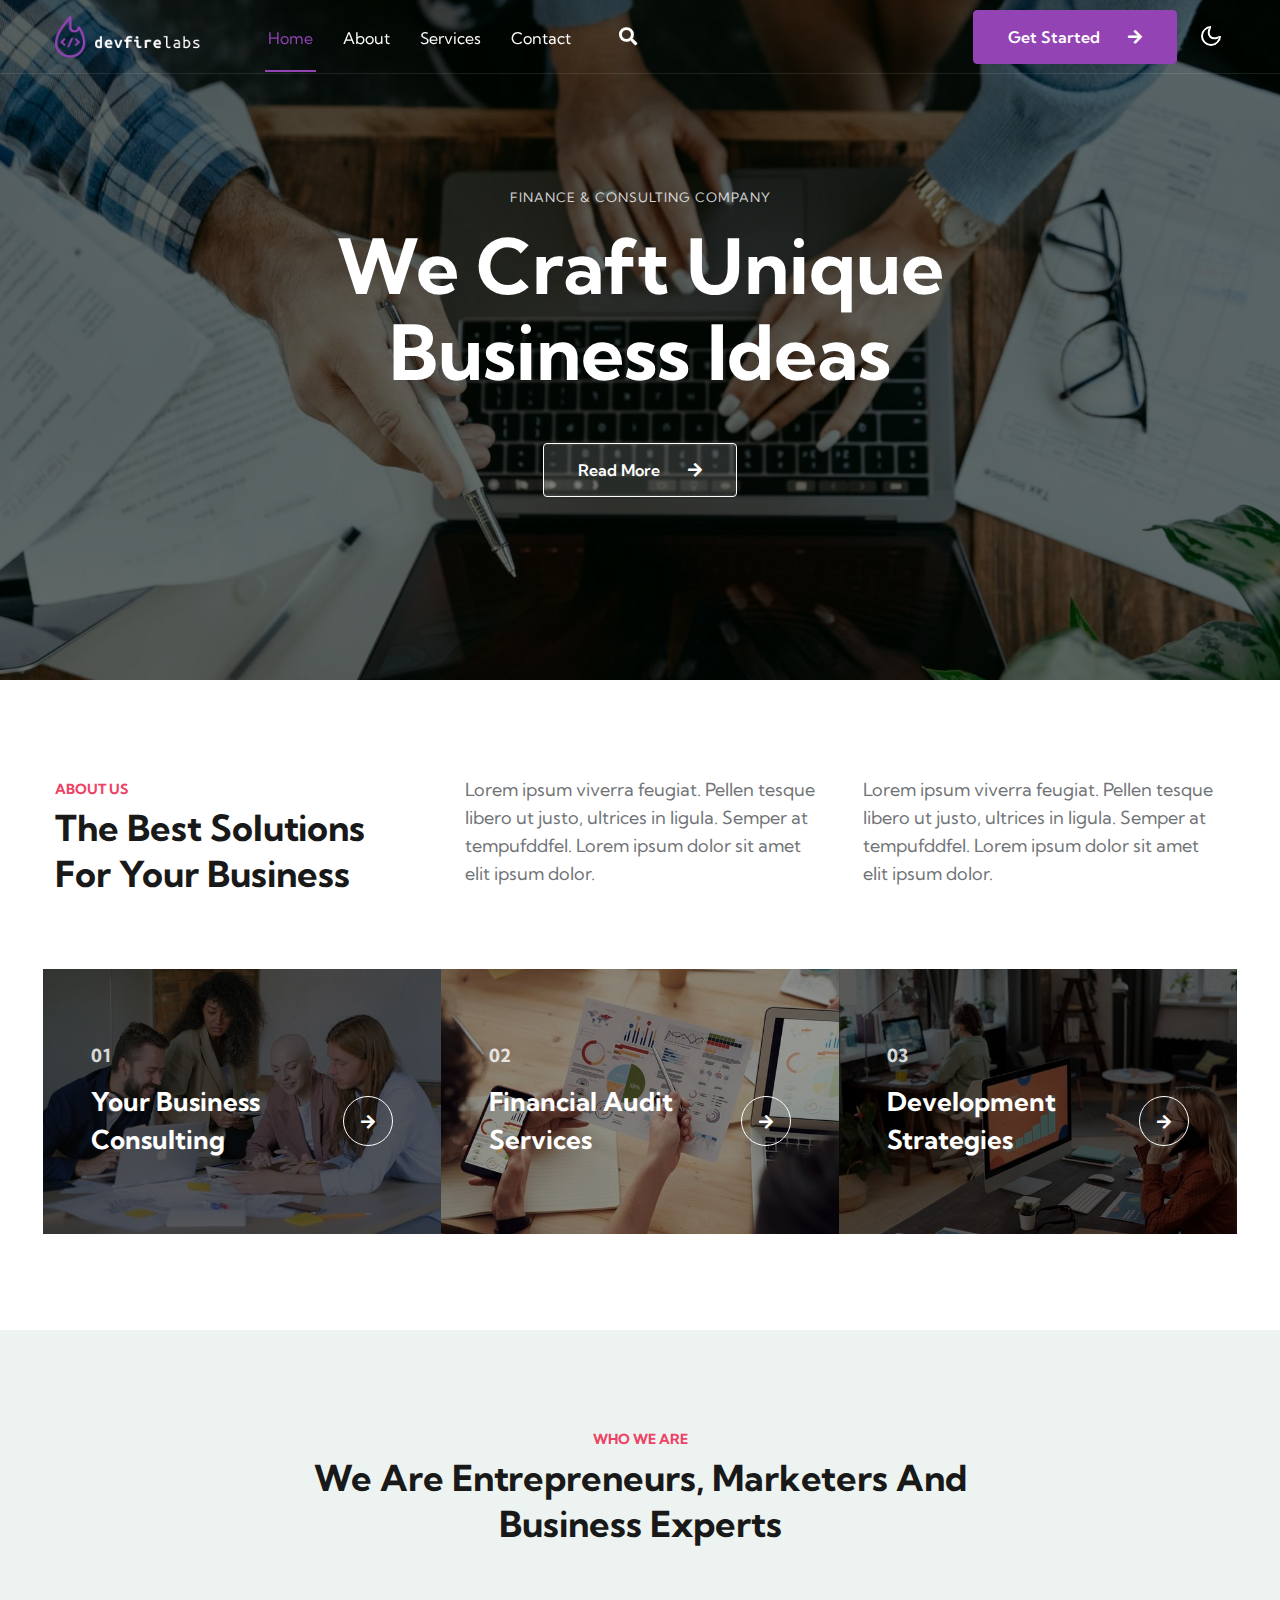
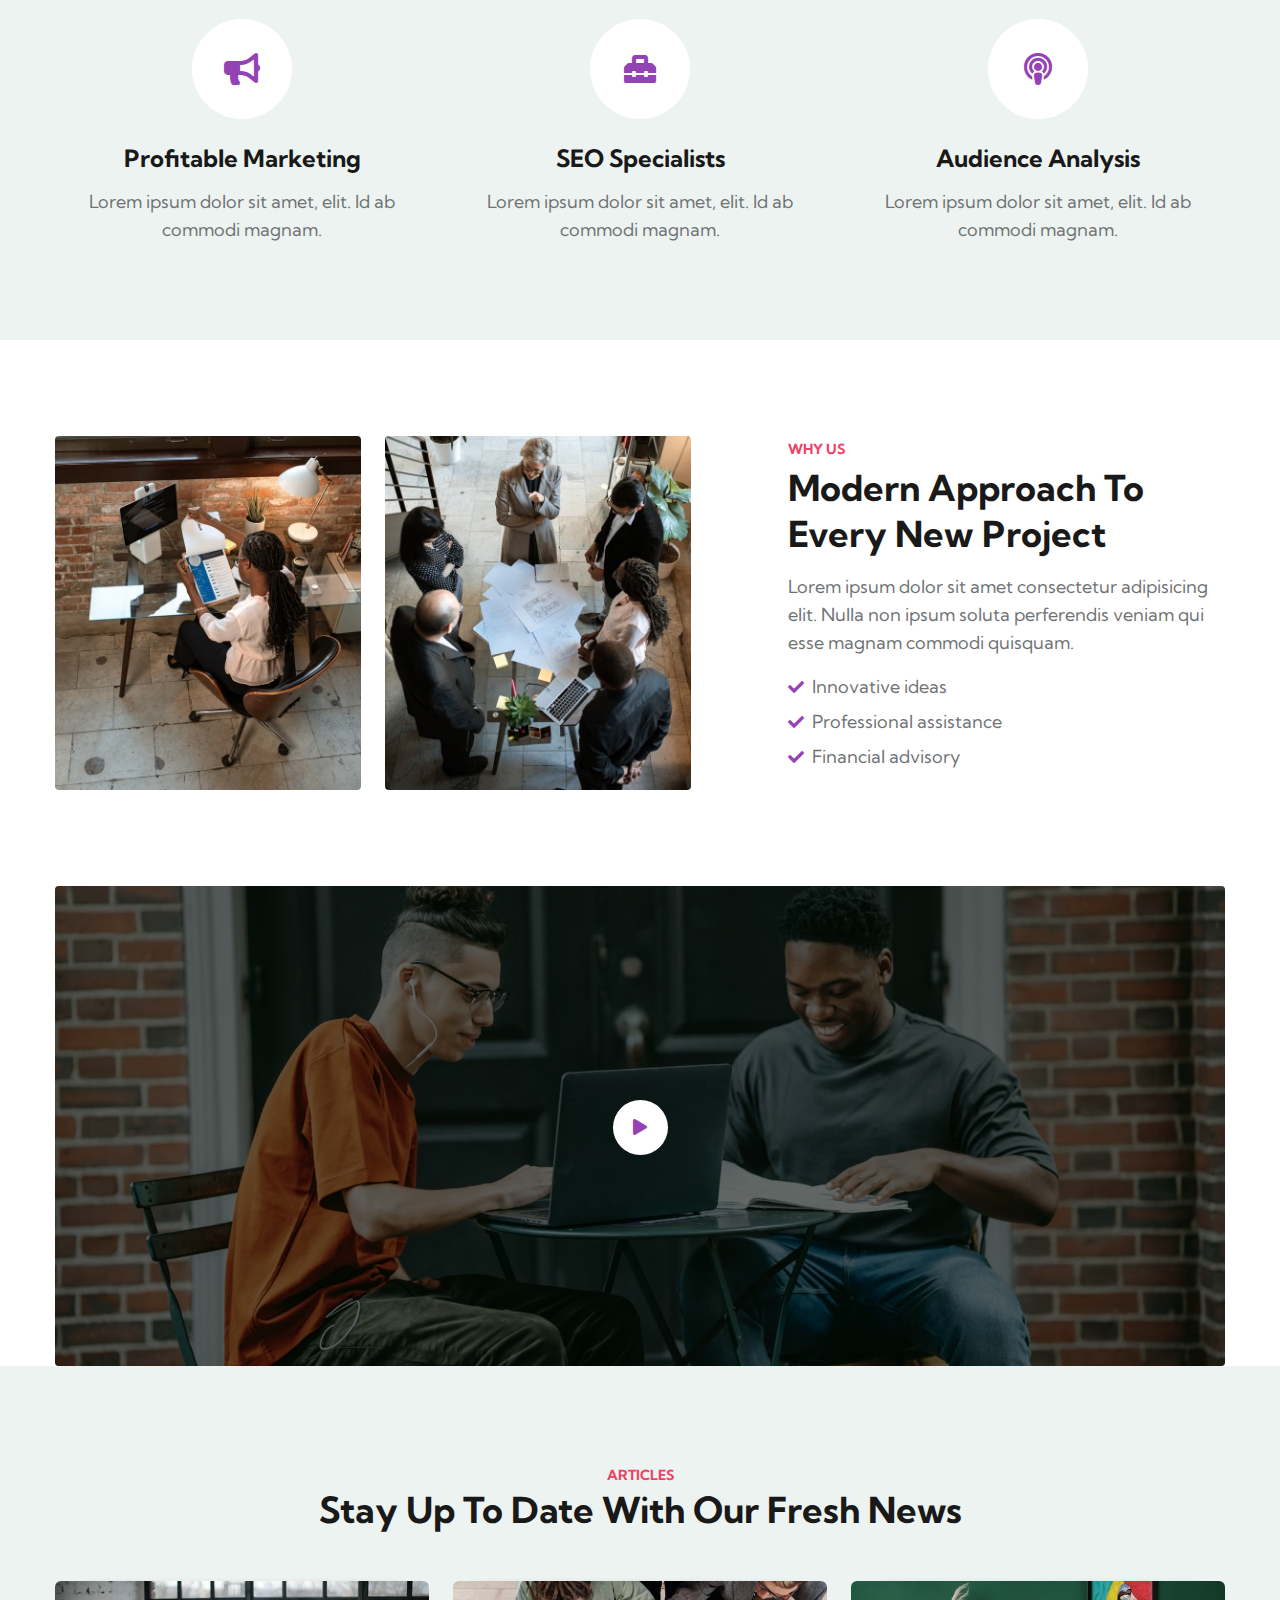
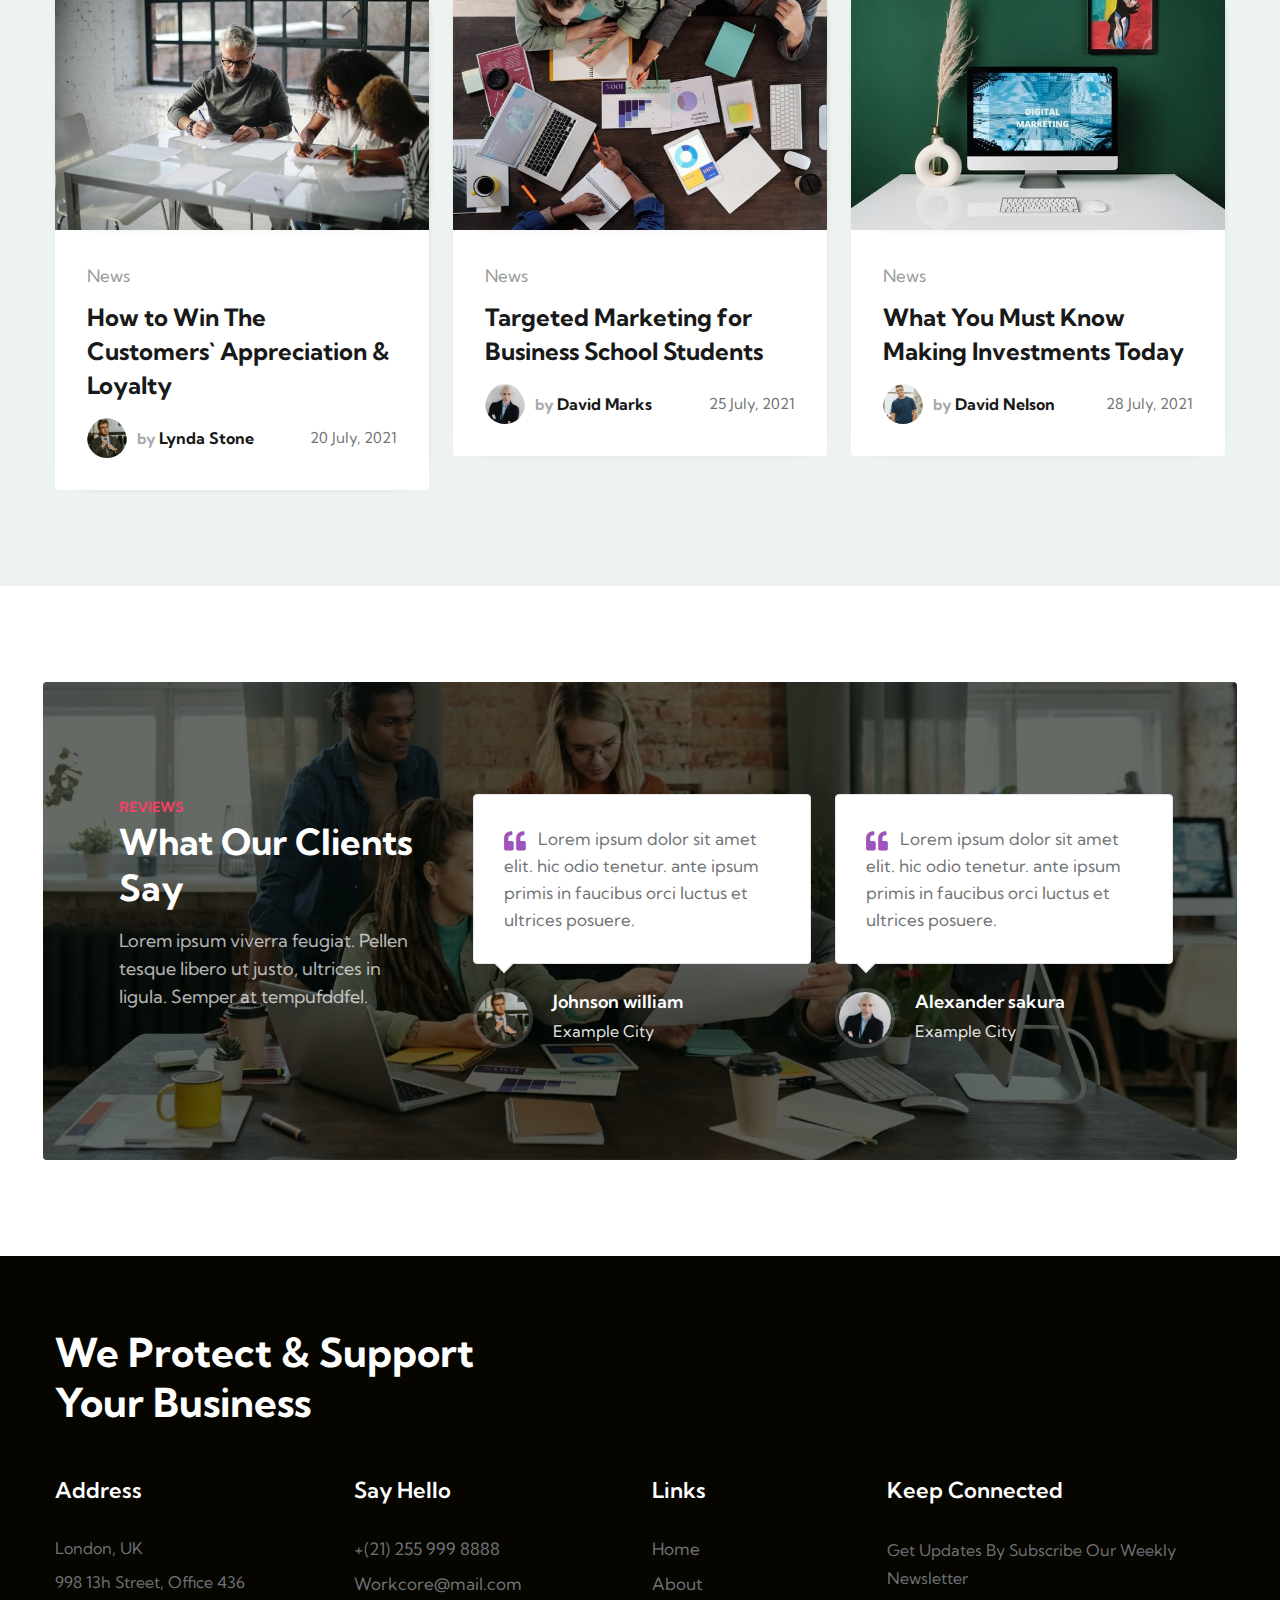
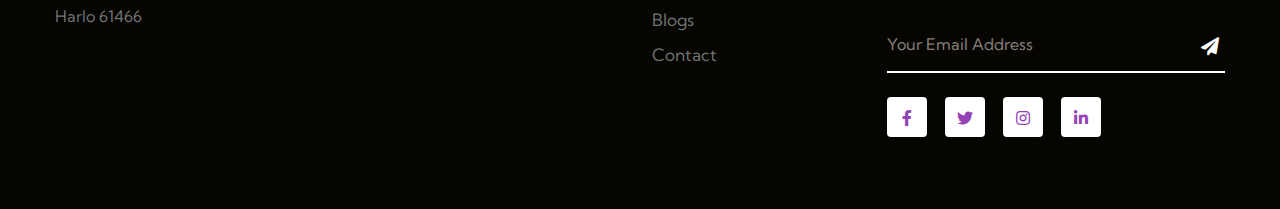
<file: index.html>
<!doctype html>
<html lang="en">

<head>
    <!-- Required meta tags -->
    <meta charset="utf-8">
    <meta name="viewport" content="width=device-width, initial-scale=1, shrink-to-fit=no">
    <title>WorkCore - Business Category Bootstrap Responsive Template | Home :: W3layouts </title>
    <!-- google fonts -->
    <link href="//fonts.googleapis.com/css2?family=Kumbh+Sans:wght@300;400;700&display=swap" rel="stylesheet">
    <!-- Template CSS -->
    <link rel="stylesheet" href="assets/css/style-starter.css">
</head>

<body>
    <!--/Header-->
    <header id="site-header" class="fixed-top">
        <div class="container">
            <nav class="navbar navbar-expand-lg navbar-light stroke py-lg-0">
                <img src="assets/images/logo/devfirelogo-light.png" style="width:150px;height:42px;" alt="Devfire Logo"> <a class="navbar-brand pe-xl-5 pe-lg-4" href="index.html">
                        
                </a></img>
                <button class="navbar-toggler collapsed" type="button" data-bs-toggle="collapse" data-bs-target="#navbarScroll" aria-controls="navbarScroll" aria-expanded="false" aria-label="Toggle navigation">
                    <span class="navbar-toggler-icon fa icon-expand fa-bars"></span>
                    <span class="navbar-toggler-icon fa icon-close fa-times"></span>
                </button>
                <div class="collapse navbar-collapse" id="navbarScroll">
                    <ul class="navbar-nav me-lg-auto my-2 my-lg-0 navbar-nav-scroll">
                        <li class="nav-item">
                            <a class="nav-link active" aria-current="page" href="index.html">Home</a>
                        </li>
                        <li class="nav-item">
                            <a class="nav-link" href="about.html">About</a>
                        </li>
                        <li class="nav-item">
                            <a class="nav-link" href="services.html">Services</a>
                        </li>
                        
                        <li class="nav-item">
                            <a class="nav-link" href="contact.html">Contact</a>
                        </li>
                        <li class="nav-item search-right">
                            <a href="#search" class="btn search-btn" title="search"><span class="fas fa-search me-2" aria-hidden="true"></span></a>
                            <!-- search popup -->
                            <div id="search" class="pop-overlay">
                                <div class="popup">
                                    <h3 class="title-w3l two mb-4 text-left">Search Here</h3>
                                    <form action="#" method="GET" class="search-box d-flex position-relative">
                                        <input type="search" placeholder="Enter Keyword here" name="search" required="required" autofocus="">
                                        <button type="submit" class="btn"><span class="fas fa-search" aria-hidden="true"></span></button>
                                    </form>
                                </div>
                                <a class="close" href="#close">×</a>
                            </div>
                            <!-- /search popup -->
                        </li>
                    </ul>
                    <!--/search-right-->
                    <ul class="header-search me-lg-4">
                        <li class="get-btn">
                            <a href="contact.html" class="btn btn-style btn-primary" title="search">Get Started <i class="fas fa-arrow-right ms-lg-4 ms-2"></i></a>
                        </li>

                    </ul>
                    <!--//search-right-->
                </div>
                <!-- toggle switch for light and dark theme -->
                <div class="mobile-position">
                    <nav class="navigation">
                        <div class="theme-switch-wrapper">
                            <label class="theme-switch" for="checkbox">
                                <input type="checkbox" id="checkbox">
                                <div class="mode-container">
                                    <i class="gg-sun"></i>
                                    <i class="gg-moon"></i>
                                </div>
                            </label>
                        </div>
                    </nav>
                </div>
                <!-- //toggle switch for light and dark theme -->
            </nav>
        </div>
    </header>
    <!--//Header-->
    <!--/Banner-Start-->
    <!--/main-slider -->
    <section class="w3l-main-slider banner-slider position-relative" id="home">
        <div class="owl-one owl-carousel owl-theme">
            <div class="item">
                <div class="slider-info banner-view banner-top1">
                    <div class="container">
                        <div class="banner-info header-hero-19">
                            <h5>Finance & Consulting Company</h5>
                            <h3 class="title-hero-19">We Craft Unique Business Ideas</h3>
                            <a href="about.html" class="btn btn-style btn-banner mt-sm-5 mt-4">Read More <i class="fas fa-arrow-right ms-lg-4 ms-2"></i></a>
                        </div>
                    </div>
                </div>
            </div>
           
        </div>
    </section>
    <!-- //main-slider -->
    <!--/bottom-3-grids-->
    <div class="w3l-3-grids py-5" id="grids-3">
        <div class="container py-md-5 py-2">
            <!--/row-1-->
            <div class="row mb-5 pb-lg-4">
                <div class="col-lg-4 pe-lg-4">
                    <div class="title-content text-left">
                        <h6 class="title-subw3hny mb-1">About Us</h6>
                        <h3 class="title-w3l">The best solutions for your business </h3>
                    </div>
                </div>
                <div class="col-lg-4 mt-lg-0 mt-md-5 mt-4 ps-lg-4">
                    <p class="">Lorem ipsum viverra feugiat. Pellen tesque libero ut justo,
                        ultrices in ligula. Semper at tempufddfel. Lorem ipsum dolor sit amet
                        elit ipsum dolor.</p>
                </div>
                <div class="col-lg-4 mt-lg-0 mt-md-5 mt-4 ps-lg-4">
                    <p class="">Lorem ipsum viverra feugiat. Pellen tesque libero ut justo,
                        ultrices in ligula. Semper at tempufddfel. Lorem ipsum dolor sit amet
                        elit ipsum dolor.</p>
                </div>
            </div>
            <!--//row-1-->
            <div class="row pt-md-0 pt-5">
                <div class="col-lg-4 col-md-6 mt-md-0 mt-sm-4 px-lg-0">
                    <div class="grids3-info position-relative">
                        <a href="#" class="d-block zoom"><img src="assets/images/g1.jpg" alt="" class="img-fluid news-image"></a>
                        <div class="w3-grids3-info">
                            <h6><a href="#category" class="category d-block">01</a></h6>
                            <h4 class="gdnhy-1"><a href="#">Your Business Consulting</a>
                                <a class="w3item-link" href="#">
                                    <i class="fas fa-arrow-right ms-lg-4"></i>
                                </a>
                            </h4>
                        </div>
                    </div>
                </div>
                <div class="col-lg-4 col-md-6 mt-md-0 mt-4 px-lg-0 grids3-info2">
                    <div class="grids3-info second position-relative">
                        <a href="#" class="d-block zoom"><img src="assets/images/g2.jpg" alt="" class="img-fluid news-image"></a>
                        <div class="w3-grids3-info second">
                            <h6><a href="#category" class="category d-block">02</a></h6>
                            <h4 class="gdnhy-1"><a href="#">Financial Audit Services</a>
                                <a class="w3item-link" href="#">
                                    <i class="fas fa-arrow-right ms-lg-4"></i>
                                </a>
                            </h4>

                        </div>
                    </div>
                </div>
                <div class="col-lg-4 col-md-6 mt-lg-0 mt-4 px-lg-0">
                    <div class="grids3-info position-relative">
                        <a href="#" class="d-block zoom"><img src="assets/images/g6.jpg" alt="" class="img-fluid news-image"></a>
                        <div class="w3-grids3-info">
                            <h6><a href="#category" class="category d-block">03</a></h6>

                            <h4 class="gdnhy-1"><a href="#">Development Strategies</a>
                                <a class="w3item-link" href="#">
                                    <i class="fas fa-arrow-right ms-lg-4"></i>
                                </a>
                            </h4>
                        </div>
                    </div>
                </div>
            </div>
        </div>
    </div>
    <!--//bottom-3-grids-->
    <!--/features-section -->
    <section class="w3l-features py-5" id="work">
        <div class="container py-lg-5 py-md-4 py-2">
            <div class="title-content text-center mb-md-5 mb-4">
                <h6 class="title-subw3hny mb-1">Who We Are</h6>
                <h3 class="title-w3l mb-5">We are entrepreneurs, marketers
                    and business experts</h3>
            </div>
            <div class="main-cont-wthree-2 align-items-center text-center pt-lg-4">
                <div class="row align-items-center">
                    <div class="col-lg-4 col-md-6">
                        <div class="grids-1 box-wrap">
                            <div class="icon">
                                <i class="fas fa-bullhorn"></i>
                            </div>
                            <h4><a href="#service" class="title-head mb-3">Profitable Marketing</a></h4>
                            <p class="text-para">Lorem ipsum dolor sit amet, elit. Id ab commodi magnam. </p>
                        </div>
                    </div>
                    <div class="col-lg-4 col-md-6 mt-md-0 mt-5">
                        <div class="grids-1 box-wrap">
                            <div class="icon">
                                <i class="fas fa-toolbox"></i>
                            </div>
                            <h4><a href="#service" class="title-head mb-3">SEO Specialists</a></h4>
                            <p class="text-para">Lorem ipsum dolor sit amet, elit. Id ab commodi magnam. </p>
                        </div>
                    </div>
                    <div class="col-lg-4 col-md-6 mt-lg-0 mt-5">
                        <div class="grids-1 box-wrap">
                            <div class="icon">
                                <i class="fas fa-podcast"></i>
                            </div>
                            <h4><a href="#service" class="title-head mb-3">Audience Analysis</a></h4>
                            <p class="text-para">Lorem ipsum dolor sit amet, elit. Id ab commodi magnam. </p>
                        </div>
                    </div>
                </div>
            </div>
        </div>
    </section>
    <!--//features section -->
    <!--/w3l-midslider-->
    <section class="w3l-midslider py-5" id="midslider">
        <!-- /grids -->
        <div class="container py-md-5">
            <div class="row">
                <div class="col-lg-7 stats_info-images pe-lg-5">
                    <div class="stats_info-images-right row">
                        <div class="col-6 mid-slider-content">
                            <img src="assets/images/ab1.jpg" class="img-fluid radius-image" alt="">
                        </div>
                        <div class="col-6 mid-slider-content">
                            <img src="assets/images/ab2.jpg" class="img-fluid radius-image" alt="">
                        </div>
                    </div>
                </div>
                <div class="col-lg-5 title-content text-left ps-lg-5 mt-lg-0 mt-5">
                    <h6 class="title-subw3hny mb-1">Why Us</h6>
                    <h3 class="title-w3l mb-3">
                        Modern Approach to Every New Project</h3>
                    <p class="mb-3">Lorem ipsum dolor sit amet consectetur adipisicing elit. Nulla non ipsum soluta
                        perferendis
                        veniam qui esse magnam commodi quisquam.</p>
                    <ul class="icon-list-items mt-3">
                        <li class="icon-list-item">
                            <i aria-hidden="true" class="fas fa-check"></i>
                            Innovative ideas
                        </li>
                        <li class="icon-list-item mt-2">
                            <i aria-hidden="true" class="fas fa-check"></i>
                            Professional assistance
                        </li>
                        <li class="icon-list-item mt-2">
                            <i aria-hidden="true" class="fas fa-check"></i>
                            Financial advisory
                        </li>
                    </ul>
                </div>
                <!--/grids -->
            </div>
            <!--/grids -->
        </div>
    </section>
    <!--//w3l-midslider-->
    <!--/home-page-video-popup-->
    <section class="w3l-video-sec" id="video">
        <div class="container">
            <div class="w3l-index5 py-5" id="video">
                <div class="history-info align-self text-center py-5 my-lg-5">
                    <div class="position-relative py-5 my-lg-5">
                        <a href="#video" class="popup-with-zoom-anim play-view text-center position-absolute">
                            <span class="video-play-icon">
                                <span class="fa fa-play"></span>
                            </span>
                        </a>
                        <!-- dialog itself, mfp-hide class is required to make dialog hidden --
                        <div id="small-dialog1" class="zoom-anim-dialog mfp-hide">
                            <iframe src="https://player.vimeo.com/video/124801644" frameborder="0" allow="autoplay; fullscreen" allowfullscreen></iframe>
                        </div>
						 <!-- dialog itself, mfp-hide class is required to make dialog hidden -->
                    </div>
                </div>
            </div>
        </div>
    </section>
    <!-- //home-page-video-popup-->
    <!--/w3l-blog-->
    <section class="w3l-blog">
        <div class="bloghome py-5" id="Newsblog">
            <div class="container py-lg-5 py-md-4 py-2">
                <div class="w3title-header text-center">
                    <h6 class="title-subw3hny">Articles</h6>
                    <h3 class="title-w3l mb-5">Stay up to date with
                        our fresh news</h3>
                </div>
                <div class="row w3l-blogpost-content">
                    <div class="col-lg-4 col-md-6 item mt-md-0 mt-5">
                        <div class="card">
                            <div class="card-header p-0 position-relative">
                                <a href="#blog-single" class="zoom d-block">
                                    <img class="card-img-bottom d-block" src="assets/images/g3.jpg" alt="blog-img">
                                </a>
                            </div>
                            <div class="card-body blog-details">
                                <div class="price-review d-flex justify-content-between mb-1 align-items-center">
                                    <p>News</p>
                                </div>
                                <a href="#blog-single" class="blog-desc">
                                    How to Win The Customers` Appreciation & Loyalty</a>
                            </div>
                            <div class="card-footer">
                                <div class="author align-items-center">
                                    <a href="#author" class="post-author">
                                        <img src="assets/images/team1.jpg" alt="" class="img-fluid rounded-circle">
                                    </a>
                                    <ul class="blog-meta">
                                        <li>
                                            <span class="meta-value">by</span><a href="#author"> Lynda Stone</a>
                                        </li>
                                    </ul>
                                    <div class="date">
                                        <p>20 July, 2021</p>
                                    </div>
                                </div>
                            </div>
                        </div>
                    </div>
                    <div class="col-lg-4 col-md-6 item mt-md-0 mt-5">
                        <div class="card">
                            <div class="card-header p-0 position-relative">
                                <a href="#blog-single" class="zoom d-block">
                                    <img class="card-img-bottom d-block" src="assets/images/g5.jpg" alt="blog-img">
                                </a>
                            </div>
                            <div class="card-body blog-details">
                                <div class="price-review d-flex justify-content-between mb-1 align-items-center">
                                    <p>News</p>
                                </div>
                                <a href="#blog-single" class="blog-desc">
                                    Targeted Marketing for Business School Students</a>
                            </div>
                            <div class="card-footer">
                                <div class="author align-items-center">
                                    <a href="#author" class="post-author">
                                        <img src="assets/images/team2.jpg" alt="" class="img-fluid rounded-circle">
                                    </a>
                                    <ul class="blog-meta">
                                        <li>
                                            <span class="meta-value">by</span><a href="#author"> David Marks</a>
                                        </li>
                                    </ul>
                                    <div class="date">
                                        <p>25 July, 2021</p>
                                    </div>
                                </div>
                            </div>
                        </div>
                    </div>
                    <div class="col-lg-4 col-md-6 item mt-lg-0 mt-5">
                        <div class="card">
                            <div class="card-header p-0 position-relative">
                                <a href="#blog-single" class="zoom d-block">
                                    <img class="card-img-bottom d-block" src="assets/images/g4.jpg" alt="Card image cap">
                                </a>
                            </div>
                            <div class="card-body blog-details">
                                <div class="price-review d-flex justify-content-between mb-1 align-items-center">
                                    <p>News</p>
                                </div>
                                <a href="#blog-single" class="blog-desc">
                                    What You Must Know Making Investments Today</a>
                            </div>
                            <div class="card-footer">
                                <div class="author align-items-center">
                                    <a href="#author" class="post-author">
                                        <img src="assets/images/team3.jpg" alt="" class="img-fluid rounded-circle">
                                    </a>
                                    <ul class="blog-meta">
                                        <li>
                                            <span class="meta-value">by</span><a href="#author"> David Nelson</a>
                                        </li>
                                    </ul>
                                    <div class="date">
                                        <p>28 July, 2021</p>
                                    </div>
                                </div>
                            </div>
                        </div>
                    </div>
                </div>
            </div>
        </div>
    </section>
    <!--//w3l-blog-->
    <!-- testimonials section -->
    <section class="w3l-clients w3l-test py-5" id="testimonials">
        <div class="container py-lg-5 py-md-4 pt-2 pb-5">
            <div class="row w3test-grids p-5">
                <div class="col-lg-4 testimonials-con-left-info py-sm-5 pt-0 py-3">
                    <div class="title-content text-left p-xl-3">
                        <h6 class="title-subw3hny">Reviews</h6>
                        <h3 class="title-w3l two">What Our Clients Say</h3>
                        <p class="test-p mt-3">Lorem ipsum viverra feugiat. Pellen tesque libero ut justo,
                            ultrices in ligula. Semper at tempufddfel.
                        </p>
                    </div>
                </div>
                <div class="col-lg-8 testimonials-con-right mt-lg-0 mt-3 p-xl-3 pb-4">
                    <div id="owl-demo2" class="owl-carousel owl-theme py-sm-5 pt-0 py-3 row">
                        <div class="col-md-6 item">
                            <div class="testimonial-content">
                                <div class="testimonial">

                                    <p><i class="fas fa-quote-left me-2"></i> Lorem ipsum dolor sit amet elit. hic odio tenetur. ante ipsum primis in
                                        faucibus orci luctus et ultrices posuere.</p>
                                </div>
                                <div class="bottom-info mt-4">
                                    <a class="comment-img" href="#url"><img src="assets/images/team1.jpg" class="img-fluid radius-image" alt="placeholder image"></a>
                                    <div class="people-info align-self">
                                        <h3>Johnson william</h3>
                                        <p class="identity">Example City</p>
                                    </div>
                                </div>
                            </div>
                        </div>
                          <div class="col-md-6 item">
                            <div class="testimonial-content">
                                <div class="testimonial">
                                    <p><i class="fas fa-quote-left me-2"></i> Lorem ipsum dolor sit amet elit. hic odio tenetur. ante ipsum primis in
                                        faucibus orci luctus et ultrices posuere.</p>
                                </div>
                                <div class="bottom-info mt-4">
                                    <a class="comment-img" href="#url"><img src="assets/images/team2.jpg" class="img-fluid radius-image" alt="placeholder image"></a>
                                    <div class="people-info align-self">
                                        <h3>Alexander sakura</h3>
                                        <p class="identity">Example City</p>
                                    </div>
                                </div>
                            </div>
                        </div>
                    </div>
                </div>
            </div>
        </div>
    </section>
    <!-- //testimonials section -->
    <!--/w3l-footer-29-main-->
    <footer class="w3l-footer-29-main">
        <div class="footer-29 py-5">
            <div class="container py-lg-4">
                <h2>We protect & support<br>
                    your business</h2>
                <div class="row footer-top-29 mt-md-5 mt-4">
                    <div class="col-lg-3 col-md-6 footer-list-29 footer-1">
                        <h6 class="footer-title-29">Address</h6>
                        <div class="footer-listw3-grids">
                            <ul class="footer-listw3">
                                <li>London, UK</li>
                                <li>998 13h Street, Office 436</li>
                                <li>Harlo 61466</li>
                            </ul>

                        </div>

                    </div>
                    <div class="col-lg-3 col-md-6 footer-list-29 footer-3 mt-lg-0 mt-5 pe-lg-5">
                        <h6 class="footer-title-29">Say hello</h6>
                        <div class="footer-listw3-grids">
                            <ul class="footer-listw3">
                                <li><a href="tel:+(21) 255 999 8888">+(21) 255 999 8888</a></li>
                                <li><a href="mailto:Workcore@mail.com" class="mail">Workcore@mail.com</a></li>

                            </ul>

                        </div>
                    </div>
                    <div class="col-lg-2 col-md-6 footer-list-29 footer-3 mt-lg-0 mt-5 pe-lg-5">
                        <h6 class="footer-title-29">Links</h6>
                        <div class="footer-listw3-grids">
                            <ul class="footer-listw3">
                                <li><a href="index.html">Home</a></li>
                                <li><a href="about.html">About</a></li>
                                <li><a href="#">Blogs</a></li>
                                <li><a href="contact.html">Contact</a></li>
                            </ul>
                        </div>
                    </div>
                    <div class="col-lg-4 col-md-6 footer-list-29 footer-4 mt-lg-0 mt-5 ps-lg-5">
                        <h6 class="footer-title-29">Keep Connected</h6>
                        <p>Get Updates By Subscribe Our Weekly Newsletter</p>

                        <form action="#" class="subscribe" method="post">
                            <input type="email" name="email" placeholder="Your Email Address" required="">
                            <button><span class="fas fa-paper-plane"></span></button>
                        </form>
                        <div class="main-social-footer-29 mt-4">
                            <a href="#facebook" class="facebook"><span class="fab fa-facebook-f"></span></a>
                            <a href="#twitter" class="twitter"><span class="fab fa-twitter"></span></a>
                            <a href="#instagram" class="instagram"><span class="fab fa-instagram"></span></a>

                            <a href="#linkd" class="linkd"><span class="fab fa-linkedin-in"></span></a>
                        </div>
                    </div>
                </div>
        
            </div>
        </div>

        <!-- move top -->
        <button onclick="topFunction()" id="movetop" title="Go to top">
            <span class="fa fa-angle-up"></span>
        </button>
        <script>
            // When the user scrolls down 20px from the top of the document, show the button
            window.onscroll = function() {
                scrollFunction()
            };

            function scrollFunction() {
                if (document.body.scrollTop > 20 || document.documentElement.scrollTop > 20) {
                    document.getElementById("movetop").style.display = "block";
                } else {
                    document.getElementById("movetop").style.display = "none";
                }
            }

            // When the user clicks on the button, scroll to the top of the document
            function topFunction() {
                document.body.scrollTop = 0;
                document.documentElement.scrollTop = 0;
            }

        </script>
        <!-- //move top -->
    </footer>
    <!-- Template JavaScript -->
    <script src="assets/js/jquery-3.3.1.min.js"></script>
    <script src="assets/js/theme-change.js"></script>
   
    <!-- MENU-JS -->
    <script>
        $(window).on("scroll", function() {
            var scroll = $(window).scrollTop();

            if (scroll >= 80) {
                $("#site-header").addClass("nav-fixed");
            } else {
                $("#site-header").removeClass("nav-fixed");
            }
        });

        //Main navigation Active Class Add Remove
        $(".navbar-toggler").on("click", function() {
            $("header").toggleClass("active");
        });
        $(document).on("ready", function() {
            if ($(window).width() > 991) {
                $("header").removeClass("active");
            }
            $(window).on("resize", function() {
                if ($(window).width() > 991) {
                    $("header").removeClass("active");
                }
            });
        });

    </script>
    <!-- //MENU-JS -->

    <!-- disable body scroll which navbar is in active -->
    <script>
        $(function() {
            $('.navbar-toggler').click(function() {
                $('body').toggleClass('noscroll');
            })
        });

    </script>
    <!-- //disable body scroll which navbar is in active -->

    <!-- //bootstrap -->
    <script src="assets/js/bootstrap.min.js"></script>

</body>

</html>
</file>
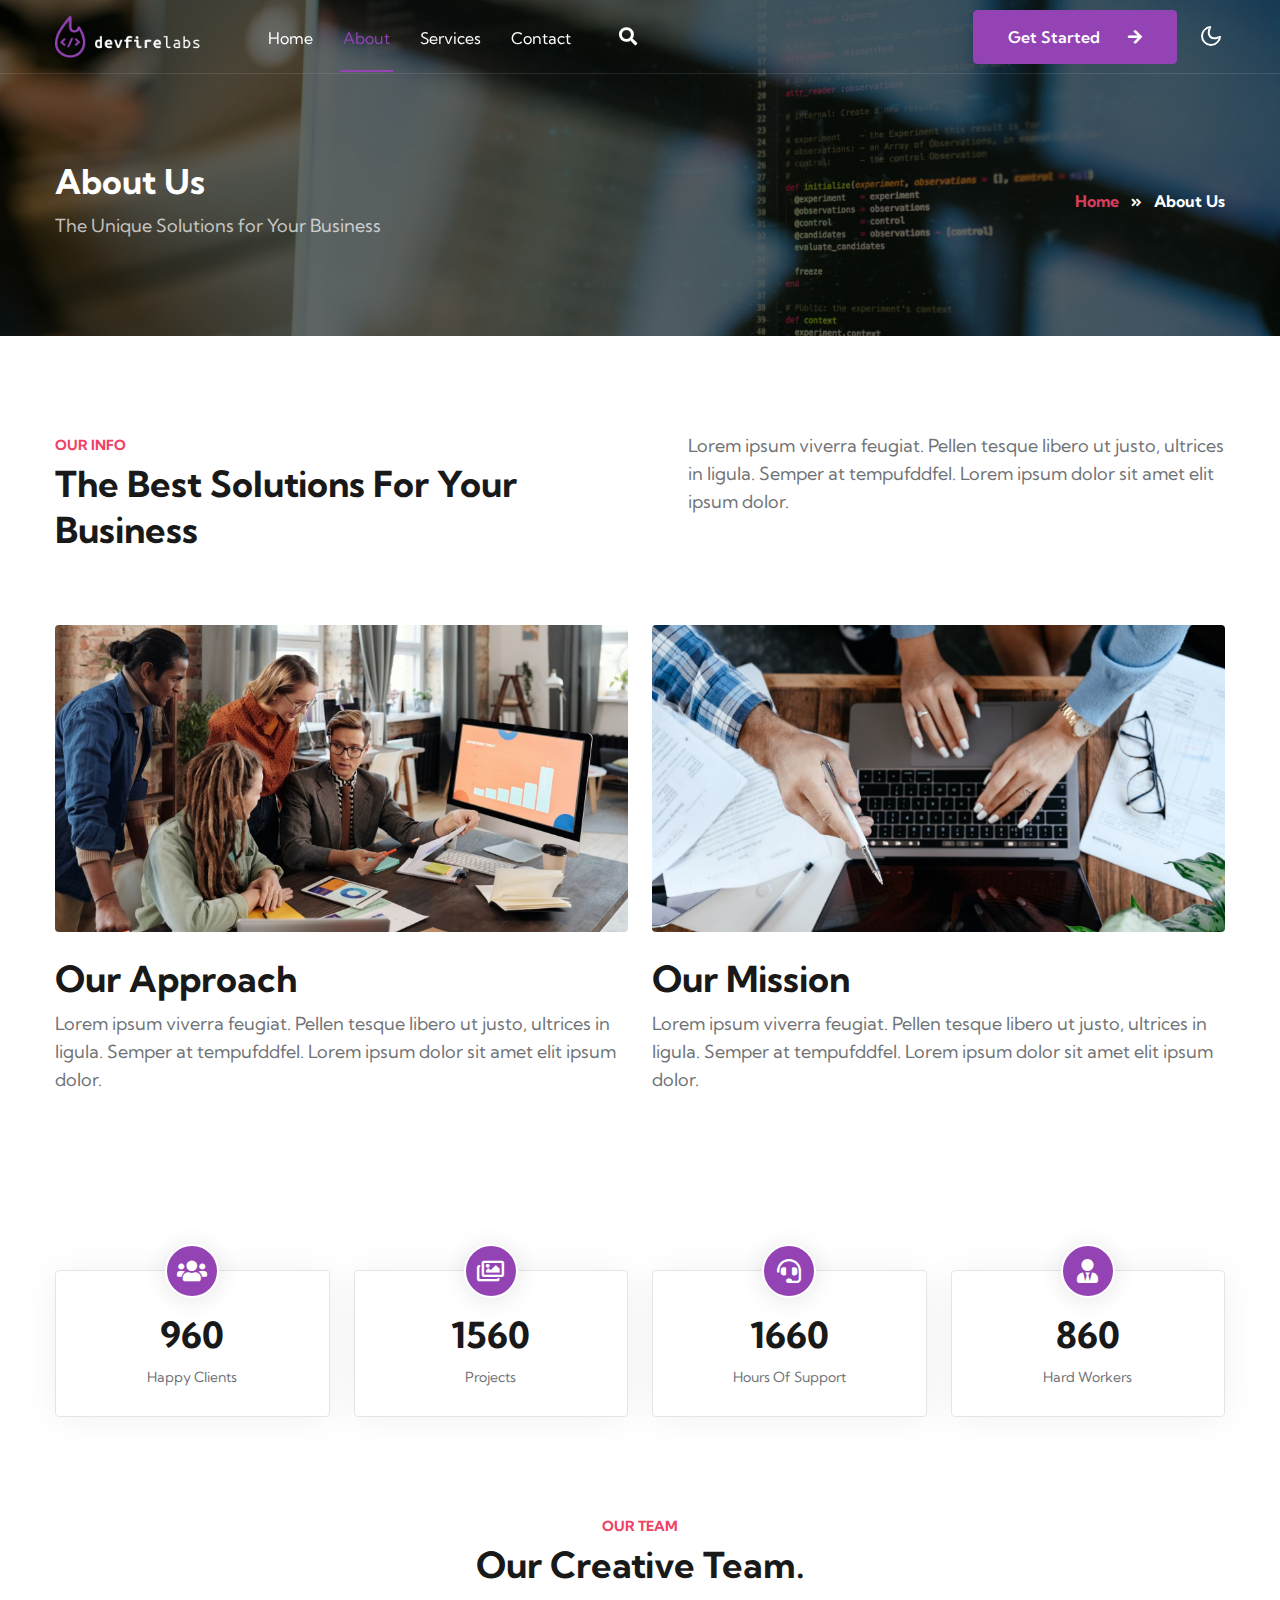
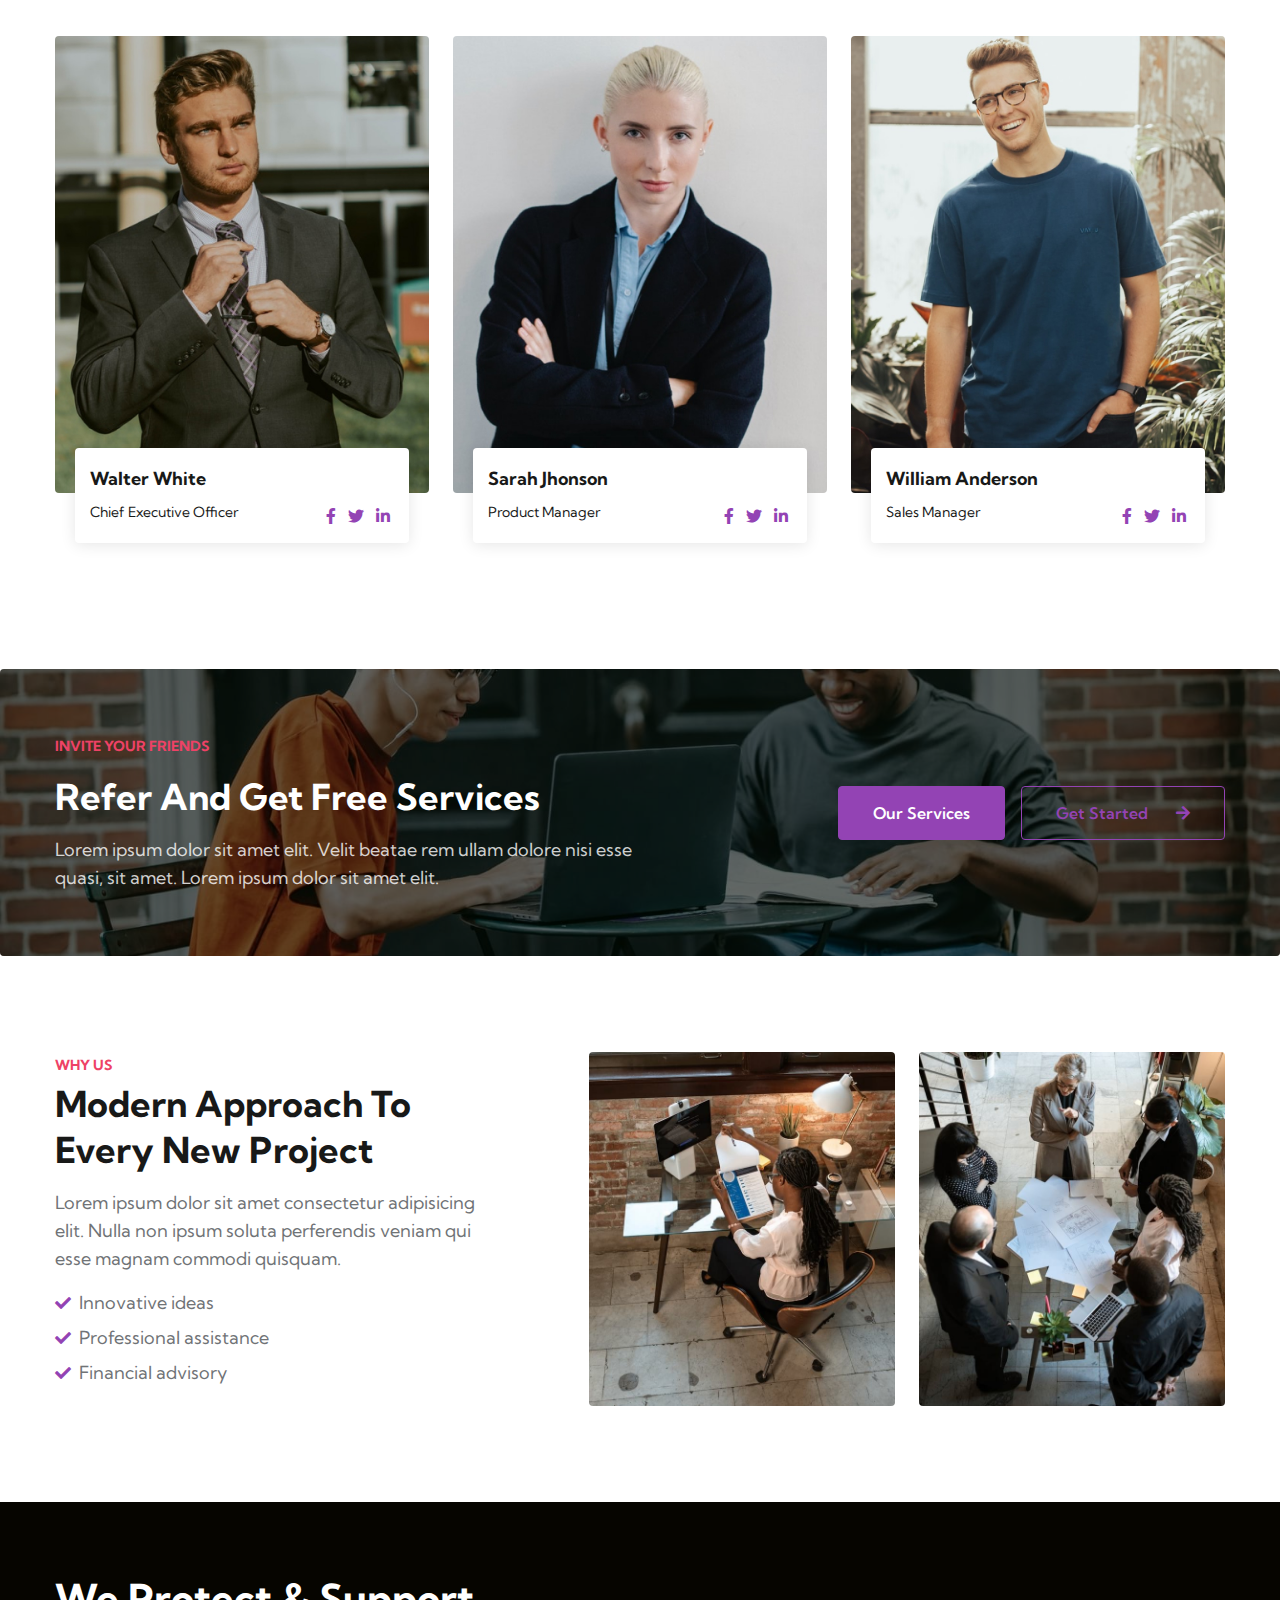
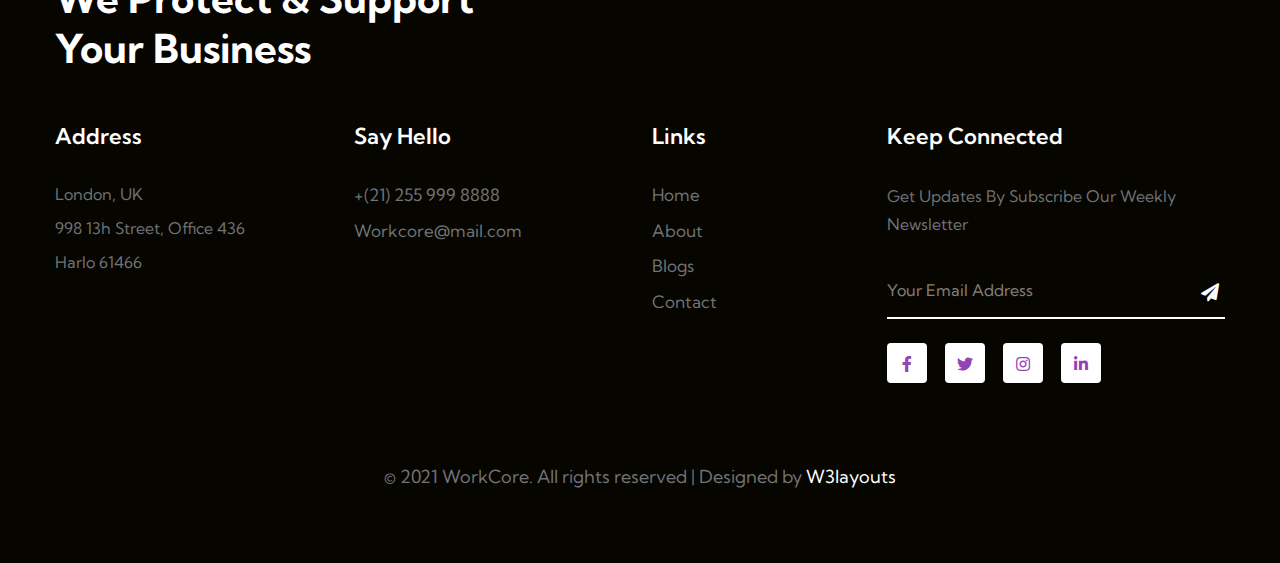
<file: about.html>
<!doctype html>
<html lang="en">

<head>
    <!-- Required meta tags -->
    <meta charset="utf-8">
    <meta name="viewport" content="width=device-width, initial-scale=1, shrink-to-fit=no">
    <title>WorkCore - Business Category Bootstrap Responsive Template | About :: W3layouts </title>
    <!-- google fonts -->
    <link href="//fonts.googleapis.com/css2?family=Kumbh+Sans:wght@300;400;700&display=swap" rel="stylesheet">
    <!-- Template CSS -->
    <link rel="stylesheet" href="assets/css/style-starter.css">
</head>

<body>
    <!--/Header-->
    <header id="site-header" class="fixed-top">
        <div class="container">
            <nav class="navbar navbar-expand-lg navbar-light stroke py-lg-0">
                <img src="assets/images/logo/devfirelogo-light.png" style="width:150px;height:42px;" alt="Devfire Logo"> <a class="navbar-brand pe-xl-5 pe-lg-4" href="index.html">
                        
                </a></img>
                <button class="navbar-toggler collapsed" type="button" data-bs-toggle="collapse" data-bs-target="#navbarScroll" aria-controls="navbarScroll" aria-expanded="false" aria-label="Toggle navigation">
                    <span class="navbar-toggler-icon fa icon-expand fa-bars"></span>
                    <span class="navbar-toggler-icon fa icon-close fa-times"></span>
                </button>
                <div class="collapse navbar-collapse" id="navbarScroll">
                    <ul class="navbar-nav me-lg-auto my-2 my-lg-0 navbar-nav-scroll">
                        <li class="nav-item">
                            <a class="nav-link" aria-current="page" href="index.html">Home</a>
                        </li>
                        <li class="nav-item">
                            <a class="nav-link active" href="about.html">About</a>
                        </li>
                        <li class="nav-item">
                            <a class="nav-link" href="services.html">Services</a>
                        </li>
                        <li class="nav-item">
                            <a class="nav-link" href="contact.html">Contact</a>
                        </li>
                        <li class="nav-item search-right">
                            <a href="#search" class="btn search-btn" title="search"><span class="fas fa-search me-2" aria-hidden="true"></span></a>
                            <!-- search popup -->
                            <div id="search" class="pop-overlay">
                                <div class="popup">
                                    <h3 class="title-w3l two mb-4 text-left">Search Here</h3>
                                    <form action="#" method="GET" class="search-box d-flex position-relative">
                                        <input type="search" placeholder="Enter Keyword here" name="search" required="required" autofocus="">
                                        <button type="submit" class="btn"><span class="fas fa-search" aria-hidden="true"></span></button>
                                    </form>
                                </div>
                                <a class="close" href="#close">×</a>
                            </div>
                            <!-- /search popup -->
                        </li>
                    </ul>
                    <!--/search-right-->
                    <ul class="header-search me-lg-4">
                        <li class="get-btn">
                            <a href="contact.html" class="btn btn-style btn-primary" title="search">Get Started <i class="fas fa-arrow-right ms-lg-4 ms-2"></i></a>
                        </li>

                    </ul>
                    <!--//search-right-->
                </div>
                <!-- toggle switch for light and dark theme -->
                <div class="mobile-position">
                    <nav class="navigation">
                        <div class="theme-switch-wrapper">
                            <label class="theme-switch" for="checkbox">
                                <input type="checkbox" id="checkbox">
                                <div class="mode-container">
                                    <i class="gg-sun"></i>
                                    <i class="gg-moon"></i>
                                </div>
                            </label>
                        </div>
                    </nav>
                </div>
                <!-- //toggle switch for light and dark theme -->
            </nav>
        </div>
    </header>
    <!--//Header-->
    <!--/inner-page-->
    <div class="inner-banner py-5">
        <section class="w3l-breadcrumb text-left py-sm-5 ">
            <div class="container">
                <div class="w3breadcrumb-gids">
                    <div class="w3breadcrumb-left text-left">
                        <h2 class="inner-w3-title">
                            About Us </h2>
                        <p class="inner-page-para mt-2">
                            The Unique Solutions
                            for Your Business</p>
                    </div>
                    <div class="w3breadcrumb-right">
                        <ul class="breadcrumbs-custom-path">
                            <li><a href="index.html">Home</a></li>
                            <li class="active"><span class="fas fa-angle-double-right mx-2"></span> About Us</li>
                        </ul>
                    </div>
                </div>

            </div>
        </section>
    </div>
    <!--//inner-page-->
    <!--/bottom-3-grids-->
    <div class="w3l-3-grids py-5" id="grids-3">
        <div class="container py-md-5 py-2">
            <!--/row-1-->
            <div class="row mb-5 pb-lg-4">
                <div class="col-lg-6 pe-lg-4">
                    <div class="title-content text-left">
                        <h6 class="title-subw3hny mb-1">Our Info</h6>
                        <h3 class="title-w3l">The best solutions for your business </h3>
                    </div>
                </div>

                <div class="col-lg-6 mt-lg-0 mt-md-5 mt-4 ps-lg-5">
                    <p class="">Lorem ipsum viverra feugiat. Pellen tesque libero ut justo,
                        ultrices in ligula. Semper at tempufddfel. Lorem ipsum dolor sit amet
                        elit ipsum dolor.</p>
                </div>
            </div>
            <!--//row-1-->
            <div class="row pt-md-0 pt-5">
                <div class="col-md-6">
                    <div class="abw3-info">
                        <img src="assets/images/banner5.jpg" alt="" class="img-fluid radius-image">
                        <h3 class="title-w3l mt-4 mb-2">Our Approach</h3>
                        <p class="">Lorem ipsum viverra feugiat. Pellen tesque libero ut justo,
                            ultrices in ligula. Semper at tempufddfel. Lorem ipsum dolor sit amet
                            elit ipsum dolor.</p>
                    </div>
                </div>
                <div class="col-md-6 mt-md-0 mt-4">
                    <div class="abw3-info">
                        <img src="assets/images/banner1.jpg" alt="" class="img-fluid radius-image">
                        <h3 class="title-w3l mt-4 mb-2">Our Mission</h3>
                        <p class="">Lorem ipsum viverra feugiat. Pellen tesque libero ut justo,
                            ultrices in ligula. Semper at tempufddfel. Lorem ipsum dolor sit amet
                            elit ipsum dolor.</p>
                    </div>
                </div>

            </div>
        </div>
    </div>
    <!--//bottom-3-grids-->
    <!--/Counts-Section-->
    <section id="counts" class="w3lcounts">
        <div class="container">
            <div class="row">
                <div class="col-lg-3 col-md-6 w3stats_info counter_grid">
                    <div class="count-box">
                        <i class="fas fa-users"></i>
                        <p class="counter">960</p>
                        <p>Happy Clients</p>
                    </div>
                </div>

                <div class="col-lg-3 col-md-6 mt-5 mt-md-0 w3stats_info counter_grid">
                    <div class="count-box">
                        <i class="far fa-images"></i>
                        <p class="counter">1560</p>
                        <p>Projects</p>
                    </div>
                </div>

                <div class="col-lg-3 col-md-6 mt-5 mt-lg-0 w3stats_info counter_grid">
                    <div class="count-box">
                        <i class="fas fa-headset"></i>
                        <p class="counter">1660</p>
                        <p>Hours Of Support</p>
                    </div>
                </div>

                <div class="col-lg-3 col-md-6 mt-5 mt-lg-0 w3stats_info counter_grid">
                    <div class="count-box">
                        <i class="fas fa-user-tie"></i>
                        <p class="counter">860</p>
                        <p>Hard Workers</p>
                    </div>
                </div>

            </div>

        </div>
    </section>
    <!--//Counts-Section-->
    <!--/team-->
    <section id="team" class="w3lteam py-5">
        <div class="container py-md-5">
            <div class="title-content text-center">
                <h6 class="title-subw3hny mb-1">Our Team</h6>
                <h3 class="title-w3l mb-5">Our Creative Team.</h3>
            </div>
            <div class="row">
                <div class="col-lg-4 col-md-6">
                    <div class="member">
                        <div class="pic"><img src="assets/images/team1.jpg" class="img-fluid radius-image" alt=""></div>
                        <div class="member-info">
                            <h4>Walter White</h4>
                            <span>Chief Executive Officer</span>
                            <div class="social">
                                <a href="#facebook" class="facebook"><span class="fab fa-facebook-f"></span></a>
                                <a href="#twitter" class="twitter"><span class="fab fa-twitter"></span></a>


                                <a href="#linkd" class="linkd"><span class="fab fa-linkedin-in"></span></a>
                            </div>
                        </div>
                    </div>
                </div>

                <div class="col-lg-4 col-md-6">
                    <div class="member">
                        <div class="pic"><img src="assets/images/team2.jpg" class="img-fluid radius-image" alt=""></div>
                        <div class="member-info">
                            <h4>Sarah Jhonson</h4>
                            <span>Product Manager</span>
                            <div class="social">
                                <a href="#facebook" class="facebook"><span class="fab fa-facebook-f"></span></a>
                                <a href="#twitter" class="twitter"><span class="fab fa-twitter"></span></a>


                                <a href="#linkd" class="linkd"><span class="fab fa-linkedin-in"></span></a>
                            </div>
                        </div>
                    </div>
                </div>

                <div class="col-lg-4 col-md-6">
                    <div class="member">
                        <div class="pic"><img src="assets/images/team3.jpg" class="img-fluid radius-image" alt=""></div>
                        <div class="member-info">
                            <h4>William Anderson</h4>
                            <span>Sales Manager</span>
                            <div class="social">
                                <a href="#facebook" class="facebook"><span class="fab fa-facebook-f"></span></a>
                                <a href="#twitter" class="twitter"><span class="fab fa-twitter"></span></a>

                                <a href="#linkd" class="linkd"><span class="fab fa-linkedin-in"></span></a>
                            </div>
                        </div>
                    </div>
                </div>

            </div>

        </div>
    </section><!-- End Team Section -->
    <!--/w3l-project-->
    <section class="w3l-index5 py-5">
        <div class="container py-md-3">
            <div class="w3l-project-in">
                <div class="row">
                    <div class="col-lg-7">
                        <div class="bottom-info">
                            <div class="header-section pe-lg-5">
                                <h5 class="title-subw3hny mb-3">Invite Your Friends</h5>
                                <h3 class="title-w3l two mb-3">Refer and Get Free Services
                                </h3>
                                <p>Lorem ipsum dolor sit amet elit. Velit beatae rem ullam dolore nisi esse quasi, sit
                                    amet. Lorem ipsum
                                    dolor sit amet elit.</p>
                            </div>
                        </div>
                    </div>
                    <div class="col-lg-5 align-self mt-lg-0 mt-sm-5 mt-4">
                        <div class="w3l-buttons d-sm-flex justify-content-end">
                            <a href="services.html" class="btn btn-style btn-primary">Our Services</a>
                            <a href="contact.html" class="btn btn-style transparant-btn ms-sm-3">Get Started <i class="fas fa-arrow-right ms-lg-4 ms-2"></i> </a>
                        </div>
                    </div>
                </div>
            </div>
        </div>
    </section>
    <!--//w3l-project-->
    <!--/w3l-midslider-->
    <section class="w3l-midslider py-5" id="midslider">
        <!-- /grids -->
        <div class="container py-md-5">
            <div class="row">
                <div class="col-lg-5 title-content text-left pe-lg-5 mb-lg-0 mb-5">
                    <h6 class="title-subw3hny mb-1">Why Us</h6>
                    <h3 class="title-w3l mb-3">
                        Modern Approach to Every New Project</h3>
                    <p class="mb-3">Lorem ipsum dolor sit amet consectetur adipisicing elit. Nulla non ipsum soluta
                        perferendis
                        veniam qui esse magnam commodi quisquam.</p>
                    <ul class="icon-list-items mt-3">
                        <li class="icon-list-item">
                            <i aria-hidden="true" class="fas fa-check"></i>
                            Innovative ideas
                        </li>
                        <li class="icon-list-item mt-2">
                            <i aria-hidden="true" class="fas fa-check"></i>
                            Professional assistance
                        </li>
                        <li class="icon-list-item mt-2">
                            <i aria-hidden="true" class="fas fa-check"></i>
                            Financial advisory

                        </li>

                    </ul>

                </div>
                <!-- /grids -->
                <div class="col-lg-7 stats_info-images ps-lg-5">
                    <div class="stats_info-images-right row">
                        <div class="col-6 mid-slider-content">
                            <img src="assets/images/ab1.jpg" class="img-fluid radius-image" alt="">
                        </div>
                        <div class="col-6 mid-slider-content">
                            <img src="assets/images/ab2.jpg" class="img-fluid radius-image" alt="">
                        </div>
                    </div>
                </div>

            </div>
            <!-- /grids -->
        </div>
    </section>
    <!--//w3l-midslider-->



    <!--/w3l-footer-29-main-->
    <footer class="w3l-footer-29-main">
        <div class="footer-29 py-5">
            <div class="container py-lg-4">
                <h2>We protect & support<br>
                    your business</h2>
                <div class="row footer-top-29 mt-md-5 mt-4">
                    <div class="col-lg-3 col-md-6 footer-list-29 footer-1">
                        <h6 class="footer-title-29">Address</h6>
                        <div class="footer-listw3-grids">
                            <ul class="footer-listw3">
                                <li>London, UK</li>
                                <li>998 13h Street, Office 436</li>
                                <li>Harlo 61466</li>
                            </ul>

                        </div>

                    </div>
                    <div class="col-lg-3 col-md-6 footer-list-29 footer-3 mt-lg-0 mt-5 pe-lg-5">
                        <h6 class="footer-title-29">Say hello</h6>
                        <div class="footer-listw3-grids">
                            <ul class="footer-listw3">
                                <li><a href="tel:+(21) 255 999 8888">+(21) 255 999 8888</a></li>
                                <li><a href="mailto:Workcore@mail.com" class="mail">Workcore@mail.com</a></li>

                            </ul>

                        </div>
                    </div>
                    <div class="col-lg-2 col-md-6 footer-list-29 footer-3 mt-lg-0 mt-5 pe-lg-5">
                        <h6 class="footer-title-29">Links</h6>
                        <div class="footer-listw3-grids">
                            <ul class="footer-listw3">
                                <li><a href="index.html">Home</a></li>
                                <li><a href="about.html">About</a></li>
                                <li><a href="#">Blogs</a></li>
                                <li><a href="contact.html">Contact</a></li>
                            </ul>
                        </div>
                    </div>
                    <div class="col-lg-4 col-md-6 footer-list-29 footer-4 mt-lg-0 mt-5 ps-lg-5">
                        <h6 class="footer-title-29">Keep Connected</h6>
                        <p>Get Updates By Subscribe Our Weekly Newsletter</p>

                        <form action="#" class="subscribe" method="post">
                            <input type="email" name="email" placeholder="Your Email Address" required="">
                            <button><span class="fas fa-paper-plane"></span></button>
                        </form>
                        <div class="main-social-footer-29 mt-4">
                            <a href="#facebook" class="facebook"><span class="fab fa-facebook-f"></span></a>
                            <a href="#twitter" class="twitter"><span class="fab fa-twitter"></span></a>
                            <a href="#instagram" class="instagram"><span class="fab fa-instagram"></span></a>

                            <a href="#linkd" class="linkd"><span class="fab fa-linkedin-in"></span></a>
                        </div>
                    </div>
                </div>
                <div class="bottom-copies text-center">
                    <p class="copy-footer-29">© 2021 WorkCore. All rights reserved | Designed by <a href="https://w3layouts.com">W3layouts</a></p>
                </div>
            </div>
        </div>

        <!-- move top -->
        <button onclick="topFunction()" id="movetop" title="Go to top">
            <span class="fa fa-angle-up"></span>
        </button>
        <script>
            // When the user scrolls down 20px from the top of the document, show the button
            window.onscroll = function() {
                scrollFunction()
            };

            function scrollFunction() {
                if (document.body.scrollTop > 20 || document.documentElement.scrollTop > 20) {
                    document.getElementById("movetop").style.display = "block";
                } else {
                    document.getElementById("movetop").style.display = "none";
                }
            }

            // When the user clicks on the button, scroll to the top of the document
            function topFunction() {
                document.body.scrollTop = 0;
                document.documentElement.scrollTop = 0;
            }

        </script>
        <!-- //move top -->
    </footer>
    <!-- Template JavaScript -->
    <script src="assets/js/jquery-3.3.1.min.js"></script>
    <script src="assets/js/theme-change.js"></script>

    <!-- MENU-JS -->
    <script>
        $(window).on("scroll", function() {
            var scroll = $(window).scrollTop();

            if (scroll >= 80) {
                $("#site-header").addClass("nav-fixed");
            } else {
                $("#site-header").removeClass("nav-fixed");
            }
        });

        //Main navigation Active Class Add Remove
        $(".navbar-toggler").on("click", function() {
            $("header").toggleClass("active");
        });
        $(document).on("ready", function() {
            if ($(window).width() > 991) {
                $("header").removeClass("active");
            }
            $(window).on("resize", function() {
                if ($(window).width() > 991) {
                    $("header").removeClass("active");
                }
            });
        });

    </script>
    <!-- //MENU-JS -->

    <!-- disable body scroll which navbar is in active -->
    <script>
        $(function() {
            $('.navbar-toggler').click(function() {
                $('body').toggleClass('noscroll');
            })
        });

    </script>
    <!-- //disable body scroll which navbar is in active -->

    <!-- //bootstrap -->
    <script src="assets/js/bootstrap.min.js"></script>

</body>

</html>
</file>
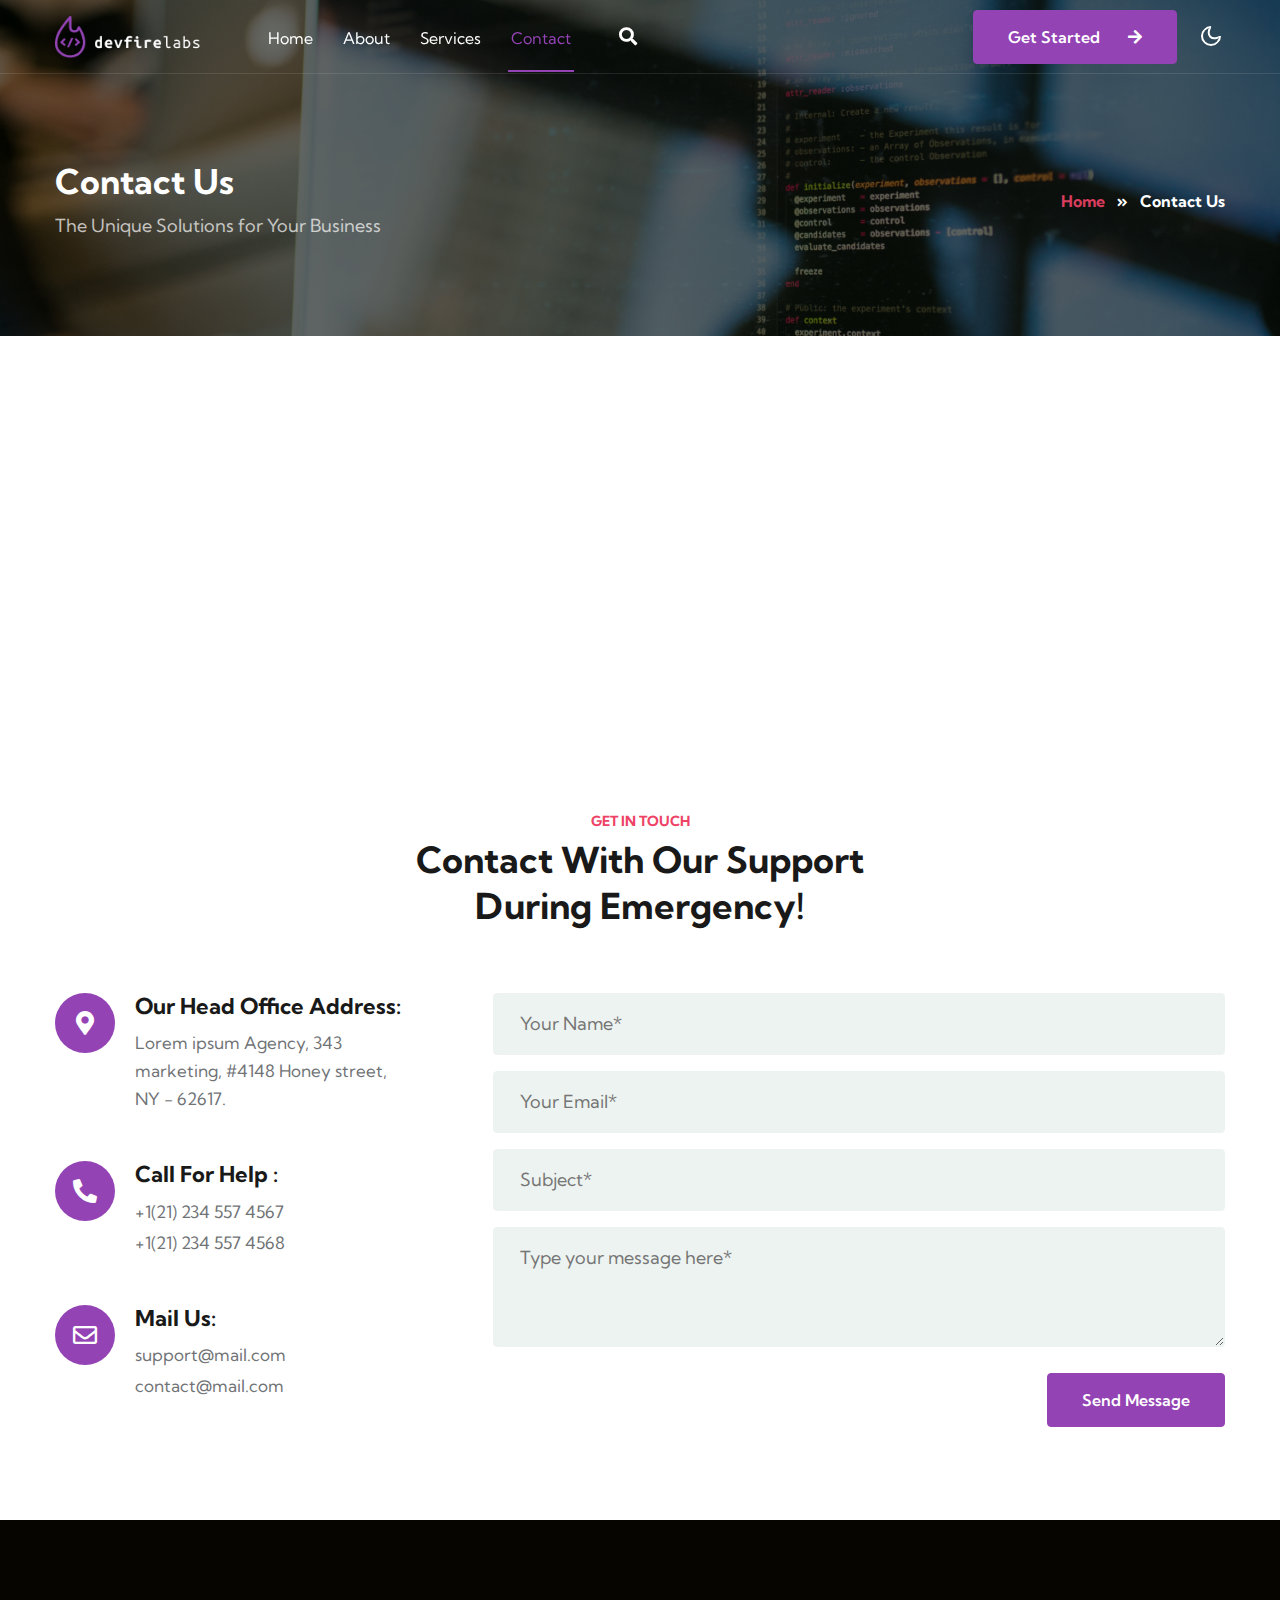
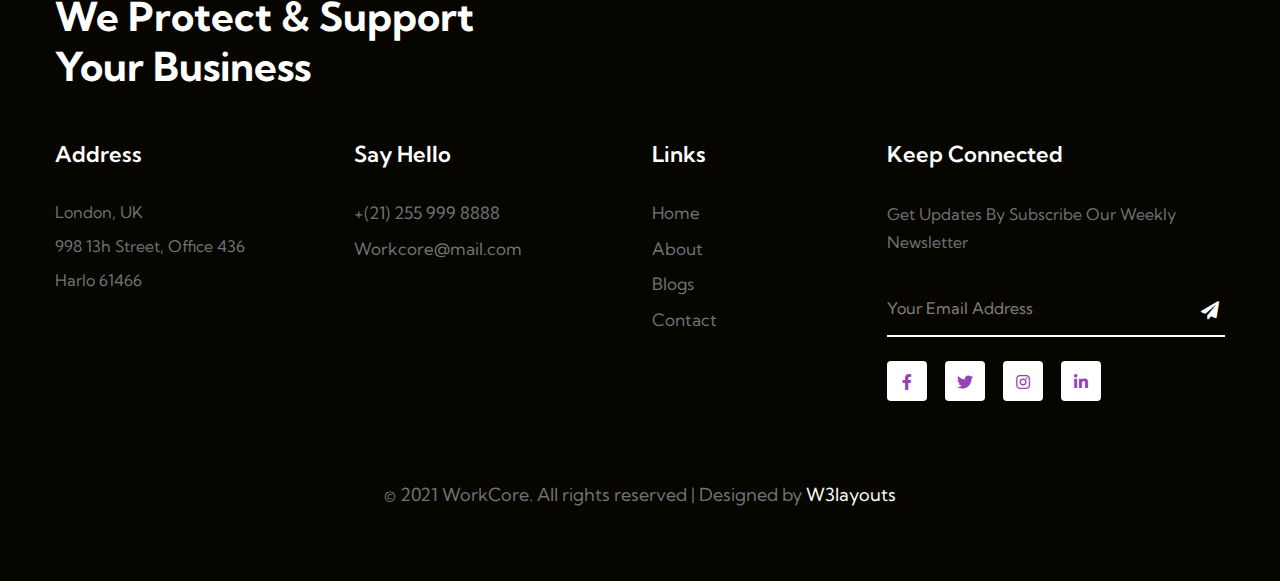
<file: contact.html>
<!--
Author: W3layouts
Author URL: https://w3layouts.com
-->
<!doctype html>
<html lang="en">

<head>
    <!-- Required meta tags -->
    <meta charset="utf-8">
    <meta name="viewport" content="width=device-width, initial-scale=1, shrink-to-fit=no">
    <title>WorkCore - Business Category Bootstrap Responsive Template | Contact :: W3layouts </title>
    <!-- google fonts -->
    <link href="//fonts.googleapis.com/css2?family=Kumbh+Sans:wght@300;400;700&display=swap" rel="stylesheet">
    <!-- Template CSS -->
    <link rel="stylesheet" href="assets/css/style-starter.css">
</head>
<body>
    <!--/Header-->
    <header id="site-header" class="fixed-top">
        <div class="container">
            <nav class="navbar navbar-expand-lg navbar-light stroke py-lg-0">
                <img src="assets/images/logo/devfirelogo-light.png" style="width:150px;height:42px;" alt="Devfire Logo"> <a class="navbar-brand pe-xl-5 pe-lg-4" href="index.html">
                        
                </a></img>
                <button class="navbar-toggler collapsed" type="button" data-bs-toggle="collapse" data-bs-target="#navbarScroll" aria-controls="navbarScroll" aria-expanded="false" aria-label="Toggle navigation">
                    <span class="navbar-toggler-icon fa icon-expand fa-bars"></span>
                    <span class="navbar-toggler-icon fa icon-close fa-times"></span>
                </button>
                <div class="collapse navbar-collapse" id="navbarScroll">
                    <ul class="navbar-nav me-lg-auto my-2 my-lg-0 navbar-nav-scroll">
                        <li class="nav-item">
                            <a class="nav-link" aria-current="page" href="index.html">Home</a>
                        </li>
                        <li class="nav-item">
                            <a class="nav-link" href="about.html">About</a>
                        </li>
                        <li class="nav-item">
                            <a class="nav-link" href="services.html">Services</a>
                        </li>
                        <li class="nav-item">
                            <a class="nav-link active" href="contact.html">Contact</a>
                        </li>
                        <li class="nav-item search-right">
                            <a href="#search" class="btn search-btn" title="search"><span class="fas fa-search me-2" aria-hidden="true"></span></a>
                            <!-- search popup -->
                            <div id="search" class="pop-overlay">
                                <div class="popup">
                                    <h3 class="title-w3l two mb-4 text-left">Search Here</h3>
                                    <form action="#" method="GET" class="search-box d-flex position-relative">
                                        <input type="search" placeholder="Enter Keyword here" name="search" required="required" autofocus="">
                                        <button type="submit" class="btn"><span class="fas fa-search" aria-hidden="true"></span></button>
                                    </form>
                                </div>
                                <a class="close" href="#close">×</a>
                            </div>
                            <!-- /search popup -->
                        </li>
                    </ul>
                    <!--/search-right-->
                    <ul class="header-search me-lg-4">
                        <li class="get-btn">
                            <a href="contact.html" class="btn btn-style btn-primary" title="search">Get Started <i class="fas fa-arrow-right ms-lg-4 ms-2"></i></a>
                        </li>

                    </ul>
                    <!--//search-right-->
                </div>
                <!-- toggle switch for light and dark theme -->
                <div class="mobile-position">
                    <nav class="navigation">
                        <div class="theme-switch-wrapper">
                            <label class="theme-switch" for="checkbox">
                                <input type="checkbox" id="checkbox">
                                <div class="mode-container">
                                    <i class="gg-sun"></i>
                                    <i class="gg-moon"></i>
                                </div>
                            </label>
                        </div>
                    </nav>
                </div>
                <!-- //toggle switch for light and dark theme -->
            </nav>
        </div>
    </header>
    <!--//Header-->
    <!--/inner-page-->
    <div class="inner-banner py-5">
        <section class="w3l-breadcrumb text-left py-sm-5 ">
            <div class="container">
                <div class="w3breadcrumb-gids">
                    <div class="w3breadcrumb-left text-left">
                        <h2 class="inner-w3-title">
                            Contact Us </h2>
                        <p class="inner-page-para mt-2">
                            The Unique Solutions
                            for Your Business</p>
                    </div>
                    <div class="w3breadcrumb-right">
                        <ul class="breadcrumbs-custom-path">
                            <li><a href="index.html">Home</a></li>
                            <li class="active"><span class="fas fa-angle-double-right mx-2"></span> Contact Us</li>
                        </ul>
                    </div>
                </div>

            </div>
        </section>
    </div>
    <!--//inner-page-->
    <div class="map-iframe">
        <iframe src="https://www.google.com/maps/embed?pb=!1m18!1m12!1m3!1d317718.69319292053!2d-0.3817765050863085!3d51.528307984912544!2m3!1f0!2f0!3f0!3m2!1i1024!2i768!4f13.1!3m3!1m2!1s0x47d8a00baf21de75%3A0x52963a5addd52a99!2sLondon%2C+UK!5e0!3m2!1sen!2spl!4v1562654563739!5m2!1sen!2spl" width="100%" height="400" frameborder="0" style="border: 0px;" allowfullscreen=""></iframe>
    </div>
    <!-- /contacts -->
    <!-- contact-form 2 -->
    <section class="w3l-contact-2 py-5" id="contact">
        <div class="container py-lg-4 py-md-3 py-2">
            <div class="title-content text-center">
                <h6 class="title-subw3hny mb-1">Get in touch</h6>
                <h3 class="title-w3l mb-5">Contact with our support <br>
                    during emergency!</h3>
            </div>

            <div class="contact-grids d-grid mt-5 pt-lg-3">
                <div class="contact-left">
                    <div class="cont-details">
                        <div class="cont-top margin-up">
                            <div class="cont-left text-center">
                                <span class="fas fa-map-marker-alt"></span>
                            </div>
                            <div class="cont-right">
                                <h6>Our head office address:</h6>
                                <p>Lorem ipsum Agency, 343 marketing, #4148 Honey street, NY - 62617.</p>
                            </div>
                        </div>
                        <div class="cont-top margin-up">
                            <div class="cont-left text-center">
                                <span class="fas fa-phone-alt"></span>
                            </div>
                            <div class="cont-right">
                                <h6>Call for help :</h6>
                                <p><a href="tel:+1(21) 234 4567">+1(21) 234 557 4567</a></p>
                                <p><a href="tel:+1(21) 234 4567">+1(21) 234 557 4568</a></p>
                            </div>
                        </div>
                        <div class="cont-top margin-up">
                            <div class="cont-left text-center">
                                <span class="far fa-envelope"></span>
                            </div>
                            <div class="cont-right">
                                <h6>
                                    Mail us:</h6>
                                <p><a href="mailto:support@mail.com" class="mail">support@mail.com</a></p>
                                <p><a href="mailto:contact@mail.com" class="mail">contact@mail.com</a></p>
                            </div>
                        </div>
                    </div>
                </div>
                <div class="contact-right">
                    <form action="https://sendmail.w3layouts.com/submitForm" method="post" class="signin-form">
                        <div class="input-grids">
                            <input type="text" name="w3lName" id="w3lName" placeholder="Your Name*" class="contact-input" required="" />
                            <input type="email" name="w3lSender" id="w3lSender" placeholder="Your Email*" class="contact-input" required="" />
                            <input type="text" name="w3lSubect" id="w3lSubect" placeholder="Subject*" class="contact-input" required="" />
                        </div>
                        <div class="form-input">
                            <textarea name="w3lMessage" id="w3lMessage" placeholder="Type your message here*" required=""></textarea>
                        </div>
                        <div class="submit-w3l-button text-lg-right">
                            <button class="btn btn-style btn-primary">Send Message</button>
                        </div>
                    </form>
                </div>
            </div>
        </div>
    </section>
    <!-- /contact-form-2 -->
    <!-- //contacts -->
    <!--/w3l-footer-29-main-->
    <footer class="w3l-footer-29-main">
        <div class="footer-29 py-5">
            <div class="container py-lg-4">
                <h2>We protect & support<br>
                    your business</h2>
                <div class="row footer-top-29 mt-md-5 mt-4">
                    <div class="col-lg-3 col-md-6 footer-list-29 footer-1">
                        <h6 class="footer-title-29">Address</h6>
                        <div class="footer-listw3-grids">
                            <ul class="footer-listw3">
                                <li>London, UK</li>
                                <li>998 13h Street, Office 436</li>
                                <li>Harlo 61466</li>
                            </ul>

                        </div>

                    </div>
                    <div class="col-lg-3 col-md-6 footer-list-29 footer-3 mt-lg-0 mt-5 pe-lg-5">
                        <h6 class="footer-title-29">Say hello</h6>
                        <div class="footer-listw3-grids">
                            <ul class="footer-listw3">
                                <li><a href="tel:+(21) 255 999 8888">+(21) 255 999 8888</a></li>
                                <li><a href="mailto:Workcore@mail.com" class="mail">Workcore@mail.com</a></li>

                            </ul>

                        </div>
                    </div>
                    <div class="col-lg-2 col-md-6 footer-list-29 footer-3 mt-lg-0 mt-5 pe-lg-5">
                        <h6 class="footer-title-29">Links</h6>
                        <div class="footer-listw3-grids">
                            <ul class="footer-listw3">
                                <li><a href="index.html">Home</a></li>
                                <li><a href="about.html">About</a></li>
                                <li><a href="#">Blogs</a></li>
                                <li><a href="contact.html">Contact</a></li>
                            </ul>
                        </div>
                    </div>
                    <div class="col-lg-4 col-md-6 footer-list-29 footer-4 mt-lg-0 mt-5 ps-lg-5">
                        <h6 class="footer-title-29">Keep Connected</h6>
                        <p>Get Updates By Subscribe Our Weekly Newsletter</p>

                        <form action="#" class="subscribe" method="post">
                            <input type="email" name="email" placeholder="Your Email Address" required="">
                            <button><span class="fas fa-paper-plane"></span></button>
                        </form>
                        <div class="main-social-footer-29 mt-4">
                            <a href="#facebook" class="facebook"><span class="fab fa-facebook-f"></span></a>
                            <a href="#twitter" class="twitter"><span class="fab fa-twitter"></span></a>
                            <a href="#instagram" class="instagram"><span class="fab fa-instagram"></span></a>

                            <a href="#linkd" class="linkd"><span class="fab fa-linkedin-in"></span></a>
                        </div>
                    </div>
                </div>
                <div class="bottom-copies text-center">
                    <p class="copy-footer-29">© 2021 WorkCore. All rights reserved | Designed by <a href="https://w3layouts.com">W3layouts</a></p>
                </div>
            </div>
        </div>

        <!-- move top -->
        <button onclick="topFunction()" id="movetop" title="Go to top">
            <span class="fa fa-angle-up"></span>
        </button>
        <script>
            // When the user scrolls down 20px from the top of the document, show the button
            window.onscroll = function() {
                scrollFunction()
            };

            function scrollFunction() {
                if (document.body.scrollTop > 20 || document.documentElement.scrollTop > 20) {
                    document.getElementById("movetop").style.display = "block";
                } else {
                    document.getElementById("movetop").style.display = "none";
                }
            }

            // When the user clicks on the button, scroll to the top of the document
            function topFunction() {
                document.body.scrollTop = 0;
                document.documentElement.scrollTop = 0;
            }

        </script>
        <!-- //move top -->
    </footer>
    <!-- Template JavaScript -->
    <script src="assets/js/jquery-3.3.1.min.js"></script>
    <script src="assets/js/theme-change.js"></script>
    <!-- MENU-JS -->
    <script>
        $(window).on("scroll", function() {
            var scroll = $(window).scrollTop();

            if (scroll >= 80) {
                $("#site-header").addClass("nav-fixed");
            } else {
                $("#site-header").removeClass("nav-fixed");
            }
        });

        //Main navigation Active Class Add Remove
        $(".navbar-toggler").on("click", function() {
            $("header").toggleClass("active");
        });
        $(document).on("ready", function() {
            if ($(window).width() > 991) {
                $("header").removeClass("active");
            }
            $(window).on("resize", function() {
                if ($(window).width() > 991) {
                    $("header").removeClass("active");
                }
            });
        });

    </script>
    <!-- //MENU-JS -->

    <!-- disable body scroll which navbar is in active -->
    <script>
        $(function() {
            $('.navbar-toggler').click(function() {
                $('body').toggleClass('noscroll');
            })
        });

    </script>
    <!-- //disable body scroll which navbar is in active -->

    <!-- //bootstrap -->
    <script src="assets/js/bootstrap.min.js"></script>

</body>

</html>
</file>
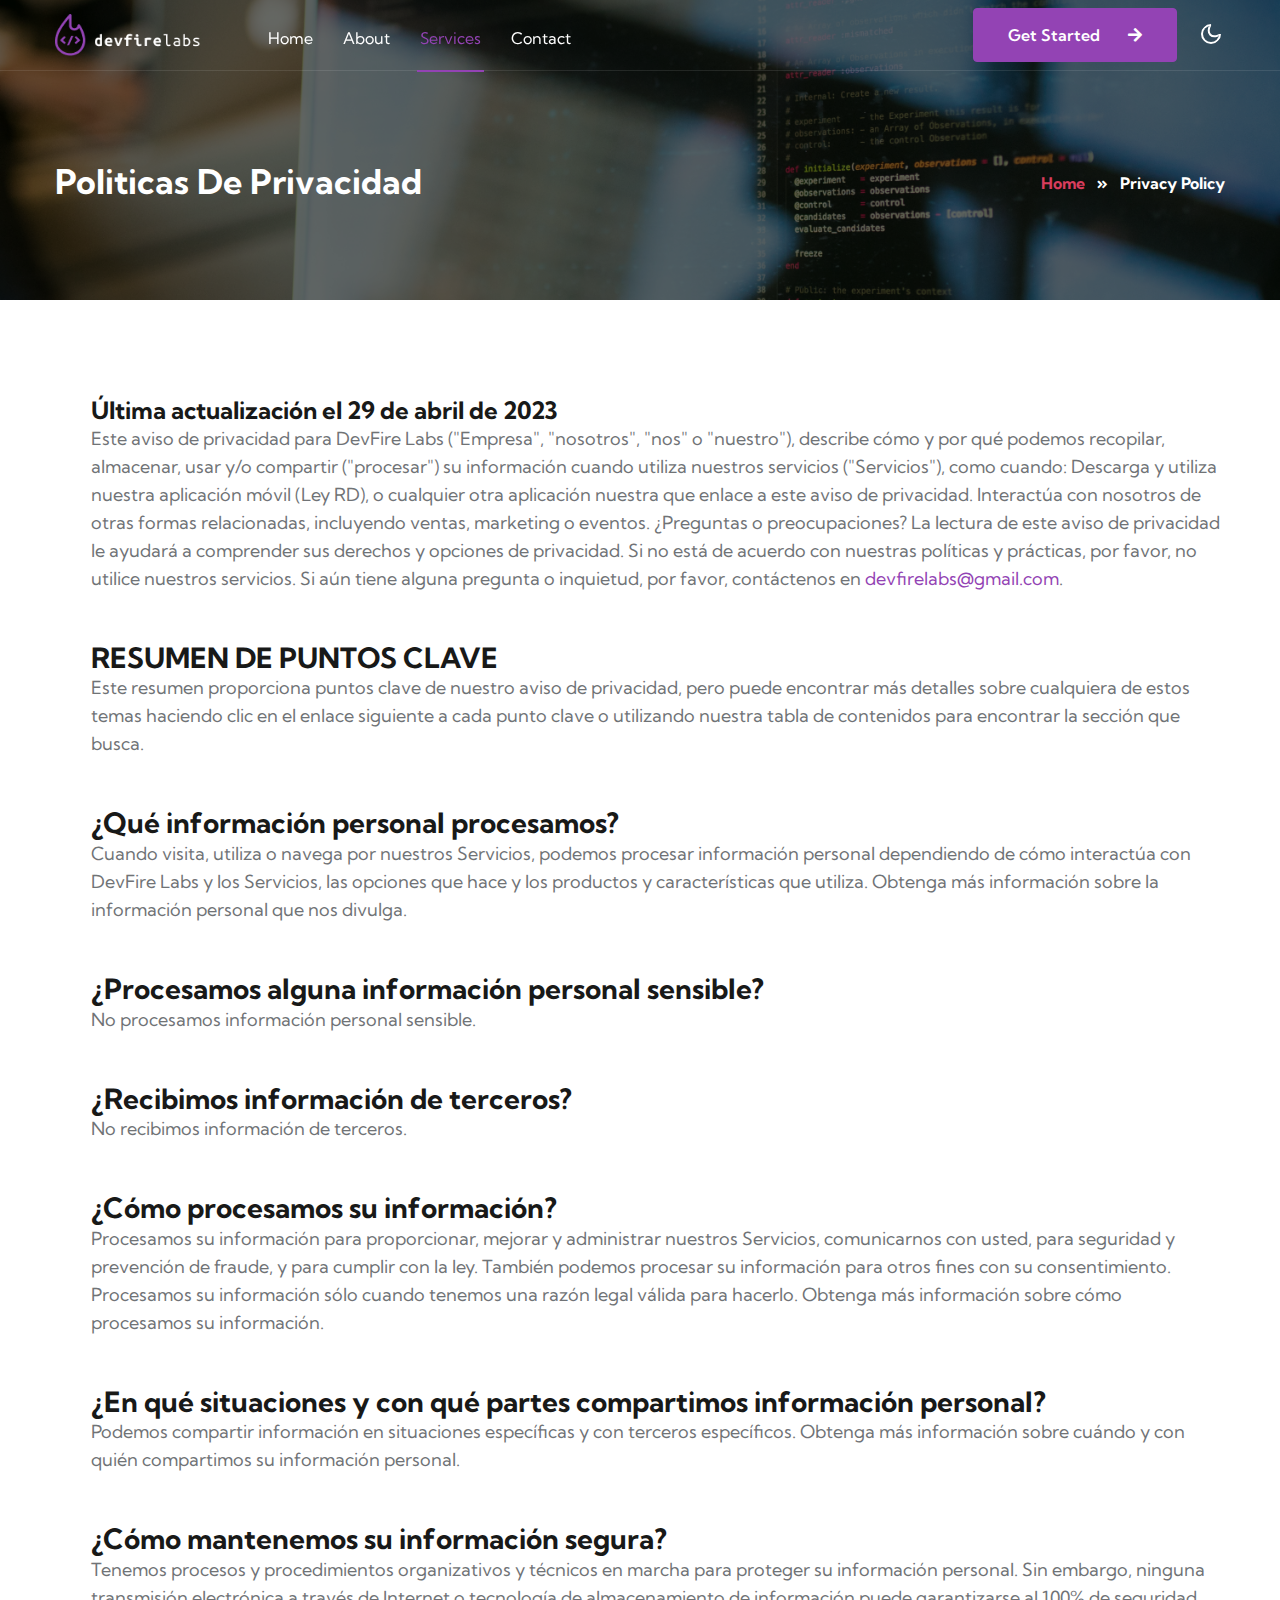
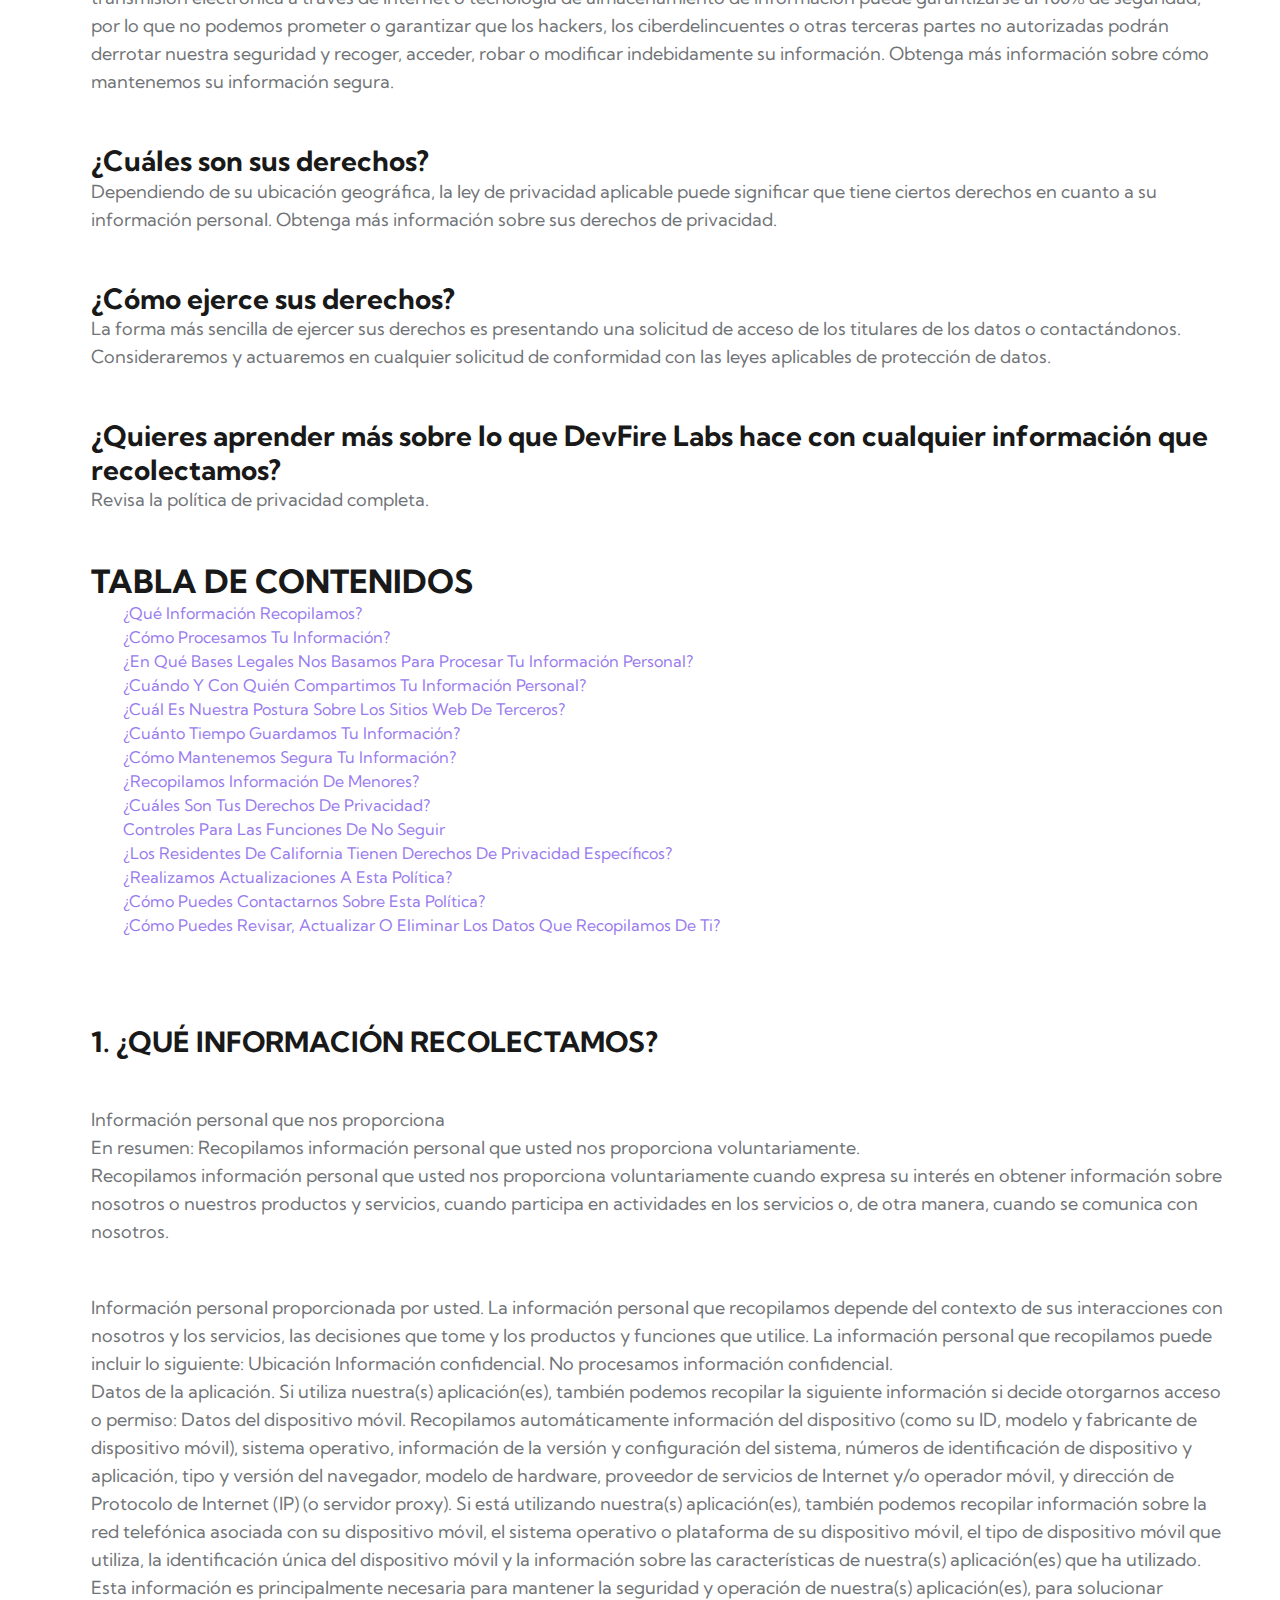
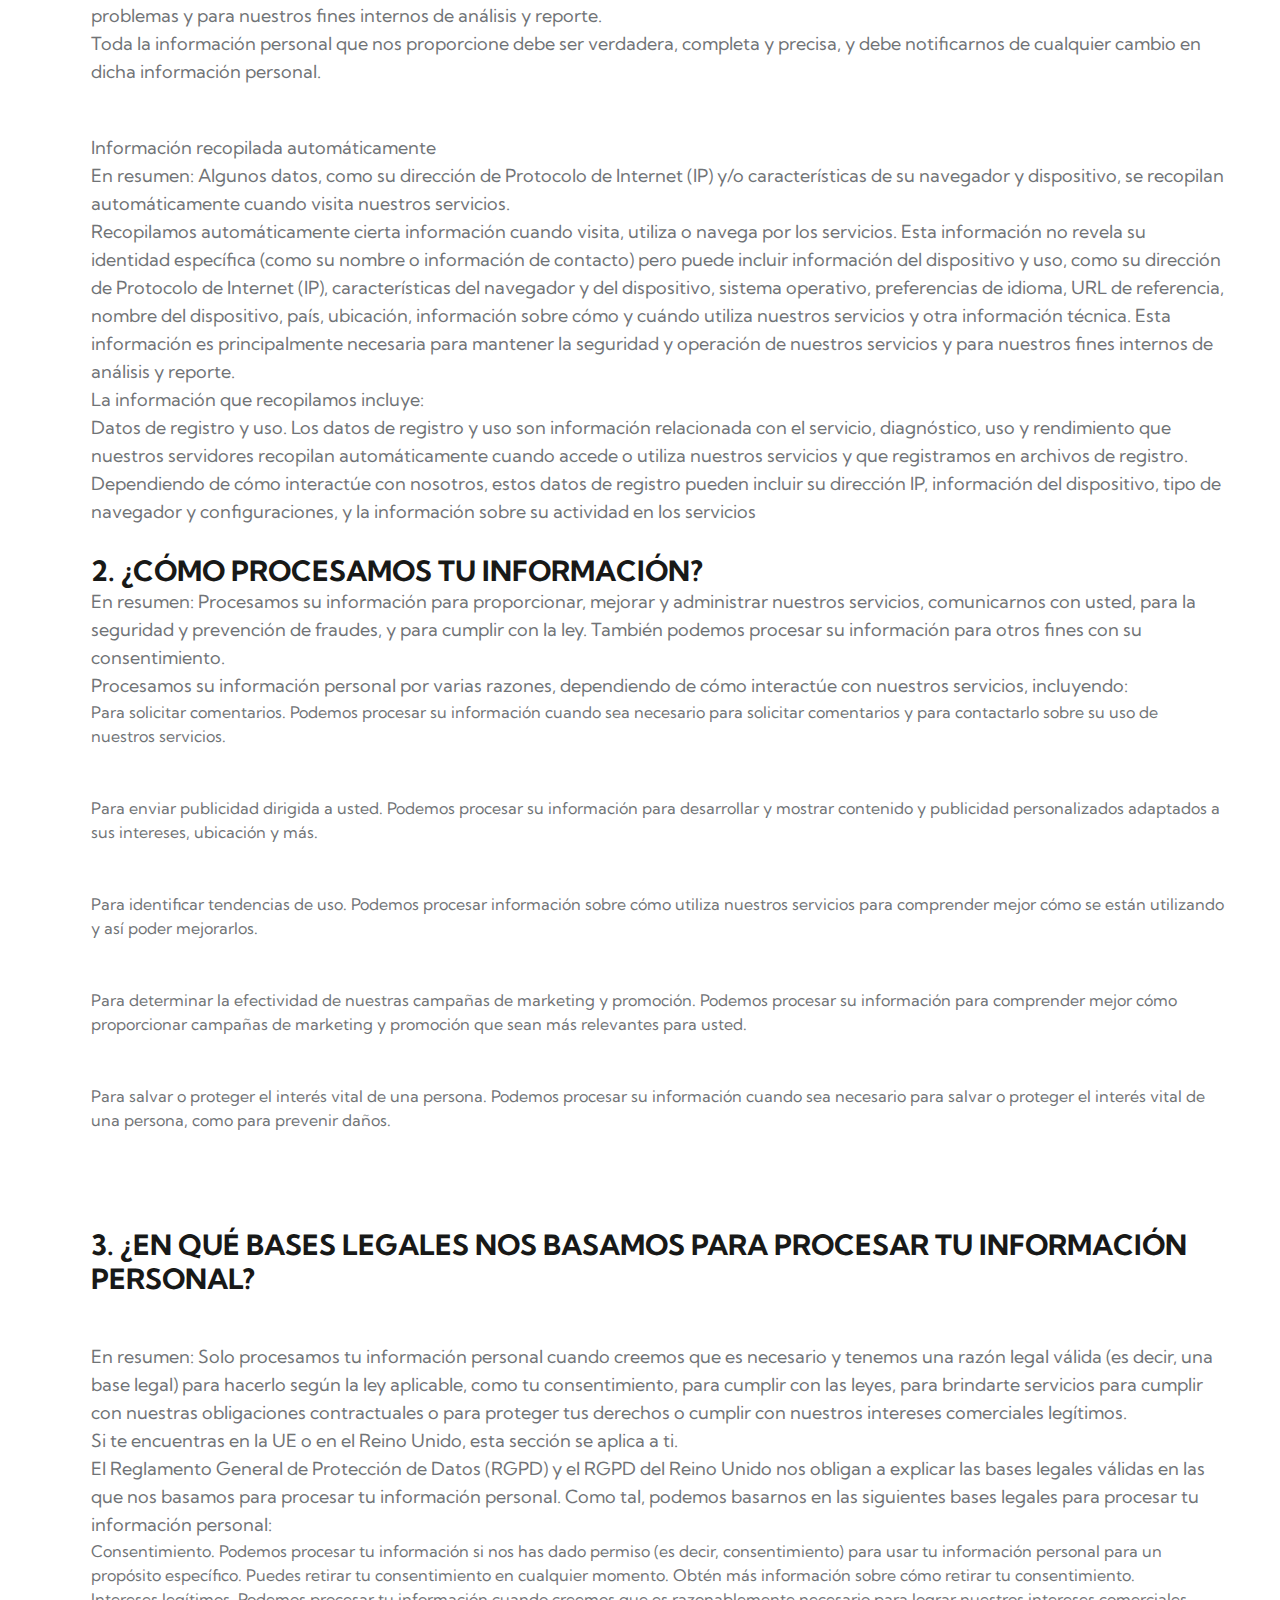
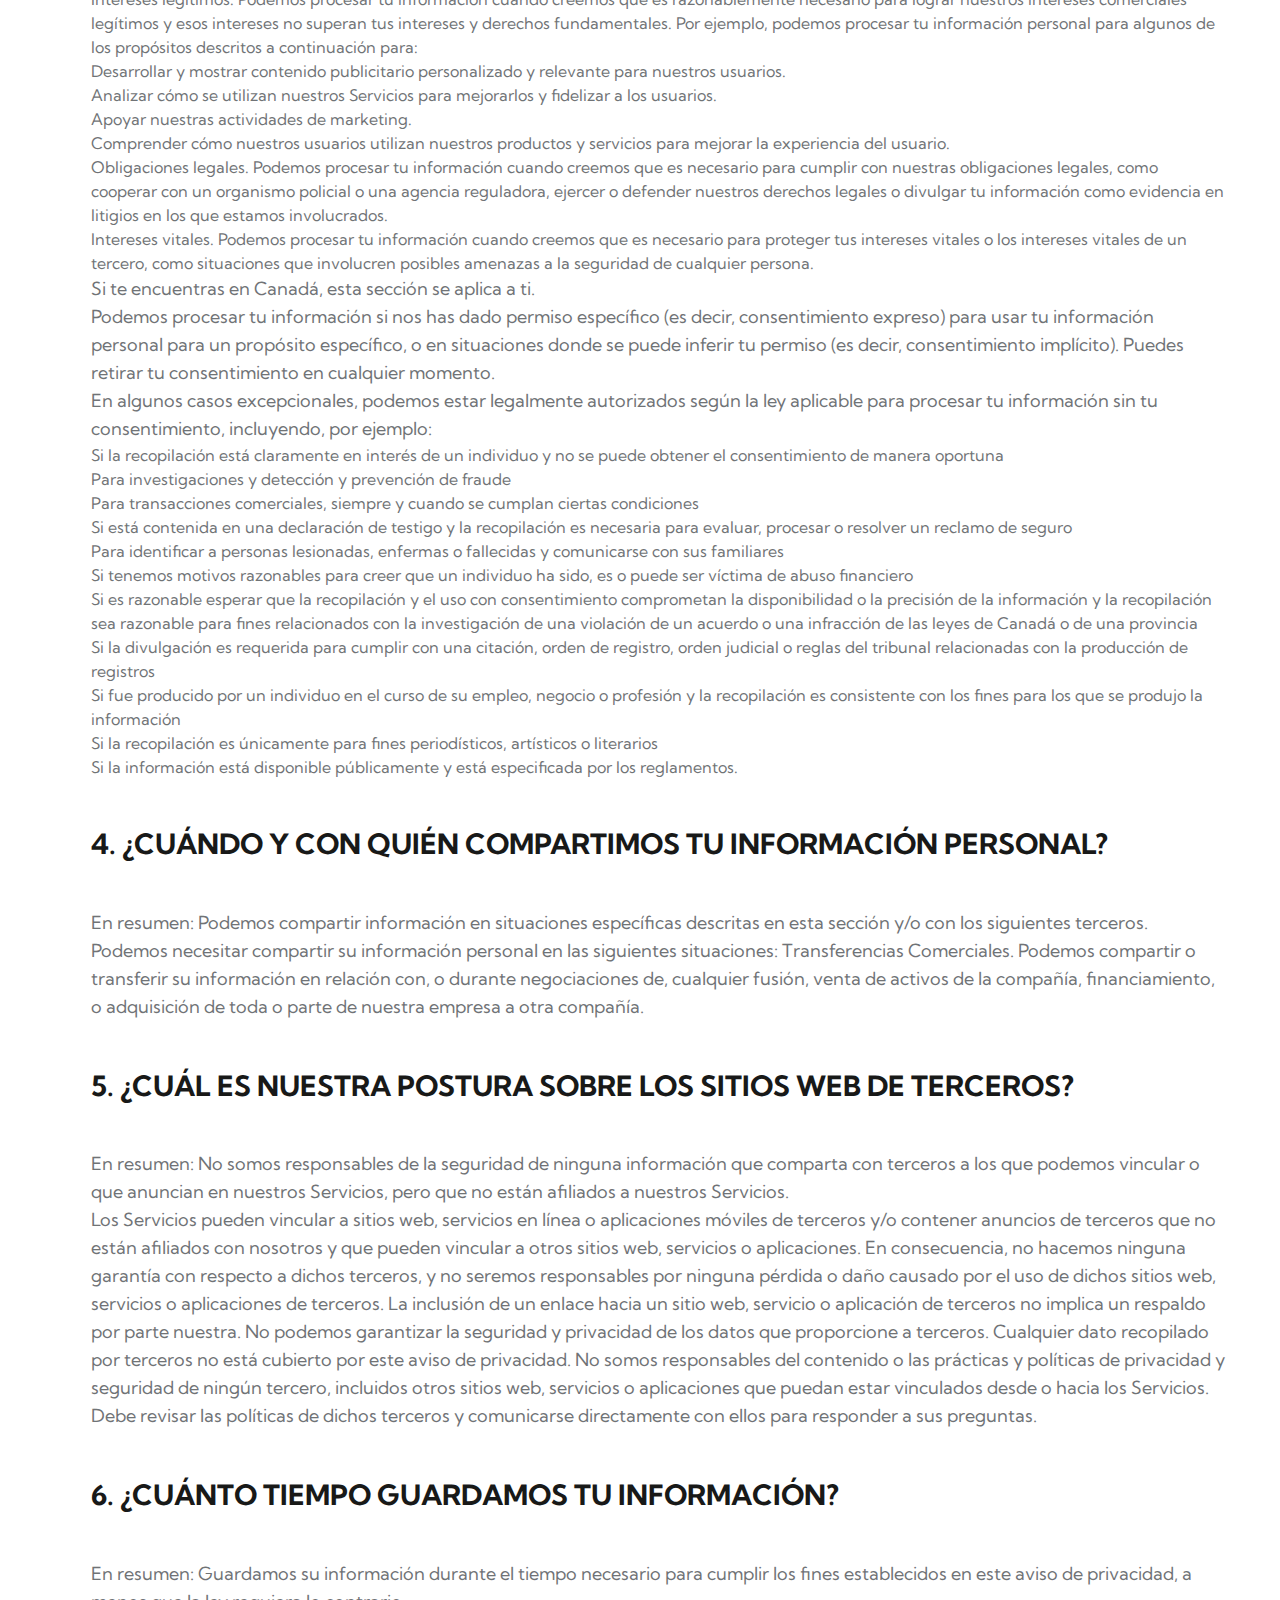
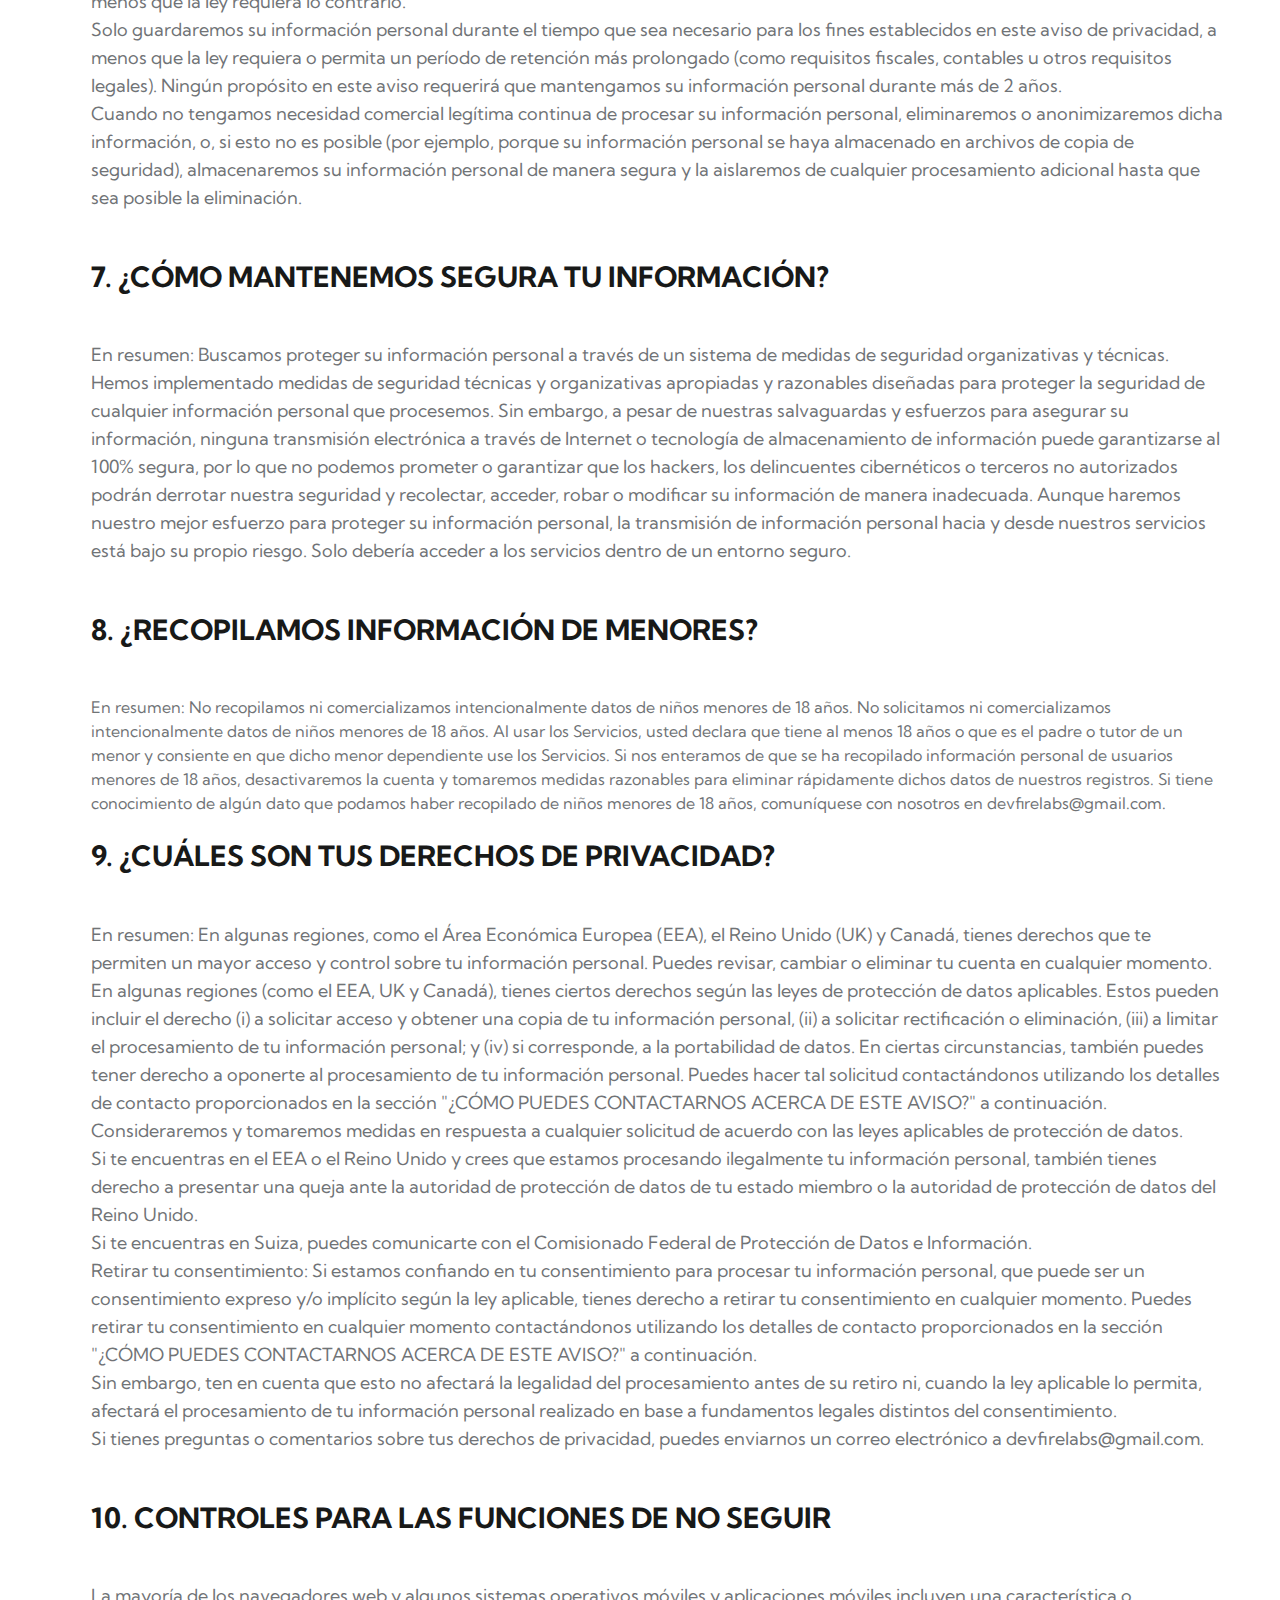
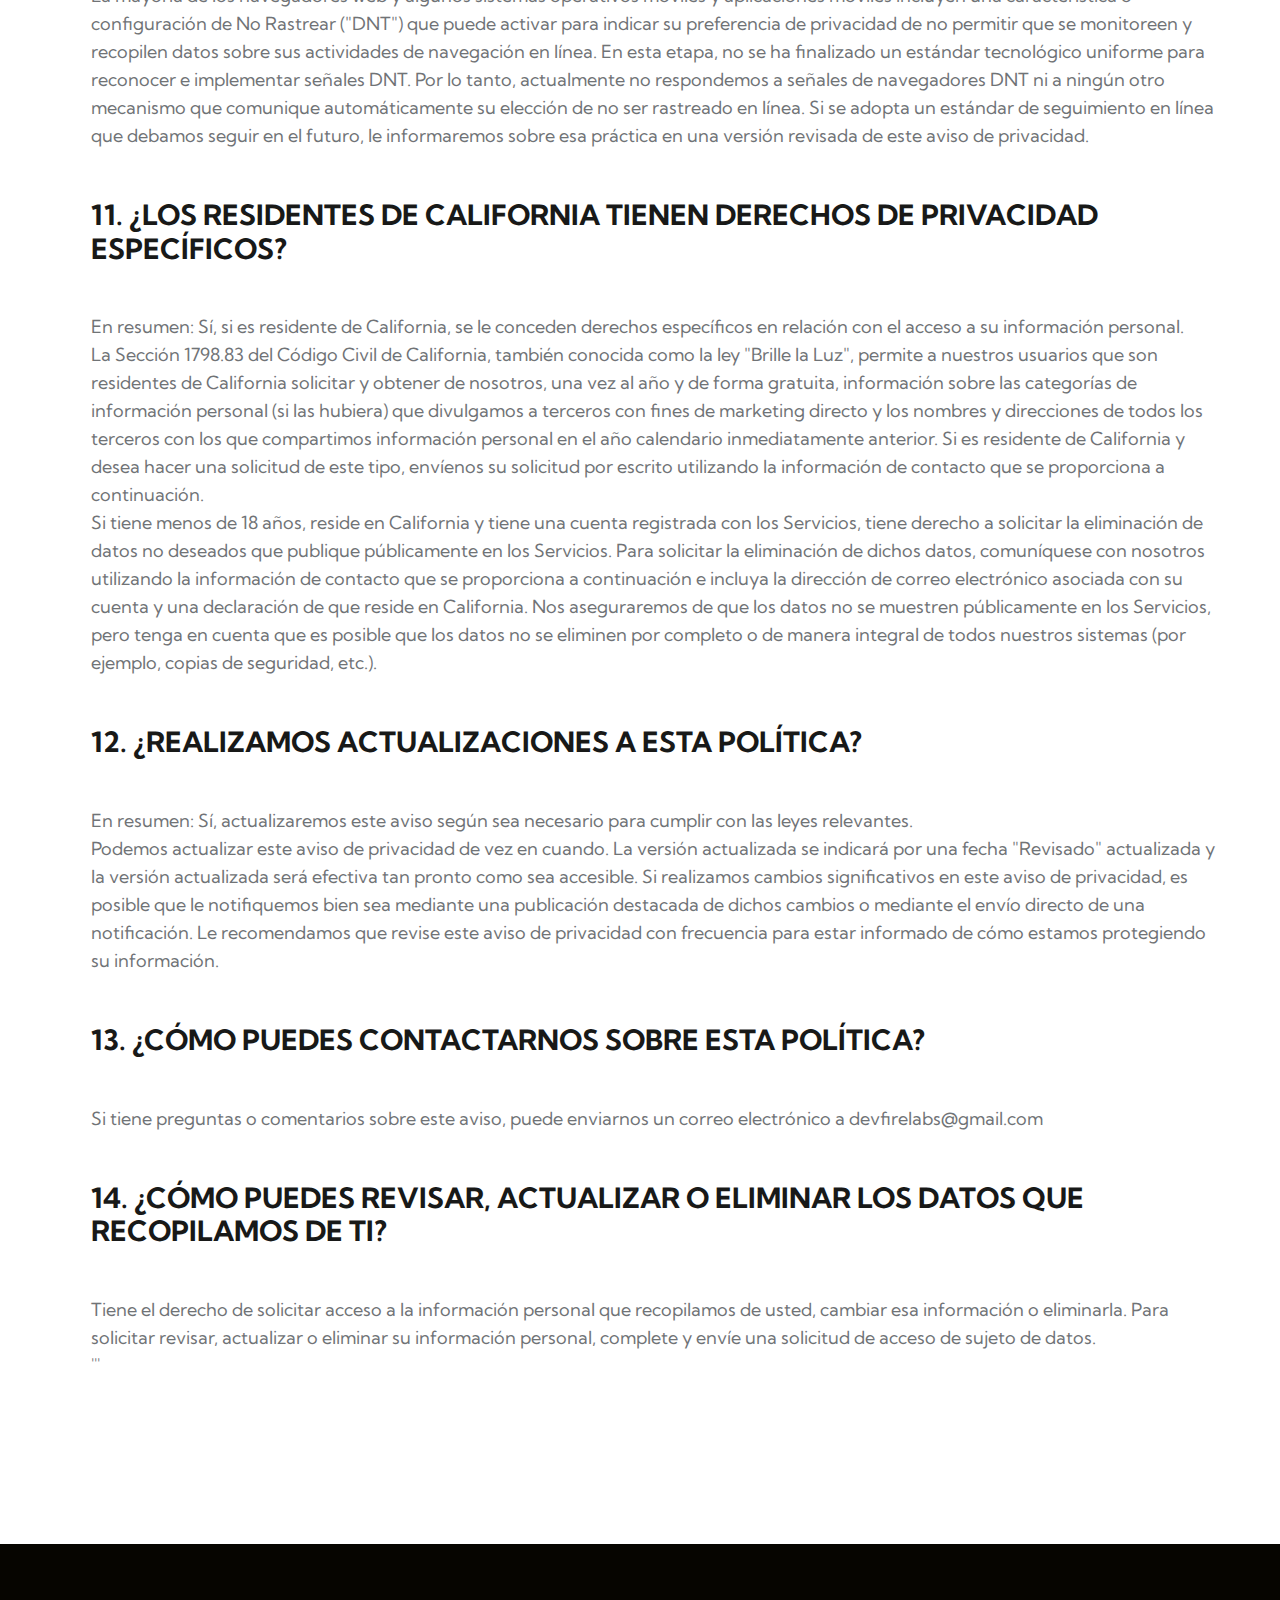
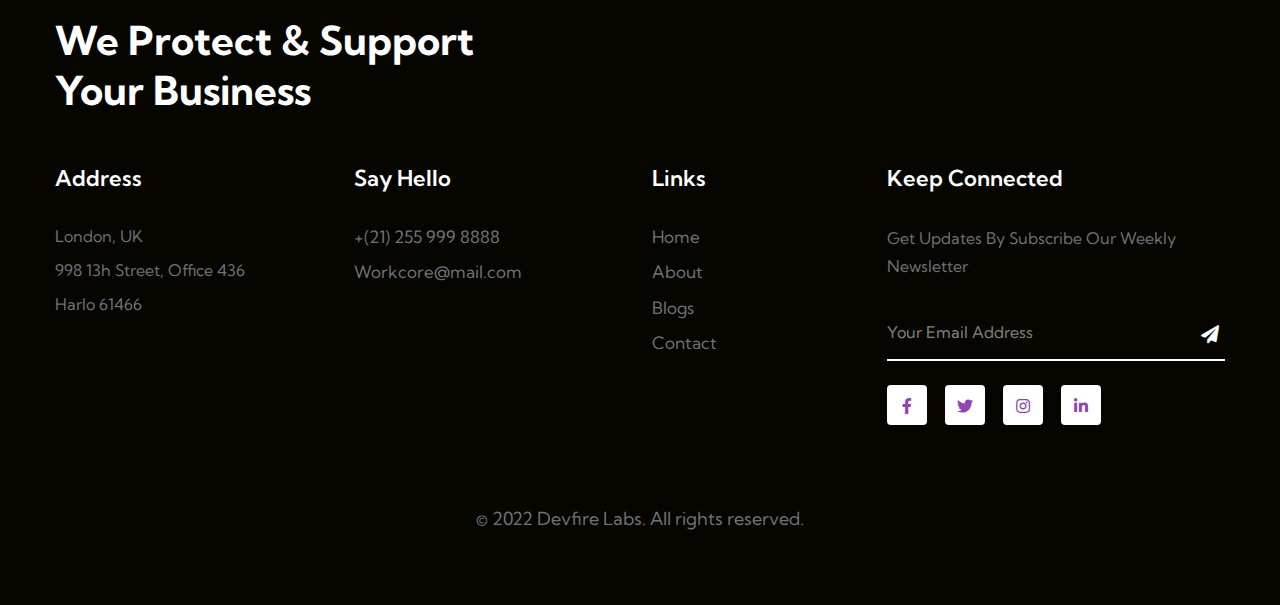
<file: privacy.html>
<!--
Author: W3layouts
Author URL: https://w3layouts.com
-->
<!doctype html>
<html lang="en">

<head>
    <!-- Required meta tags -->
    <meta charset="utf-8">
    <meta name="viewport" content="width=device-width, initial-scale=1, shrink-to-fit=no">
    <title> Privacy Policy - RD Ley  </title>
    <!-- google fonts -->
    <link href="//fonts.googleapis.com/css2?family=Kumbh+Sans:wght@300;400;700&display=swap" rel="stylesheet">
    <!-- Template CSS -->
    <link rel="stylesheet" href="assets/css/style-starter.css">
</head>

<body>
    <!--/Header-->
    <header id="site-header" class="fixed-top">
        <div class="container">
            <nav class="navbar navbar-expand-lg navbar-light stroke py-lg-0">
                <img src="assets/images/logo/devfirelogo-light.png" style="width:150px;height:42px;" alt="Devfire Logo"> <a class="navbar-brand pe-xl-5 pe-lg-4" href="index.html">
                        
                    </a></img>
                <button class="navbar-toggler collapsed" type="button" data-bs-toggle="collapse" data-bs-target="#navbarScroll" aria-controls="navbarScroll" aria-expanded="false" aria-label="Toggle navigation">
                    <span class="navbar-toggler-icon fa icon-expand fa-bars"></span>
                    <span class="navbar-toggler-icon fa icon-close fa-times"></span>
                </button>
                <div class="collapse navbar-collapse" id="navbarScroll">
                    <ul class="navbar-nav me-lg-auto my-2 my-lg-0 navbar-nav-scroll">
                        <li class="nav-item">
                            <a class="nav-link" aria-current="page" href="index.html">Home</a>
                        </li>
                        <li class="nav-item">
                            <a class="nav-link" href="about.html">About</a>
                        </li>
                        <li class="nav-item">
                            <a class="nav-link active" href="services.html">Services</a>
                        </li>
                       
                        <li class="nav-item">
                            <a class="nav-link" href="contact.html">Contact</a>
                        </li>
                        <li class="nav-item search-right">
                            <!-- search popup -->
                            <div id="search" class="pop-overlay">
                                <div class="popup">
                                    <h3 class="title-w3l two mb-4 text-left">Search Here</h3>
                                    <form action="#" method="GET" class="search-box d-flex position-relative">
                                        <input type="search" placeholder="Enter Keyword here" name="search" required="required" autofocus="">
                                        <button type="submit" class="btn"><span class="fas fa-search" aria-hidden="true"></span></button>
                                    </form>
                                </div>
                                <a class="close" href="#close">×</a>
                            </div>
                            <!-- /search popup -->
                        </li>
                    </ul>
                    <!--/search-right-->
                    <ul class="header-search me-lg-4">
                        <li class="get-btn">
                            <a href="contact.html" class="btn btn-style btn-primary" title="search">Get Started <i class="fas fa-arrow-right ms-lg-4 ms-2"></i></a>
                        </li>

                    </ul>
                    <!--//search-right-->
                </div>
                <!-- toggle switch for light and dark theme -->
                <div class="mobile-position">
                    <nav class="navigation">
                        <div class="theme-switch-wrapper">
                            <label class="theme-switch" for="checkbox">
                                <input type="checkbox" id="checkbox">
                                <div class="mode-container">
                                    <i class="gg-sun"></i>
                                    <i class="gg-moon"></i>
                                </div>
                            </label>
                        </div>
                    </nav>
                </div>
                <!-- //toggle switch for light and dark theme -->
            </nav>
        </div>
    </header>
    <!--//Header-->
    <!--/inner-page-->
    <div class="inner-banner py-5">
        <section class="w3l-breadcrumb text-left py-sm-5 ">
            <div class="container">
                <div class="w3breadcrumb-gids">
                    <div class="w3breadcrumb-left text-left">
                        <h2 class="inner-w3-title">
                            Politicas de Privacidad </h2>
                    
                    </div>
                    <div class="w3breadcrumb-right">
                        <ul class="breadcrumbs-custom-path">
                            <li><a href="index.html">Home</a></li>
                            <li class="active"><span class="fas fa-angle-double-right mx-2"></span> Privacy Policy</li>
                        </ul>
                    </div>
                </div>

            </div>
        </section>
    </div>




    <!--//inner-page-->
    <!--/w3l-services-1-->
    <div class="w3l-services-1 py-5" id="grids-3">
        <div class="container py-md-5 py-2">
            <!--/row-1-->
            <div class="row mb-5 pb-lg-4">
           

                <div class="services-1-right col-lg-14 mt-lg-0 mt-md-5 mt-4 ps-lg-5">
           
                    <head>
                        <title>Aviso de privacidad para DevFire Labs</title>
                      </head>
                      <body>
                        <h4>Última actualización el 29 de abril de 2023</h4>
                        <p>Este aviso de privacidad para DevFire Labs ("Empresa", "nosotros", "nos" o "nuestro"), describe cómo y por qué podemos recopilar, almacenar, usar y/o compartir ("procesar") su información cuando utiliza nuestros servicios ("Servicios"), como cuando: Descarga y utiliza nuestra aplicación móvil (Ley RD), o cualquier otra aplicación nuestra que enlace a este aviso de privacidad. Interactúa con nosotros de otras formas relacionadas, incluyendo ventas, marketing o eventos. ¿Preguntas o preocupaciones? La lectura de este aviso de privacidad le ayudará a comprender sus derechos y opciones de privacidad. Si no está de acuerdo con nuestras políticas y prácticas, por favor, no utilice nuestros servicios. Si aún tiene alguna pregunta o inquietud, por favor, contáctenos en <a href="mailto:devfirelabs@gmail.com">devfirelabs@gmail.com</a>.</p>
                        <br></br>

                      <h3>RESUMEN DE PUNTOS CLAVE</h3>
                    
                      <p>Este resumen proporciona puntos clave de nuestro aviso de privacidad, pero puede encontrar más detalles sobre cualquiera de estos temas haciendo clic en el enlace siguiente a cada punto clave o utilizando nuestra tabla de contenidos para encontrar la sección que busca.</p>
                        <br></br>
                      <h3>¿Qué información personal procesamos?</h3>
                      <p>Cuando visita, utiliza o navega por nuestros Servicios, podemos procesar información personal dependiendo de cómo interactúa con DevFire Labs y los Servicios, las opciones que hace y los productos y características que utiliza. Obtenga más información sobre la información personal que nos divulga.</p>
                      <br></br>
                      <h3>¿Procesamos alguna información personal sensible?</h3>
                      <p>No procesamos información personal sensible.</p>
                      <br></br>
                      <h3>¿Recibimos información de terceros?</h3>
                      <p>No recibimos información de terceros.</p>
                      <br></br>
                      <h3>¿Cómo procesamos su información?</h3>
                      <p>Procesamos su información para proporcionar, mejorar y administrar nuestros Servicios, comunicarnos con usted, para seguridad y prevención de fraude, y para cumplir con la ley. También podemos procesar su información para otros fines con su consentimiento. Procesamos su información sólo cuando tenemos una razón legal válida para hacerlo. Obtenga más información sobre cómo procesamos su información.</p>
                      <br></br>
                      <h3>¿En qué situaciones y con qué partes compartimos información personal?</h3>
                      <p>Podemos compartir información en situaciones específicas y con terceros específicos. Obtenga más información sobre cuándo y con quién compartimos su información personal.</p>
                      <br></br>
                      <h3>¿Cómo mantenemos su información segura?</h3>
                      <p>Tenemos procesos y procedimientos organizativos y técnicos en marcha para proteger su información personal. Sin embargo, ninguna transmisión electrónica a través de Internet o tecnología de almacenamiento de información puede garantizarse al 100% de seguridad, por lo que no podemos prometer o garantizar que los hackers, los ciberdelincuentes o otras terceras partes no autorizadas podrán derrotar nuestra seguridad y recoger, acceder, robar o modificar indebidamente su información. Obtenga más información sobre cómo mantenemos su información segura.</p>
                      <br></br>
                      <h3>¿Cuáles son sus derechos?</h3>
                      <p>Dependiendo de su ubicación geográfica, la ley de privacidad aplicable puede significar que tiene ciertos derechos en cuanto a su información personal. Obtenga más información sobre sus derechos de privacidad.</p>
                      <br></br>
                      <h3>¿Cómo ejerce sus derechos?</h3>
                      <p>La forma más sencilla de ejercer sus derechos es presentando una solicitud de acceso de los titulares de los datos o contactándonos. Consideraremos y actuaremos en cualquier solicitud de conformidad con las leyes aplicables de protección de datos.</p>
                      <br></br>
                      <h3>¿Quieres aprender más sobre lo que DevFire Labs hace con cualquier información que recolectamos?</h3>
                      <p>Revisa la política de privacidad completa.</p>    
                      <br></br>
                      
                      <h2>TABLA DE CONTENIDOS</h2>
          
                      <style>
                        .light-purple {
                          color: rgb(152, 121, 238);
                          text-transform: capitalize;
                        }
                      </style>
                      
                      <ol>
                        <li><a href="#q1" class="light-purple">¿Qué información recopilamos?</a></li>
                        <li><a href="#q2" class="light-purple">¿Cómo procesamos tu información?</a></li>
                        <li><a href="#q3" class="light-purple">¿En qué bases legales nos basamos para procesar tu información personal?</a></li>
                        <li><a href="#q4" class="light-purple">¿Cuándo y con quién compartimos tu información personal?</a></li>
                        <li><a href="#q5" class="light-purple">¿Cuál es nuestra postura sobre los sitios web de terceros?</a></li>
                        <li><a href="#q6" class="light-purple">¿Cuánto tiempo guardamos tu información?</a></li>
                        <li><a href="#q7" class="light-purple">¿Cómo mantenemos segura tu información?</a></li>
                        <li><a href="#q8" class="light-purple">¿Recopilamos información de menores?</a></li>
                        <li><a href="#q9" class="light-purple">¿Cuáles son tus derechos de privacidad?</a></li>
                        <li><a href="#q10" class="light-purple">Controles para las funciones de no seguir</a></li>
                        <li><a href="#q11" class="light-purple">¿Los residentes de California tienen derechos de privacidad específicos?</a></li>
                        <li><a href="#q12" class="light-purple">¿Realizamos actualizaciones a esta política?</a></li>
                        <li><a href="#q13" class="light-purple">¿Cómo puedes contactarnos sobre esta política?</a></li>
                        <li><a href="#q14" class="light-purple">¿Cómo puedes revisar, actualizar o eliminar los datos que recopilamos de ti?</a></li>
                      </ol>
                      
          
          <div><br></div>
          <br></br>
          <h3 id="q1">1. ¿QUÉ INFORMACIÓN RECOLECTAMOS?</h3>
          <br></br>
          <p>Información personal que nos proporciona</p>
          
          <p>En resumen: Recopilamos información personal que usted nos proporciona voluntariamente.</p>
          
          <p>Recopilamos información personal que usted nos proporciona voluntariamente cuando expresa su interés en obtener información sobre nosotros o nuestros productos y servicios, cuando participa en actividades en los servicios o, de otra manera, cuando se comunica con nosotros.</p>
          <br></br>
          <p>Información personal proporcionada por usted. La información personal que recopilamos depende del contexto de sus interacciones con nosotros y los servicios, las decisiones que tome y los productos y funciones que utilice. La información personal que recopilamos puede incluir lo siguiente: Ubicación Información confidencial. No procesamos información confidencial.</p>
          
          <p>Datos de la aplicación. Si utiliza nuestra(s) aplicación(es), también podemos recopilar la siguiente información si decide otorgarnos acceso o permiso: Datos del dispositivo móvil. Recopilamos automáticamente información del dispositivo (como su ID, modelo y fabricante de dispositivo móvil), sistema operativo, información de la versión y configuración del sistema, números de identificación de dispositivo y aplicación, tipo y versión del navegador, modelo de hardware, proveedor de servicios de Internet y/o operador móvil, y dirección de Protocolo de Internet (IP) (o servidor proxy). Si está utilizando nuestra(s) aplicación(es), también podemos recopilar información sobre la red telefónica asociada con su dispositivo móvil, el sistema operativo o plataforma de su dispositivo móvil, el tipo de dispositivo móvil que utiliza, la identificación única del dispositivo móvil y la información sobre las características de nuestra(s) aplicación(es) que ha utilizado. Esta información es principalmente necesaria para mantener la seguridad y operación de nuestra(s) aplicación(es), para solucionar problemas y para nuestros fines internos de análisis y reporte.</p>
          
          <p>Toda la información personal que nos proporcione debe ser verdadera, completa y precisa, y debe notificarnos de cualquier cambio en dicha información personal.</p>
          <br></br>
          <p>Información recopilada automáticamente</p>
          
          <p>En resumen: Algunos datos, como su dirección de Protocolo de Internet (IP) y/o características de su navegador y dispositivo, se recopilan automáticamente cuando visita nuestros servicios.</p>
          
          <p>Recopilamos automáticamente cierta información cuando visita, utiliza o navega por los servicios. Esta información no revela su identidad específica (como su nombre o información de contacto) pero puede incluir información del dispositivo y uso, como su dirección de Protocolo de Internet (IP), características del navegador y del dispositivo, sistema operativo, preferencias de idioma, URL de referencia, nombre del dispositivo, país, ubicación, información sobre cómo y cuándo utiliza nuestros servicios y otra información técnica. Esta información es principalmente necesaria para mantener la seguridad y operación de nuestros servicios y para nuestros fines internos de análisis y reporte.</p>
          
          <p>La información que recopilamos incluye:</p>
          
          <p>Datos de registro y uso. Los datos de registro y uso son información relacionada con el servicio, diagnóstico, uso y rendimiento que nuestros servidores recopilan automáticamente cuando accede o utiliza nuestros servicios y que registramos en archivos de registro. Dependiendo de cómo interactúe con nosotros, estos datos de registro pueden incluir su dirección IP, información del dispositivo, tipo de navegador y configuraciones, y la información sobre su actividad en los servicios
          
          
            <br></br>
          <h3 id="q2">2. ¿CÓMO PROCESAMOS TU INFORMACIÓN?</h3>
          <p>En resumen: Procesamos su información para proporcionar, mejorar y administrar nuestros servicios, comunicarnos con usted, para la seguridad y prevención de fraudes, y para cumplir con la ley. También podemos procesar su información para otros fines con su consentimiento.</p>
          <p>Procesamos su información personal por varias razones, dependiendo de cómo interactúe con nuestros servicios, incluyendo:</p>
          <ul>
            <li>Para solicitar comentarios. Podemos procesar su información cuando sea necesario para solicitar comentarios y para contactarlo sobre su uso de nuestros servicios.</li>
            <br></br>
            <li>Para enviar publicidad dirigida a usted. Podemos procesar su información para desarrollar y mostrar contenido y publicidad personalizados adaptados a sus intereses, ubicación y más.</li>
            <br></br>
            <li>Para identificar tendencias de uso. Podemos procesar información sobre cómo utiliza nuestros servicios para comprender mejor cómo se están utilizando y así poder mejorarlos.</li>
            <br></br>
            <li>Para determinar la efectividad de nuestras campañas de marketing y promoción. Podemos procesar su información para comprender mejor cómo proporcionar campañas de marketing y promoción que sean más relevantes para usted.</li>
            <br></br>
            <li>Para salvar o proteger el interés vital de una persona. Podemos procesar su información cuando sea necesario para salvar o proteger el interés vital de una persona, como para prevenir daños.</li>
            <br></br>
          
          </ul>
          
          
          <br></br>
          
          <h3 id="q3">3. ¿EN QUÉ BASES LEGALES NOS BASAMOS PARA PROCESAR TU INFORMACIÓN PERSONAL?</h3>
          <br></br>
          <p>En resumen: Solo procesamos tu información personal cuando creemos que es necesario y tenemos una razón legal válida (es decir, una base legal) para hacerlo según la ley aplicable, como tu consentimiento, para cumplir con las leyes, para brindarte servicios para cumplir con nuestras obligaciones contractuales o para proteger tus derechos o cumplir con nuestros intereses comerciales legítimos.</p>
          <p>Si te encuentras en la UE o en el Reino Unido, esta sección se aplica a ti.</p>
          <p>El Reglamento General de Protección de Datos (RGPD) y el RGPD del Reino Unido nos obligan a explicar las bases legales válidas en las que nos basamos para procesar tu información personal. Como tal, podemos basarnos en las siguientes bases legales para procesar tu información personal:</p>
          <ul>
            <li>Consentimiento. Podemos procesar tu información si nos has dado permiso (es decir, consentimiento) para usar tu información personal para un propósito específico. Puedes retirar tu consentimiento en cualquier momento. Obtén más información sobre cómo retirar tu consentimiento.</li>
            <li>Intereses legítimos. Podemos procesar tu información cuando creemos que es razonablemente necesario para lograr nuestros intereses comerciales legítimos y esos intereses no superan tus intereses y derechos fundamentales. Por ejemplo, podemos procesar tu información personal para algunos de los propósitos descritos a continuación para:
              <ul>
                <li>Desarrollar y mostrar contenido publicitario personalizado y relevante para nuestros usuarios.</li>
                <li>Analizar cómo se utilizan nuestros Servicios para mejorarlos y fidelizar a los usuarios.</li>
                <li>Apoyar nuestras actividades de marketing.</li>
                <li>Comprender cómo nuestros usuarios utilizan nuestros productos y servicios para mejorar la experiencia del usuario.</li>
              </ul>
            </li>
            <li>Obligaciones legales. Podemos procesar tu información cuando creemos que es necesario para cumplir con nuestras obligaciones legales, como cooperar con un organismo policial o una agencia reguladora, ejercer o defender nuestros derechos legales o divulgar tu información como evidencia en litigios en los que estamos involucrados.</li>
            <li>Intereses vitales. Podemos procesar tu información cuando creemos que es necesario para proteger tus intereses vitales o los intereses vitales de un tercero, como situaciones que involucren posibles amenazas a la seguridad de cualquier persona.</li>
          </ul>
          
          <p>Si te encuentras en Canadá, esta sección se aplica a ti.</p>
          
          <p>Podemos procesar tu información si nos has dado permiso específico (es decir, consentimiento expreso) para usar tu información personal para un propósito específico, o en situaciones donde se puede inferir tu permiso (es decir, consentimiento implícito). Puedes retirar tu consentimiento en cualquier momento.</p>
          
          <p>En algunos casos excepcionales, podemos estar legalmente autorizados según la ley aplicable para procesar tu información sin tu consentimiento, incluyendo, por ejemplo:</p>
          
          <ul>
            <li>Si la recopilación está claramente en interés de un individuo y no se puede obtener el consentimiento de manera oportuna</li>
            <li>Para investigaciones y detección y prevención de fraude</li>
            <li>Para transacciones comerciales, siempre y cuando se cumplan ciertas condiciones</li>
            <li>Si está contenida en una declaración de testigo y la recopilación es necesaria para evaluar, procesar o resolver un reclamo de seguro</li>
            <li>Para identificar a personas lesionadas, enfermas o fallecidas y comunicarse con sus familiares</li>
            <li>Si tenemos motivos razonables para creer que un individuo ha sido, es o puede ser víctima de abuso financiero</li>
            <li>Si es razonable esperar que la recopilación y el uso con consentimiento comprometan la disponibilidad o la precisión de la información y la recopilación sea razonable para fines relacionados con la investigación de una violación de un acuerdo o una infracción de las leyes de Canadá o de una provincia</li>
            <li>Si la divulgación es requerida para cumplir con una citación, orden de registro, orden judicial o reglas del tribunal relacionadas con la producción de registros</li>
            <li>Si fue producido por un individuo en el curso de su empleo, negocio o profesión y la recopilación es consistente con los fines para los que se produjo la información</li>
            <li>Si la recopilación es únicamente para fines periodísticos, artísticos o literarios</li>
            <li>Si la información está disponible públicamente y está especificada por los reglamentos.</li>
          </ul>
          
          
          <br></br>
          <h3 id="q4">4. ¿CUÁNDO Y CON QUIÉN COMPARTIMOS TU INFORMACIÓN PERSONAL?</h3>
          <br></br>
          <p>En resumen: Podemos compartir información en situaciones específicas descritas en esta sección y/o con los siguientes terceros.</p>
          <p>Podemos necesitar compartir su información personal en las siguientes situaciones: Transferencias Comerciales. Podemos compartir o transferir su información en relación con, o durante negociaciones de, cualquier fusión, venta de activos de la compañía, financiamiento, o adquisición de toda o parte de nuestra empresa a otra compañía.</p>
          
          
          
          <br></br>
          <h3 id="q5">5. ¿CUÁL ES NUESTRA POSTURA SOBRE LOS SITIOS WEB DE TERCEROS?</h3>
          <br></br>
          <p>En resumen: No somos responsables de la seguridad de ninguna información que comparta con terceros a los que podemos vincular o que anuncian en nuestros Servicios, pero que no están afiliados a nuestros Servicios.</p>
          <p>Los Servicios pueden vincular a sitios web, servicios en línea o aplicaciones móviles de terceros y/o contener anuncios de terceros que no están afiliados con nosotros y que pueden vincular a otros sitios web, servicios o aplicaciones. En consecuencia, no hacemos ninguna garantía con respecto a dichos terceros, y no seremos responsables por ninguna pérdida o daño causado por el uso de dichos sitios web, servicios o aplicaciones de terceros. La inclusión de un enlace hacia un sitio web, servicio o aplicación de terceros no implica un respaldo por parte nuestra. No podemos garantizar la seguridad y privacidad de los datos que proporcione a terceros. Cualquier dato recopilado por terceros no está cubierto por este aviso de privacidad. No somos responsables del contenido o las prácticas y políticas de privacidad y seguridad de ningún tercero, incluidos otros sitios web, servicios o aplicaciones que puedan estar vinculados desde o hacia los Servicios. Debe revisar las políticas de dichos terceros y comunicarse directamente con ellos para responder a sus preguntas.</p>
          
          <br></br>
          <h3 id="q6">6. ¿CUÁNTO TIEMPO GUARDAMOS TU INFORMACIÓN?</h3>
          <br></br>
          <p>En resumen: Guardamos su información durante el tiempo necesario para cumplir los fines establecidos en este aviso de privacidad, a menos que la ley requiera lo contrario.</p>
          <p>Solo guardaremos su información personal durante el tiempo que sea necesario para los fines establecidos en este aviso de privacidad, a menos que la ley requiera o permita un período de retención más prolongado (como requisitos fiscales, contables u otros requisitos legales). Ningún propósito en este aviso requerirá que mantengamos su información personal durante más de 2 años.</p>
          <p>Cuando no tengamos necesidad comercial legítima continua de procesar su información personal, eliminaremos o anonimizaremos dicha información, o, si esto no es posible (por ejemplo, porque su información personal se haya almacenado en archivos de copia de seguridad), almacenaremos su información personal de manera segura y la aislaremos de cualquier procesamiento adicional hasta que sea posible la eliminación.</p>
          
          
          <br></br>
          <h3 id="q7">7. ¿CÓMO MANTENEMOS SEGURA TU INFORMACIÓN?</h3>
          <br></br>
          <p>En resumen: Buscamos proteger su información personal a través de un sistema de medidas de seguridad organizativas y técnicas.</p>
          <p>Hemos implementado medidas de seguridad técnicas y organizativas apropiadas y razonables diseñadas para proteger la seguridad de cualquier información personal que procesemos. Sin embargo, a pesar de nuestras salvaguardas y esfuerzos para asegurar su información, ninguna transmisión electrónica a través de Internet o tecnología de almacenamiento de información puede garantizarse al 100% segura, por lo que no podemos prometer o garantizar que los hackers, los delincuentes cibernéticos o terceros no autorizados podrán derrotar nuestra seguridad y recolectar, acceder, robar o modificar su información de manera inadecuada. Aunque haremos nuestro mejor esfuerzo para proteger su información personal, la transmisión de información personal hacia y desde nuestros servicios está bajo su propio riesgo. Solo debería acceder a los servicios dentro de un entorno seguro.</p>
          
          
          
          <br></br>
          <h3 id="q8">8. ¿RECOPILAMOS INFORMACIÓN DE MENORES?</h3>
          <br></br>
          En resumen: No recopilamos ni comercializamos intencionalmente datos de niños menores de 18 años.
          
          No solicitamos ni comercializamos intencionalmente datos de niños menores de 18 años. Al usar los Servicios, usted declara que tiene al menos 18 años o que es el padre o tutor de un menor y consiente en que dicho menor dependiente use los Servicios. Si nos enteramos de que se ha recopilado información personal de usuarios menores de 18 años, desactivaremos la cuenta y tomaremos medidas razonables para eliminar rápidamente dichos datos de nuestros registros. Si tiene conocimiento de algún dato que podamos haber recopilado de niños menores de 18 años, comuníquese con nosotros en devfirelabs@gmail.com.
          
          
          <br></br>
          <h3 id="q9">9. ¿CUÁLES SON TUS DERECHOS DE PRIVACIDAD?</h3>
          <br></br>
          <p>En resumen: En algunas regiones, como el Área Económica Europea (EEA), el Reino Unido (UK) y Canadá, tienes derechos que te permiten un mayor acceso y control sobre tu información personal. Puedes revisar, cambiar o eliminar tu cuenta en cualquier momento.</p>
          <p>En algunas regiones (como el EEA, UK y Canadá), tienes ciertos derechos según las leyes de protección de datos aplicables. Estos pueden incluir el derecho (i) a solicitar acceso y obtener una copia de tu información personal, (ii) a solicitar rectificación o eliminación, (iii) a limitar el procesamiento de tu información personal; y (iv) si corresponde, a la portabilidad de datos. En ciertas circunstancias, también puedes tener derecho a oponerte al procesamiento de tu información personal. Puedes hacer tal solicitud contactándonos utilizando los detalles de contacto proporcionados en la sección "¿CÓMO PUEDES CONTACTARNOS ACERCA DE ESTE AVISO?" a continuación.</p>
          <p>Consideraremos y tomaremos medidas en respuesta a cualquier solicitud de acuerdo con las leyes aplicables de protección de datos.</p>
          <p>Si te encuentras en el EEA o el Reino Unido y crees que estamos procesando ilegalmente tu información personal, también tienes derecho a presentar una queja ante la autoridad de protección de datos de tu estado miembro o la autoridad de protección de datos del Reino Unido.</p>
          <p>Si te encuentras en Suiza, puedes comunicarte con el Comisionado Federal de Protección de Datos e Información.</p>
          <p>Retirar tu consentimiento: Si estamos confiando en tu consentimiento para procesar tu información personal, que puede ser un consentimiento expreso y/o implícito según la ley aplicable, tienes derecho a retirar tu consentimiento en cualquier momento. Puedes retirar tu consentimiento en cualquier momento contactándonos utilizando los detalles de contacto proporcionados en la sección "¿CÓMO PUEDES CONTACTARNOS ACERCA DE ESTE AVISO?" a continuación.</p>
          <p>Sin embargo, ten en cuenta que esto no afectará la legalidad del procesamiento antes de su retiro ni, cuando la ley aplicable lo permita, afectará el procesamiento de tu información personal realizado en base a fundamentos legales distintos del consentimiento.</p>
          <p>Si tienes preguntas o comentarios sobre tus derechos de privacidad, puedes enviarnos un correo electrónico a devfirelabs@gmail.com.</p>
          
          
          
          <br></br>
          <h3 id="q10">10. CONTROLES PARA LAS FUNCIONES DE NO SEGUIR</h3>
          <br></br>
          <p>La mayoría de los navegadores web y algunos sistemas operativos móviles y aplicaciones móviles incluyen una característica o configuración de No Rastrear ("DNT") que puede activar para indicar su preferencia de privacidad de no permitir que se monitoreen y recopilen datos sobre sus actividades de navegación en línea. En esta etapa, no se ha finalizado un estándar tecnológico uniforme para reconocer e implementar señales DNT. Por lo tanto, actualmente no respondemos a señales de navegadores DNT ni a ningún otro mecanismo que comunique automáticamente su elección de no ser rastreado en línea. Si se adopta un estándar de seguimiento en línea que debamos seguir en el futuro, le informaremos sobre esa práctica en una versión revisada de este aviso de privacidad.</p>
          
          <br></br>
          <h3 id="q11">11. ¿LOS RESIDENTES DE CALIFORNIA TIENEN DERECHOS DE PRIVACIDAD ESPECÍFICOS?</h3>
          <br></br>
          <p>En resumen: Sí, si es residente de California, se le conceden derechos específicos en relación con el acceso a su información personal.</p>
          <p>La Sección 1798.83 del Código Civil de California, también conocida como la ley "Brille la Luz", permite a nuestros usuarios que son residentes de California solicitar y obtener de nosotros, una vez al año y de forma gratuita, información sobre las categorías de información personal (si las hubiera) que divulgamos a terceros con fines de marketing directo y los nombres y direcciones de todos los terceros con los que compartimos información personal en el año calendario inmediatamente anterior. Si es residente de California y desea hacer una solicitud de este tipo, envíenos su solicitud por escrito utilizando la información de contacto que se proporciona a continuación.</p>
          <p>Si tiene menos de 18 años, reside en California y tiene una cuenta registrada con los Servicios, tiene derecho a solicitar la eliminación de datos no deseados que publique públicamente en los Servicios. Para solicitar la eliminación de dichos datos, comuníquese con nosotros utilizando la información de contacto que se proporciona a continuación e incluya la dirección de correo electrónico asociada con su cuenta y una declaración de que reside en California. Nos aseguraremos de que los datos no se muestren públicamente en los Servicios, pero tenga en cuenta que es posible que los datos no se eliminen por completo o de manera integral de todos nuestros sistemas (por ejemplo, copias de seguridad, etc.).</p>
          
          <br></br>
          <h3 id="q12">12. ¿REALIZAMOS ACTUALIZACIONES A ESTA POLÍTICA?</h3>
          <br></br>
          <p>En resumen: Sí, actualizaremos este aviso según sea necesario para cumplir con las leyes relevantes.</p>
          <p>Podemos actualizar este aviso de privacidad de vez en cuando. La versión actualizada se indicará por una fecha "Revisado" actualizada y la versión actualizada será efectiva tan pronto como sea accesible. Si realizamos cambios significativos en este aviso de privacidad, es posible que le notifiquemos bien sea mediante una publicación destacada de dichos cambios o mediante el envío directo de una notificación. Le recomendamos que revise este aviso de privacidad con frecuencia para estar informado de cómo estamos protegiendo su información.</p>
          
          <br></br>
          <h3 id="q13">13. ¿CÓMO PUEDES CONTACTARNOS SOBRE ESTA POLÍTICA?</h3>
          <br></br>
          <p>Si tiene preguntas o comentarios sobre este aviso, puede enviarnos un correo electrónico a devfirelabs@gmail.com</p>
          
          <br></br>
          <h3 id="q14">14. ¿CÓMO PUEDES REVISAR, ACTUALIZAR O ELIMINAR LOS DATOS QUE RECOPILAMOS DE TI?</h3>
          <br></br>
          <p>Tiene el derecho de solicitar acceso a la información personal que recopilamos de usted, cambiar esa información o eliminarla. Para solicitar revisar, actualizar o eliminar su información personal, complete y envíe una solicitud de acceso de sujeto de datos.</p>
                        
                        '''
                </div>
            </div>
            <!--//row-1-->

        </div>
    </div>

    <!--//w3-grids-3-->
    <!--/w3l-footer-29-main-->
    <footer class="w3l-footer-29-main">
        <div class="footer-29 py-5">
            <div class="container py-lg-4">
                <h2>We protect & support<br>
                    your business</h2>
                <div class="row footer-top-29 mt-md-5 mt-4">
                    <div class="col-lg-3 col-md-6 footer-list-29 footer-1">
                        <h6 class="footer-title-29">Address</h6>
                        <div class="footer-listw3-grids">
                            <ul class="footer-listw3">
                                <li>London, UK</li>
                                <li>998 13h Street, Office 436</li>
                                <li>Harlo 61466</li>
                            </ul>

                        </div>

                    </div>
                    <div class="col-lg-3 col-md-6 footer-list-29 footer-3 mt-lg-0 mt-5 pe-lg-5">
                        <h6 class="footer-title-29">Say hello</h6>
                        <div class="footer-listw3-grids">
                            <ul class="footer-listw3">
                                <li><a href="tel:+(21) 255 999 8888">+(21) 255 999 8888</a></li>
                                <li><a href="mailto:Workcore@mail.com" class="mail">Workcore@mail.com</a></li>

                            </ul>

                        </div>
                    </div>
                    <div class="col-lg-2 col-md-6 footer-list-29 footer-3 mt-lg-0 mt-5 pe-lg-5">
                        <h6 class="footer-title-29">Links</h6>
                        <div class="footer-listw3-grids">
                            <ul class="footer-listw3">
                                <li><a href="index.html">Home</a></li>
                                <li><a href="about.html">About</a></li>
                                <li><a href="#">Blogs</a></li>
                                <li><a href="contact.html">Contact</a></li>
                            </ul>
                        </div>
                    </div>
                    <div class="col-lg-4 col-md-6 footer-list-29 footer-4 mt-lg-0 mt-5 ps-lg-5">
                        <h6 class="footer-title-29">Keep Connected</h6>
                        <p>Get Updates By Subscribe Our Weekly Newsletter</p>

                        <form action="#" class="subscribe" method="post">
                            <input type="email" name="email" placeholder="Your Email Address" required="">
                            <button><span class="fas fa-paper-plane"></span></button>
                        </form>
                        <div class="main-social-footer-29 mt-4">
                            <a href="#facebook" class="facebook"><span class="fab fa-facebook-f"></span></a>
                            <a href="#twitter" class="twitter"><span class="fab fa-twitter"></span></a>
                            <a href="#instagram" class="instagram"><span class="fab fa-instagram"></span></a>

                            <a href="#linkd" class="linkd"><span class="fab fa-linkedin-in"></span></a>
                        </div>
                    </div>
                </div>
                <div class="bottom-copies text-center">
                    <p class="copy-footer-29">© 2022 Devfire Labs. All rights reserved. </p>
                </div>
            </div>
        </div>

        <!-- move top -->
        <button onclick="topFunction()" id="movetop" title="Go to top">
            <span class="fa fa-angle-up"></span>
        </button>
        <script>
            // When the user scrolls down 20px from the top of the document, show the button
            window.onscroll = function() {
                scrollFunction()
            };

            function scrollFunction() {
                if (document.body.scrollTop > 20 || document.documentElement.scrollTop > 20) {
                    document.getElementById("movetop").style.display = "block";
                } else {
                    document.getElementById("movetop").style.display = "none";
                }
            }

            // When the user clicks on the button, scroll to the top of the document
            function topFunction() {
                document.body.scrollTop = 0;
                document.documentElement.scrollTop = 0;
            }

        </script>
        <!-- //move top -->
    </footer>
    <!-- Template JavaScript -->
    <script src="assets/js/jquery-3.3.1.min.js"></script>
    <script src="assets/js/theme-change.js"></script>
    <!-- MENU-JS -->
    <script>
        $(window).on("scroll", function() {
            var scroll = $(window).scrollTop();

            if (scroll >= 80) {
                $("#site-header").addClass("nav-fixed");
            } else {
                $("#site-header").removeClass("nav-fixed");
            }
        });

        //Main navigation Active Class Add Remove
        $(".navbar-toggler").on("click", function() {
            $("header").toggleClass("active");
        });
        $(document).on("ready", function() {
            if ($(window).width() > 991) {
                $("header").removeClass("active");
            }
            $(window).on("resize", function() {
                if ($(window).width() > 991) {
                    $("header").removeClass("active");
                }
            });
        });

    </script>
    <!-- //MENU-JS -->

    <!-- disable body scroll which navbar is in active -->
    <script>
        $(function() {
            $('.navbar-toggler').click(function() {
                $('body').toggleClass('noscroll');
            })
        });

    </script>
    <!-- //disable body scroll which navbar is in active -->

    <!-- //bootstrap -->
    <script src="assets/js/bootstrap.min.js"></script>

</body>

</html>
</file>
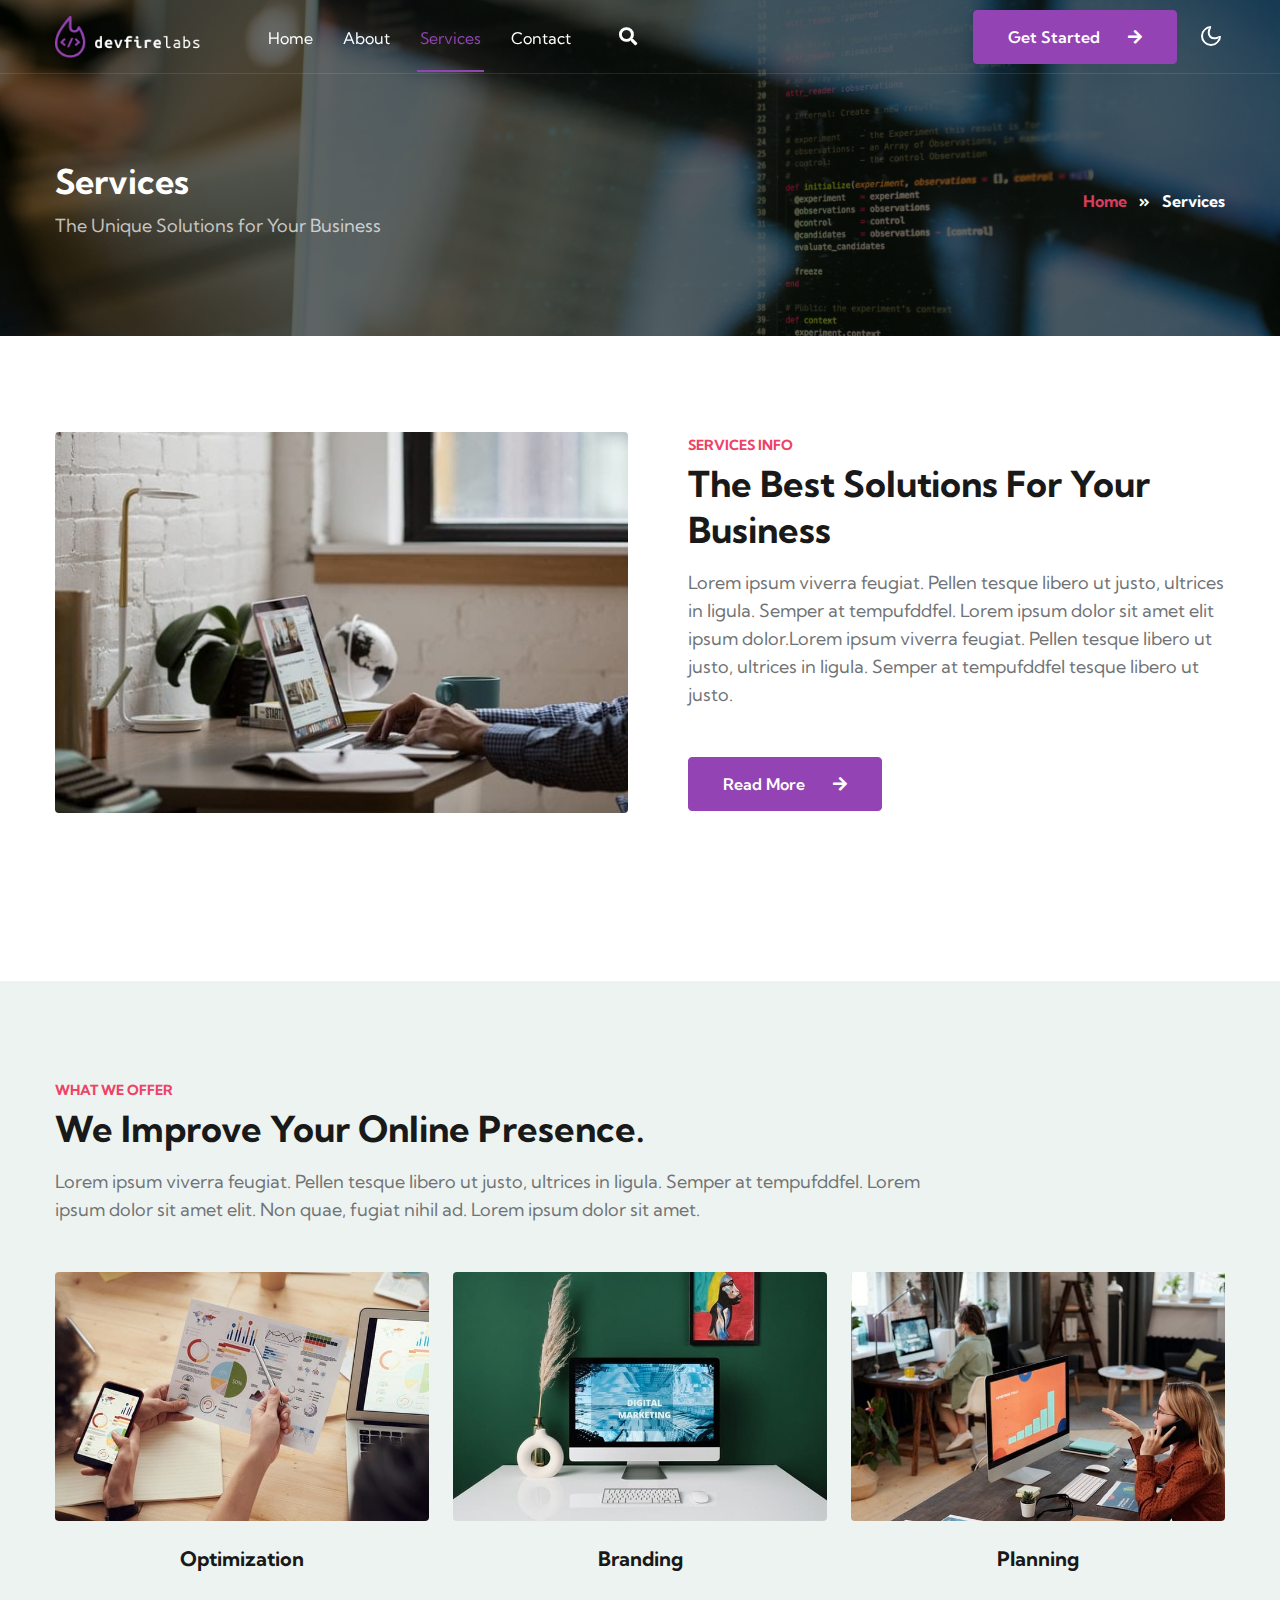
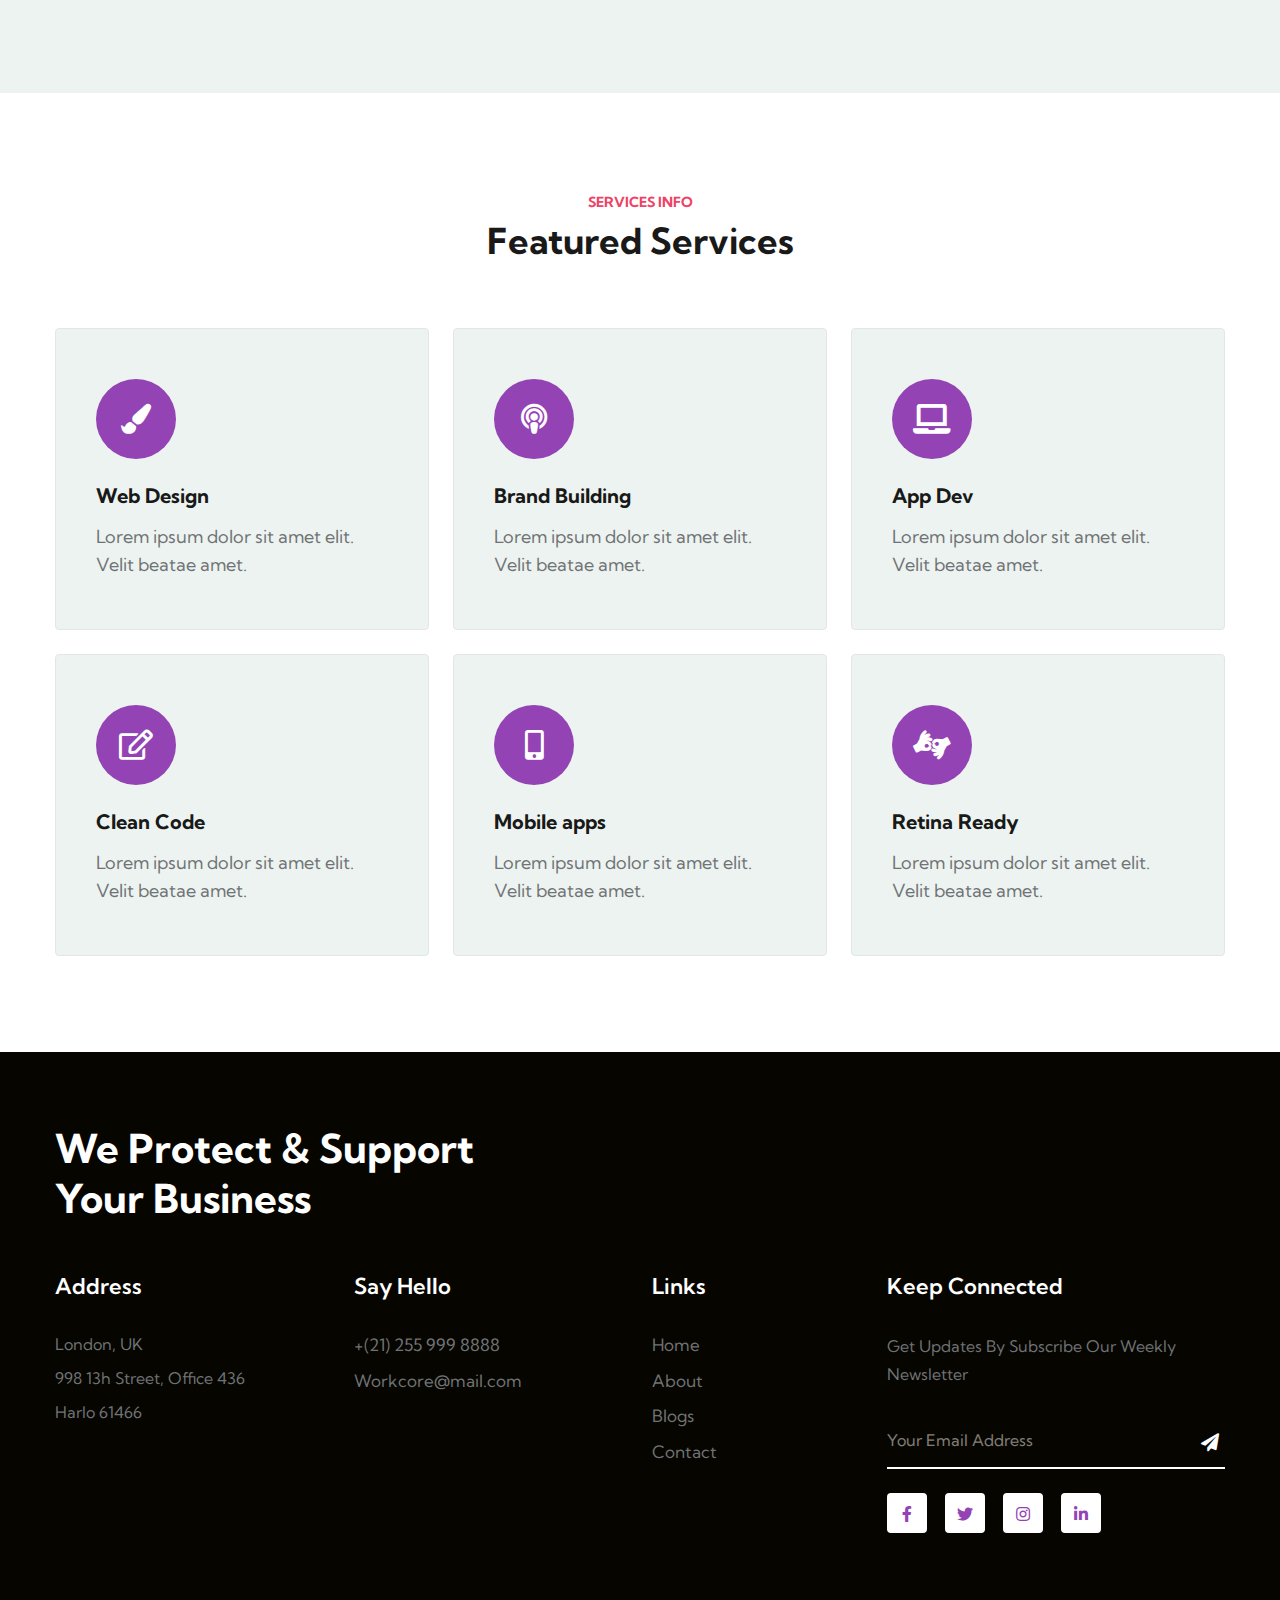
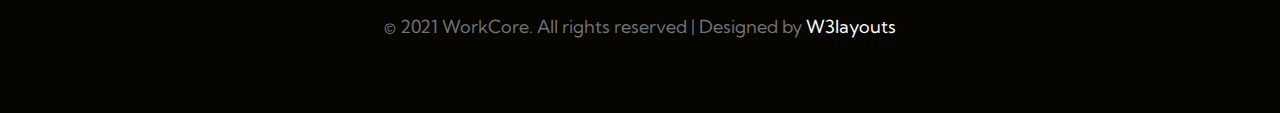
<file: services.html>
<!--
Author: W3layouts
Author URL: https:://w3layouts.com
-->
<!doctype html>
<html lang="en">

<head>
    <!-- Required meta tags -->
    <meta charset="utf-8">
    <meta name="viewport" content="width=device-width, initial-scale=1, shrink-to-fit=no">
    <title>WorkCore - Business Category Bootstrap Responsive Template | Services :: W3layouts </title>
    <!-- google fonts -->
    <link href="//fonts.googleapis.com/css2?family=Kumbh+Sans:wght@300;400;700&display=swap" rel="stylesheet">
    <!-- Template CSS -->
    <link rel="stylesheet" href="assets/css/style-starter.css">
</head>

<body>
    <!--/Header-->
    <header id="site-header" class="fixed-top">
        <div class="container">
            <nav class="navbar navbar-expand-lg navbar-light stroke py-lg-0">
                <img src="assets/images/logo/devfirelogo-light.png" style="width:150px;height:42px;" alt="Devfire Logo"> <a class="navbar-brand pe-xl-5 pe-lg-4" href="index.html">
                        
                </a></img>
                <button class="navbar-toggler collapsed" type="button" data-bs-toggle="collapse" data-bs-target="#navbarScroll" aria-controls="navbarScroll" aria-expanded="false" aria-label="Toggle navigation">
                    <span class="navbar-toggler-icon fa icon-expand fa-bars"></span>
                    <span class="navbar-toggler-icon fa icon-close fa-times"></span>
                </button>
                <div class="collapse navbar-collapse" id="navbarScroll">
                    <ul class="navbar-nav me-lg-auto my-2 my-lg-0 navbar-nav-scroll">
                        <li class="nav-item">
                            <a class="nav-link" aria-current="page" href="index.html">Home</a>
                        </li>
                        <li class="nav-item">
                            <a class="nav-link" href="about.html">About</a>
                        </li>
                        <li class="nav-item">
                            <a class="nav-link active" href="services.html">Services</a>
                        </li>
                       
                        <li class="nav-item">
                            <a class="nav-link" href="contact.html">Contact</a>
                        </li>
                        <li class="nav-item search-right">
                            <a href="#search" class="btn search-btn" title="search"><span class="fas fa-search me-2" aria-hidden="true"></span></a>
                            <!-- search popup -->
                            <div id="search" class="pop-overlay">
                                <div class="popup">
                                    <h3 class="title-w3l two mb-4 text-left">Search Here</h3>
                                    <form action="#" method="GET" class="search-box d-flex position-relative">
                                        <input type="search" placeholder="Enter Keyword here" name="search" required="required" autofocus="">
                                        <button type="submit" class="btn"><span class="fas fa-search" aria-hidden="true"></span></button>
                                    </form>
                                </div>
                                <a class="close" href="#close">×</a>
                            </div>
                            <!-- /search popup -->
                        </li>
                    </ul>
                    <!--/search-right-->
                    <ul class="header-search me-lg-4">
                        <li class="get-btn">
                            <a href="contact.html" class="btn btn-style btn-primary" title="search">Get Started <i class="fas fa-arrow-right ms-lg-4 ms-2"></i></a>
                        </li>

                    </ul>
                    <!--//search-right-->
                </div>
                <!-- toggle switch for light and dark theme -->
                <div class="mobile-position">
                    <nav class="navigation">
                        <div class="theme-switch-wrapper">
                            <label class="theme-switch" for="checkbox">
                                <input type="checkbox" id="checkbox">
                                <div class="mode-container">
                                    <i class="gg-sun"></i>
                                    <i class="gg-moon"></i>
                                </div>
                            </label>
                        </div>
                    </nav>
                </div>
                <!-- //toggle switch for light and dark theme -->
            </nav>
        </div>
    </header>
    <!--//Header-->
    <!--/inner-page-->
    <div class="inner-banner py-5">
        <section class="w3l-breadcrumb text-left py-sm-5 ">
            <div class="container">
                <div class="w3breadcrumb-gids">
                    <div class="w3breadcrumb-left text-left">
                        <h2 class="inner-w3-title">
                            Services </h2>
                        <p class="inner-page-para mt-2">
                            The Unique Solutions
                            for Your Business</p>
                    </div>
                    <div class="w3breadcrumb-right">
                        <ul class="breadcrumbs-custom-path">
                            <li><a href="index.html">Home</a></li>
                            <li class="active"><span class="fas fa-angle-double-right mx-2"></span> Services</li>
                        </ul>
                    </div>
                </div>

            </div>
        </section>
    </div>
    <!--//inner-page-->
    <!--/w3l-services-1-->
    <div class="w3l-services-1 py-5" id="grids-3">
        <div class="container py-md-5 py-2">
            <!--/row-1-->
            <div class="row mb-5 pb-lg-4">
                <div class="col-lg-6 p5-lg-4 services-1-left">
                    <img src="assets/images/g8.jpg" alt="" class="img-fluid radius-image">
                </div>

                <div class="services-1-right col-lg-6 mt-lg-0 mt-md-5 mt-4 ps-lg-5">
                    <div class="title-content text-left">
                        <h6 class="title-subw3hny mb-1">Services Info</h6>
                        <h3 class="title-w3l mb-3">The best solutions for your business </h3>
                    </div>
                    <p class="">Lorem ipsum viverra feugiat. Pellen tesque libero ut justo,
                        ultrices in ligula. Semper at tempufddfel. Lorem ipsum dolor sit amet
                        elit ipsum dolor.Lorem ipsum viverra feugiat. Pellen tesque libero ut justo, ultrices in ligula. Semper at tempufddfel tesque libero ut justo.</p>
                    <a href="#services" class="btn btn-style btn-primary mt-lg-5 mt-4">Read More <i class="fas fa-arrow-right ms-lg-4 ms-2"></i></a>
                </div>
            </div>
            <!--//row-1-->

        </div>
    </div>
    <!--//w3l-services-1-->
    <section class="w3l-services-2" id="services1">
        <div class="midd-w3 py-5">
            <div class="container py-lg-5 py-md-3">
                <div class="serve-title-header text-left">
                    <h6 class="title-subw3hny mb-1">What We Offer</h6>
                    <h3 class="title-w3l mb-3">We improve your online presence.</h3>
                    <p class="pr-lg-5">Lorem ipsum viverra feugiat. Pellen tesque libero ut justo, ultrices in ligula. Semper at tempufddfel. Lorem ipsum dolor sit amet elit. Non quae, fugiat nihil ad. Lorem ipsum dolor sit amet.</p>
                </div>
                <div class="grids-of-5 row mt-5 text-center">
                    <div class="col-lg-4 col-md-6">
                        <div class="grids5-info">
                            <a href="#service" class="d-block zoom"><img src="assets/images/g2.jpg" alt="" class="img-fluid radius-image"></a>
                            <div class="blog-info">
                                <h4><a href="#service">Optimization</a></h4>
                            </div>
                        </div>
                    </div>
                    <div class="col-lg-4 col-md-6 mt-md-0 mt-sm-5 mt-4">
                        <div class="grids5-info">
                            <a href="#service" class="d-block zoom"><img src="assets/images/g4.jpg" alt="" class="img-fluid radius-image"></a>
                            <div class="blog-info">
                                <h4><a href="#service">Branding</a></h4>
                            </div>
                        </div>
                    </div>
                    <div class="col-lg-4 col-md-6 mt-lg-0 mt-sm-5 mt-4">
                        <div class="grids5-info">
                            <a href="#service" class="d-block zoom"><img src="assets/images/g6.jpg" alt="" class="img-fluid radius-image"></a>
                            <div class="blog-info">
                                <h4><a href="#service">Planning
                                    </a></h4>
                            </div>
                        </div>
                    </div>
                </div>
            </div>
        </div>
    </section>
    <!-- /w3l-skills-->
    <!--/w3-grids-3-->
    <section class="w3l-services-6 py-5" id="services">
        <div class="container py-lg-5 py-md-4 py-2">
            <div class="title-services text-center">
                <h6 class="title-subw3hny mb-1">Services Info</h6>
                <h3 class="title-w3l mb-3">Featured Services </h3>
            </div>
            <div class="grids-area-hny main-cont-wthree-fea row pt-3 mt-5">
                <div class="col-lg-4 col-md-6 grids-feature">
                    <div class="area-box">
                        <div class="area-icon icon-red">
                            <span class="fas fa-paint-brush"></span>
                        </div>
                        <h4><a href="#feature" class="title-head">Web Design</a></h4>
                        <p>Lorem ipsum dolor sit amet elit. Velit beatae amet. </p>
                    </div>
                </div>
                <div class="col-lg-4 col-md-6 grids-feature mt-md-0 mt-4">
                    <div class="area-box">
                        <div class="area-icon icon-green">
                            <span class="fas fa-podcast"></span>
                        </div>
                        <h4><a href="#feature" class="title-head">Brand Building</a></h4>
                        <p>Lorem ipsum dolor sit amet elit. Velit beatae amet. </p>
                    </div>
                </div>
                <div class="col-lg-4 col-md-6 grids-feature mt-lg-0 mt-4">
                    <div class="area-box">
                        <div class="area-icon icon-blue">
                            <span class="fas fa-laptop"></span>
                        </div>
                        <h4><a href="#feature" class="title-head">App Dev</a></h4>
                        <p>Lorem ipsum dolor sit amet elit. Velit beatae amet. </p>
                    </div>
                </div>
                <div class="col-lg-4 col-md-6 grids-feature mt-4">
                    <div class="area-box">
                        <div class="area-icon icon-yellow">
                            <span class="far fa-edit"></span>
                        </div>
                        <h4><a href="#feature" class="title-head">Clean Code</a></h4>
                        <p>Lorem ipsum dolor sit amet elit. Velit beatae amet. </p>
                    </div>
                </div>
                <div class="col-lg-4 col-md-6 grids-feature mt-4">
                    <div class="area-box">
                        <div class="area-icon icon-purple">
                            <span class="fas fa-mobile-alt"></span>
                        </div>
                        <h4><a href="#feature" class="title-head">Mobile apps</a></h4>
                        <p>Lorem ipsum dolor sit amet elit. Velit beatae amet. </p>
                    </div>
                </div>
                <div class="col-lg-4 col-md-6 grids-feature mt-4">
                    <div class="area-box">
                        <div class="area-icon icon-orange">
                            <span class="fas fa-american-sign-language-interpreting"></span>
                        </div>
                        <h4><a href="#feature" class="title-head">Retina Ready</a></h4>
                        <p>Lorem ipsum dolor sit amet elit. Velit beatae amet. </p>
                    </div>
                </div>
            </div>
        </div>
    </section>
    <!--//w3-grids-3-->
    <!--/w3l-footer-29-main-->
    <footer class="w3l-footer-29-main">
        <div class="footer-29 py-5">
            <div class="container py-lg-4">
                <h2>We protect & support<br>
                    your business</h2>
                <div class="row footer-top-29 mt-md-5 mt-4">
                    <div class="col-lg-3 col-md-6 footer-list-29 footer-1">
                        <h6 class="footer-title-29">Address</h6>
                        <div class="footer-listw3-grids">
                            <ul class="footer-listw3">
                                <li>London, UK</li>
                                <li>998 13h Street, Office 436</li>
                                <li>Harlo 61466</li>
                            </ul>

                        </div>

                    </div>
                    <div class="col-lg-3 col-md-6 footer-list-29 footer-3 mt-lg-0 mt-5 pe-lg-5">
                        <h6 class="footer-title-29">Say hello</h6>
                        <div class="footer-listw3-grids">
                            <ul class="footer-listw3">
                                <li><a href="tel:+(21) 255 999 8888">+(21) 255 999 8888</a></li>
                                <li><a href="mailto:Workcore@mail.com" class="mail">Workcore@mail.com</a></li>

                            </ul>

                        </div>
                    </div>
                    <div class="col-lg-2 col-md-6 footer-list-29 footer-3 mt-lg-0 mt-5 pe-lg-5">
                        <h6 class="footer-title-29">Links</h6>
                        <div class="footer-listw3-grids">
                            <ul class="footer-listw3">
                                <li><a href="index.html">Home</a></li>
                                <li><a href="about.html">About</a></li>
                                <li><a href="#">Blogs</a></li>
                                <li><a href="contact.html">Contact</a></li>
                            </ul>
                        </div>
                    </div>
                    <div class="col-lg-4 col-md-6 footer-list-29 footer-4 mt-lg-0 mt-5 ps-lg-5">
                        <h6 class="footer-title-29">Keep Connected</h6>
                        <p>Get Updates By Subscribe Our Weekly Newsletter</p>

                        <form action="#" class="subscribe" method="post">
                            <input type="email" name="email" placeholder="Your Email Address" required="">
                            <button><span class="fas fa-paper-plane"></span></button>
                        </form>
                        <div class="main-social-footer-29 mt-4">
                            <a href="#facebook" class="facebook"><span class="fab fa-facebook-f"></span></a>
                            <a href="#twitter" class="twitter"><span class="fab fa-twitter"></span></a>
                            <a href="#instagram" class="instagram"><span class="fab fa-instagram"></span></a>

                            <a href="#linkd" class="linkd"><span class="fab fa-linkedin-in"></span></a>
                        </div>
                    </div>
                </div>
                <div class="bottom-copies text-center">
                    <p class="copy-footer-29">© 2021 WorkCore. All rights reserved | Designed by <a href="https://w3layouts.com">W3layouts</a></p>
                </div>
            </div>
        </div>

        <!-- move top -->
        <button onclick="topFunction()" id="movetop" title="Go to top">
            <span class="fa fa-angle-up"></span>
        </button>
        <script>
            // When the user scrolls down 20px from the top of the document, show the button
            window.onscroll = function() {
                scrollFunction()
            };

            function scrollFunction() {
                if (document.body.scrollTop > 20 || document.documentElement.scrollTop > 20) {
                    document.getElementById("movetop").style.display = "block";
                } else {
                    document.getElementById("movetop").style.display = "none";
                }
            }

            // When the user clicks on the button, scroll to the top of the document
            function topFunction() {
                document.body.scrollTop = 0;
                document.documentElement.scrollTop = 0;
            }

        </script>
        <!-- //move top -->
    </footer>
    <!-- Template JavaScript -->
    <script src="assets/js/jquery-3.3.1.min.js"></script>
    <script src="assets/js/theme-change.js"></script>
    <!-- MENU-JS -->
    <script>
        $(window).on("scroll", function() {
            var scroll = $(window).scrollTop();

            if (scroll >= 80) {
                $("#site-header").addClass("nav-fixed");
            } else {
                $("#site-header").removeClass("nav-fixed");
            }
        });

        //Main navigation Active Class Add Remove
        $(".navbar-toggler").on("click", function() {
            $("header").toggleClass("active");
        });
        $(document).on("ready", function() {
            if ($(window).width() > 991) {
                $("header").removeClass("active");
            }
            $(window).on("resize", function() {
                if ($(window).width() > 991) {
                    $("header").removeClass("active");
                }
            });
        });

    </script>
    <!-- //MENU-JS -->

    <!-- disable body scroll which navbar is in active -->
    <script>
        $(function() {
            $('.navbar-toggler').click(function() {
                $('body').toggleClass('noscroll');
            })
        });

    </script>
    <!-- //disable body scroll which navbar is in active -->

    <!-- //bootstrap -->
    <script src="assets/js/bootstrap.min.js"></script>

</body>

</html>
</file>
<file: assets/css/style-starter.css>
/*--
Author: W3layouts
Author URL: https:s:://w3layouts.com
--*/
@charset "UTF-8";

/*!
 * Bootstrap v5.0.1 (https://getbootstrap.com/)
 * Copyright 2011-2021 The Bootstrap Authors
 * Copyright 2011-2021 Twitter, Inc.
 * Licensed under MIT (https://github.com/twbs/bootstrap/blob/main/LICENSE)
 */
:root {
    --bs-blue: #0d6efd;
    --bs-indigo: #6610f2;
    --bs-purple: #6f42c1 --bs-pink: #d63384;
    --bs-red: #dc3545;
    --bs-orange: #fd7e14;
    --bs-yellow: #ffc107;
    --bs-green: #198754;
    --bs-teal: #20c997;
    --bs-cyan: #0dcaf0;
    --bs-white: #fff;
    --bs-gray: #6c757d;
    --bs-gray-dark: #343a40;
    --bs-primary: #0d6efd;
    --bs-secondary: #6c757d;
    --bs-success: #198754;
    --bs-info: #0dcaf0;
    --bs-warning: #ffc107;
    --bs-danger: #dc3545;
    --bs-light: #f8f9fa;
    --bs-dark: #212529;
    --bs-font-sans-serif: system-ui, -apple-system, "Segoe UI", Roboto, "Helvetica Neue", Arial, "Noto Sans", "Liberation Sans", sans-serif, "Apple Color Emoji", "Segoe UI Emoji", "Segoe UI Symbol", "Noto Color Emoji";
    --bs-font-monospace: SFMono-Regular, Menlo, Monaco, Consolas, "Liberation Mono", "Courier New", monospace;
    --bs-gradient: linear-gradient(180deg, rgba(255, 255, 255, 0.15), rgba(255, 255, 255, 0))
}

*,
::after,
::before {
    box-sizing: border-box
}

@media (prefers-reduced-motion:no-preference) {
    :root {
        scroll-behavior: smooth
    }
}

body {
    margin: 0;
    font-family: 'Kumbh Sans', sans-serif;
    font-size: 1rem;
    font-weight: 400;
    line-height: 1.5;
    color: #212529;
    background-color: #fff;
    -webkit-text-size-adjust: 100%;
    -webkit-tap-highlight-color: transparent
}

hr {
    margin: 1rem 0;
    color: inherit;
    background-color: currentColor;
    border: 0;
    opacity: .25
}

hr:not([size]) {
    height: 1px
}

.h1,
.h2,
.h3,
.h4,
.h5,
.h6,
h1,
h2,
h3,
h4,
h5,
h6 {
    margin-top: 0;
    margin-bottom: .5rem;
    font-weight: 700;
    line-height: 1.2
}

.h1,
h1 {
    font-size: calc(1.375rem + 1.5vw)
}

@media (min-width:1200px) {

    .h1,
    h1 {
        font-size: 2.5rem
    }
}

.h2,
h2 {
    font-size: calc(1.325rem + .9vw)
}

@media (min-width:1200px) {

    .h2,
    h2 {
        font-size: 2rem
    }
}

.h3,
h3 {
    font-size: calc(1.3rem + .6vw)
}

@media (min-width:1200px) {

    .h3,
    h3 {
        font-size: 1.75rem
    }
}

.h4,
h4 {
    font-size: calc(1.275rem + .3vw)
}

@media (min-width:1200px) {

    .h4,
    h4 {
        font-size: 1.5rem
    }
}

.h5,
h5 {
    font-size: 1.25rem
}

.h6,
h6 {
    font-size: 1rem
}

p {
    margin-top: 0;
    margin-bottom: 1rem
}

abbr[data-bs-original-title],
abbr[title] {
    -webkit-text-decoration: underline dotted;
    text-decoration: underline dotted;
    cursor: help;
    -webkit-text-decoration-skip-ink: none;
    text-decoration-skip-ink: none
}

address {
    margin-bottom: 1rem;
    font-style: normal;
    line-height: inherit
}

ol,
ul {
    padding-left: 2rem
}

dl,
ol,
ul {
    margin-top: 0;
    margin-bottom: 1rem
}

ol ol,
ol ul,
ul ol,
ul ul {
    margin-bottom: 0
}

dt {
    font-weight: 700
}

dd {
    margin-bottom: .5rem;
    margin-left: 0
}

blockquote {
    margin: 0 0 1rem
}

b,
strong {
    font-weight: bolder
}

.small,
small {
    font-size: .875em
}

.mark,
mark {
    padding: .2em;
    background-color: #fcf8e3
}

sub,
sup {
    position: relative;
    font-size: .75em;
    line-height: 0;
    vertical-align: baseline
}

sub {
    bottom: -.25em
}

sup {
    top: -.5em
}

a {
    color: var(--primary-color);
    text-decoration: underline
}

a:hover {
    color: var(--primary-color);
}

a:not([href]):not([class]),
a:not([href]):not([class]):hover {
    color: inherit;
    text-decoration: none
}

code,
kbd,
pre,
samp {
    font-family: 'Kumbh Sans', sans-serif;
    font-size: 1em;
    direction: ltr;
    unicode-bidi: bidi-override
}

pre {
    display: block;
    margin-top: 0;
    margin-bottom: 1rem;
    overflow: auto;
    font-size: .875em
}

pre code {
    font-size: inherit;
    color: inherit;
    word-break: normal
}

code {
    font-size: .875em;
    color: #d63384;
    word-wrap: break-word
}

a > code {
    color: inherit
}

kbd {
    padding: .2rem .4rem;
    font-size: .875em;
    color: #fff;
    background-color: #212529;
    border-radius: .2rem
}

kbd kbd {
    padding: 0;
    font-size: 1em;
    font-weight: 700
}

figure {
    margin: 0 0 1rem
}

img,
svg {
    vertical-align: middle
}

table {
    caption-side: bottom;
    border-collapse: collapse
}

caption {
    padding-top: .5rem;
    padding-bottom: .5rem;
    color: #6c757d;
    text-align: left
}

th {
    text-align: inherit;
    text-align: -webkit-match-parent
}

tbody,
td,
tfoot,
th,
thead,
tr {
    border-color: inherit;
    border-style: solid;
    border-width: 0
}

label {
    display: inline-block
}

button {
    border-radius: 0
}

button:focus:not(:focus-visible) {
    outline: 0
}

button,
input,
optgroup,
select,
textarea {
    margin: 0;
    font-family: 'Kumbh Sans', sans-serif;
    font-size: inherit;
    line-height: inherit
}

button,
select {
    text-transform: none
}

[role=button] {
    cursor: pointer
}

select {
    word-wrap: normal
}

select:disabled {
    opacity: 1
}

[list]::-webkit-calendar-picker-indicator {
    display: none
}

[type=button],
[type=reset],
[type=submit],
button {
    -webkit-appearance: button
}

[type=button]:not(:disabled),
[type=reset]:not(:disabled),
[type=submit]:not(:disabled),
button:not(:disabled) {
    cursor: pointer
}

::-moz-focus-inner {
    padding: 0;
    border-style: none
}

textarea {
    resize: vertical
}

fieldset {
    min-width: 0;
    padding: 0;
    margin: 0;
    border: 0
}

legend {
    float: left;
    width: 100%;
    padding: 0;
    margin-bottom: .5rem;
    font-size: calc(1.275rem + .3vw);
    line-height: inherit
}

@media (min-width:1200px) {
    legend {
        font-size: 1.5rem
    }
}

legend + * {
    clear: left
}

::-webkit-datetime-edit-day-field,
::-webkit-datetime-edit-fields-wrapper,
::-webkit-datetime-edit-hour-field,
::-webkit-datetime-edit-minute,
::-webkit-datetime-edit-month-field,
::-webkit-datetime-edit-text,
::-webkit-datetime-edit-year-field {
    padding: 0
}

::-webkit-inner-spin-button {
    height: auto
}

[type=search] {
    outline-offset: -2px;
    -webkit-appearance: textfield
}

::-webkit-search-decoration {
    -webkit-appearance: none
}

::-webkit-color-swatch-wrapper {
    padding: 0
}

::file-selector-button {
    font: inherit
}

::-webkit-file-upload-button {
    font: inherit;
    -webkit-appearance: button
}

output {
    display: inline-block
}

iframe {
    border: 0
}

summary {
    display: list-item;
    cursor: pointer
}

progress {
    vertical-align: baseline
}

[hidden] {
    display: none !important
}

.lead {
    font-size: 1.25rem;
    font-weight: 300
}

.display-1 {
    font-size: calc(1.625rem + 4.5vw);
    font-weight: 300;
    line-height: 1.2
}

@media (min-width:1200px) {
    .display-1 {
        font-size: 5rem
    }
}

.display-2 {
    font-size: calc(1.575rem + 3.9vw);
    font-weight: 300;
    line-height: 1.2
}

@media (min-width:1200px) {
    .display-2 {
        font-size: 4.5rem
    }
}

.display-3 {
    font-size: calc(1.525rem + 3.3vw);
    font-weight: 300;
    line-height: 1.2
}

@media (min-width:1200px) {
    .display-3 {
        font-size: 4rem
    }
}

.display-4 {
    font-size: calc(1.475rem + 2.7vw);
    font-weight: 300;
    line-height: 1.2
}

@media (min-width:1200px) {
    .display-4 {
        font-size: 3.5rem
    }
}

.display-5 {
    font-size: calc(1.425rem + 2.1vw);
    font-weight: 300;
    line-height: 1.2
}

@media (min-width:1200px) {
    .display-5 {
        font-size: 3rem
    }
}

.display-6 {
    font-size: calc(1.375rem + 1.5vw);
    font-weight: 300;
    line-height: 1.2
}

@media (min-width:1200px) {
    .display-6 {
        font-size: 2.5rem
    }
}

.list-unstyled {
    padding-left: 0;
    list-style: none
}

.list-inline {
    padding-left: 0;
    list-style: none
}

.list-inline-item {
    display: inline-block
}

.list-inline-item:not(:last-child) {
    margin-right: .5rem
}

.initialism {
    font-size: .875em;
    text-transform: uppercase
}

.blockquote {
    margin-bottom: 1rem;
    font-size: 1.25rem
}

.blockquote > :last-child {
    margin-bottom: 0
}

.blockquote-footer {
    margin-top: -1rem;
    margin-bottom: 1rem;
    font-size: .875em;
    color: #6c757d
}

.blockquote-footer::before {
    content: "— "
}

.img-fluid {
    max-width: 100%;
    height: auto
}

.img-thumbnail {
    padding: .25rem;
    background-color: #fff;
    border: 1px solid #dee2e6;
    border-radius: .25rem;
    max-width: 100%;
    height: auto
}

.figure {
    display: inline-block
}

.figure-img {
    margin-bottom: .5rem;
    line-height: 1
}

.figure-caption {
    font-size: .875em;
    color: #6c757d
}

.container,
.container-fluid,
.container-lg,
.container-md,
.container-sm,
.container-xl,
.container-xxl {
    width: 100%;
    padding-right: var(--bs-gutter-x, .75rem);
    padding-left: var(--bs-gutter-x, .75rem);
    margin-right: auto;
    margin-left: auto
}

@media (min-width:576px) {

    .container,
    .container-sm {
        max-width: 540px
    }
}

@media (min-width:768px) {

    .container,
    .container-md,
    .container-sm {
        max-width: 720px
    }
}

@media (min-width:992px) {

    .container,
    .container-lg,
    .container-md,
    .container-sm {
        max-width: 960px
    }
}

@media (min-width:1200px) {

    .container,
    .container-lg,
    .container-md,
    .container-sm,
    .container-xl {
        max-width: 1140px
    }
}

@media (min-width:1400px) {

    .container,
    .container-lg,
    .container-md,
    .container-sm,
    .container-xl,
    .container-xxl {
        max-width: 1320px
    }
}

.row {
    --bs-gutter-x: 1.5rem;
    --bs-gutter-y: 0;
    display: flex;
    flex-wrap: wrap;
    margin-top: calc(var(--bs-gutter-y) * -1);
    margin-right: calc(var(--bs-gutter-x)/ -2);
    margin-left: calc(var(--bs-gutter-x)/ -2)
}

.row > * {
    flex-shrink: 0;
    width: 100%;
    max-width: 100%;
    padding-right: calc(var(--bs-gutter-x)/ 2);
    padding-left: calc(var(--bs-gutter-x)/ 2);
    margin-top: var(--bs-gutter-y)
}

.col {
    flex: 1 0 0%
}

.row-cols-auto > * {
    flex: 0 0 auto;
    width: auto
}

.row-cols-1 > * {
    flex: 0 0 auto;
    width: 100%
}

.row-cols-2 > * {
    flex: 0 0 auto;
    width: 50%
}

.row-cols-3 > * {
    flex: 0 0 auto;
    width: 33.3333333333%
}

.row-cols-4 > * {
    flex: 0 0 auto;
    width: 25%
}

.row-cols-5 > * {
    flex: 0 0 auto;
    width: 20%
}

.row-cols-6 > * {
    flex: 0 0 auto;
    width: 16.6666666667%
}

.col-auto {
    flex: 0 0 auto;
    width: auto
}

.col-1 {
    flex: 0 0 auto;
    width: 8.3333333333%
}

.col-2 {
    flex: 0 0 auto;
    width: 16.6666666667%
}

.col-3 {
    flex: 0 0 auto;
    width: 25%
}

.col-4 {
    flex: 0 0 auto;
    width: 33.3333333333%
}

.col-5 {
    flex: 0 0 auto;
    width: 41.6666666667%
}

.col-6 {
    flex: 0 0 auto;
    width: 50%
}

.col-7 {
    flex: 0 0 auto;
    width: 58.3333333333%
}

.col-8 {
    flex: 0 0 auto;
    width: 66.6666666667%
}

.col-9 {
    flex: 0 0 auto;
    width: 75%
}

.col-10 {
    flex: 0 0 auto;
    width: 83.3333333333%
}

.col-11 {
    flex: 0 0 auto;
    width: 91.6666666667%
}

.col-12 {
    flex: 0 0 auto;
    width: 100%
}

.offset-1 {
    margin-left: 8.3333333333%
}

.offset-2 {
    margin-left: 16.6666666667%
}

.offset-3 {
    margin-left: 25%
}

.offset-4 {
    margin-left: 33.3333333333%
}

.offset-5 {
    margin-left: 41.6666666667%
}

.offset-6 {
    margin-left: 50%
}

.offset-7 {
    margin-left: 58.3333333333%
}

.offset-8 {
    margin-left: 66.6666666667%
}

.offset-9 {
    margin-left: 75%
}

.offset-10 {
    margin-left: 83.3333333333%
}

.offset-11 {
    margin-left: 91.6666666667%
}

.g-0,
.gx-0 {
    --bs-gutter-x: 0
}

.g-0,
.gy-0 {
    --bs-gutter-y: 0
}

.g-1,
.gx-1 {
    --bs-gutter-x: 0.25rem
}

.g-1,
.gy-1 {
    --bs-gutter-y: 0.25rem
}

.g-2,
.gx-2 {
    --bs-gutter-x: 0.5rem
}

.g-2,
.gy-2 {
    --bs-gutter-y: 0.5rem
}

.g-3,
.gx-3 {
    --bs-gutter-x: 1rem
}

.g-3,
.gy-3 {
    --bs-gutter-y: 1rem
}

.g-4,
.gx-4 {
    --bs-gutter-x: 1.5rem
}

.g-4,
.gy-4 {
    --bs-gutter-y: 1.5rem
}

.g-5,
.gx-5 {
    --bs-gutter-x: 3rem
}

.g-5,
.gy-5 {
    --bs-gutter-y: 3rem
}

@media (min-width:576px) {
    .col-sm {
        flex: 1 0 0%
    }

    .row-cols-sm-auto > * {
        flex: 0 0 auto;
        width: auto
    }

    .row-cols-sm-1 > * {
        flex: 0 0 auto;
        width: 100%
    }

    .row-cols-sm-2 > * {
        flex: 0 0 auto;
        width: 50%
    }

    .row-cols-sm-3 > * {
        flex: 0 0 auto;
        width: 33.3333333333%
    }

    .row-cols-sm-4 > * {
        flex: 0 0 auto;
        width: 25%
    }

    .row-cols-sm-5 > * {
        flex: 0 0 auto;
        width: 20%
    }

    .row-cols-sm-6 > * {
        flex: 0 0 auto;
        width: 16.6666666667%
    }

    .col-sm-auto {
        flex: 0 0 auto;
        width: auto
    }

    .col-sm-1 {
        flex: 0 0 auto;
        width: 8.3333333333%
    }

    .col-sm-2 {
        flex: 0 0 auto;
        width: 16.6666666667%
    }

    .col-sm-3 {
        flex: 0 0 auto;
        width: 25%
    }

    .col-sm-4 {
        flex: 0 0 auto;
        width: 33.3333333333%
    }

    .col-sm-5 {
        flex: 0 0 auto;
        width: 41.6666666667%
    }

    .col-sm-6 {
        flex: 0 0 auto;
        width: 50%
    }

    .col-sm-7 {
        flex: 0 0 auto;
        width: 58.3333333333%
    }

    .col-sm-8 {
        flex: 0 0 auto;
        width: 66.6666666667%
    }

    .col-sm-9 {
        flex: 0 0 auto;
        width: 75%
    }

    .col-sm-10 {
        flex: 0 0 auto;
        width: 83.3333333333%
    }

    .col-sm-11 {
        flex: 0 0 auto;
        width: 91.6666666667%
    }

    .col-sm-12 {
        flex: 0 0 auto;
        width: 100%
    }

    .offset-sm-0 {
        margin-left: 0
    }

    .offset-sm-1 {
        margin-left: 8.3333333333%
    }

    .offset-sm-2 {
        margin-left: 16.6666666667%
    }

    .offset-sm-3 {
        margin-left: 25%
    }

    .offset-sm-4 {
        margin-left: 33.3333333333%
    }

    .offset-sm-5 {
        margin-left: 41.6666666667%
    }

    .offset-sm-6 {
        margin-left: 50%
    }

    .offset-sm-7 {
        margin-left: 58.3333333333%
    }

    .offset-sm-8 {
        margin-left: 66.6666666667%
    }

    .offset-sm-9 {
        margin-left: 75%
    }

    .offset-sm-10 {
        margin-left: 83.3333333333%
    }

    .offset-sm-11 {
        margin-left: 91.6666666667%
    }

    .g-sm-0,
    .gx-sm-0 {
        --bs-gutter-x: 0
    }

    .g-sm-0,
    .gy-sm-0 {
        --bs-gutter-y: 0
    }

    .g-sm-1,
    .gx-sm-1 {
        --bs-gutter-x: 0.25rem
    }

    .g-sm-1,
    .gy-sm-1 {
        --bs-gutter-y: 0.25rem
    }

    .g-sm-2,
    .gx-sm-2 {
        --bs-gutter-x: 0.5rem
    }

    .g-sm-2,
    .gy-sm-2 {
        --bs-gutter-y: 0.5rem
    }

    .g-sm-3,
    .gx-sm-3 {
        --bs-gutter-x: 1rem
    }

    .g-sm-3,
    .gy-sm-3 {
        --bs-gutter-y: 1rem
    }

    .g-sm-4,
    .gx-sm-4 {
        --bs-gutter-x: 1.5rem
    }

    .g-sm-4,
    .gy-sm-4 {
        --bs-gutter-y: 1.5rem
    }

    .g-sm-5,
    .gx-sm-5 {
        --bs-gutter-x: 3rem
    }

    .g-sm-5,
    .gy-sm-5 {
        --bs-gutter-y: 3rem
    }
}

@media (min-width:768px) {
    .col-md {
        flex: 1 0 0%
    }

    .row-cols-md-auto > * {
        flex: 0 0 auto;
        width: auto
    }

    .row-cols-md-1 > * {
        flex: 0 0 auto;
        width: 100%
    }

    .row-cols-md-2 > * {
        flex: 0 0 auto;
        width: 50%
    }

    .row-cols-md-3 > * {
        flex: 0 0 auto;
        width: 33.3333333333%
    }

    .row-cols-md-4 > * {
        flex: 0 0 auto;
        width: 25%
    }

    .row-cols-md-5 > * {
        flex: 0 0 auto;
        width: 20%
    }

    .row-cols-md-6 > * {
        flex: 0 0 auto;
        width: 16.6666666667%
    }

    .col-md-auto {
        flex: 0 0 auto;
        width: auto
    }

    .col-md-1 {
        flex: 0 0 auto;
        width: 8.3333333333%
    }

    .col-md-2 {
        flex: 0 0 auto;
        width: 16.6666666667%
    }

    .col-md-3 {
        flex: 0 0 auto;
        width: 25%
    }

    .col-md-4 {
        flex: 0 0 auto;
        width: 33.3333333333%
    }

    .col-md-5 {
        flex: 0 0 auto;
        width: 41.6666666667%
    }

    .col-md-6 {
        flex: 0 0 auto;
        width: 50%
    }

    .col-md-7 {
        flex: 0 0 auto;
        width: 58.3333333333%
    }

    .col-md-8 {
        flex: 0 0 auto;
        width: 66.6666666667%
    }

    .col-md-9 {
        flex: 0 0 auto;
        width: 75%
    }

    .col-md-10 {
        flex: 0 0 auto;
        width: 83.3333333333%
    }

    .col-md-11 {
        flex: 0 0 auto;
        width: 91.6666666667%
    }

    .col-md-12 {
        flex: 0 0 auto;
        width: 100%
    }

    .offset-md-0 {
        margin-left: 0
    }

    .offset-md-1 {
        margin-left: 8.3333333333%
    }

    .offset-md-2 {
        margin-left: 16.6666666667%
    }

    .offset-md-3 {
        margin-left: 25%
    }

    .offset-md-4 {
        margin-left: 33.3333333333%
    }

    .offset-md-5 {
        margin-left: 41.6666666667%
    }

    .offset-md-6 {
        margin-left: 50%
    }

    .offset-md-7 {
        margin-left: 58.3333333333%
    }

    .offset-md-8 {
        margin-left: 66.6666666667%
    }

    .offset-md-9 {
        margin-left: 75%
    }

    .offset-md-10 {
        margin-left: 83.3333333333%
    }

    .offset-md-11 {
        margin-left: 91.6666666667%
    }

    .g-md-0,
    .gx-md-0 {
        --bs-gutter-x: 0
    }

    .g-md-0,
    .gy-md-0 {
        --bs-gutter-y: 0
    }

    .g-md-1,
    .gx-md-1 {
        --bs-gutter-x: 0.25rem
    }

    .g-md-1,
    .gy-md-1 {
        --bs-gutter-y: 0.25rem
    }

    .g-md-2,
    .gx-md-2 {
        --bs-gutter-x: 0.5rem
    }

    .g-md-2,
    .gy-md-2 {
        --bs-gutter-y: 0.5rem
    }

    .g-md-3,
    .gx-md-3 {
        --bs-gutter-x: 1rem
    }

    .g-md-3,
    .gy-md-3 {
        --bs-gutter-y: 1rem
    }

    .g-md-4,
    .gx-md-4 {
        --bs-gutter-x: 1.5rem
    }

    .g-md-4,
    .gy-md-4 {
        --bs-gutter-y: 1.5rem
    }

    .g-md-5,
    .gx-md-5 {
        --bs-gutter-x: 3rem
    }

    .g-md-5,
    .gy-md-5 {
        --bs-gutter-y: 3rem
    }
}

@media (min-width:992px) {
    .col-lg {
        flex: 1 0 0%
    }

    .row-cols-lg-auto > * {
        flex: 0 0 auto;
        width: auto
    }

    .row-cols-lg-1 > * {
        flex: 0 0 auto;
        width: 100%
    }

    .row-cols-lg-2 > * {
        flex: 0 0 auto;
        width: 50%
    }

    .row-cols-lg-3 > * {
        flex: 0 0 auto;
        width: 33.3333333333%
    }

    .row-cols-lg-4 > * {
        flex: 0 0 auto;
        width: 25%
    }

    .row-cols-lg-5 > * {
        flex: 0 0 auto;
        width: 20%
    }

    .row-cols-lg-6 > * {
        flex: 0 0 auto;
        width: 16.6666666667%
    }

    .col-lg-auto {
        flex: 0 0 auto;
        width: auto
    }

    .col-lg-1 {
        flex: 0 0 auto;
        width: 8.3333333333%
    }

    .col-lg-2 {
        flex: 0 0 auto;
        width: 16.6666666667%
    }

    .col-lg-3 {
        flex: 0 0 auto;
        width: 25%
    }

    .col-lg-4 {
        flex: 0 0 auto;
        width: 33.3333333333%
    }

    .col-lg-5 {
        flex: 0 0 auto;
        width: 41.6666666667%
    }

    .col-lg-6 {
        flex: 0 0 auto;
        width: 50%
    }

    .col-lg-7 {
        flex: 0 0 auto;
        width: 58.3333333333%
    }

    .col-lg-8 {
        flex: 0 0 auto;
        width: 66.6666666667%
    }

    .col-lg-9 {
        flex: 0 0 auto;
        width: 75%
    }

    .col-lg-10 {
        flex: 0 0 auto;
        width: 83.3333333333%
    }

    .col-lg-11 {
        flex: 0 0 auto;
        width: 91.6666666667%
    }

    .col-lg-12 {
        flex: 0 0 auto;
        width: 100%
    }

    .offset-lg-0 {
        margin-left: 0
    }

    .offset-lg-1 {
        margin-left: 8.3333333333%
    }

    .offset-lg-2 {
        margin-left: 16.6666666667%
    }

    .offset-lg-3 {
        margin-left: 25%
    }

    .offset-lg-4 {
        margin-left: 33.3333333333%
    }

    .offset-lg-5 {
        margin-left: 41.6666666667%
    }

    .offset-lg-6 {
        margin-left: 50%
    }

    .offset-lg-7 {
        margin-left: 58.3333333333%
    }

    .offset-lg-8 {
        margin-left: 66.6666666667%
    }

    .offset-lg-9 {
        margin-left: 75%
    }

    .offset-lg-10 {
        margin-left: 83.3333333333%
    }

    .offset-lg-11 {
        margin-left: 91.6666666667%
    }

    .g-lg-0,
    .gx-lg-0 {
        --bs-gutter-x: 0
    }

    .g-lg-0,
    .gy-lg-0 {
        --bs-gutter-y: 0
    }

    .g-lg-1,
    .gx-lg-1 {
        --bs-gutter-x: 0.25rem
    }

    .g-lg-1,
    .gy-lg-1 {
        --bs-gutter-y: 0.25rem
    }

    .g-lg-2,
    .gx-lg-2 {
        --bs-gutter-x: 0.5rem
    }

    .g-lg-2,
    .gy-lg-2 {
        --bs-gutter-y: 0.5rem
    }

    .g-lg-3,
    .gx-lg-3 {
        --bs-gutter-x: 1rem
    }

    .g-lg-3,
    .gy-lg-3 {
        --bs-gutter-y: 1rem
    }

    .g-lg-4,
    .gx-lg-4 {
        --bs-gutter-x: 1.5rem
    }

    .g-lg-4,
    .gy-lg-4 {
        --bs-gutter-y: 1.5rem
    }

    .g-lg-5,
    .gx-lg-5 {
        --bs-gutter-x: 3rem
    }

    .g-lg-5,
    .gy-lg-5 {
        --bs-gutter-y: 3rem
    }
}

@media (min-width:1200px) {
    .col-xl {
        flex: 1 0 0%
    }

    .row-cols-xl-auto > * {
        flex: 0 0 auto;
        width: auto
    }

    .row-cols-xl-1 > * {
        flex: 0 0 auto;
        width: 100%
    }

    .row-cols-xl-2 > * {
        flex: 0 0 auto;
        width: 50%
    }

    .row-cols-xl-3 > * {
        flex: 0 0 auto;
        width: 33.3333333333%
    }

    .row-cols-xl-4 > * {
        flex: 0 0 auto;
        width: 25%
    }

    .row-cols-xl-5 > * {
        flex: 0 0 auto;
        width: 20%
    }

    .row-cols-xl-6 > * {
        flex: 0 0 auto;
        width: 16.6666666667%
    }

    .col-xl-auto {
        flex: 0 0 auto;
        width: auto
    }

    .col-xl-1 {
        flex: 0 0 auto;
        width: 8.3333333333%
    }

    .col-xl-2 {
        flex: 0 0 auto;
        width: 16.6666666667%
    }

    .col-xl-3 {
        flex: 0 0 auto;
        width: 25%
    }

    .col-xl-4 {
        flex: 0 0 auto;
        width: 33.3333333333%
    }

    .col-xl-5 {
        flex: 0 0 auto;
        width: 41.6666666667%
    }

    .col-xl-6 {
        flex: 0 0 auto;
        width: 50%
    }

    .col-xl-7 {
        flex: 0 0 auto;
        width: 58.3333333333%
    }

    .col-xl-8 {
        flex: 0 0 auto;
        width: 66.6666666667%
    }

    .col-xl-9 {
        flex: 0 0 auto;
        width: 75%
    }

    .col-xl-10 {
        flex: 0 0 auto;
        width: 83.3333333333%
    }

    .col-xl-11 {
        flex: 0 0 auto;
        width: 91.6666666667%
    }

    .col-xl-12 {
        flex: 0 0 auto;
        width: 100%
    }

    .offset-xl-0 {
        margin-left: 0
    }

    .offset-xl-1 {
        margin-left: 8.3333333333%
    }

    .offset-xl-2 {
        margin-left: 16.6666666667%
    }

    .offset-xl-3 {
        margin-left: 25%
    }

    .offset-xl-4 {
        margin-left: 33.3333333333%
    }

    .offset-xl-5 {
        margin-left: 41.6666666667%
    }

    .offset-xl-6 {
        margin-left: 50%
    }

    .offset-xl-7 {
        margin-left: 58.3333333333%
    }

    .offset-xl-8 {
        margin-left: 66.6666666667%
    }

    .offset-xl-9 {
        margin-left: 75%
    }

    .offset-xl-10 {
        margin-left: 83.3333333333%
    }

    .offset-xl-11 {
        margin-left: 91.6666666667%
    }

    .g-xl-0,
    .gx-xl-0 {
        --bs-gutter-x: 0
    }

    .g-xl-0,
    .gy-xl-0 {
        --bs-gutter-y: 0
    }

    .g-xl-1,
    .gx-xl-1 {
        --bs-gutter-x: 0.25rem
    }

    .g-xl-1,
    .gy-xl-1 {
        --bs-gutter-y: 0.25rem
    }

    .g-xl-2,
    .gx-xl-2 {
        --bs-gutter-x: 0.5rem
    }

    .g-xl-2,
    .gy-xl-2 {
        --bs-gutter-y: 0.5rem
    }

    .g-xl-3,
    .gx-xl-3 {
        --bs-gutter-x: 1rem
    }

    .g-xl-3,
    .gy-xl-3 {
        --bs-gutter-y: 1rem
    }

    .g-xl-4,
    .gx-xl-4 {
        --bs-gutter-x: 1.5rem
    }

    .g-xl-4,
    .gy-xl-4 {
        --bs-gutter-y: 1.5rem
    }

    .g-xl-5,
    .gx-xl-5 {
        --bs-gutter-x: 3rem
    }

    .g-xl-5,
    .gy-xl-5 {
        --bs-gutter-y: 3rem
    }
}

@media (min-width:1400px) {
    .col-xxl {
        flex: 1 0 0%
    }

    .row-cols-xxl-auto > * {
        flex: 0 0 auto;
        width: auto
    }

    .row-cols-xxl-1 > * {
        flex: 0 0 auto;
        width: 100%
    }

    .row-cols-xxl-2 > * {
        flex: 0 0 auto;
        width: 50%
    }

    .row-cols-xxl-3 > * {
        flex: 0 0 auto;
        width: 33.3333333333%
    }

    .row-cols-xxl-4 > * {
        flex: 0 0 auto;
        width: 25%
    }

    .row-cols-xxl-5 > * {
        flex: 0 0 auto;
        width: 20%
    }

    .row-cols-xxl-6 > * {
        flex: 0 0 auto;
        width: 16.6666666667%
    }

    .col-xxl-auto {
        flex: 0 0 auto;
        width: auto
    }

    .col-xxl-1 {
        flex: 0 0 auto;
        width: 8.3333333333%
    }

    .col-xxl-2 {
        flex: 0 0 auto;
        width: 16.6666666667%
    }

    .col-xxl-3 {
        flex: 0 0 auto;
        width: 25%
    }

    .col-xxl-4 {
        flex: 0 0 auto;
        width: 33.3333333333%
    }

    .col-xxl-5 {
        flex: 0 0 auto;
        width: 41.6666666667%
    }

    .col-xxl-6 {
        flex: 0 0 auto;
        width: 50%
    }

    .col-xxl-7 {
        flex: 0 0 auto;
        width: 58.3333333333%
    }

    .col-xxl-8 {
        flex: 0 0 auto;
        width: 66.6666666667%
    }

    .col-xxl-9 {
        flex: 0 0 auto;
        width: 75%
    }

    .col-xxl-10 {
        flex: 0 0 auto;
        width: 83.3333333333%
    }

    .col-xxl-11 {
        flex: 0 0 auto;
        width: 91.6666666667%
    }

    .col-xxl-12 {
        flex: 0 0 auto;
        width: 100%
    }

    .offset-xxl-0 {
        margin-left: 0
    }

    .offset-xxl-1 {
        margin-left: 8.3333333333%
    }

    .offset-xxl-2 {
        margin-left: 16.6666666667%
    }

    .offset-xxl-3 {
        margin-left: 25%
    }

    .offset-xxl-4 {
        margin-left: 33.3333333333%
    }

    .offset-xxl-5 {
        margin-left: 41.6666666667%
    }

    .offset-xxl-6 {
        margin-left: 50%
    }

    .offset-xxl-7 {
        margin-left: 58.3333333333%
    }

    .offset-xxl-8 {
        margin-left: 66.6666666667%
    }

    .offset-xxl-9 {
        margin-left: 75%
    }

    .offset-xxl-10 {
        margin-left: 83.3333333333%
    }

    .offset-xxl-11 {
        margin-left: 91.6666666667%
    }

    .g-xxl-0,
    .gx-xxl-0 {
        --bs-gutter-x: 0
    }

    .g-xxl-0,
    .gy-xxl-0 {
        --bs-gutter-y: 0
    }

    .g-xxl-1,
    .gx-xxl-1 {
        --bs-gutter-x: 0.25rem
    }

    .g-xxl-1,
    .gy-xxl-1 {
        --bs-gutter-y: 0.25rem
    }

    .g-xxl-2,
    .gx-xxl-2 {
        --bs-gutter-x: 0.5rem
    }

    .g-xxl-2,
    .gy-xxl-2 {
        --bs-gutter-y: 0.5rem
    }

    .g-xxl-3,
    .gx-xxl-3 {
        --bs-gutter-x: 1rem
    }

    .g-xxl-3,
    .gy-xxl-3 {
        --bs-gutter-y: 1rem
    }

    .g-xxl-4,
    .gx-xxl-4 {
        --bs-gutter-x: 1.5rem
    }

    .g-xxl-4,
    .gy-xxl-4 {
        --bs-gutter-y: 1.5rem
    }

    .g-xxl-5,
    .gx-xxl-5 {
        --bs-gutter-x: 3rem
    }

    .g-xxl-5,
    .gy-xxl-5 {
        --bs-gutter-y: 3rem
    }
}

.table {
    --bs-table-bg: transparent;
    --bs-table-accent-bg: transparent;
    --bs-table-striped-color: #212529;
    --bs-table-striped-bg: rgba(0, 0, 0, 0.05);
    --bs-table-active-color: #212529;
    --bs-table-active-bg: rgba(0, 0, 0, 0.1);
    --bs-table-hover-color: #212529;
    --bs-table-hover-bg: rgba(0, 0, 0, 0.075);
    width: 100%;
    margin-bottom: 1rem;
    color: #212529;
    vertical-align: top;
    border-color: #dee2e6
}

.table > :not(caption) > * > * {
    padding: .5rem .5rem;
    background-color: var(--bs-table-bg);
    border-bottom-width: 1px;
    box-shadow: inset 0 0 0 9999px var(--bs-table-accent-bg)
}

.table > tbody {
    vertical-align: inherit
}

.table > thead {
    vertical-align: bottom
}

.table > :not(:last-child) > :last-child > * {
    border-bottom-color: currentColor
}

.caption-top {
    caption-side: top
}

.table-sm > :not(caption) > * > * {
    padding: .25rem .25rem
}

.table-bordered > :not(caption) > * {
    border-width: 1px 0
}

.table-bordered > :not(caption) > * > * {
    border-width: 0 1px
}

.table-borderless > :not(caption) > * > * {
    border-bottom-width: 0
}

.table-striped > tbody > tr:nth-of-type(odd) {
    --bs-table-accent-bg: var(--bs-table-striped-bg);
    color: var(--bs-table-striped-color)
}

.table-active {
    --bs-table-accent-bg: var(--bs-table-active-bg);
    color: var(--bs-table-active-color)
}

.table-hover > tbody > tr:hover {
    --bs-table-accent-bg: var(--bs-table-hover-bg);
    color: var(--bs-table-hover-color)
}

.table-primary {
    --bs-table-bg: #cfe2ff;
    --bs-table-striped-bg: #c5d7f2;
    --bs-table-striped-color: #000;
    --bs-table-active-bg: #bacbe6;
    --bs-table-active-color: #000;
    --bs-table-hover-bg: #bfd1ec;
    --bs-table-hover-color: #000;
    color: #000;
    border-color: #bacbe6
}

.table-secondary {
    --bs-table-bg: #e2e3e5;
    --bs-table-striped-bg: #d7d8da;
    --bs-table-striped-color: #000;
    --bs-table-active-bg: #cbccce;
    --bs-table-active-color: #000;
    --bs-table-hover-bg: #d1d2d4;
    --bs-table-hover-color: #000;
    color: #000;
    border-color: #cbccce
}

.table-success {
    --bs-table-bg: #d1e7dd;
    --bs-table-striped-bg: #c7dbd2;
    --bs-table-striped-color: #000;
    --bs-table-active-bg: #bcd0c7;
    --bs-table-active-color: #000;
    --bs-table-hover-bg: #c1d6cc;
    --bs-table-hover-color: #000;
    color: #000;
    border-color: #bcd0c7
}

.table-info {
    --bs-table-bg: #cff4fc;
    --bs-table-striped-bg: #c5e8ef;
    --bs-table-striped-color: #000;
    --bs-table-active-bg: #badce3;
    --bs-table-active-color: #000;
    --bs-table-hover-bg: #bfe2e9;
    --bs-table-hover-color: #000;
    color: #000;
    border-color: #badce3
}

.table-warning {
    --bs-table-bg: #fff3cd;
    --bs-table-striped-bg: #f2e7c3;
    --bs-table-striped-color: #000;
    --bs-table-active-bg: #e6dbb9;
    --bs-table-active-color: #000;
    --bs-table-hover-bg: #ece1be;
    --bs-table-hover-color: #000;
    color: #000;
    border-color: #e6dbb9
}

.table-danger {
    --bs-table-bg: #f8d7da;
    --bs-table-striped-bg: #eccccf;
    --bs-table-striped-color: #000;
    --bs-table-active-bg: #dfc2c4;
    --bs-table-active-color: #000;
    --bs-table-hover-bg: #e5c7ca;
    --bs-table-hover-color: #000;
    color: #000;
    border-color: #dfc2c4
}

.table-light {
    --bs-table-bg: #f8f9fa;
    --bs-table-striped-bg: #ecedee;
    --bs-table-striped-color: #000;
    --bs-table-active-bg: #dfe0e1;
    --bs-table-active-color: #000;
    --bs-table-hover-bg: #e5e6e7;
    --bs-table-hover-color: #000;
    color: #000;
    border-color: #dfe0e1
}

.table-dark {
    --bs-table-bg: #212529;
    --bs-table-striped-bg: #2c3034;
    --bs-table-striped-color: #fff;
    --bs-table-active-bg: #373b3e;
    --bs-table-active-color: #fff;
    --bs-table-hover-bg: #323539;
    --bs-table-hover-color: #fff;
    color: #fff;
    border-color: #373b3e
}

.table-responsive {
    overflow-x: auto;
    -webkit-overflow-scrolling: touch
}

@media (max-width:575.98px) {
    .table-responsive-sm {
        overflow-x: auto;
        -webkit-overflow-scrolling: touch
    }
}

@media (max-width:767.98px) {
    .table-responsive-md {
        overflow-x: auto;
        -webkit-overflow-scrolling: touch
    }
}

@media (max-width:991.98px) {
    .table-responsive-lg {
        overflow-x: auto;
        -webkit-overflow-scrolling: touch
    }
}

@media (max-width:1199.98px) {
    .table-responsive-xl {
        overflow-x: auto;
        -webkit-overflow-scrolling: touch
    }
}

@media (max-width:1399.98px) {
    .table-responsive-xxl {
        overflow-x: auto;
        -webkit-overflow-scrolling: touch
    }
}

.form-label {
    margin-bottom: .5rem
}

.col-form-label {
    padding-top: calc(.375rem + 1px);
    padding-bottom: calc(.375rem + 1px);
    margin-bottom: 0;
    font-size: inherit;
    line-height: 1.5
}

.col-form-label-lg {
    padding-top: calc(.5rem + 1px);
    padding-bottom: calc(.5rem + 1px);
    font-size: 1.25rem
}

.col-form-label-sm {
    padding-top: calc(.25rem + 1px);
    padding-bottom: calc(.25rem + 1px);
    font-size: .875rem
}

.form-text {
    margin-top: .25rem;
    font-size: .875em;
    color: #6c757d
}

.form-control {
    display: block;
    width: 100%;
    padding: .375rem .75rem;
    font-size: 1rem;
    font-weight: 400;
    line-height: 1.5;
    color: #212529;
    background-color: #fff;
    background-clip: padding-box;
    border: 1px solid #ced4da;
    -webkit-appearance: none;
    -moz-appearance: none;
    appearance: none;
    border-radius: .25rem;
    transition: border-color .15s ease-in-out, box-shadow .15s ease-in-out
}

@media (prefers-reduced-motion:reduce) {
    .form-control {
        transition: none
    }
}

.form-control[type=file] {
    overflow: hidden
}

.form-control[type=file]:not(:disabled):not([readonly]) {
    cursor: pointer
}

.form-control:focus {
    color: #212529;
    background-color: #fff;
    border: 1px solid var(--primary-color);
    outline: 0;
    box-shadow: none;
}

.form-control::-webkit-date-and-time-value {
    height: 1.5em
}

.form-control::-moz-placeholder {
    color: #6c757d;
    opacity: 1
}

.form-control::placeholder {
    color: #6c757d;
    opacity: 1
}

.form-control:disabled,
.form-control[readonly] {
    background-color: #e9ecef;
    opacity: 1
}

.form-control::file-selector-button {
    padding: .375rem .75rem;
    margin: -.375rem -.75rem;
    -webkit-margin-end: .75rem;
    margin-inline-end: .75rem;
    color: #212529;
    background-color: #e9ecef;
    pointer-events: none;
    border-color: inherit;
    border-style: solid;
    border-width: 0;
    border-inline-end-width: 1px;
    border-radius: 0;
    transition: color .15s ease-in-out, background-color .15s ease-in-out, border-color .15s ease-in-out, box-shadow .15s ease-in-out
}

@media (prefers-reduced-motion:reduce) {
    .form-control::file-selector-button {
        transition: none
    }
}

.form-control:hover:not(:disabled):not([readonly])::file-selector-button {
    background-color: #dde0e3
}

.form-control::-webkit-file-upload-button {
    padding: .375rem .75rem;
    margin: -.375rem -.75rem;
    -webkit-margin-end: .75rem;
    margin-inline-end: .75rem;
    color: #212529;
    background-color: #e9ecef;
    pointer-events: none;
    border-color: inherit;
    border-style: solid;
    border-width: 0;
    border-inline-end-width: 1px;
    border-radius: 0;
    -webkit-transition: color .15s ease-in-out, background-color .15s ease-in-out, border-color .15s ease-in-out, box-shadow .15s ease-in-out;
    transition: color .15s ease-in-out, background-color .15s ease-in-out, border-color .15s ease-in-out, box-shadow .15s ease-in-out
}

@media (prefers-reduced-motion:reduce) {
    .form-control::-webkit-file-upload-button {
        -webkit-transition: none;
        transition: none
    }
}

.form-control:hover:not(:disabled):not([readonly])::-webkit-file-upload-button {
    background-color: #dde0e3
}

.form-control-plaintext {
    display: block;
    width: 100%;
    padding: .375rem 0;
    margin-bottom: 0;
    line-height: 1.5;
    color: #212529;
    background-color: transparent;
    border: solid transparent;
    border-width: 1px 0
}

.form-control-plaintext.form-control-lg,
.form-control-plaintext.form-control-sm {
    padding-right: 0;
    padding-left: 0
}

.form-control-sm {
    min-height: calc(1.5em + .5rem + 2px);
    padding: .25rem .5rem;
    font-size: .875rem;
    border-radius: .2rem
}

.form-control-sm::file-selector-button {
    padding: .25rem .5rem;
    margin: -.25rem -.5rem;
    -webkit-margin-end: .5rem;
    margin-inline-end: .5rem
}

.form-control-sm::-webkit-file-upload-button {
    padding: .25rem .5rem;
    margin: -.25rem -.5rem;
    -webkit-margin-end: .5rem;
    margin-inline-end: .5rem
}

.form-control-lg {
    min-height: calc(1.5em + 1rem + 2px);
    padding: .5rem 1rem;
    font-size: 1.25rem;
    border-radius: .3rem
}

.form-control-lg::file-selector-button {
    padding: .5rem 1rem;
    margin: -.5rem -1rem;
    -webkit-margin-end: 1rem;
    margin-inline-end: 1rem
}

.form-control-lg::-webkit-file-upload-button {
    padding: .5rem 1rem;
    margin: -.5rem -1rem;
    -webkit-margin-end: 1rem;
    margin-inline-end: 1rem
}

textarea.form-control {
    min-height: calc(1.5em + .75rem + 2px)
}

textarea.form-control-sm {
    min-height: calc(1.5em + .5rem + 2px)
}

textarea.form-control-lg {
    min-height: calc(1.5em + 1rem + 2px)
}

.form-control-color {
    max-width: 3rem;
    height: auto;
    padding: .375rem
}

.form-control-color:not(:disabled):not([readonly]) {
    cursor: pointer
}

.form-control-color::-moz-color-swatch {
    height: 1.5em;
    border-radius: .25rem
}

.form-control-color::-webkit-color-swatch {
    height: 1.5em;
    border-radius: .25rem
}

.form-select {
    display: block;
    width: 100%;
    padding: .375rem 2.25rem .375rem .75rem;
    font-size: 1rem;
    font-weight: 400;
    line-height: 1.5;
    color: #212529;
    background-color: #fff;
    background-image: url("data:image/svg+xml,%3csvg xmlns='https:s:://www.w3.org/2000/svg' viewBox='0 0 16 16'%3e%3cpath fill='none' stroke='%23343a40' stroke-linecap='round' stroke-linejoin='round' stroke-width='2' d='M2 5l6 6 6-6'/%3e%3c/svg%3e");
    background-repeat: no-repeat;
    background-position: right .75rem center;
    background-size: 16px 12px;
    border: 1px solid #ced4da;
    border-radius: .25rem;
    -webkit-appearance: none;
    -moz-appearance: none;
    appearance: none
}

.form-select:focus {
    border-color: #86b7fe;
    outline: 0;
    box-shadow: 0 0 0 .25rem rgba(13, 110, 253, .25)
}

.form-select[multiple],
.form-select[size]:not([size="1"]) {
    padding-right: .75rem;
    background-image: none
}

.form-select:disabled {
    background-color: #e9ecef
}

.form-select:-moz-focusring {
    color: transparent;
    text-shadow: 0 0 0 #212529
}

.form-select-sm {
    padding-top: .25rem;
    padding-bottom: .25rem;
    padding-left: .5rem;
    font-size: .875rem
}

.form-select-lg {
    padding-top: .5rem;
    padding-bottom: .5rem;
    padding-left: 1rem;
    font-size: 1.25rem
}

.form-check {
    display: block;
    min-height: 1.5rem;
    padding-left: 1.5em;
    margin-bottom: .125rem
}

.form-check .form-check-input {
    float: left;
    margin-left: -1.5em
}

.form-check-input {
    width: 1em;
    height: 1em;
    margin-top: .25em;
    vertical-align: top;
    background-color: #fff;
    background-repeat: no-repeat;
    background-position: center;
    background-size: contain;
    border: 1px solid rgba(0, 0, 0, .25);
    -webkit-appearance: none;
    -moz-appearance: none;
    appearance: none;
    -webkit-print-color-adjust: exact;
    color-adjust: exact
}

.form-check-input[type=checkbox] {
    border-radius: .25em
}

.form-check-input[type=radio] {
    border-radius: 50%
}

.form-check-input:active {
    filter: brightness(90%)
}

.form-check-input:focus {
    border-color: #86b7fe;
    outline: 0;
    box-shadow: 0 0 0 .25rem rgba(13, 110, 253, .25)
}

.form-check-input:checked {
    background-color: #0d6efd;
    border-color: #0d6efd
}

.form-check-input:checked[type=checkbox] {
    background-image: url("data:image/svg+xml,%3csvg xmlns='https:s:://www.w3.org/2000/svg' viewBox='0 0 20 20'%3e%3cpath fill='none' stroke='%23fff' stroke-linecap='round' stroke-linejoin='round' stroke-width='3' d='M6 10l3 3l6-6'/%3e%3c/svg%3e")
}

.form-check-input:checked[type=radio] {
    background-image: url("data:image/svg+xml,%3csvg xmlns='https:::://www.w3.org/2000/svg' viewBox='-4 -4 8 8'%3e%3ccircle r='2' fill='%23fff'/%3e%3c/svg%3e")
}

.form-check-input[type=checkbox]:indeterminate {
    background-color: #0d6efd;
    border-color: #0d6efd;
    background-image: url("data:image/svg+xml,%3csvg xmlns='https:::://www.w3.org/2000/svg' viewBox='0 0 20 20'%3e%3cpath fill='none' stroke='%23fff' stroke-linecap='round' stroke-linejoin='round' stroke-width='3' d='M6 10h8'/%3e%3c/svg%3e")
}

.form-check-input:disabled {
    pointer-events: none;
    filter: none;
    opacity: .5
}

.form-check-input:disabled ~ .form-check-label,
.form-check-input[disabled] ~ .form-check-label {
    opacity: .5
}

.form-switch {
    padding-left: 2.5em
}

.form-switch .form-check-input {
    width: 2em;
    margin-left: -2.5em;
    background-image: url("data:image/svg+xml,%3csvg xmlns='https:::://www.w3.org/2000/svg' viewBox='-4 -4 8 8'%3e%3ccircle r='3' fill='rgba%280, 0, 0, 0.25%29'/%3e%3c/svg%3e");
    background-position: left center;
    border-radius: 2em;
    transition: background-position .15s ease-in-out
}

@media (prefers-reduced-motion:reduce) {
    .form-switch .form-check-input {
        transition: none
    }
}

.form-switch .form-check-input:focus {
    background-image: url("data:image/svg+xml,%3csvg xmlns='https:::://www.w3.org/2000/svg' viewBox='-4 -4 8 8'%3e%3ccircle r='3' fill='%2386b7fe'/%3e%3c/svg%3e")
}

.form-switch .form-check-input:checked {
    background-position: right center;
    background-image: url("data:image/svg+xml,%3csvg xmlns='https:::://www.w3.org/2000/svg' viewBox='-4 -4 8 8'%3e%3ccircle r='3' fill='%23fff'/%3e%3c/svg%3e")
}

.form-check-inline {
    display: inline-block;
    margin-right: 1rem
}

.btn-check {
    position: absolute;
    clip: rect(0, 0, 0, 0);
    pointer-events: none
}

.btn-check:disabled + .btn,
.btn-check[disabled] + .btn {
    pointer-events: none;
    filter: none;
    opacity: .65
}

.form-range {
    width: 100%;
    height: 1.5rem;
    padding: 0;
    background-color: transparent;
    -webkit-appearance: none;
    -moz-appearance: none;
    appearance: none
}

.form-range:focus {
    outline: 0
}

.form-range:focus::-webkit-slider-thumb {
    box-shadow: 0 0 0 1px #fff, 0 0 0 .25rem rgba(13, 110, 253, .25)
}

.form-range:focus::-moz-range-thumb {
    box-shadow: 0 0 0 1px #fff, 0 0 0 .25rem rgba(13, 110, 253, .25)
}

.form-range::-moz-focus-outer {
    border: 0
}

.form-range::-webkit-slider-thumb {
    width: 1rem;
    height: 1rem;
    margin-top: -.25rem;
    background-color: #0d6efd;
    border: 0;
    border-radius: 1rem;
    -webkit-transition: background-color .15s ease-in-out, border-color .15s ease-in-out, box-shadow .15s ease-in-out;
    transition: background-color .15s ease-in-out, border-color .15s ease-in-out, box-shadow .15s ease-in-out;
    -webkit-appearance: none;
    appearance: none
}

@media (prefers-reduced-motion:reduce) {
    .form-range::-webkit-slider-thumb {
        -webkit-transition: none;
        transition: none
    }
}

.form-range::-webkit-slider-thumb:active {
    background-color: #b6d4fe
}

.form-range::-webkit-slider-runnable-track {
    width: 100%;
    height: .5rem;
    color: transparent;
    cursor: pointer;
    background-color: #dee2e6;
    border-color: transparent;
    border-radius: 1rem
}

.form-range::-moz-range-thumb {
    width: 1rem;
    height: 1rem;
    background-color: #0d6efd;
    border: 0;
    border-radius: 1rem;
    -moz-transition: background-color .15s ease-in-out, border-color .15s ease-in-out, box-shadow .15s ease-in-out;
    transition: background-color .15s ease-in-out, border-color .15s ease-in-out, box-shadow .15s ease-in-out;
    -moz-appearance: none;
    appearance: none
}

@media (prefers-reduced-motion:reduce) {
    .form-range::-moz-range-thumb {
        -moz-transition: none;
        transition: none
    }
}

.form-range::-moz-range-thumb:active {
    background-color: #b6d4fe
}

.form-range::-moz-range-track {
    width: 100%;
    height: .5rem;
    color: transparent;
    cursor: pointer;
    background-color: #dee2e6;
    border-color: transparent;
    border-radius: 1rem
}

.form-range:disabled {
    pointer-events: none
}

.form-range:disabled::-webkit-slider-thumb {
    background-color: #adb5bd
}

.form-range:disabled::-moz-range-thumb {
    background-color: #adb5bd
}

.form-floating {
    position: relative
}

.form-floating > .form-control,
.form-floating > .form-select {
    height: calc(3.5rem + 2px);
    padding: 1rem .75rem
}

.form-floating > label {
    position: absolute;
    top: 0;
    left: 0;
    height: 100%;
    padding: 1rem .75rem;
    pointer-events: none;
    border: 1px solid transparent;
    transform-origin: 0 0;
    transition: opacity .1s ease-in-out, transform .1s ease-in-out
}

@media (prefers-reduced-motion:reduce) {
    .form-floating > label {
        transition: none
    }
}

.form-floating > .form-control::-moz-placeholder {
    color: transparent
}

.form-floating > .form-control::placeholder {
    color: transparent
}

.form-floating > .form-control:not(:-moz-placeholder-shown) {
    padding-top: 1.625rem;
    padding-bottom: .625rem
}

.form-floating > .form-control:focus,
.form-floating > .form-control:not(:placeholder-shown) {
    padding-top: 1.625rem;
    padding-bottom: .625rem
}

.form-floating > .form-control:-webkit-autofill {
    padding-top: 1.625rem;
    padding-bottom: .625rem
}

.form-floating > .form-select {
    padding-top: 1.625rem;
    padding-bottom: .625rem
}

.form-floating > .form-control:not(:-moz-placeholder-shown) ~ label {
    opacity: .65;
    transform: scale(.85) translateY(-.5rem) translateX(.15rem)
}

.form-floating > .form-control:focus ~ label,
.form-floating > .form-control:not(:placeholder-shown) ~ label,
.form-floating > .form-select ~ label {
    opacity: .65;
    transform: scale(.85) translateY(-.5rem) translateX(.15rem)
}

.form-floating > .form-control:-webkit-autofill ~ label {
    opacity: .65;
    transform: scale(.85) translateY(-.5rem) translateX(.15rem)
}

.input-group {
    position: relative;
    display: flex;
    flex-wrap: wrap;
    align-items: stretch;
    width: 100%
}

.input-group > .form-control,
.input-group > .form-select {
    position: relative;
    flex: 1 1 auto;
    width: 1%;
    min-width: 0
}

.input-group > .form-control:focus,
.input-group > .form-select:focus {
    z-index: 3
}

.input-group .btn {
    position: relative;
    z-index: 2
}

.input-group .btn:focus {
    z-index: 3
}

.input-group-text {
    display: flex;
    align-items: center;
    padding: .375rem .75rem;
    font-size: 1rem;
    font-weight: 400;
    line-height: 1.5;
    color: #212529;
    text-align: center;
    white-space: nowrap;
    background-color: #e9ecef;
    border: 1px solid #ced4da;
    border-radius: .25rem
}

.input-group-lg > .btn,
.input-group-lg > .form-control,
.input-group-lg > .form-select,
.input-group-lg > .input-group-text {
    padding: .5rem 1rem;
    font-size: 1.25rem;
    border-radius: .3rem
}

.input-group-sm > .btn,
.input-group-sm > .form-control,
.input-group-sm > .form-select,
.input-group-sm > .input-group-text {
    padding: .25rem .5rem;
    font-size: .875rem;
    border-radius: .2rem
}

.input-group-lg > .form-select,
.input-group-sm > .form-select {
    padding-right: 3rem
}

.input-group:not(.has-validation) > .dropdown-toggle:nth-last-child(n+3),
.input-group:not(.has-validation) > :not(:last-child):not(.dropdown-toggle):not(.dropdown-menu) {
    border-top-right-radius: 0;
    border-bottom-right-radius: 0
}

.input-group.has-validation > .dropdown-toggle:nth-last-child(n+4),
.input-group.has-validation > :nth-last-child(n+3):not(.dropdown-toggle):not(.dropdown-menu) {
    border-top-right-radius: 0;
    border-bottom-right-radius: 0
}

.input-group > :not(:first-child):not(.dropdown-menu):not(.valid-tooltip):not(.valid-feedback):not(.invalid-tooltip):not(.invalid-feedback) {
    margin-left: -1px;
    border-top-left-radius: 0;
    border-bottom-left-radius: 0
}

.valid-feedback {
    display: none;
    width: 100%;
    margin-top: .25rem;
    font-size: .875em;
    color: #198754
}

.valid-tooltip {
    position: absolute;
    top: 100%;
    z-index: 5;
    display: none;
    max-width: 100%;
    padding: .25rem .5rem;
    margin-top: .1rem;
    font-size: .875rem;
    color: #fff;
    background-color: rgba(25, 135, 84, .9);
    border-radius: .25rem
}

.is-valid ~ .valid-feedback,
.is-valid ~ .valid-tooltip,
.was-validated :valid ~ .valid-feedback,
.was-validated :valid ~ .valid-tooltip {
    display: block
}

.form-control.is-valid,
.was-validated .form-control:valid {
    border-color: #198754;
    padding-right: calc(1.5em + .75rem);
    background-image: url("data:image/svg+xml,%3csvg xmlns='https:::://www.w3.org/2000/svg' viewBox='0 0 8 8'%3e%3cpath fill='%23198754' d='M2.3 6.73L.6 4.53c-.4-1.04.46-1.4 1.1-.8l1.1 1.4 3.4-3.8c.6-.63 1.6-.27 1.2.7l-4 4.6c-.43.5-.8.4-1.1.1z'/%3e%3c/svg%3e");
    background-repeat: no-repeat;
    background-position: right calc(.375em + .1875rem) center;
    background-size: calc(.75em + .375rem) calc(.75em + .375rem)
}

.form-control.is-valid:focus,
.was-validated .form-control:valid:focus {
    border-color: #198754;
    box-shadow: 0 0 0 .25rem rgba(25, 135, 84, .25)
}

.was-validated textarea.form-control:valid,
textarea.form-control.is-valid {
    padding-right: calc(1.5em + .75rem);
    background-position: top calc(.375em + .1875rem) right calc(.375em + .1875rem)
}

.form-select.is-valid,
.was-validated .form-select:valid {
    border-color: #198754
}

.form-select.is-valid:not([multiple]):not([size]),
.form-select.is-valid:not([multiple])[size="1"],
.was-validated .form-select:valid:not([multiple]):not([size]),
.was-validated .form-select:valid:not([multiple])[size="1"] {
    padding-right: 4.125rem;
    background-image: url("data:image/svg+xml,%3csvg xmlns='https:::://www.w3.org/2000/svg' viewBox='0 0 16 16'%3e%3cpath fill='none' stroke='%23343a40' stroke-linecap='round' stroke-linejoin='round' stroke-width='2' d='M2 5l6 6 6-6'/%3e%3c/svg%3e"), url("data:image/svg+xml,%3csvg xmlnhttps:s:s:s://www.w3.org/2000/svg' viewBox='0 0 8 8'%3e%3cpath fill='%23198754' d='M2.3 6.73L.6 4.53c-.4-1.04.46-1.4 1.1-.8l1.1 1.4 3.4-3.8c.6-.63 1.6-.27 1.2.7l-4 4.6c-.43.5-.8.4-1.1.1z'/%3e%3c/svg%3e");
    background-position: right .75rem center, center right 2.25rem;
    background-size: 16px 12px, calc(.75em + .375rem) calc(.75em + .375rem)
}

.form-select.is-valid:focus,
.was-validated .form-select:valid:focus {
    border-color: #198754;
    box-shadow: 0 0 0 .25rem rgba(25, 135, 84, .25)
}

.form-check-input.is-valid,
.was-validated .form-check-input:valid {
    border-color: #198754
}

.form-check-input.is-valid:checked,
.was-validated .form-check-input:valid:checked {
    background-color: #198754
}

.form-check-input.is-valid:focus,
.was-validated .form-check-input:valid:focus {
    box-shadow: 0 0 0 .25rem rgba(25, 135, 84, .25)
}

.form-check-input.is-valid ~ .form-check-label,
.was-validated .form-check-input:valid ~ .form-check-label {
    color: #198754
}

.form-check-inline .form-check-input ~ .valid-feedback {
    margin-left: .5em
}

.input-group .form-control.is-valid,
.input-group .form-select.is-valid,
.was-validated .input-group .form-control:valid,
.was-validated .input-group .form-select:valid {
    z-index: 1
}

.input-group .form-control.is-valid:focus,
.input-group .form-select.is-valid:focus,
.was-validated .input-group .form-control:valid:focus,
.was-validated .input-group .form-select:valid:focus {
    z-index: 3
}

.invalid-feedback {
    display: none;
    width: 100%;
    margin-top: .25rem;
    font-size: .875em;
    color: #dc3545
}

.invalid-tooltip {
    position: absolute;
    top: 100%;
    z-index: 5;
    display: none;
    max-width: 100%;
    padding: .25rem .5rem;
    margin-top: .1rem;
    font-size: .875rem;
    color: #fff;
    background-color: rgba(220, 53, 69, .9);
    border-radius: .25rem
}

.is-invalid ~ .invalid-feedback,
.is-invalid ~ .invalid-tooltip,
.was-validated :invalid ~ .invalid-feedback,
.was-validated :invalid ~ .invalid-tooltip {
    display: block
}

.form-control.is-invalid,
.was-validated .form-control:invalid {
    border-color: #dc3545;
    padding-right: calc(1.5em + .75rem);
    background-image: url("data:image/svg+xml,%3csvg xmlns='https:::://www.w3.org/2000/svg' viewBox='0 0 12 12' width='12' height='12' fill='none' stroke='%23dc3545'%3e%3ccircle cx='6' cy='6' r='4.5'/%3e%3cpath stroke-linejoin='round' d='M5.8 3.6h.4L6 6.5z'/%3e%3ccircle cx='6' cy='8.2' r='.6' fill='%23dc3545' stroke='none'/%3e%3c/svg%3e");
    background-repeat: no-repeat;
    background-position: right calc(.375em + .1875rem) center;
    background-size: calc(.75em + .375rem) calc(.75em + .375rem)
}

.form-control.is-invalid:focus,
.was-validated .form-control:invalid:focus {
    border-color: #dc3545;
    box-shadow: 0 0 0 .25rem rgba(220, 53, 69, .25)
}

.was-validated textarea.form-control:invalid,
textarea.form-control.is-invalid {
    padding-right: calc(1.5em + .75rem);
    background-position: top calc(.375em + .1875rem) right calc(.375em + .1875rem)
}

.form-select.is-invalid,
.was-validated .form-select:invalid {
    border-color: #dc3545
}

.form-select.is-invalid:not([multiple]):not([size]),
.form-select.is-invalid:not([multiple])[size="1"],
.was-validated .form-select:invalid:not([multiple]):not([size]),
.was-validated .form-select:invalid:not([multiple])[size="1"] {
    padding-right: 4.125rem;
    background-image: url("data:image/svg+xml,%3csvg xmlns='https:::://www.w3.org/2000/svg' viewBox='0 0 16 16'%3e%3cpath fill='none' stroke='%23343a40' stroke-linecap='round' stroke-linejoin='round' stroke-width='2' d='M2 5l6 6 6-6'/%3e%3c/svg%3e"), url("data:image/svg+xml,%3csvg xmlnhttps:s:s:s://www.w3.org/2000/svg' viewBox='0 0 12 12' width='12' height='12' fill='none' stroke='%23dc3545'%3e%3ccircle cx='6' cy='6' r='4.5'/%3e%3cpath stroke-linejoin='round' d='M5.8 3.6h.4L6 6.5z'/%3e%3ccircle cx='6' cy='8.2' r='.6' fill='%23dc3545' stroke='none'/%3e%3c/svg%3e");
    background-position: right .75rem center, center right 2.25rem;
    background-size: 16px 12px, calc(.75em + .375rem) calc(.75em + .375rem)
}

.form-select.is-invalid:focus,
.was-validated .form-select:invalid:focus {
    border-color: #dc3545;
    box-shadow: 0 0 0 .25rem rgba(220, 53, 69, .25)
}

.form-check-input.is-invalid,
.was-validated .form-check-input:invalid {
    border-color: #dc3545
}

.form-check-input.is-invalid:checked,
.was-validated .form-check-input:invalid:checked {
    background-color: #dc3545
}

.form-check-input.is-invalid:focus,
.was-validated .form-check-input:invalid:focus {
    box-shadow: 0 0 0 .25rem rgba(220, 53, 69, .25)
}

.form-check-input.is-invalid ~ .form-check-label,
.was-validated .form-check-input:invalid ~ .form-check-label {
    color: #dc3545
}

.form-check-inline .form-check-input ~ .invalid-feedback {
    margin-left: .5em
}

.input-group .form-control.is-invalid,
.input-group .form-select.is-invalid,
.was-validated .input-group .form-control:invalid,
.was-validated .input-group .form-select:invalid {
    z-index: 2
}

.input-group .form-control.is-invalid:focus,
.input-group .form-select.is-invalid:focus,
.was-validated .input-group .form-control:invalid:focus,
.was-validated .input-group .form-select:invalid:focus {
    z-index: 3
}

.btn {
    display: inline-block;
    font-weight: 400;
    line-height: 1.5;
    color: #212529;
    text-align: center;
    text-decoration: none;
    vertical-align: middle;
    cursor: pointer;
    -webkit-user-select: none;
    -moz-user-select: none;
    user-select: none;
    background-color: transparent;
    border: 1px solid transparent;
    padding: .375rem .75rem;
    font-size: 1rem;
    border-radius: .25rem;
    transition: color .15s ease-in-out, background-color .15s ease-in-out, border-color .15s ease-in-out, box-shadow .15s ease-in-out
}

@media (prefers-reduced-motion:reduce) {
    .btn {
        transition: none
    }
}

.btn:hover {
    color: #212529
}

.btn-check:focus + .btn,
.btn:focus {
    outline: 0;
    box-shadow: 0 0 0 0.25rem rgb(67 160 71 / 25%);
}




.btn.disabled,
.btn:disabled,
fieldset:disabled .btn {
    pointer-events: none;
    opacity: .65
}

.btn-primary {
    color: var(--bg-color);
    background-color: var(--primary-color);
    border-color: var(--primary-color);
}

.btn-primary:hover {
    color: #fff;
    background-color: #0a844f;
    border-color: #0a844f;
}

.btn-check:focus + .btn-primary,
.btn-primary:focus {
    color: #fff;
    background-color: #0a844f;
    border-color: #0a844f;
    box-shadow: 0 0 0 0.25rem rgb(67 160 71 / 25%);
}

.btn-check:active + .btn-primary,
.btn-check:checked + .btn-primary,
.btn-primary.active,
.btn-primary:active,
.show > .btn-primary.dropdown-toggle {
    color: #fff;
    background-color: #0a844f;
    border-color: #0a844f;
}

.btn-check:active + .btn-primary:focus,
.btn-check:checked + .btn-primary:focus,
.btn-primary.active:focus,
.btn-primary:active:focus,
.show > .btn-primary.dropdown-toggle:focus {
    box-shadow: 0 0 0 0.25rem rgb(67 160 71 / 25%);
}


.btn-primary.disabled,
.btn-primary:disabled {
    color: #fff;
    background-color: #0a844f;
    border-color: #0a844f;
}

.btn-secondary {
    color: var(--secondary-color);
    background-color: transparent border-color: var(--secondary-color);
}

.btn-secondary:hover {
    color: #fff;
    background-color: var(--secondary-color);
    border-color: var(--secondary-color);
}

.btn-check:focus + .btn-secondary,
.btn-secondary:focus {
    color: #fff;
    background-color: var(--secondary-color);
    border-color: var(--secondary-color);
    box-shadow: 0 0 0 0.25rem rgb(67 160 71 / 25%);
}

.btn-check:active + .btn-secondary,
.btn-check:checked + .btn-secondary,
.btn-secondary.active,
.btn-secondary:active,
.show > .btn-secondary.dropdown-toggle {
    color: #fff;
    background-color: var(--secondary-color);
    border-color: var(--secondary-color);
}

.btn-check:active + .btn-secondary:focus,
.btn-check:checked + .btn-secondary:focus,
.btn-secondary.active:focus,
.btn-secondary:active:focus,
.show > .btn-secondary.dropdown-toggle:focus {
    box-shadow: 0 0 0 0.25rem rgb(67 160 71 / 25%);
}

.btn-secondary.disabled,
.btn-secondary:disabled {
    color: #130b00;
    background-color: #e05b03;
    border-color: #e05b03;
}

.btn-success {
    color: #fff;
    background-color: #198754;
    border-color: #198754
}

.btn-success:hover {
    color: #fff;
    background-color: #157347;
    border-color: #146c43
}

.btn-check:focus + .btn-success,
.btn-success:focus {
    color: #fff;
    background-color: #157347;
    border-color: #146c43;
    box-shadow: 0 0 0 .25rem rgba(60, 153, 110, .5)
}

.btn-check:active + .btn-success,
.btn-check:checked + .btn-success,
.btn-success.active,
.btn-success:active,
.show > .btn-success.dropdown-toggle {
    color: #fff;
    background-color: #146c43;
    border-color: #13653f
}

.btn-check:active + .btn-success:focus,
.btn-check:checked + .btn-success:focus,
.btn-success.active:focus,
.btn-success:active:focus,
.show > .btn-success.dropdown-toggle:focus {
    box-shadow: 0 0 0 .25rem rgba(60, 153, 110, .5)
}

.btn-success.disabled,
.btn-success:disabled {
    color: #fff;
    background-color: #198754;
    border-color: #198754
}

.btn-info {
    color: #000;
    background-color: #0dcaf0;
    border-color: #0dcaf0
}

.btn-info:hover {
    color: #000;
    background-color: #31d2f2;
    border-color: #25cff2
}

.btn-check:focus + .btn-info,
.btn-info:focus {
    color: #000;
    background-color: #31d2f2;
    border-color: #25cff2;
    box-shadow: 0 0 0 .25rem rgba(11, 172, 204, .5)
}

.btn-check:active + .btn-info,
.btn-check:checked + .btn-info,
.btn-info.active,
.btn-info:active,
.show > .btn-info.dropdown-toggle {
    color: #000;
    background-color: #3dd5f3;
    border-color: #25cff2
}

.btn-check:active + .btn-info:focus,
.btn-check:checked + .btn-info:focus,
.btn-info.active:focus,
.btn-info:active:focus,
.show > .btn-info.dropdown-toggle:focus {
    box-shadow: 0 0 0 .25rem rgba(11, 172, 204, .5)
}

.btn-info.disabled,
.btn-info:disabled {
    color: #000;
    background-color: #0dcaf0;
    border-color: #0dcaf0
}

.btn-warning {
    color: #000;
    background-color: #ffc107;
    border-color: #ffc107
}

.btn-warning:hover {
    color: #000;
    background-color: #ffca2c;
    border-color: #ffc720
}

.btn-check:focus + .btn-warning,
.btn-warning:focus {
    color: #000;
    background-color: #ffca2c;
    border-color: #ffc720;
    box-shadow: 0 0 0 .25rem rgba(217, 164, 6, .5)
}

.btn-check:active + .btn-warning,
.btn-check:checked + .btn-warning,
.btn-warning.active,
.btn-warning:active,
.show > .btn-warning.dropdown-toggle {
    color: #000;
    background-color: #ffcd39;
    border-color: #ffc720
}

.btn-check:active + .btn-warning:focus,
.btn-check:checked + .btn-warning:focus,
.btn-warning.active:focus,
.btn-warning:active:focus,
.show > .btn-warning.dropdown-toggle:focus {
    box-shadow: 0 0 0 .25rem rgba(217, 164, 6, .5)
}

.btn-warning.disabled,
.btn-warning:disabled {
    color: #000;
    background-color: #ffc107;
    border-color: #ffc107
}

.btn-danger {
    color: #fff;
    background-color: #dc3545;
    border-color: #dc3545
}

.btn-danger:hover {
    color: #fff;
    background-color: #bb2d3b;
    border-color: #b02a37
}

.btn-check:focus + .btn-danger,
.btn-danger:focus {
    color: #fff;
    background-color: #bb2d3b;
    border-color: #b02a37;
    box-shadow: 0 0 0 .25rem rgba(225, 83, 97, .5)
}

.btn-check:active + .btn-danger,
.btn-check:checked + .btn-danger,
.btn-danger.active,
.btn-danger:active,
.show > .btn-danger.dropdown-toggle {
    color: #fff;
    background-color: #b02a37;
    border-color: #a52834
}

.btn-check:active + .btn-danger:focus,
.btn-check:checked + .btn-danger:focus,
.btn-danger.active:focus,
.btn-danger:active:focus,
.show > .btn-danger.dropdown-toggle:focus {
    box-shadow: 0 0 0 .25rem rgba(225, 83, 97, .5)
}

.btn-danger.disabled,
.btn-danger:disabled {
    color: #fff;
    background-color: #dc3545;
    border-color: #dc3545
}

.btn-light {
    color: #000;
    background-color: #f8f9fa;
    border-color: #f8f9fa
}

.btn-light:hover {
    color: #000;
    background-color: #f9fafb;
    border-color: #f9fafb
}

.btn-check:focus + .btn-light,
.btn-light:focus {
    color: #000;
    background-color: #f9fafb;
    border-color: #f9fafb;
    box-shadow: 0 0 0 .25rem rgba(211, 212, 213, .5)
}

.btn-check:active + .btn-light,
.btn-check:checked + .btn-light,
.btn-light.active,
.btn-light:active,
.show > .btn-light.dropdown-toggle {
    color: #000;
    background-color: #f9fafb;
    border-color: #f9fafb
}

.btn-check:active + .btn-light:focus,
.btn-check:checked + .btn-light:focus,
.btn-light.active:focus,
.btn-light:active:focus,
.show > .btn-light.dropdown-toggle:focus {
    box-shadow: 0 0 0 .25rem rgba(211, 212, 213, .5)
}

.btn-light.disabled,
.btn-light:disabled {
    color: #000;
    background-color: #f8f9fa;
    border-color: #f8f9fa
}

.btn-dark {
    color: var(--primary-color);
    background-color: transparent;
    border-color: var(--primary-color);
}

.btn-dark:hover {
    color: #fff;
    background-color: var(--primary-color);
    border-color: var(--primary-color);
}

.btn-check:focus + .btn-dark,
.btn-dark:focus {
    color: #fff;
    background-color: var(--primary-color);
    border-color: var(--primary-color);
    box-shadow: 0 0 0 0.25rem rgb(76 175 80 / 35%);
}

.btn-check:active + .btn-dark,
.btn-check:checked + .btn-dark,
.btn-dark.active,
.btn-dark:active,
.show > .btn-dark.dropdown-toggle {
    color: #fff;
    color: #fff;
    background-color: var(--primary-color);
    border-color: var(--primary-color);
}

.btn-check:active + .btn-dark:focus,
.btn-check:checked + .btn-dark:focus,
.btn-dark.active:focus,
.btn-dark:active:focus,
.show > .btn-dark.dropdown-toggle:focus {
    box-shadow: 0 0 0 .25rem rgba(66, 70, 73, .5)
}

.btn-dark.disabled,
.btn-dark:disabled {
    color: #fff;
    background-color: #212529;
    border-color: #212529
}

.btn-outline-primary {
    color: var(--primary-color);
    border-color: var(--primary-color);
}

.btn-outline-primary:hover {
    color: #fff;
    background-color: var(--primary-color);
    border-color: var(--primary-color);
}

.btn-check:focus + .btn-outline-primary,
.btn-outline-primary:focus {
    box-shadow: 0 0 0 0.25rem rgb(76 175 80 / 35%);
}

.btn-check:active + .btn-outline-primary,
.btn-check:checked + .btn-outline-primary,
.btn-outline-primary.active,
.btn-outline-primary.dropdown-toggle.show,
.btn-outline-primary:active {
    color: #fff;
    background-color: #0d6efd;
    border-color: #0d6efd
}

.btn-check:active + .btn-outline-primary:focus,
.btn-check:checked + .btn-outline-primary:focus,
.btn-outline-primary.active:focus,
.btn-outline-primary.dropdown-toggle.show:focus,
.btn-outline-primary:active:focus {
    box-shadow: 0 0 0 .25rem rgba(13, 110, 253, .5)
}

.btn-outline-primary.disabled,
.btn-outline-primary:disabled {
    color: #0d6efd;
    background-color: transparent
}

.btn-outline-secondary {
    color: #6c757d;
    border-color: #6c757d
}

.btn-outline-secondary:hover {
    color: #fff;
    background-color: #6c757d;
    border-color: #6c757d
}

.btn-check:focus + .btn-outline-secondary,
.btn-outline-secondary:focus {
    box-shadow: 0 0 0 .25rem rgba(108, 117, 125, .5)
}

.btn-check:active + .btn-outline-secondary,
.btn-check:checked + .btn-outline-secondary,
.btn-outline-secondary.active,
.btn-outline-secondary.dropdown-toggle.show,
.btn-outline-secondary:active {
    color: #fff;
    background-color: #6c757d;
    border-color: #6c757d
}

.btn-check:active + .btn-outline-secondary:focus,
.btn-check:checked + .btn-outline-secondary:focus,
.btn-outline-secondary.active:focus,
.btn-outline-secondary.dropdown-toggle.show:focus,
.btn-outline-secondary:active:focus {
    box-shadow: 0 0 0 .25rem rgba(108, 117, 125, .5)
}

.btn-outline-secondary.disabled,
.btn-outline-secondary:disabled {
    color: #6c757d;
    background-color: transparent
}

.btn-outline-success {
    color: #198754;
    border-color: #198754
}

.btn-outline-success:hover {
    color: #fff;
    background-color: #198754;
    border-color: #198754
}

.btn-check:focus + .btn-outline-success,
.btn-outline-success:focus {
    box-shadow: 0 0 0 .25rem rgba(25, 135, 84, .5)
}

.btn-check:active + .btn-outline-success,
.btn-check:checked + .btn-outline-success,
.btn-outline-success.active,
.btn-outline-success.dropdown-toggle.show,
.btn-outline-success:active {
    color: #fff;
    background-color: #198754;
    border-color: #198754
}

.btn-check:active + .btn-outline-success:focus,
.btn-check:checked + .btn-outline-success:focus,
.btn-outline-success.active:focus,
.btn-outline-success.dropdown-toggle.show:focus,
.btn-outline-success:active:focus {
    box-shadow: 0 0 0 .25rem rgba(25, 135, 84, .5)
}

.btn-outline-success.disabled,
.btn-outline-success:disabled {
    color: #198754;
    background-color: transparent
}

.btn-outline-info {
    color: #0dcaf0;
    border-color: #0dcaf0
}

.btn-outline-info:hover {
    color: #000;
    background-color: #0dcaf0;
    border-color: #0dcaf0
}

.btn-check:focus + .btn-outline-info,
.btn-outline-info:focus {
    box-shadow: 0 0 0 .25rem rgba(13, 202, 240, .5)
}

.btn-check:active + .btn-outline-info,
.btn-check:checked + .btn-outline-info,
.btn-outline-info.active,
.btn-outline-info.dropdown-toggle.show,
.btn-outline-info:active {
    color: #000;
    background-color: #0dcaf0;
    border-color: #0dcaf0
}

.btn-check:active + .btn-outline-info:focus,
.btn-check:checked + .btn-outline-info:focus,
.btn-outline-info.active:focus,
.btn-outline-info.dropdown-toggle.show:focus,
.btn-outline-info:active:focus {
    box-shadow: 0 0 0 .25rem rgba(13, 202, 240, .5)
}

.btn-outline-info.disabled,
.btn-outline-info:disabled {
    color: #0dcaf0;
    background-color: transparent
}

.btn-outline-warning {
    color: #ffc107;
    border-color: #ffc107
}

.btn-outline-warning:hover {
    color: #000;
    background-color: #ffc107;
    border-color: #ffc107
}

.btn-check:focus + .btn-outline-warning,
.btn-outline-warning:focus {
    box-shadow: 0 0 0 .25rem rgba(255, 193, 7, .5)
}

.btn-check:active + .btn-outline-warning,
.btn-check:checked + .btn-outline-warning,
.btn-outline-warning.active,
.btn-outline-warning.dropdown-toggle.show,
.btn-outline-warning:active {
    color: #000;
    background-color: #ffc107;
    border-color: #ffc107
}

.btn-check:active + .btn-outline-warning:focus,
.btn-check:checked + .btn-outline-warning:focus,
.btn-outline-warning.active:focus,
.btn-outline-warning.dropdown-toggle.show:focus,
.btn-outline-warning:active:focus {
    box-shadow: 0 0 0 .25rem rgba(255, 193, 7, .5)
}

.btn-outline-warning.disabled,
.btn-outline-warning:disabled {
    color: #ffc107;
    background-color: transparent
}

.btn-outline-danger {
    color: #dc3545;
    border-color: #dc3545
}

.btn-outline-danger:hover {
    color: #fff;
    background-color: #dc3545;
    border-color: #dc3545
}

.btn-check:focus + .btn-outline-danger,
.btn-outline-danger:focus {
    box-shadow: 0 0 0 .25rem rgba(220, 53, 69, .5)
}

.btn-check:active + .btn-outline-danger,
.btn-check:checked + .btn-outline-danger,
.btn-outline-danger.active,
.btn-outline-danger.dropdown-toggle.show,
.btn-outline-danger:active {
    color: #fff;
    background-color: #dc3545;
    border-color: #dc3545
}

.btn-check:active + .btn-outline-danger:focus,
.btn-check:checked + .btn-outline-danger:focus,
.btn-outline-danger.active:focus,
.btn-outline-danger.dropdown-toggle.show:focus,
.btn-outline-danger:active:focus {
    box-shadow: 0 0 0 .25rem rgba(220, 53, 69, .5)
}

.btn-outline-danger.disabled,
.btn-outline-danger:disabled {
    color: #dc3545;
    background-color: transparent
}

.btn-outline-light {
    color: #f8f9fa;
    border-color: #f8f9fa
}

.btn-outline-light:hover {
    color: #000;
    background-color: #f8f9fa;
    border-color: #f8f9fa
}

.btn-check:focus + .btn-outline-light,
.btn-outline-light:focus {
    box-shadow: 0 0 0 .25rem rgba(248, 249, 250, .5)
}

.btn-check:active + .btn-outline-light,
.btn-check:checked + .btn-outline-light,
.btn-outline-light.active,
.btn-outline-light.dropdown-toggle.show,
.btn-outline-light:active {
    color: #000;
    background-color: #f8f9fa;
    border-color: #f8f9fa
}

.btn-check:active + .btn-outline-light:focus,
.btn-check:checked + .btn-outline-light:focus,
.btn-outline-light.active:focus,
.btn-outline-light.dropdown-toggle.show:focus,
.btn-outline-light:active:focus {
    box-shadow: 0 0 0 .25rem rgba(248, 249, 250, .5)
}

.btn-outline-light.disabled,
.btn-outline-light:disabled {
    color: #f8f9fa;
    background-color: transparent
}

.btn-outline-dark {
    color: var(--primary-color);
    border-color: var(--primary-color);
}

.btn-outline-dark:hover {
    color: #fff;
    background-color: var(--primary-color);
    border-color: var(--primary-color);
}

.btn-check:focus + .btn-outline-dark,
.btn-outline-dark:focus {
    box-shadow: 0 0 0 0.25rem rgb(76 175 80 / 35%);
}

.btn-check:active + .btn-outline-dark,
.btn-check:checked + .btn-outline-dark,
.btn-outline-dark.active,
.btn-outline-dark.dropdown-toggle.show,
.btn-outline-dark:active {
    color: #fff;
    background-color: var(--primary-color);
    border-color: var(--primary-color);
}

.btn-check:active + .btn-outline-dark:focus,
.btn-check:checked + .btn-outline-dark:focus,
.btn-outline-dark.active:focus,
.btn-outline-dark.dropdown-toggle.show:focus,
.btn-outline-dark:active:focus {
    box-shadow: 0 0 0 0.25rem rgb(103 58 183 / 30%);
}

.btn-outline-dark.disabled,
.btn-outline-dark:disabled {
    color: var(--primary-color);
    background-color: transparent;
}

.btn-link {
    font-weight: 400;
    color: #0d6efd;
    text-decoration: underline
}

.btn-link:hover {
    color: #0a58ca
}

.btn-link.disabled,
.btn-link:disabled {
    color: #6c757d
}

.btn-group-lg > .btn,
.btn-lg {
    padding: .5rem 1rem;
    font-size: 1.25rem;
    border-radius: .3rem
}

.btn-group-sm > .btn,
.btn-sm {
    padding: .25rem .5rem;
    font-size: .875rem;
    border-radius: .2rem
}

.fade {
    transition: opacity .15s linear
}

@media (prefers-reduced-motion:reduce) {
    .fade {
        transition: none
    }
}

.fade:not(.show) {
    opacity: 0
}

.collapse:not(.show) {
    display: none
}

.collapsing {
    height: 0;
    overflow: hidden;
    transition: height .35s ease
}

@media (prefers-reduced-motion:reduce) {
    .collapsing {
        transition: none
    }
}

.dropdown,
.dropend,
.dropstart,
.dropup {
    position: relative
}

.dropdown-toggle {
    white-space: nowrap
}

.dropdown-toggle::after {
    display: inline-block;
    margin-left: .255em;
    vertical-align: .255em;
    content: "";
    border-top: .3em solid;
    border-right: .3em solid transparent;
    border-bottom: 0;
    border-left: .3em solid transparent
}

.dropdown-toggle:empty::after {
    margin-left: 0
}

.dropdown-menu {
    position: absolute;
    z-index: 1000;
    display: none;
    min-width: 10rem;
    padding: .5rem 0;
    margin: 0;
    font-size: 1rem;
    color: #212529;
    text-align: left;
    list-style: none;
    background-color: #fff;
    background-clip: padding-box;
    border: 1px solid rgba(0, 0, 0, .15);
    border-radius: .25rem
}

.dropdown-menu[data-bs-popper] {
    top: 100%;
    left: 0;
    margin-top: .125rem
}

.dropdown-menu-start {
    --bs-position: start
}

.dropdown-menu-start[data-bs-popper] {
    right: auto;
    left: 0
}

.dropdown-menu-end {
    --bs-position: end
}

.dropdown-menu-end[data-bs-popper] {
    right: 0;
    left: auto
}

@media (min-width:576px) {
    .dropdown-menu-sm-start {
        --bs-position: start
    }

    .dropdown-menu-sm-start[data-bs-popper] {
        right: auto;
        left: 0
    }

    .dropdown-menu-sm-end {
        --bs-position: end
    }

    .dropdown-menu-sm-end[data-bs-popper] {
        right: 0;
        left: auto
    }
}

@media (min-width:768px) {
    .dropdown-menu-md-start {
        --bs-position: start
    }

    .dropdown-menu-md-start[data-bs-popper] {
        right: auto;
        left: 0
    }

    .dropdown-menu-md-end {
        --bs-position: end
    }

    .dropdown-menu-md-end[data-bs-popper] {
        right: 0;
        left: auto
    }
}

@media (min-width:992px) {
    .dropdown-menu-lg-start {
        --bs-position: start
    }

    .dropdown-menu-lg-start[data-bs-popper] {
        right: auto;
        left: 0
    }

    .dropdown-menu-lg-end {
        --bs-position: end
    }

    .dropdown-menu-lg-end[data-bs-popper] {
        right: 0;
        left: auto
    }
}

@media (min-width:1200px) {
    .dropdown-menu-xl-start {
        --bs-position: start
    }

    .dropdown-menu-xl-start[data-bs-popper] {
        right: auto;
        left: 0
    }

    .dropdown-menu-xl-end {
        --bs-position: end
    }

    .dropdown-menu-xl-end[data-bs-popper] {
        right: 0;
        left: auto
    }
}

@media (min-width:1400px) {
    .dropdown-menu-xxl-start {
        --bs-position: start
    }

    .dropdown-menu-xxl-start[data-bs-popper] {
        right: auto;
        left: 0
    }

    .dropdown-menu-xxl-end {
        --bs-position: end
    }

    .dropdown-menu-xxl-end[data-bs-popper] {
        right: 0;
        left: auto
    }
}

.dropup .dropdown-menu[data-bs-popper] {
    top: auto;
    bottom: 100%;
    margin-top: 0;
    margin-bottom: .125rem
}

.dropup .dropdown-toggle::after {
    display: inline-block;
    margin-left: .255em;
    vertical-align: .255em;
    content: "";
    border-top: 0;
    border-right: .3em solid transparent;
    border-bottom: .3em solid;
    border-left: .3em solid transparent
}

.dropup .dropdown-toggle:empty::after {
    margin-left: 0
}

.dropend .dropdown-menu[data-bs-popper] {
    top: 0;
    right: auto;
    left: 100%;
    margin-top: 0;
    margin-left: .125rem
}

.dropend .dropdown-toggle::after {
    display: inline-block;
    margin-left: .255em;
    vertical-align: .255em;
    content: "";
    border-top: .3em solid transparent;
    border-right: 0;
    border-bottom: .3em solid transparent;
    border-left: .3em solid
}

.dropend .dropdown-toggle:empty::after {
    margin-left: 0
}

.dropend .dropdown-toggle::after {
    vertical-align: 0
}

.dropstart .dropdown-menu[data-bs-popper] {
    top: 0;
    right: 100%;
    left: auto;
    margin-top: 0;
    margin-right: .125rem
}

.dropstart .dropdown-toggle::after {
    display: inline-block;
    margin-left: .255em;
    vertical-align: .255em;
    content: ""
}

.dropstart .dropdown-toggle::after {
    display: none
}

.dropstart .dropdown-toggle::before {
    display: inline-block;
    margin-right: .255em;
    vertical-align: .255em;
    content: "";
    border-top: .3em solid transparent;
    border-right: .3em solid;
    border-bottom: .3em solid transparent
}

.dropstart .dropdown-toggle:empty::after {
    margin-left: 0
}

.dropstart .dropdown-toggle::before {
    vertical-align: 0
}

.dropdown-divider {
    height: 0;
    margin: .5rem 0;
    overflow: hidden;
    border-top: 1px solid rgba(0, 0, 0, .15)
}

.dropdown-item {
    display: block;
    width: 100%;
    padding: .25rem 1rem;
    clear: both;
    font-weight: 400;
    color: #212529;
    text-align: inherit;
    text-decoration: none;
    white-space: nowrap;
    background-color: transparent;
    border: 0
}

.dropdown-item:focus,
.dropdown-item:hover {
    color: #1e2125;
    background-color: transparent;
}

.dropdown-item.active,
.dropdown-item:active {
    color: #fff;
    text-decoration: none;
    background-color: #0d6efd
}

.dropdown-item.disabled,
.dropdown-item:disabled {
    color: #adb5bd;
    pointer-events: none;
    background-color: transparent
}

.dropdown-menu.show {
    display: block
}

.dropdown-header {
    display: block;
    padding: .5rem 1rem;
    margin-bottom: 0;
    font-size: .875rem;
    color: #6c757d;
    white-space: nowrap
}

.dropdown-item-text {
    display: block;
    padding: .25rem 1rem;
    color: #212529
}

.dropdown-menu-dark {
    color: #dee2e6;
    background-color: #343a40;
    border-color: rgba(0, 0, 0, .15)
}

.dropdown-menu-dark .dropdown-item {
    color: #dee2e6
}

.dropdown-menu-dark .dropdown-item:focus,
.dropdown-menu-dark .dropdown-item:hover {
    color: #fff;
    background-color: rgba(255, 255, 255, .15)
}

.dropdown-menu-dark .dropdown-item.active,
.dropdown-menu-dark .dropdown-item:active {
    color: #fff;
    background-color: #0d6efd
}

.dropdown-menu-dark .dropdown-item.disabled,
.dropdown-menu-dark .dropdown-item:disabled {
    color: #adb5bd
}

.dropdown-menu-dark .dropdown-divider {
    border-color: rgba(0, 0, 0, .15)
}

.dropdown-menu-dark .dropdown-item-text {
    color: #dee2e6
}

.dropdown-menu-dark .dropdown-header {
    color: #adb5bd
}

.btn-group,
.btn-group-vertical {
    position: relative;
    display: inline-flex;
    vertical-align: middle
}

.btn-group-vertical > .btn,
.btn-group > .btn {
    position: relative;
    flex: 1 1 auto
}

.btn-group-vertical > .btn-check:checked + .btn,
.btn-group-vertical > .btn-check:focus + .btn,
.btn-group-vertical > .btn.active,
.btn-group-vertical > .btn:active,
.btn-group-vertical > .btn:focus,
.btn-group-vertical > .btn:hover,
.btn-group > .btn-check:checked + .btn,
.btn-group > .btn-check:focus + .btn,
.btn-group > .btn.active,
.btn-group > .btn:active,
.btn-group > .btn:focus,
.btn-group > .btn:hover {
    z-index: 1
}

.btn-toolbar {
    display: flex;
    flex-wrap: wrap;
    justify-content: flex-start
}

.btn-toolbar .input-group {
    width: auto
}

.btn-group > .btn-group:not(:first-child),
.btn-group > .btn:not(:first-child) {
    margin-left: -1px
}

.btn-group > .btn-group:not(:last-child) > .btn,
.btn-group > .btn:not(:last-child):not(.dropdown-toggle) {
    border-top-right-radius: 0;
    border-bottom-right-radius: 0
}

.btn-group > .btn-group:not(:first-child) > .btn,
.btn-group > .btn:nth-child(n+3),
.btn-group > :not(.btn-check) + .btn {
    border-top-left-radius: 0;
    border-bottom-left-radius: 0
}

.dropdown-toggle-split {
    padding-right: .5625rem;
    padding-left: .5625rem
}

.dropdown-toggle-split::after,
.dropend .dropdown-toggle-split::after,
.dropup .dropdown-toggle-split::after {
    margin-left: 0
}

.dropstart .dropdown-toggle-split::before {
    margin-right: 0
}

.btn-group-sm > .btn + .dropdown-toggle-split,
.btn-sm + .dropdown-toggle-split {
    padding-right: .375rem;
    padding-left: .375rem
}

.btn-group-lg > .btn + .dropdown-toggle-split,
.btn-lg + .dropdown-toggle-split {
    padding-right: .75rem;
    padding-left: .75rem
}

.btn-group-vertical {
    flex-direction: column;
    align-items: flex-start;
    justify-content: center
}

.btn-group-vertical > .btn,
.btn-group-vertical > .btn-group {
    width: 100%
}

.btn-group-vertical > .btn-group:not(:first-child),
.btn-group-vertical > .btn:not(:first-child) {
    margin-top: -1px
}

.btn-group-vertical > .btn-group:not(:last-child) > .btn,
.btn-group-vertical > .btn:not(:last-child):not(.dropdown-toggle) {
    border-bottom-right-radius: 0;
    border-bottom-left-radius: 0
}

.btn-group-vertical > .btn-group:not(:first-child) > .btn,
.btn-group-vertical > .btn ~ .btn {
    border-top-left-radius: 0;
    border-top-right-radius: 0
}

.nav {
    display: flex;
    flex-wrap: wrap;
    padding-left: 0;
    margin-bottom: 0;
    list-style: none
}

.nav-link {
    display: block;
    padding: .5rem 1rem;
    color: #0d6efd;
    text-decoration: none;
    transition: color .15s ease-in-out, background-color .15s ease-in-out, border-color .15s ease-in-out
}

@media (prefers-reduced-motion:reduce) {
    .nav-link {
        transition: none
    }
}

.nav-link:focus,
.nav-link:hover {
    color: #0a58ca
}

.nav-link.disabled {
    color: #6c757d;
    pointer-events: none;
    cursor: default
}

.nav-tabs {
    border-bottom: 1px solid #dee2e6
}

.nav-tabs .nav-link {
    margin-bottom: -1px;
    background: 0 0;
    border: 1px solid transparent;
    border-top-left-radius: .25rem;
    border-top-right-radius: .25rem
}

.nav-tabs .nav-link:focus,
.nav-tabs .nav-link:hover {
    border-color: #e9ecef #e9ecef #dee2e6;
    isolation: isolate
}

.nav-tabs .nav-link.disabled {
    color: #6c757d;
    background-color: transparent;
    border-color: transparent
}

.nav-tabs .nav-item.show .nav-link,
.nav-tabs .nav-link.active {
    color: #495057;
    background-color: #fff;
    border-color: #dee2e6 #dee2e6 #fff
}

.nav-tabs .dropdown-menu {
    margin-top: -1px;
    border-top-left-radius: 0;
    border-top-right-radius: 0
}

.nav-pills .nav-link {
    background: 0 0;
    border: 0;
    border-radius: .25rem
}

.nav-pills .nav-link.active,
.nav-pills .show > .nav-link {
    color: #fff;
    background-color: #0d6efd
}

.nav-fill .nav-item,
.nav-fill > .nav-link {
    flex: 1 1 auto;
    text-align: center
}

.nav-justified .nav-item,
.nav-justified > .nav-link {
    flex-basis: 0;
    flex-grow: 1;
    text-align: center
}

.nav-fill .nav-item .nav-link,
.nav-justified .nav-item .nav-link {
    width: 100%
}

.tab-content > .tab-pane {
    display: none
}

.tab-content > .active {
    display: block
}

.navbar {
    position: relative;
    display: flex;
    flex-wrap: wrap;
    align-items: center;
    justify-content: space-between;
    padding-top: .5rem;
    padding-bottom: .5rem
}

.navbar > .container,
.navbar > .container-fluid,
.navbar > .container-lg,
.navbar > .container-md,
.navbar > .container-sm,
.navbar > .container-xl,
.navbar > .container-xxl {
    display: flex;
    flex-wrap: inherit;
    align-items: center;
    justify-content: space-between
}

.navbar-brand {
    padding-top: .3125rem;
    padding-bottom: .3125rem;
    margin-right: 1rem;
    font-size: 1.25rem;
    text-decoration: none;
    white-space: nowrap
}

.navbar-nav {
    display: flex;
    flex-direction: column;
    padding-left: 0;
    margin-bottom: 0;
    list-style: none
}

.navbar-nav .nav-link {
    padding-right: 0;
    padding-left: 0
}

.navbar-nav .dropdown-menu {
    position: static
}

.navbar-text {
    padding-top: .5rem;
    padding-bottom: .5rem
}

.navbar-collapse {
    flex-basis: 100%;
    flex-grow: 1;
    align-items: center
}

.navbar-toggler {
    padding: .25rem .75rem;
    font-size: 1.25rem;
    line-height: 1;
    background-color: transparent;
    border: 1px solid transparent;
    border-radius: .25rem;
    transition: box-shadow .15s ease-in-out
}

@media (prefers-reduced-motion:reduce) {
    .navbar-toggler {
        transition: none
    }
}

.navbar-toggler:hover {
    text-decoration: none
}

.navbar-toggler:focus {
    text-decoration: none;
    outline: 0;
    box-shadow: 0 0 0 .25rem
}

.navbar-toggler-icon {
    display: inline-block;
    width: 1.5em;
    height: 1.5em;
    vertical-align: middle;
    background-repeat: no-repeat;
    background-position: center;
    background-size: 100%
}

.navbar-nav-scroll {
    max-height: var(--bs-scroll-height, 75vh);
    overflow-y: auto
}

@media (min-width:576px) {
    .navbar-expand-sm {
        flex-wrap: nowrap;
        justify-content: flex-start
    }

    .navbar-expand-sm .navbar-nav {
        flex-direction: row
    }

    .navbar-expand-sm .navbar-nav .dropdown-menu {
        position: absolute
    }

    .navbar-expand-sm .navbar-nav .nav-link {
        padding-right: .5rem;
        padding-left: .5rem
    }

    .navbar-expand-sm .navbar-nav-scroll {
        overflow: visible
    }

    .navbar-expand-sm .navbar-collapse {
        display: flex !important;
        flex-basis: auto
    }

    .navbar-expand-sm .navbar-toggler {
        display: none
    }
}

@media (min-width:768px) {
    .navbar-expand-md {
        flex-wrap: nowrap;
        justify-content: flex-start
    }

    .navbar-expand-md .navbar-nav {
        flex-direction: row
    }

    .navbar-expand-md .navbar-nav .dropdown-menu {
        position: absolute
    }

    .navbar-expand-md .navbar-nav .nav-link {
        padding-right: .5rem;
        padding-left: .5rem
    }

    .navbar-expand-md .navbar-nav-scroll {
        overflow: visible
    }

    .navbar-expand-md .navbar-collapse {
        display: flex !important;
        flex-basis: auto
    }

    .navbar-expand-md .navbar-toggler {
        display: none
    }
}

@media (min-width:992px) {
    .navbar-expand-lg {
        flex-wrap: nowrap;
        justify-content: flex-start
    }

    .navbar-expand-lg .navbar-nav {
        flex-direction: row
    }

    .navbar-expand-lg .navbar-nav .dropdown-menu {
        position: absolute
    }

    .navbar-expand-lg .navbar-nav .nav-link {
        padding-right: .5rem;
        padding-left: .5rem
    }

    .navbar-expand-lg .navbar-nav-scroll {
        overflow: visible
    }

    .navbar-expand-lg .navbar-collapse {
        display: flex !important;
        flex-basis: auto
    }

    .navbar-expand-lg .navbar-toggler {
        display: none
    }
}

@media (min-width:1200px) {
    .navbar-expand-xl {
        flex-wrap: nowrap;
        justify-content: flex-start
    }

    .navbar-expand-xl .navbar-nav {
        flex-direction: row
    }

    .navbar-expand-xl .navbar-nav .dropdown-menu {
        position: absolute
    }

    .navbar-expand-xl .navbar-nav .nav-link {
        padding-right: .5rem;
        padding-left: .5rem
    }

    .navbar-expand-xl .navbar-nav-scroll {
        overflow: visible
    }

    .navbar-expand-xl .navbar-collapse {
        display: flex !important;
        flex-basis: auto
    }

    .navbar-expand-xl .navbar-toggler {
        display: none
    }
}

@media (min-width:1400px) {
    .navbar-expand-xxl {
        flex-wrap: nowrap;
        justify-content: flex-start
    }

    .navbar-expand-xxl .navbar-nav {
        flex-direction: row
    }

    .navbar-expand-xxl .navbar-nav .dropdown-menu {
        position: absolute
    }

    .navbar-expand-xxl .navbar-nav .nav-link {
        padding-right: .5rem;
        padding-left: .5rem
    }

    .navbar-expand-xxl .navbar-nav-scroll {
        overflow: visible
    }

    .navbar-expand-xxl .navbar-collapse {
        display: flex !important;
        flex-basis: auto
    }

    .navbar-expand-xxl .navbar-toggler {
        display: none
    }
}

.navbar-expand {
    flex-wrap: nowrap;
    justify-content: flex-start
}

.navbar-expand .navbar-nav {
    flex-direction: row
}

.navbar-expand .navbar-nav .dropdown-menu {
    position: absolute
}

.navbar-expand .navbar-nav .nav-link {
    padding-right: .5rem;
    padding-left: .5rem
}

.navbar-expand .navbar-nav-scroll {
    overflow: visible
}

.navbar-expand .navbar-collapse {
    display: flex !important;
    flex-basis: auto
}

.navbar-expand .navbar-toggler {
    display: none
}

.navbar-light .navbar-brand {
    opacity: 0.95;
}

.navbar-light .navbar-brand:focus,
.navbar-light .navbar-brand:hover {
    opacity: 0.95;
}

.navbar-light .navbar-nav .nav-link {
    color: rgba(0, 0, 0, .55);
}

.navbar-light .navbar-nav .nav-link:focus,
.navbar-light .navbar-nav .nav-link:hover {
    color: rgba(0, 0, 0, .7)
}

.navbar-light .navbar-nav .nav-link.disabled {
    color: rgba(0, 0, 0, .3)
}

.navbar-light .navbar-nav .nav-link.active,
.navbar-light .navbar-nav .show > .nav-link {
    color: rgba(0, 0, 0, .9)
}

.navbar-light .navbar-toggler {
    color: rgba(0, 0, 0, .55);
    border-color: rgba(0, 0, 0, .1)
}

.navbar-light .navbar-toggler-icon {
    background-image: url("data:image/svg+xml,%3csvg xmlns='https:::://www.w3.org/2000/svg' viewBox='0 0 30 30'%3e%3cpath stroke='rgba%280, 0, 0, 0.55%29' stroke-linecap='round' stroke-miterlimit='10' stroke-width='2' d='M4 7h22M4 15h22M4 23h22'/%3e%3c/svg%3e")
}

.navbar-light .navbar-text {
    color: rgba(0, 0, 0, .55)
}

.navbar-light .navbar-text a,
.navbar-light .navbar-text a:focus,
.navbar-light .navbar-text a:hover {
    color: rgba(0, 0, 0, .9)
}

.navbar-dark .navbar-brand {
    color: #fff
}

.navbar-dark .navbar-brand:focus,
.navbar-dark .navbar-brand:hover {
    color: #fff
}

.navbar-dark .navbar-nav .nav-link {
    color: rgba(255, 255, 255, .55)
}

.navbar-dark .navbar-nav .nav-link:focus,
.navbar-dark .navbar-nav .nav-link:hover {
    color: rgba(255, 255, 255, .75)
}

.navbar-dark .navbar-nav .nav-link.disabled {
    color: rgba(255, 255, 255, .25)
}

.navbar-dark .navbar-nav .nav-link.active,
.navbar-dark .navbar-nav .show > .nav-link {
    color: #fff
}

.navbar-dark .navbar-toggler {
    color: rgba(255, 255, 255, .55);
    border-color: rgba(255, 255, 255, .1)
}

.navbar-dark .navbar-toggler-icon {
    background-image: url("data:image/svg+xml,%3csvg xmlns='https:::://www.w3.org/2000/svg' viewBox='0 0 30 30'%3e%3cpath stroke='rgba%28255, 255, 255, 0.55%29' stroke-linecap='round' stroke-miterlimit='10' stroke-width='2' d='M4 7h22M4 15h22M4 23h22'/%3e%3c/svg%3e")
}

.navbar-dark .navbar-text {
    color: rgba(255, 255, 255, .55)
}

.navbar-dark .navbar-text a,
.navbar-dark .navbar-text a:focus,
.navbar-dark .navbar-text a:hover {
    color: #fff
}

.card {
    position: relative;
    display: flex;
    flex-direction: column;
    min-width: 0;
    word-wrap: break-word;
    background-color: #fff;
    background-clip: border-box;
    border: 1px solid rgba(0, 0, 0, .125);
    border-radius: .25rem
}

.card > hr {
    margin-right: 0;
    margin-left: 0
}

.card > .list-group {
    border-top: inherit;
    border-bottom: inherit
}

.card > .list-group:first-child {
    border-top-width: 0;
    border-top-left-radius: calc(.25rem - 1px);
    border-top-right-radius: calc(.25rem - 1px)
}

.card > .list-group:last-child {
    border-bottom-width: 0;
    border-bottom-right-radius: calc(.25rem - 1px);
    border-bottom-left-radius: calc(.25rem - 1px)
}

.card > .card-header + .list-group,
.card > .list-group + .card-footer {
    border-top: 0
}

.card-body {
    flex: 1 1 auto;
    padding: 1rem 1rem
}

.card-title {
    margin-bottom: .5rem
}

.card-subtitle {
    margin-top: -.25rem;
    margin-bottom: 0
}

.card-text:last-child {
    margin-bottom: 0
}

.card-link:hover {
    text-decoration: none
}

.card-link + .card-link {
    margin-left: 1rem
}

.card-header {
    padding: .5rem 1rem;
    margin-bottom: 0;
    background-color: rgba(0, 0, 0, .03);
    border-bottom: 1px solid rgba(0, 0, 0, .125)
}

.card-header:first-child {
    border-radius: calc(.25rem - 1px) calc(.25rem - 1px) 0 0
}

.card-footer {
    padding: .5rem 1rem;
    background-color: rgba(0, 0, 0, .03);
    border-top: 1px solid rgba(0, 0, 0, .125)
}

.card-footer:last-child {
    border-radius: 0 0 calc(.25rem - 1px) calc(.25rem - 1px)
}

.card-header-tabs {
    margin-right: -.5rem;
    margin-bottom: -.5rem;
    margin-left: -.5rem;
    border-bottom: 0
}

.card-header-pills {
    margin-right: -.5rem;
    margin-left: -.5rem
}

.card-img-overlay {
    position: absolute;
    top: 0;
    right: 0;
    bottom: 0;
    left: 0;
    padding: 1rem;
    border-radius: calc(.25rem - 1px)
}

.card-img,
.card-img-bottom,
.card-img-top {
    width: 100%
}

.card-img,
.card-img-top {
    border-top-left-radius: calc(.25rem - 1px);
    border-top-right-radius: calc(.25rem - 1px)
}

.card-img,
.card-img-bottom {
    border-bottom-right-radius: calc(.25rem - 1px);
    border-bottom-left-radius: calc(.25rem - 1px)
}

.card-group > .card {
    margin-bottom: .75rem
}

@media (min-width:576px) {
    .card-group {
        display: flex;
        flex-flow: row wrap
    }

    .card-group > .card {
        flex: 1 0 0%;
        margin-bottom: 0
    }

    .card-group > .card + .card {
        margin-left: 0;
        border-left: 0
    }

    .card-group > .card:not(:last-child) {
        border-top-right-radius: 0;
        border-bottom-right-radius: 0
    }

    .card-group > .card:not(:last-child) .card-header,
    .card-group > .card:not(:last-child) .card-img-top {
        border-top-right-radius: 0
    }

    .card-group > .card:not(:last-child) .card-footer,
    .card-group > .card:not(:last-child) .card-img-bottom {
        border-bottom-right-radius: 0
    }

    .card-group > .card:not(:first-child) {
        border-top-left-radius: 0;
        border-bottom-left-radius: 0
    }

    .card-group > .card:not(:first-child) .card-header,
    .card-group > .card:not(:first-child) .card-img-top {
        border-top-left-radius: 0
    }

    .card-group > .card:not(:first-child) .card-footer,
    .card-group > .card:not(:first-child) .card-img-bottom {
        border-bottom-left-radius: 0
    }
}

.accordion-button {
    position: relative;
    display: flex;
    align-items: center;
    width: 100%;
    padding: 1rem 1.25rem;
    font-size: 1rem;
    color: #212529;
    text-align: left;
    background-color: #fff;
    border: 0;
    border-radius: 0;
    overflow-anchor: none;
    transition: color .15s ease-in-out, background-color .15s ease-in-out, border-color .15s ease-in-out, box-shadow .15s ease-in-out, border-radius .15s ease
}

@media (prefers-reduced-motion:reduce) {
    .accordion-button {
        transition: none
    }
}

.accordion-button:not(.collapsed) {
    color: #0c63e4;
    background-color: #e7f1ff;
    box-shadow: inset 0 -1px 0 rgba(0, 0, 0, .125)
}

.accordion-button:not(.collapsed)::after {
    background-image: url("data:image/svg+xml,%3csvg xmlns='https:::://www.w3.org/2000/svg' viewBox='0 0 16 16' fill='%230c63e4'%3e%3cpath fill-rule='evenodd' d='M1.646 4.646a.5.5 0 0 1 .708 0L8 10.293l5.646-5.647a.5.5 0 0 1 .708.708l-6 6a.5.5 0 0 1-.708 0l-6-6a.5.5 0 0 1 0-.708z'/%3e%3c/svg%3e");
    transform: rotate(-180deg)
}

.accordion-button::after {
    flex-shrink: 0;
    width: 1.25rem;
    height: 1.25rem;
    margin-left: auto;
    content: "";
    background-image: url("data:image/svg+xml,%3csvg xmlns='https:::://www.w3.org/2000/svg' viewBox='0 0 16 16' fill='%23212529'%3e%3cpath fill-rule='evenodd' d='M1.646 4.646a.5.5 0 0 1 .708 0L8 10.293l5.646-5.647a.5.5 0 0 1 .708.708l-6 6a.5.5 0 0 1-.708 0l-6-6a.5.5 0 0 1 0-.708z'/%3e%3c/svg%3e");
    background-repeat: no-repeat;
    background-size: 1.25rem;
    transition: transform .2s ease-in-out
}

@media (prefers-reduced-motion:reduce) {
    .accordion-button::after {
        transition: none
    }
}

.accordion-button:hover {
    z-index: 2
}

.accordion-button:focus {
    z-index: 3;
    border-color: #86b7fe;
    outline: 0;
    box-shadow: 0 0 0 .25rem rgba(13, 110, 253, .25)
}

.accordion-header {
    margin-bottom: 0
}

.accordion-item {
    background-color: #fff;
    border: 1px solid rgba(0, 0, 0, .125)
}

.accordion-item:first-of-type {
    border-top-left-radius: .25rem;
    border-top-right-radius: .25rem
}

.accordion-item:first-of-type .accordion-button {
    border-top-left-radius: calc(.25rem - 1px);
    border-top-right-radius: calc(.25rem - 1px)
}

.accordion-item:not(:first-of-type) {
    border-top: 0
}

.accordion-item:last-of-type {
    border-bottom-right-radius: .25rem;
    border-bottom-left-radius: .25rem
}

.accordion-item:last-of-type .accordion-button.collapsed {
    border-bottom-right-radius: calc(.25rem - 1px);
    border-bottom-left-radius: calc(.25rem - 1px)
}

.accordion-item:last-of-type .accordion-collapse {
    border-bottom-right-radius: .25rem;
    border-bottom-left-radius: .25rem
}

.accordion-body {
    padding: 1rem 1.25rem
}

.accordion-flush .accordion-collapse {
    border-width: 0
}

.accordion-flush .accordion-item {
    border-right: 0;
    border-left: 0;
    border-radius: 0
}

.accordion-flush .accordion-item:first-child {
    border-top: 0
}

.accordion-flush .accordion-item:last-child {
    border-bottom: 0
}

.accordion-flush .accordion-item .accordion-button {
    border-radius: 0
}

.breadcrumb {
    display: flex;
    flex-wrap: wrap;
    padding: 0 0;
    margin-bottom: 1rem;
    list-style: none
}

.breadcrumb-item + .breadcrumb-item {
    padding-left: .5rem
}

.breadcrumb-item + .breadcrumb-item::before {
    float: left;
    padding-right: .5rem;
    color: #6c757d;
    content: var(--bs-breadcrumb-divider, "/")
}

.breadcrumb-item.active {
    color: #6c757d
}

.pagination {
    display: flex;
    padding-left: 0;
    list-style: none
}

.page-link {
    position: relative;
    display: block;
    color: #0d6efd;
    text-decoration: none;
    background-color: #fff;
    border: 1px solid #dee2e6;
    transition: color .15s ease-in-out, background-color .15s ease-in-out, border-color .15s ease-in-out, box-shadow .15s ease-in-out
}

@media (prefers-reduced-motion:reduce) {
    .page-link {
        transition: none
    }
}

.page-link:hover {
    z-index: 2;
    color: #0a58ca;
    background-color: #e9ecef;
    border-color: #dee2e6
}

.page-link:focus {
    z-index: 3;
    color: #0a58ca;
    background-color: #e9ecef;
    outline: 0;
    box-shadow: 0 0 0 .25rem rgba(13, 110, 253, .25)
}

.page-item:not(:first-child) .page-link {
    margin-left: -1px
}

.page-item.active .page-link {
    z-index: 3;
    color: #fff;
    background-color: #0d6efd;
    border-color: #0d6efd
}

.page-item.disabled .page-link {
    color: #6c757d;
    pointer-events: none;
    background-color: #fff;
    border-color: #dee2e6
}

.page-link {
    padding: .375rem .75rem
}

.page-item:first-child .page-link {
    border-top-left-radius: .25rem;
    border-bottom-left-radius: .25rem
}

.page-item:last-child .page-link {
    border-top-right-radius: .25rem;
    border-bottom-right-radius: .25rem
}

.pagination-lg .page-link {
    padding: .75rem 1.5rem;
    font-size: 1.25rem
}

.pagination-lg .page-item:first-child .page-link {
    border-top-left-radius: .3rem;
    border-bottom-left-radius: .3rem
}

.pagination-lg .page-item:last-child .page-link {
    border-top-right-radius: .3rem;
    border-bottom-right-radius: .3rem
}

.pagination-sm .page-link {
    padding: .25rem .5rem;
    font-size: .875rem
}

.pagination-sm .page-item:first-child .page-link {
    border-top-left-radius: .2rem;
    border-bottom-left-radius: .2rem
}

.pagination-sm .page-item:last-child .page-link {
    border-top-right-radius: .2rem;
    border-bottom-right-radius: .2rem
}

.badge {
    display: inline-block;
    padding: .35em .65em;
    font-size: .75em;
    font-weight: 700;
    line-height: 1;
    color: #fff;
    text-align: center;
    white-space: nowrap;
    vertical-align: baseline;
    border-radius: .25rem
}

.badge:empty {
    display: none
}

.btn .badge {
    position: relative;
    top: -1px
}

.alert {
    position: relative;
    padding: 1rem 1rem;
    margin-bottom: 1rem;
    border: 1px solid transparent;
    border-radius: .25rem
}

.alert-heading {
    color: inherit
}

.alert-link {
    font-weight: 700
}

.alert-dismissible {
    padding-right: 3rem
}

.alert-dismissible .btn-close {
    position: absolute;
    top: 0;
    right: 0;
    z-index: 2;
    padding: 1.25rem 1rem
}

.alert-primary {
    color: #084298;
    background-color: #cfe2ff;
    border-color: #b6d4fe
}

.alert-primary .alert-link {
    color: #06357a
}

.alert-secondary {
    color: #41464b;
    background-color: #e2e3e5;
    border-color: #d3d6d8
}

.alert-secondary .alert-link {
    color: #34383c
}

.alert-success {
    color: #0f5132;
    background-color: #d1e7dd;
    border-color: #badbcc
}

.alert-success .alert-link {
    color: #0c4128
}

.alert-info {
    color: #055160;
    background-color: #cff4fc;
    border-color: #b6effb
}

.alert-info .alert-link {
    color: #04414d
}

.alert-warning {
    color: #664d03;
    background-color: #fff3cd;
    border-color: #ffecb5
}

.alert-warning .alert-link {
    color: #523e02
}

.alert-danger {
    color: #842029;
    background-color: #f8d7da;
    border-color: #f5c2c7
}

.alert-danger .alert-link {
    color: #6a1a21
}

.alert-light {
    color: #636464;
    background-color: #fefefe;
    border-color: #fdfdfe
}

.alert-light .alert-link {
    color: #4f5050
}

.alert-dark {
    color: #141619;
    background-color: #d3d3d4;
    border-color: #bcbebf
}

.alert-dark .alert-link {
    color: #101214
}

@-webkit-keyframes progress-bar-stripes {
    0% {
        background-position-x: 1rem
    }
}

@keyframes progress-bar-stripes {
    0% {
        background-position-x: 1rem
    }
}

.progress {
    display: flex;
    height: 1rem;
    overflow: hidden;
    font-size: .75rem;
    background-color: #e9ecef;
    border-radius: .25rem
}

.progress-bar {
    display: flex;
    flex-direction: column;
    justify-content: center;
    overflow: hidden;
    color: #fff;
    text-align: center;
    white-space: nowrap;
    background-color: #0d6efd;
    transition: width .6s ease
}

@media (prefers-reduced-motion:reduce) {
    .progress-bar {
        transition: none
    }
}

.progress-bar-striped {
    background-image: linear-gradient(45deg, rgba(255, 255, 255, .15) 25%, transparent 25%, transparent 50%, rgba(255, 255, 255, .15) 50%, rgba(255, 255, 255, .15) 75%, transparent 75%, transparent);
    background-size: 1rem 1rem
}

.progress-bar-animated {
    -webkit-animation: 1s linear infinite progress-bar-stripes;
    animation: 1s linear infinite progress-bar-stripes
}

@media (prefers-reduced-motion:reduce) {
    .progress-bar-animated {
        -webkit-animation: none;
        animation: none
    }
}

.list-group {
    display: flex;
    flex-direction: column;
    padding-left: 0;
    margin-bottom: 0;
    border-radius: .25rem
}

.list-group-numbered {
    list-style-type: none;
    counter-reset: section
}

.list-group-numbered > li::before {
    content: counters(section, ".") ". ";
    counter-increment: section
}

.list-group-item-action {
    width: 100%;
    color: #495057;
    text-align: inherit
}

.list-group-item-action:focus,
.list-group-item-action:hover {
    z-index: 1;
    color: #495057;
    text-decoration: none;
    background-color: #f8f9fa
}

.list-group-item-action:active {
    color: #212529;
    background-color: #e9ecef
}

.list-group-item {
    position: relative;
    display: block;
    padding: .5rem 1rem;
    color: #212529;
    text-decoration: none;
    background-color: #fff;
    border: 1px solid rgba(0, 0, 0, .125)
}

.list-group-item:first-child {
    border-top-left-radius: inherit;
    border-top-right-radius: inherit
}

.list-group-item:last-child {
    border-bottom-right-radius: inherit;
    border-bottom-left-radius: inherit
}

.list-group-item.disabled,
.list-group-item:disabled {
    color: #6c757d;
    pointer-events: none;
    background-color: #fff
}

.list-group-item.active {
    z-index: 2;
    color: #fff;
    background-color: #0d6efd;
    border-color: #0d6efd
}

.list-group-item + .list-group-item {
    border-top-width: 0
}

.list-group-item + .list-group-item.active {
    margin-top: -1px;
    border-top-width: 1px
}

.list-group-horizontal {
    flex-direction: row
}

.list-group-horizontal > .list-group-item:first-child {
    border-bottom-left-radius: .25rem;
    border-top-right-radius: 0
}

.list-group-horizontal > .list-group-item:last-child {
    border-top-right-radius: .25rem;
    border-bottom-left-radius: 0
}

.list-group-horizontal > .list-group-item.active {
    margin-top: 0
}

.list-group-horizontal > .list-group-item + .list-group-item {
    border-top-width: 1px;
    border-left-width: 0
}

.list-group-horizontal > .list-group-item + .list-group-item.active {
    margin-left: -1px;
    border-left-width: 1px
}

@media (min-width:576px) {
    .list-group-horizontal-sm {
        flex-direction: row
    }

    .list-group-horizontal-sm > .list-group-item:first-child {
        border-bottom-left-radius: .25rem;
        border-top-right-radius: 0
    }

    .list-group-horizontal-sm > .list-group-item:last-child {
        border-top-right-radius: .25rem;
        border-bottom-left-radius: 0
    }

    .list-group-horizontal-sm > .list-group-item.active {
        margin-top: 0
    }

    .list-group-horizontal-sm > .list-group-item + .list-group-item {
        border-top-width: 1px;
        border-left-width: 0
    }

    .list-group-horizontal-sm > .list-group-item + .list-group-item.active {
        margin-left: -1px;
        border-left-width: 1px
    }
}

@media (min-width:768px) {
    .list-group-horizontal-md {
        flex-direction: row
    }

    .list-group-horizontal-md > .list-group-item:first-child {
        border-bottom-left-radius: .25rem;
        border-top-right-radius: 0
    }

    .list-group-horizontal-md > .list-group-item:last-child {
        border-top-right-radius: .25rem;
        border-bottom-left-radius: 0
    }

    .list-group-horizontal-md > .list-group-item.active {
        margin-top: 0
    }

    .list-group-horizontal-md > .list-group-item + .list-group-item {
        border-top-width: 1px;
        border-left-width: 0
    }

    .list-group-horizontal-md > .list-group-item + .list-group-item.active {
        margin-left: -1px;
        border-left-width: 1px
    }
}

@media (min-width:992px) {
    .list-group-horizontal-lg {
        flex-direction: row
    }

    .list-group-horizontal-lg > .list-group-item:first-child {
        border-bottom-left-radius: .25rem;
        border-top-right-radius: 0
    }

    .list-group-horizontal-lg > .list-group-item:last-child {
        border-top-right-radius: .25rem;
        border-bottom-left-radius: 0
    }

    .list-group-horizontal-lg > .list-group-item.active {
        margin-top: 0
    }

    .list-group-horizontal-lg > .list-group-item + .list-group-item {
        border-top-width: 1px;
        border-left-width: 0
    }

    .list-group-horizontal-lg > .list-group-item + .list-group-item.active {
        margin-left: -1px;
        border-left-width: 1px
    }
}

@media (min-width:1200px) {
    .list-group-horizontal-xl {
        flex-direction: row
    }

    .list-group-horizontal-xl > .list-group-item:first-child {
        border-bottom-left-radius: .25rem;
        border-top-right-radius: 0
    }

    .list-group-horizontal-xl > .list-group-item:last-child {
        border-top-right-radius: .25rem;
        border-bottom-left-radius: 0
    }

    .list-group-horizontal-xl > .list-group-item.active {
        margin-top: 0
    }

    .list-group-horizontal-xl > .list-group-item + .list-group-item {
        border-top-width: 1px;
        border-left-width: 0
    }

    .list-group-horizontal-xl > .list-group-item + .list-group-item.active {
        margin-left: -1px;
        border-left-width: 1px
    }
}

@media (min-width:1400px) {
    .list-group-horizontal-xxl {
        flex-direction: row
    }

    .list-group-horizontal-xxl > .list-group-item:first-child {
        border-bottom-left-radius: .25rem;
        border-top-right-radius: 0
    }

    .list-group-horizontal-xxl > .list-group-item:last-child {
        border-top-right-radius: .25rem;
        border-bottom-left-radius: 0
    }

    .list-group-horizontal-xxl > .list-group-item.active {
        margin-top: 0
    }

    .list-group-horizontal-xxl > .list-group-item + .list-group-item {
        border-top-width: 1px;
        border-left-width: 0
    }

    .list-group-horizontal-xxl > .list-group-item + .list-group-item.active {
        margin-left: -1px;
        border-left-width: 1px
    }
}

.list-group-flush {
    border-radius: 0
}

.list-group-flush > .list-group-item {
    border-width: 0 0 1px
}

.list-group-flush > .list-group-item:last-child {
    border-bottom-width: 0
}

.list-group-item-primary {
    color: #084298;
    background-color: #cfe2ff
}

.list-group-item-primary.list-group-item-action:focus,
.list-group-item-primary.list-group-item-action:hover {
    color: #084298;
    background-color: #bacbe6
}

.list-group-item-primary.list-group-item-action.active {
    color: #fff;
    background-color: #084298;
    border-color: #084298
}

.list-group-item-secondary {
    color: #41464b;
    background-color: #e2e3e5
}

.list-group-item-secondary.list-group-item-action:focus,
.list-group-item-secondary.list-group-item-action:hover {
    color: #41464b;
    background-color: #cbccce
}

.list-group-item-secondary.list-group-item-action.active {
    color: #fff;
    background-color: #41464b;
    border-color: #41464b
}

.list-group-item-success {
    color: #0f5132;
    background-color: #d1e7dd
}

.list-group-item-success.list-group-item-action:focus,
.list-group-item-success.list-group-item-action:hover {
    color: #0f5132;
    background-color: #bcd0c7
}

.list-group-item-success.list-group-item-action.active {
    color: #fff;
    background-color: #0f5132;
    border-color: #0f5132
}

.list-group-item-info {
    color: #055160;
    background-color: #cff4fc
}

.list-group-item-info.list-group-item-action:focus,
.list-group-item-info.list-group-item-action:hover {
    color: #055160;
    background-color: #badce3
}

.list-group-item-info.list-group-item-action.active {
    color: #fff;
    background-color: #055160;
    border-color: #055160
}

.list-group-item-warning {
    color: #664d03;
    background-color: #fff3cd
}

.list-group-item-warning.list-group-item-action:focus,
.list-group-item-warning.list-group-item-action:hover {
    color: #664d03;
    background-color: #e6dbb9
}

.list-group-item-warning.list-group-item-action.active {
    color: #fff;
    background-color: #664d03;
    border-color: #664d03
}

.list-group-item-danger {
    color: #842029;
    background-color: #f8d7da
}

.list-group-item-danger.list-group-item-action:focus,
.list-group-item-danger.list-group-item-action:hover {
    color: #842029;
    background-color: #dfc2c4
}

.list-group-item-danger.list-group-item-action.active {
    color: #fff;
    background-color: #842029;
    border-color: #842029
}

.list-group-item-light {
    color: #636464;
    background-color: #fefefe
}

.list-group-item-light.list-group-item-action:focus,
.list-group-item-light.list-group-item-action:hover {
    color: #636464;
    background-color: #e5e5e5
}

.list-group-item-light.list-group-item-action.active {
    color: #fff;
    background-color: #636464;
    border-color: #636464
}

.list-group-item-dark {
    color: #141619;
    background-color: #d3d3d4
}

.list-group-item-dark.list-group-item-action:focus,
.list-group-item-dark.list-group-item-action:hover {
    color: #141619;
    background-color: #bebebf
}

.list-group-item-dark.list-group-item-action.active {
    color: #fff;
    background-color: #141619;
    border-color: #141619
}

.btn-close {
    box-sizing: content-box;
    width: 1em;
    height: 1em;
    padding: .25em .25em;
    color: #000;
    background: transparent url("data:image/svg+xml,%3csvg xmlns='https:::://www.w3.org/2000/svg' viewBox='0 0 16 16' fill='%23000'%3e%3cpath d='M.293.293a1 1 0 011.414 0L8 6.586 14.293.293a1 1 0 111.414 1.414L9.414 8l6.293 6.293a1 1 0 01-1.414 1.414L8 9.414l-6.293 6.293a1 1 0 01-1.414-1.414L6.586 8 .293 1.707a1 1 0 010-1.414z'/%3e%3c/svg%3e") center/1em auto no-repeat;
    border: 0;
    border-radius: .25rem;
    opacity: .5
}

.btn-close:hover {
    color: #000;
    text-decoration: none;
    opacity: .75
}

.btn-close:focus {
    outline: 0;
    box-shadow: 0 0 0 .25rem rgba(13, 110, 253, .25);
    opacity: 1
}

.btn-close.disabled,
.btn-close:disabled {
    pointer-events: none;
    -webkit-user-select: none;
    -moz-user-select: none;
    user-select: none;
    opacity: .25
}

.btn-close-white {
    filter: invert(1) grayscale(100%) brightness(200%)
}

.toast {
    width: 350px;
    max-width: 100%;
    font-size: .875rem;
    pointer-events: auto;
    background-color: rgba(255, 255, 255, .85);
    background-clip: padding-box;
    border: 1px solid rgba(0, 0, 0, .1);
    box-shadow: 0 .5rem 1rem rgba(0, 0, 0, .15);
    border-radius: .25rem
}

.toast:not(.showing):not(.show) {
    opacity: 0
}

.toast.hide {
    display: none
}

.toast-container {
    width: -webkit-max-content;
    width: -moz-max-content;
    width: max-content;
    max-width: 100%;
    pointer-events: none
}

.toast-container > :not(:last-child) {
    margin-bottom: .75rem
}

.toast-header {
    display: flex;
    align-items: center;
    padding: .5rem .75rem;
    color: #6c757d;
    background-color: rgba(255, 255, 255, .85);
    background-clip: padding-box;
    border-bottom: 1px solid rgba(0, 0, 0, .05);
    border-top-left-radius: calc(.25rem - 1px);
    border-top-right-radius: calc(.25rem - 1px)
}

.toast-header .btn-close {
    margin-right: -.375rem;
    margin-left: .75rem
}

.toast-body {
    padding: .75rem;
    word-wrap: break-word
}

.modal {
    position: fixed;
    top: 0;
    left: 0;
    z-index: 1060;
    display: none;
    width: 100%;
    height: 100%;
    overflow-x: hidden;
    overflow-y: auto;
    outline: 0
}

.modal-dialog {
    position: relative;
    width: auto;
    margin: .5rem;
    pointer-events: none
}

.modal.fade .modal-dialog {
    transition: transform .3s ease-out;
    transform: translate(0, -50px)
}

@media (prefers-reduced-motion:reduce) {
    .modal.fade .modal-dialog {
        transition: none
    }
}

.modal.show .modal-dialog {
    transform: none
}

.modal.modal-static .modal-dialog {
    transform: scale(1.02)
}

.modal-dialog-scrollable {
    height: calc(100% - 1rem)
}

.modal-dialog-scrollable .modal-content {
    max-height: 100%;
    overflow: hidden
}

.modal-dialog-scrollable .modal-body {
    overflow-y: auto
}

.modal-dialog-centered {
    display: flex;
    align-items: center;
    min-height: calc(100% - 1rem)
}

.modal-content {
    position: relative;
    display: flex;
    flex-direction: column;
    width: 100%;
    pointer-events: auto;
    background-color: #fff;
    background-clip: padding-box;
    border: 1px solid rgba(0, 0, 0, .2);
    border-radius: .3rem;
    outline: 0
}

.modal-backdrop {
    position: fixed;
    top: 0;
    left: 0;
    z-index: 1040;
    width: 100vw;
    height: 100vh;
    background-color: #000
}

.modal-backdrop.fade {
    opacity: 0
}

.modal-backdrop.show {
    opacity: .5
}

.modal-header {
    display: flex;
    flex-shrink: 0;
    align-items: center;
    justify-content: space-between;
    padding: 1rem 1rem;
    border-bottom: 1px solid #dee2e6;
    border-top-left-radius: calc(.3rem - 1px);
    border-top-right-radius: calc(.3rem - 1px)
}

.modal-header .btn-close {
    padding: .5rem .5rem;
    margin: -.5rem -.5rem -.5rem auto
}

.modal-title {
    margin-bottom: 0;
    line-height: 1.5
}

.modal-body {
    position: relative;
    flex: 1 1 auto;
    padding: 1rem
}

.modal-footer {
    display: flex;
    flex-wrap: wrap;
    flex-shrink: 0;
    align-items: center;
    justify-content: flex-end;
    padding: .75rem;
    border-top: 1px solid #dee2e6;
    border-bottom-right-radius: calc(.3rem - 1px);
    border-bottom-left-radius: calc(.3rem - 1px)
}

.modal-footer > * {
    margin: .25rem
}

@media (min-width:576px) {
    .modal-dialog {
        max-width: 500px;
        margin: 1.75rem auto
    }

    .modal-dialog-scrollable {
        height: calc(100% - 3.5rem)
    }

    .modal-dialog-centered {
        min-height: calc(100% - 3.5rem)
    }

    .modal-sm {
        max-width: 300px
    }
}

@media (min-width:992px) {

    .modal-lg,
    .modal-xl {
        max-width: 800px
    }
}

@media (min-width:1200px) {
    .modal-xl {
        max-width: 1140px
    }
}

.modal-fullscreen {
    width: 100vw;
    max-width: none;
    height: 100%;
    margin: 0
}

.modal-fullscreen .modal-content {
    height: 100%;
    border: 0;
    border-radius: 0
}

.modal-fullscreen .modal-header {
    border-radius: 0
}

.modal-fullscreen .modal-body {
    overflow-y: auto
}

.modal-fullscreen .modal-footer {
    border-radius: 0
}

@media (max-width:575.98px) {
    .modal-fullscreen-sm-down {
        width: 100vw;
        max-width: none;
        height: 100%;
        margin: 0
    }

    .modal-fullscreen-sm-down .modal-content {
        height: 100%;
        border: 0;
        border-radius: 0
    }

    .modal-fullscreen-sm-down .modal-header {
        border-radius: 0
    }

    .modal-fullscreen-sm-down .modal-body {
        overflow-y: auto
    }

    .modal-fullscreen-sm-down .modal-footer {
        border-radius: 0
    }
}

@media (max-width:767.98px) {
    .modal-fullscreen-md-down {
        width: 100vw;
        max-width: none;
        height: 100%;
        margin: 0
    }

    .modal-fullscreen-md-down .modal-content {
        height: 100%;
        border: 0;
        border-radius: 0
    }

    .modal-fullscreen-md-down .modal-header {
        border-radius: 0
    }

    .modal-fullscreen-md-down .modal-body {
        overflow-y: auto
    }

    .modal-fullscreen-md-down .modal-footer {
        border-radius: 0
    }
}

@media (max-width:991.98px) {
    .modal-fullscreen-lg-down {
        width: 100vw;
        max-width: none;
        height: 100%;
        margin: 0
    }

    .modal-fullscreen-lg-down .modal-content {
        height: 100%;
        border: 0;
        border-radius: 0
    }

    .modal-fullscreen-lg-down .modal-header {
        border-radius: 0
    }

    .modal-fullscreen-lg-down .modal-body {
        overflow-y: auto
    }

    .modal-fullscreen-lg-down .modal-footer {
        border-radius: 0
    }
}

@media (max-width:1199.98px) {
    .modal-fullscreen-xl-down {
        width: 100vw;
        max-width: none;
        height: 100%;
        margin: 0
    }

    .modal-fullscreen-xl-down .modal-content {
        height: 100%;
        border: 0;
        border-radius: 0
    }

    .modal-fullscreen-xl-down .modal-header {
        border-radius: 0
    }

    .modal-fullscreen-xl-down .modal-body {
        overflow-y: auto
    }

    .modal-fullscreen-xl-down .modal-footer {
        border-radius: 0
    }
}

@media (max-width:1399.98px) {
    .modal-fullscreen-xxl-down {
        width: 100vw;
        max-width: none;
        height: 100%;
        margin: 0
    }

    .modal-fullscreen-xxl-down .modal-content {
        height: 100%;
        border: 0;
        border-radius: 0
    }

    .modal-fullscreen-xxl-down .modal-header {
        border-radius: 0
    }

    .modal-fullscreen-xxl-down .modal-body {
        overflow-y: auto
    }

    .modal-fullscreen-xxl-down .modal-footer {
        border-radius: 0
    }
}

.tooltip {
    position: absolute;
    z-index: 1080;
    display: block;
    margin: 0;
    font-family: 'Kumbh Sans', sans-serif;
    font-style: normal;
    font-weight: 400;
    line-height: 1.5;
    text-align: left;
    text-align: start;
    text-decoration: none;
    text-shadow: none;
    text-transform: none;
    letter-spacing: normal;
    word-break: normal;
    word-spacing: normal;
    white-space: normal;
    line-break: auto;
    font-size: .875rem;
    word-wrap: break-word;
    opacity: 0
}

.tooltip.show {
    opacity: .9
}

.tooltip .tooltip-arrow {
    position: absolute;
    display: block;
    width: .8rem;
    height: .4rem
}

.tooltip .tooltip-arrow::before {
    position: absolute;
    content: "";
    border-color: transparent;
    border-style: solid
}

.bs-tooltip-auto[data-popper-placement^=top],
.bs-tooltip-top {
    padding: .4rem 0
}

.bs-tooltip-auto[data-popper-placement^=top] .tooltip-arrow,
.bs-tooltip-top .tooltip-arrow {
    bottom: 0
}

.bs-tooltip-auto[data-popper-placement^=top] .tooltip-arrow::before,
.bs-tooltip-top .tooltip-arrow::before {
    top: -1px;
    border-width: .4rem .4rem 0;
    border-top-color: #000
}

.bs-tooltip-auto[data-popper-placement^=right],
.bs-tooltip-end {
    padding: 0 .4rem
}

.bs-tooltip-auto[data-popper-placement^=right] .tooltip-arrow,
.bs-tooltip-end .tooltip-arrow {
    left: 0;
    width: .4rem;
    height: .8rem
}

.bs-tooltip-auto[data-popper-placement^=right] .tooltip-arrow::before,
.bs-tooltip-end .tooltip-arrow::before {
    right: -1px;
    border-width: .4rem .4rem .4rem 0;
    border-right-color: #000
}

.bs-tooltip-auto[data-popper-placement^=bottom],
.bs-tooltip-bottom {
    padding: .4rem 0
}

.bs-tooltip-auto[data-popper-placement^=bottom] .tooltip-arrow,
.bs-tooltip-bottom .tooltip-arrow {
    top: 0
}

.bs-tooltip-auto[data-popper-placement^=bottom] .tooltip-arrow::before,
.bs-tooltip-bottom .tooltip-arrow::before {
    bottom: -1px;
    border-width: 0 .4rem .4rem;
    border-bottom-color: #000
}

.bs-tooltip-auto[data-popper-placement^=left],
.bs-tooltip-start {
    padding: 0 .4rem
}

.bs-tooltip-auto[data-popper-placement^=left] .tooltip-arrow,
.bs-tooltip-start .tooltip-arrow {
    right: 0;
    width: .4rem;
    height: .8rem
}

.bs-tooltip-auto[data-popper-placement^=left] .tooltip-arrow::before,
.bs-tooltip-start .tooltip-arrow::before {
    left: -1px;
    border-width: .4rem 0 .4rem .4rem;
    border-left-color: #000
}

.tooltip-inner {
    max-width: 200px;
    padding: .25rem .5rem;
    color: #fff;
    text-align: center;
    background-color: #000;
    border-radius: .25rem
}

.popover {
    position: absolute;
    top: 0;
    left: 0;
    z-index: 1070;
    display: block;
    max-width: 276px;
    font-family: 'Kumbh Sans', sans-serif;
    font-style: normal;
    font-weight: 400;
    line-height: 1.5;
    text-align: left;
    text-align: start;
    text-decoration: none;
    text-shadow: none;
    text-transform: none;
    letter-spacing: normal;
    word-break: normal;
    word-spacing: normal;
    white-space: normal;
    line-break: auto;
    font-size: .875rem;
    word-wrap: break-word;
    background-color: #fff;
    background-clip: padding-box;
    border: 1px solid rgba(0, 0, 0, .2);
    border-radius: .3rem
}

.popover .popover-arrow {
    position: absolute;
    display: block;
    width: 1rem;
    height: .5rem
}

.popover .popover-arrow::after,
.popover .popover-arrow::before {
    position: absolute;
    display: block;
    content: "";
    border-color: transparent;
    border-style: solid
}

.bs-popover-auto[data-popper-placement^=top] > .popover-arrow,
.bs-popover-top > .popover-arrow {
    bottom: calc(-.5rem - 1px)
}

.bs-popover-auto[data-popper-placement^=top] > .popover-arrow::before,
.bs-popover-top > .popover-arrow::before {
    bottom: 0;
    border-width: .5rem .5rem 0;
    border-top-color: rgba(0, 0, 0, .25)
}

.bs-popover-auto[data-popper-placement^=top] > .popover-arrow::after,
.bs-popover-top > .popover-arrow::after {
    bottom: 1px;
    border-width: .5rem .5rem 0;
    border-top-color: #fff
}

.bs-popover-auto[data-popper-placement^=right] > .popover-arrow,
.bs-popover-end > .popover-arrow {
    left: calc(-.5rem - 1px);
    width: .5rem;
    height: 1rem
}

.bs-popover-auto[data-popper-placement^=right] > .popover-arrow::before,
.bs-popover-end > .popover-arrow::before {
    left: 0;
    border-width: .5rem .5rem .5rem 0;
    border-right-color: rgba(0, 0, 0, .25)
}

.bs-popover-auto[data-popper-placement^=right] > .popover-arrow::after,
.bs-popover-end > .popover-arrow::after {
    left: 1px;
    border-width: .5rem .5rem .5rem 0;
    border-right-color: #fff
}

.bs-popover-auto[data-popper-placement^=bottom] > .popover-arrow,
.bs-popover-bottom > .popover-arrow {
    top: calc(-.5rem - 1px)
}

.bs-popover-auto[data-popper-placement^=bottom] > .popover-arrow::before,
.bs-popover-bottom > .popover-arrow::before {
    top: 0;
    border-width: 0 .5rem .5rem .5rem;
    border-bottom-color: rgba(0, 0, 0, .25)
}

.bs-popover-auto[data-popper-placement^=bottom] > .popover-arrow::after,
.bs-popover-bottom > .popover-arrow::after {
    top: 1px;
    border-width: 0 .5rem .5rem .5rem;
    border-bottom-color: #fff
}

.bs-popover-auto[data-popper-placement^=bottom] .popover-header::before,
.bs-popover-bottom .popover-header::before {
    position: absolute;
    top: 0;
    left: 50%;
    display: block;
    width: 1rem;
    margin-left: -.5rem;
    content: "";
    border-bottom: 1px solid #f0f0f0
}

.bs-popover-auto[data-popper-placement^=left] > .popover-arrow,
.bs-popover-start > .popover-arrow {
    right: calc(-.5rem - 1px);
    width: .5rem;
    height: 1rem
}

.bs-popover-auto[data-popper-placement^=left] > .popover-arrow::before,
.bs-popover-start > .popover-arrow::before {
    right: 0;
    border-width: .5rem 0 .5rem .5rem;
    border-left-color: rgba(0, 0, 0, .25)
}

.bs-popover-auto[data-popper-placement^=left] > .popover-arrow::after,
.bs-popover-start > .popover-arrow::after {
    right: 1px;
    border-width: .5rem 0 .5rem .5rem;
    border-left-color: #fff
}

.popover-header {
    padding: .5rem 1rem;
    margin-bottom: 0;
    font-size: 1rem;
    background-color: #f0f0f0;
    border-bottom: 1px solid #d8d8d8;
    border-top-left-radius: calc(.3rem - 1px);
    border-top-right-radius: calc(.3rem - 1px)
}

.popover-header:empty {
    display: none
}

.popover-body {
    padding: 1rem 1rem;
    color: #212529
}

.carousel {
    position: relative
}

.carousel.pointer-event {
    touch-action: pan-y
}

.carousel-inner {
    position: relative;
    width: 100%;
    overflow: hidden
}

.carousel-inner::after {
    display: block;
    clear: both;
    content: ""
}

.carousel-item {
    position: relative;
    display: none;
    float: left;
    width: 100%;
    margin-right: -100%;
    -webkit-backface-visibility: hidden;
    backface-visibility: hidden;
    transition: transform .6s ease-in-out
}

@media (prefers-reduced-motion:reduce) {
    .carousel-item {
        transition: none
    }
}

.carousel-item-next,
.carousel-item-prev,
.carousel-item.active {
    display: block
}

.active.carousel-item-end,
.carousel-item-next:not(.carousel-item-start) {
    transform: translateX(100%)
}

.active.carousel-item-start,
.carousel-item-prev:not(.carousel-item-end) {
    transform: translateX(-100%)
}

.carousel-fade .carousel-item {
    opacity: 0;
    transition-property: opacity;
    transform: none
}

.carousel-fade .carousel-item-next.carousel-item-start,
.carousel-fade .carousel-item-prev.carousel-item-end,
.carousel-fade .carousel-item.active {
    z-index: 1;
    opacity: 1
}

.carousel-fade .active.carousel-item-end,
.carousel-fade .active.carousel-item-start {
    z-index: 0;
    opacity: 0;
    transition: opacity 0s .6s
}

@media (prefers-reduced-motion:reduce) {

    .carousel-fade .active.carousel-item-end,
    .carousel-fade .active.carousel-item-start {
        transition: none
    }
}

.carousel-control-next,
.carousel-control-prev {
    position: absolute;
    top: 0;
    bottom: 0;
    z-index: 1;
    display: flex;
    align-items: center;
    justify-content: center;
    width: 15%;
    padding: 0;
    color: #fff;
    text-align: center;
    background: 0 0;
    border: 0;
    opacity: .5;
    transition: opacity .15s ease
}

@media (prefers-reduced-motion:reduce) {

    .carousel-control-next,
    .carousel-control-prev {
        transition: none
    }
}

.carousel-control-next:focus,
.carousel-control-next:hover,
.carousel-control-prev:focus,
.carousel-control-prev:hover {
    color: #fff;
    text-decoration: none;
    outline: 0;
    opacity: .9
}

.carousel-control-prev {
    left: 0
}

.carousel-control-next {
    right: 0
}

.carousel-control-next-icon,
.carousel-control-prev-icon {
    display: inline-block;
    width: 2rem;
    height: 2rem;
    background-repeat: no-repeat;
    background-position: 50%;
    background-size: 100% 100%
}

.carousel-control-prev-icon {
    background-image: url("data:image/svg+xml,%3csvg xmlns='https:::://www.w3.org/2000/svg' viewBox='0 0 16 16' fill='%23fff'%3e%3cpath d='M11.354 1.646a.5.5 0 0 1 0 .708L5.707 8l5.647 5.646a.5.5 0 0 1-.708.708l-6-6a.5.5 0 0 1 0-.708l6-6a.5.5 0 0 1 .708 0z'/%3e%3c/svg%3e")
}

.carousel-control-next-icon {
    background-image: url("data:image/svg+xml,%3csvg xmlns='https:::://www.w3.org/2000/svg' viewBox='0 0 16 16' fill='%23fff'%3e%3cpath d='M4.646 1.646a.5.5 0 0 1 .708 0l6 6a.5.5 0 0 1 0 .708l-6 6a.5.5 0 0 1-.708-.708L10.293 8 4.646 2.354a.5.5 0 0 1 0-.708z'/%3e%3c/svg%3e")
}

.carousel-indicators {
    position: absolute;
    right: 0;
    bottom: 0;
    left: 0;
    z-index: 2;
    display: flex;
    justify-content: center;
    padding: 0;
    margin-right: 15%;
    margin-bottom: 1rem;
    margin-left: 15%;
    list-style: none
}

.carousel-indicators [data-bs-target] {
    box-sizing: content-box;
    flex: 0 1 auto;
    width: 30px;
    height: 3px;
    padding: 0;
    margin-right: 3px;
    margin-left: 3px;
    text-indent: -999px;
    cursor: pointer;
    background-color: #fff;
    background-clip: padding-box;
    border: 0;
    border-top: 10px solid transparent;
    border-bottom: 10px solid transparent;
    opacity: .5;
    transition: opacity .6s ease
}

@media (prefers-reduced-motion:reduce) {
    .carousel-indicators [data-bs-target] {
        transition: none
    }
}

.carousel-indicators .active {
    opacity: 1
}

.carousel-caption {
    position: absolute;
    right: 15%;
    bottom: 1.25rem;
    left: 15%;
    padding-top: 1.25rem;
    padding-bottom: 1.25rem;
    color: #fff;
    text-align: center
}

.carousel-dark .carousel-control-next-icon,
.carousel-dark .carousel-control-prev-icon {
    filter: invert(1) grayscale(100)
}

.carousel-dark .carousel-indicators [data-bs-target] {
    background-color: #000
}

.carousel-dark .carousel-caption {
    color: #000
}

@-webkit-keyframes spinner-border {
    to {
        transform: rotate(360deg)
    }
}

@keyframes spinner-border {
    to {
        transform: rotate(360deg)
    }
}

.spinner-border {
    display: inline-block;
    width: 2rem;
    height: 2rem;
    vertical-align: -.125em;
    border: .25em solid currentColor;
    border-right-color: transparent;
    border-radius: 50%;
    -webkit-animation: .75s linear infinite spinner-border;
    animation: .75s linear infinite spinner-border
}

.spinner-border-sm {
    width: 1rem;
    height: 1rem;
    border-width: .2em
}

@-webkit-keyframes spinner-grow {
    0% {
        transform: scale(0)
    }

    50% {
        opacity: 1;
        transform: none
    }
}

@keyframes spinner-grow {
    0% {
        transform: scale(0)
    }

    50% {
        opacity: 1;
        transform: none
    }
}

.spinner-grow {
    display: inline-block;
    width: 2rem;
    height: 2rem;
    vertical-align: -.125em;
    background-color: currentColor;
    border-radius: 50%;
    opacity: 0;
    -webkit-animation: .75s linear infinite spinner-grow;
    animation: .75s linear infinite spinner-grow
}

.spinner-grow-sm {
    width: 1rem;
    height: 1rem
}

@media (prefers-reduced-motion:reduce) {

    .spinner-border,
    .spinner-grow {
        -webkit-animation-duration: 1.5s;
        animation-duration: 1.5s
    }
}

.offcanvas {
    position: fixed;
    bottom: 0;
    z-index: 1050;
    display: flex;
    flex-direction: column;
    max-width: 100%;
    visibility: hidden;
    background-color: #fff;
    background-clip: padding-box;
    outline: 0;
    transition: transform .3s ease-in-out
}

@media (prefers-reduced-motion:reduce) {
    .offcanvas {
        transition: none
    }
}

.offcanvas-header {
    display: flex;
    align-items: center;
    justify-content: space-between;
    padding: 1rem 1rem
}

.offcanvas-header .btn-close {
    padding: .5rem .5rem;
    margin: -.5rem -.5rem -.5rem auto
}

.offcanvas-title {
    margin-bottom: 0;
    line-height: 1.5
}

.offcanvas-body {
    flex-grow: 1;
    padding: 1rem 1rem;
    overflow-y: auto
}

.offcanvas-start {
    top: 0;
    left: 0;
    width: 400px;
    border-right: 1px solid rgba(0, 0, 0, .2);
    transform: translateX(-100%)
}

.offcanvas-end {
    top: 0;
    right: 0;
    width: 400px;
    border-left: 1px solid rgba(0, 0, 0, .2);
    transform: translateX(100%)
}

.offcanvas-top {
    top: 0;
    right: 0;
    left: 0;
    height: 30vh;
    max-height: 100%;
    border-bottom: 1px solid rgba(0, 0, 0, .2);
    transform: translateY(-100%)
}

.offcanvas-bottom {
    right: 0;
    left: 0;
    height: 30vh;
    max-height: 100%;
    border-top: 1px solid rgba(0, 0, 0, .2);
    transform: translateY(100%)
}

.offcanvas.show {
    transform: none
}

.clearfix::after {
    display: block;
    clear: both;
    content: ""
}

.link-primary {
    color: #0d6efd
}

.link-primary:focus,
.link-primary:hover {
    color: #0a58ca
}

.link-secondary {
    color: #6c757d
}

.link-secondary:focus,
.link-secondary:hover {
    color: #565e64
}

.link-success {
    color: #198754
}

.link-success:focus,
.link-success:hover {
    color: #146c43
}

.link-info {
    color: #0dcaf0
}

.link-info:focus,
.link-info:hover {
    color: #3dd5f3
}

.link-warning {
    color: #ffc107
}

.link-warning:focus,
.link-warning:hover {
    color: #ffcd39
}

.link-danger {
    color: #dc3545
}

.link-danger:focus,
.link-danger:hover {
    color: #b02a37
}

.link-light {
    color: #f8f9fa
}

.link-light:focus,
.link-light:hover {
    color: #f9fafb
}

.link-dark {
    color: #212529
}

.link-dark:focus,
.link-dark:hover {
    color: #1a1e21
}

.ratio {
    position: relative;
    width: 100%
}

.ratio::before {
    display: block;
    padding-top: var(--bs-aspect-ratio);
    content: ""
}

.ratio > * {
    position: absolute;
    top: 0;
    left: 0;
    width: 100%;
    height: 100%
}

.ratio-1x1 {
    --bs-aspect-ratio: 100%
}

.ratio-4x3 {
    --bs-aspect-ratio: calc(3 / 4 * 100%)
}

.ratio-16x9 {
    --bs-aspect-ratio: calc(9 / 16 * 100%)
}

.ratio-21x9 {
    --bs-aspect-ratio: calc(9 / 21 * 100%)
}

.fixed-top {
    position: fixed;
    top: 0;
    right: 0;
    left: 0;
    z-index: 1030
}

.fixed-bottom {
    position: fixed;
    right: 0;
    bottom: 0;
    left: 0;
    z-index: 1030
}

.sticky-top {
    position: -webkit-sticky;
    position: sticky;
    top: 0;
    z-index: 1020
}

@media (min-width:576px) {
    .sticky-sm-top {
        position: -webkit-sticky;
        position: sticky;
        top: 0;
        z-index: 1020
    }
}

@media (min-width:768px) {
    .sticky-md-top {
        position: -webkit-sticky;
        position: sticky;
        top: 0;
        z-index: 1020
    }
}

@media (min-width:992px) {
    .sticky-lg-top {
        position: -webkit-sticky;
        position: sticky;
        top: 0;
        z-index: 1020
    }
}

@media (min-width:1200px) {
    .sticky-xl-top {
        position: -webkit-sticky;
        position: sticky;
        top: 0;
        z-index: 1020
    }
}

@media (min-width:1400px) {
    .sticky-xxl-top {
        position: -webkit-sticky;
        position: sticky;
        top: 0;
        z-index: 1020
    }
}

.visually-hidden,
.visually-hidden-focusable:not(:focus):not(:focus-within) {
    position: absolute !important;
    width: 1px !important;
    height: 1px !important;
    padding: 0 !important;
    margin: -1px !important;
    overflow: hidden !important;
    clip: rect(0, 0, 0, 0) !important;
    white-space: nowrap !important;
    border: 0 !important
}

.stretched-link::after {
    position: absolute;
    top: 0;
    right: 0;
    bottom: 0;
    left: 0;
    z-index: 1;
    content: ""
}

.text-truncate {
    overflow: hidden;
    text-overflow: ellipsis;
    white-space: nowrap
}

.align-baseline {
    vertical-align: baseline !important
}

.align-top {
    vertical-align: top !important
}

.align-middle {
    vertical-align: middle !important
}

.align-bottom {
    vertical-align: bottom !important
}

.align-text-bottom {
    vertical-align: text-bottom !important
}

.align-text-top {
    vertical-align: text-top !important
}

.float-start {
    float: left !important
}

.float-end {
    float: right !important
}

.float-none {
    float: none !important
}

.overflow-auto {
    overflow: auto !important
}

.overflow-hidden {
    overflow: hidden !important
}

.overflow-visible {
    overflow: visible !important
}

.overflow-scroll {
    overflow: scroll !important
}

.d-inline {
    display: inline !important
}

.d-inline-block {
    display: inline-block !important
}

.d-block {
    display: block !important
}

.d-grid {
    display: grid !important
}

.d-table {
    display: table !important
}

.d-table-row {
    display: table-row !important
}

.d-table-cell {
    display: table-cell !important
}

.d-flex {
    display: flex !important
}

.d-inline-flex {
    display: inline-flex !important
}

.d-none {
    display: none !important
}

.shadow {
    box-shadow: 0 .5rem 1rem rgba(0, 0, 0, .15) !important
}

.shadow-sm {
    box-shadow: 0 .125rem .25rem rgba(0, 0, 0, .075) !important
}

.shadow-lg {
    box-shadow: 0 1rem 3rem rgba(0, 0, 0, .175) !important
}

.shadow-none {
    box-shadow: none !important
}

.position-static {
    position: static !important
}

.position-relative {
    position: relative !important
}

.position-absolute {
    position: absolute !important
}

.position-fixed {
    position: fixed !important
}

.position-sticky {
    position: -webkit-sticky !important;
    position: sticky !important
}

.top-0 {
    top: 0 !important
}

.top-50 {
    top: 50% !important
}

.top-100 {
    top: 100% !important
}

.bottom-0 {
    bottom: 0 !important
}

.bottom-50 {
    bottom: 50% !important
}

.bottom-100 {
    bottom: 100% !important
}

.start-0 {
    left: 0 !important
}

.start-50 {
    left: 50% !important
}

.start-100 {
    left: 100% !important
}

.end-0 {
    right: 0 !important
}

.end-50 {
    right: 50% !important
}

.end-100 {
    right: 100% !important
}

.translate-middle {
    transform: translate(-50%, -50%) !important
}

.translate-middle-x {
    transform: translateX(-50%) !important
}

.translate-middle-y {
    transform: translateY(-50%) !important
}

.border {
    border: 1px solid #dee2e6 !important
}

.border-0 {
    border: 0 !important
}

.border-top {
    border-top: 1px solid #dee2e6 !important
}

.border-top-0 {
    border-top: 0 !important
}

.border-end {
    border-right: 1px solid #dee2e6 !important
}

.border-end-0 {
    border-right: 0 !important
}

.border-bottom {
    border-bottom: 1px solid #dee2e6 !important
}

.border-bottom-0 {
    border-bottom: 0 !important
}

.border-start {
    border-left: 1px solid #dee2e6 !important
}

.border-start-0 {
    border-left: 0 !important
}

.border-primary {
    border-color: #0d6efd !important
}

.border-secondary {
    border-color: #6c757d !important
}

.border-success {
    border-color: #198754 !important
}

.border-info {
    border-color: #0dcaf0 !important
}

.border-warning {
    border-color: #ffc107 !important
}

.border-danger {
    border-color: #dc3545 !important
}

.border-light {
    border-color: #f8f9fa !important
}

.border-dark {
    border-color: #212529 !important
}

.border-white {
    border-color: #fff !important
}

.border-1 {
    border-width: 1px !important
}

.border-2 {
    border-width: 2px !important
}

.border-3 {
    border-width: 3px !important
}

.border-4 {
    border-width: 4px !important
}

.border-5 {
    border-width: 5px !important
}

.w-25 {
    width: 25% !important
}

.w-50 {
    width: 50% !important
}

.w-75 {
    width: 75% !important
}

.w-100 {
    width: 100% !important
}

.w-auto {
    width: auto !important
}

.mw-100 {
    max-width: 100% !important
}

.vw-100 {
    width: 100vw !important
}

.min-vw-100 {
    min-width: 100vw !important
}

.h-25 {
    height: 25% !important
}

.h-50 {
    height: 50% !important
}

.h-75 {
    height: 75% !important
}

.h-100 {
    height: 100% !important
}

.h-auto {
    height: auto !important
}

.mh-100 {
    max-height: 100% !important
}

.vh-100 {
    height: 100vh !important
}

.min-vh-100 {
    min-height: 100vh !important
}

.flex-fill {
    flex: 1 1 auto !important
}

.flex-row {
    flex-direction: row !important
}

.flex-column {
    flex-direction: column !important
}

.flex-row-reverse {
    flex-direction: row-reverse !important
}

.flex-column-reverse {
    flex-direction: column-reverse !important
}

.flex-grow-0 {
    flex-grow: 0 !important
}

.flex-grow-1 {
    flex-grow: 1 !important
}

.flex-shrink-0 {
    flex-shrink: 0 !important
}

.flex-shrink-1 {
    flex-shrink: 1 !important
}

.flex-wrap {
    flex-wrap: wrap !important
}

.flex-nowrap {
    flex-wrap: nowrap !important
}

.flex-wrap-reverse {
    flex-wrap: wrap-reverse !important
}

.gap-0 {
    gap: 0 !important
}

.gap-1 {
    gap: .25rem !important
}

.gap-2 {
    gap: .5rem !important
}

.gap-3 {
    gap: 1rem !important
}

.gap-4 {
    gap: 1.5rem !important
}

.gap-5 {
    gap: 3rem !important
}

.justify-content-start {
    justify-content: flex-start !important
}

.justify-content-end {
    justify-content: flex-end !important
}

.justify-content-center {
    justify-content: center !important
}

.justify-content-between {
    justify-content: space-between !important
}

.justify-content-around {
    justify-content: space-around !important
}

.justify-content-evenly {
    justify-content: space-evenly !important
}

.align-items-start {
    align-items: flex-start !important
}

.align-items-end {
    align-items: flex-end !important
}

.align-items-center {
    align-items: center !important
}

.align-items-baseline {
    align-items: baseline !important
}

.align-items-stretch {
    align-items: stretch !important
}

.align-content-start {
    align-content: flex-start !important
}

.align-content-end {
    align-content: flex-end !important
}

.align-content-center {
    align-content: center !important
}

.align-content-between {
    align-content: space-between !important
}

.align-content-around {
    align-content: space-around !important
}

.align-content-stretch {
    align-content: stretch !important
}

.align-self-auto {
    align-self: auto !important
}

.align-self-start {
    align-self: flex-start !important
}

.align-self-end {
    align-self: flex-end !important
}

.align-self-center {
    align-self: center !important
}

.align-self-baseline {
    align-self: baseline !important
}

.align-self-stretch {
    align-self: stretch !important
}

.order-first {
    order: -1 !important
}

.order-0 {
    order: 0 !important
}

.order-1 {
    order: 1 !important
}

.order-2 {
    order: 2 !important
}

.order-3 {
    order: 3 !important
}

.order-4 {
    order: 4 !important
}

.order-5 {
    order: 5 !important
}

.order-last {
    order: 6 !important
}

.m-0 {
    margin: 0 !important
}

.m-1 {
    margin: .25rem !important
}

.m-2 {
    margin: .5rem !important
}

.m-3 {
    margin: 1rem !important
}

.m-4 {
    margin: 1.5rem !important
}

.m-5 {
    margin: 3rem !important
}

.m-auto {
    margin: auto !important
}

.mx-0 {
    margin-right: 0 !important;
    margin-left: 0 !important
}

.mx-1 {
    margin-right: .25rem !important;
    margin-left: .25rem !important
}

.mx-2 {
    margin-right: .5rem !important;
    margin-left: .5rem !important
}

.mx-3 {
    margin-right: 1rem !important;
    margin-left: 1rem !important
}

.mx-4 {
    margin-right: 1.5rem !important;
    margin-left: 1.5rem !important
}

.mx-5 {
    margin-right: 3rem !important;
    margin-left: 3rem !important
}

.mx-auto {
    margin-right: auto !important;
    margin-left: auto !important
}

.my-0 {
    margin-top: 0 !important;
    margin-bottom: 0 !important
}

.my-1 {
    margin-top: .25rem !important;
    margin-bottom: .25rem !important
}

.my-2 {
    margin-top: .5rem !important;
    margin-bottom: .5rem !important
}

.my-3 {
    margin-top: 1rem !important;
    margin-bottom: 1rem !important
}

.my-4 {
    margin-top: 1.5rem !important;
    margin-bottom: 1.5rem !important
}

.my-5 {
    margin-top: 3rem !important;
    margin-bottom: 3rem !important
}

.my-auto {
    margin-top: auto !important;
    margin-bottom: auto !important
}

.mt-0 {
    margin-top: 0 !important
}

.mt-1 {
    margin-top: .25rem !important
}

.mt-2 {
    margin-top: .5rem !important
}

.mt-3 {
    margin-top: 1rem !important
}

.mt-4 {
    margin-top: 1.5rem !important
}

.mt-5 {
    margin-top: 3rem !important
}

.mt-auto {
    margin-top: auto !important
}

.me-0 {
    margin-right: 0 !important
}

.me-1 {
    margin-right: .25rem !important
}

.me-2 {
    margin-right: .5rem !important
}

.me-3 {
    margin-right: 1rem !important
}

.me-4 {
    margin-right: 1.5rem !important
}

.me-5 {
    margin-right: 3rem !important
}

.me-auto {
    margin-right: auto !important
}

.mb-0 {
    margin-bottom: 0 !important
}

.mb-1 {
    margin-bottom: .25rem !important
}

.mb-2 {
    margin-bottom: .5rem !important
}

.mb-3 {
    margin-bottom: 1rem !important
}

.mb-4 {
    margin-bottom: 1.5rem !important
}

.mb-5 {
    margin-bottom: 3rem !important
}

.mb-auto {
    margin-bottom: auto !important
}

.ms-0 {
    margin-left: 0 !important
}

.ms-1 {
    margin-left: .25rem !important
}

.ms-2 {
    margin-left: .5rem !important
}

.ms-3 {
    margin-left: 1rem !important
}

.ms-4 {
    margin-left: 1.5rem !important
}

.ms-5 {
    margin-left: 3rem !important
}

.ms-auto {
    margin-left: auto !important
}

.p-0 {
    padding: 0 !important
}

.p-1 {
    padding: .25rem !important
}

.p-2 {
    padding: .5rem !important
}

.p-3 {
    padding: 1rem !important
}

.p-4 {
    padding: 1.5rem !important
}

.p-5 {
    padding: 3rem !important
}

.px-0 {
    padding-right: 0 !important;
    padding-left: 0 !important
}

.px-1 {
    padding-right: .25rem !important;
    padding-left: .25rem !important
}

.px-2 {
    padding-right: .5rem !important;
    padding-left: .5rem !important
}

.px-3 {
    padding-right: 1rem !important;
    padding-left: 1rem !important
}

.px-4 {
    padding-right: 1.5rem !important;
    padding-left: 1.5rem !important
}

.px-5 {
    padding-right: 3rem !important;
    padding-left: 3rem !important
}

.py-0 {
    padding-top: 0 !important;
    padding-bottom: 0 !important
}

.py-1 {
    padding-top: .25rem !important;
    padding-bottom: .25rem !important
}

.py-2 {
    padding-top: .5rem !important;
    padding-bottom: .5rem !important
}

.py-3 {
    padding-top: 1rem !important;
    padding-bottom: 1rem !important
}

.py-4 {
    padding-top: 1.5rem !important;
    padding-bottom: 1.5rem !important
}

.py-5 {
    padding-top: 3rem !important;
    padding-bottom: 3rem !important
}

.pt-0 {
    padding-top: 0 !important
}

.pt-1 {
    padding-top: .25rem !important
}

.pt-2 {
    padding-top: .5rem !important
}

.pt-3 {
    padding-top: 1rem !important
}

.pt-4 {
    padding-top: 1.5rem !important
}

.pt-5 {
    padding-top: 3rem !important
}

.pe-0 {
    padding-right: 0 !important
}

.pe-1 {
    padding-right: .25rem !important
}

.pe-2 {
    padding-right: .5rem !important
}

.pe-3 {
    padding-right: 1rem !important
}

.pe-4 {
    padding-right: 1.5rem !important
}

.pe-5 {
    padding-right: 3rem !important
}

.pb-0 {
    padding-bottom: 0 !important
}

.pb-1 {
    padding-bottom: .25rem !important
}

.pb-2 {
    padding-bottom: .5rem !important
}

.pb-3 {
    padding-bottom: 1rem !important
}

.pb-4 {
    padding-bottom: 1.5rem !important
}

.pb-5 {
    padding-bottom: 3rem !important
}

.ps-0 {
    padding-left: 0 !important
}

.ps-1 {
    padding-left: .25rem !important
}

.ps-2 {
    padding-left: .5rem !important
}

.ps-3 {
    padding-left: 1rem !important
}

.ps-4 {
    padding-left: 1.5rem !important
}

.ps-5 {
    padding-left: 3rem !important
}

.font-monospace {
    font-family: var(--bs-font-monospace) !important
}

.fs-1 {
    font-size: calc(1.375rem + 1.5vw) !important
}

.fs-2 {
    font-size: calc(1.325rem + .9vw) !important
}

.fs-3 {
    font-size: calc(1.3rem + .6vw) !important
}

.fs-4 {
    font-size: calc(1.275rem + .3vw) !important
}

.fs-5 {
    font-size: 1.25rem !important
}

.fs-6 {
    font-size: 1rem !important
}

.fst-italic {
    font-style: italic !important
}

.fst-normal {
    font-style: normal !important
}

.fw-light {
    font-weight: 300 !important
}

.fw-lighter {
    font-weight: lighter !important
}

.fw-normal {
    font-weight: 400 !important
}

.fw-bold {
    font-weight: 700 !important
}

.fw-bolder {
    font-weight: bolder !important
}

.lh-1 {
    line-height: 1 !important
}

.lh-sm {
    line-height: 1.25 !important
}

.lh-base {
    line-height: 1.5 !important
}

.lh-lg {
    line-height: 2 !important
}

.text-start {
    text-align: left !important
}

.text-end {
    text-align: right !important
}

.text-center {
    text-align: center !important
}

.text-decoration-none {
    text-decoration: none !important
}

.text-decoration-underline {
    text-decoration: underline !important
}

.text-decoration-line-through {
    text-decoration: line-through !important
}

.text-lowercase {
    text-transform: lowercase !important
}

.text-uppercase {
    text-transform: uppercase !important
}

.text-capitalize {
    text-transform: capitalize !important
}

.text-wrap {
    white-space: normal !important
}

.text-nowrap {
    white-space: nowrap !important
}

.text-break {
    word-wrap: break-word !important;
    word-break: break-word !important
}

.text-primary {
    color: #0d6efd !important
}

.text-secondary {
    color: #6c757d !important
}

.text-success {
    color: #198754 !important
}

.text-info {
    color: #0dcaf0 !important
}

.text-warning {
    color: #ffc107 !important
}

.text-danger {
    color: #dc3545 !important
}

.text-light {
    color: #f8f9fa !important
}

.text-dark {
    color: #212529 !important
}

.text-white {
    color: #fff !important
}

.text-body {
    color: #212529 !important
}

.text-muted {
    color: #6c757d !important
}

.text-black-50 {
    color: rgba(0, 0, 0, .5) !important
}

.text-white-50 {
    color: rgba(255, 255, 255, .5) !important
}

.text-reset {
    color: inherit !important
}

.bg-primary {
    background-color: #0d6efd !important
}

.bg-secondary {
    background-color: #6c757d !important
}

.bg-success {
    background-color: #198754 !important
}

.bg-info {
    background-color: #0dcaf0 !important
}

.bg-warning {
    background-color: #ffc107 !important
}

.bg-danger {
    background-color: #dc3545 !important
}

.bg-light {
    background-color: #f8f9fa !important
}

.bg-dark {
    background-color: #212529 !important
}

.bg-body {
    background-color: #fff !important
}

.bg-white {
    background-color: #fff !important
}

.bg-transparent {
    background-color: transparent !important
}

.bg-gradient {
    background-image: var(--bs-gradient) !important
}

.user-select-all {
    -webkit-user-select: all !important;
    -moz-user-select: all !important;
    user-select: all !important
}

.user-select-auto {
    -webkit-user-select: auto !important;
    -moz-user-select: auto !important;
    user-select: auto !important
}

.user-select-none {
    -webkit-user-select: none !important;
    -moz-user-select: none !important;
    user-select: none !important
}

.pe-none {
    pointer-events: none !important
}

.pe-auto {
    pointer-events: auto !important
}

.rounded {
    border-radius: .25rem !important
}

.rounded-0 {
    border-radius: 0 !important
}

.rounded-1 {
    border-radius: .2rem !important
}

.rounded-2 {
    border-radius: .25rem !important
}

.rounded-3 {
    border-radius: .3rem !important
}

.rounded-circle {
    border-radius: 50% !important
}

.rounded-pill {
    border-radius: 50rem !important
}

.rounded-top {
    border-top-left-radius: .25rem !important;
    border-top-right-radius: .25rem !important
}

.rounded-end {
    border-top-right-radius: .25rem !important;
    border-bottom-right-radius: .25rem !important
}

.rounded-bottom {
    border-bottom-right-radius: .25rem !important;
    border-bottom-left-radius: .25rem !important
}

.rounded-start {
    border-bottom-left-radius: .25rem !important;
    border-top-left-radius: .25rem !important
}

.visible {
    visibility: visible !important
}

.invisible {
    visibility: hidden !important
}

@media (min-width:576px) {
    .float-sm-start {
        float: left !important
    }

    .float-sm-end {
        float: right !important
    }

    .float-sm-none {
        float: none !important
    }

    .d-sm-inline {
        display: inline !important
    }

    .d-sm-inline-block {
        display: inline-block !important
    }

    .d-sm-block {
        display: block !important
    }

    .d-sm-grid {
        display: grid !important
    }

    .d-sm-table {
        display: table !important
    }

    .d-sm-table-row {
        display: table-row !important
    }

    .d-sm-table-cell {
        display: table-cell !important
    }

    .d-sm-flex {
        display: flex !important
    }

    .d-sm-inline-flex {
        display: inline-flex !important
    }

    .d-sm-none {
        display: none !important
    }

    .flex-sm-fill {
        flex: 1 1 auto !important
    }

    .flex-sm-row {
        flex-direction: row !important
    }

    .flex-sm-column {
        flex-direction: column !important
    }

    .flex-sm-row-reverse {
        flex-direction: row-reverse !important
    }

    .flex-sm-column-reverse {
        flex-direction: column-reverse !important
    }

    .flex-sm-grow-0 {
        flex-grow: 0 !important
    }

    .flex-sm-grow-1 {
        flex-grow: 1 !important
    }

    .flex-sm-shrink-0 {
        flex-shrink: 0 !important
    }

    .flex-sm-shrink-1 {
        flex-shrink: 1 !important
    }

    .flex-sm-wrap {
        flex-wrap: wrap !important
    }

    .flex-sm-nowrap {
        flex-wrap: nowrap !important
    }

    .flex-sm-wrap-reverse {
        flex-wrap: wrap-reverse !important
    }

    .gap-sm-0 {
        gap: 0 !important
    }

    .gap-sm-1 {
        gap: .25rem !important
    }

    .gap-sm-2 {
        gap: .5rem !important
    }

    .gap-sm-3 {
        gap: 1rem !important
    }

    .gap-sm-4 {
        gap: 1.5rem !important
    }

    .gap-sm-5 {
        gap: 3rem !important
    }

    .justify-content-sm-start {
        justify-content: flex-start !important
    }

    .justify-content-sm-end {
        justify-content: flex-end !important
    }

    .justify-content-sm-center {
        justify-content: center !important
    }

    .justify-content-sm-between {
        justify-content: space-between !important
    }

    .justify-content-sm-around {
        justify-content: space-around !important
    }

    .justify-content-sm-evenly {
        justify-content: space-evenly !important
    }

    .align-items-sm-start {
        align-items: flex-start !important
    }

    .align-items-sm-end {
        align-items: flex-end !important
    }

    .align-items-sm-center {
        align-items: center !important
    }

    .align-items-sm-baseline {
        align-items: baseline !important
    }

    .align-items-sm-stretch {
        align-items: stretch !important
    }

    .align-content-sm-start {
        align-content: flex-start !important
    }

    .align-content-sm-end {
        align-content: flex-end !important
    }

    .align-content-sm-center {
        align-content: center !important
    }

    .align-content-sm-between {
        align-content: space-between !important
    }

    .align-content-sm-around {
        align-content: space-around !important
    }

    .align-content-sm-stretch {
        align-content: stretch !important
    }

    .align-self-sm-auto {
        align-self: auto !important
    }

    .align-self-sm-start {
        align-self: flex-start !important
    }

    .align-self-sm-end {
        align-self: flex-end !important
    }

    .align-self-sm-center {
        align-self: center !important
    }

    .align-self-sm-baseline {
        align-self: baseline !important
    }

    .align-self-sm-stretch {
        align-self: stretch !important
    }

    .order-sm-first {
        order: -1 !important
    }

    .order-sm-0 {
        order: 0 !important
    }

    .order-sm-1 {
        order: 1 !important
    }

    .order-sm-2 {
        order: 2 !important
    }

    .order-sm-3 {
        order: 3 !important
    }

    .order-sm-4 {
        order: 4 !important
    }

    .order-sm-5 {
        order: 5 !important
    }

    .order-sm-last {
        order: 6 !important
    }

    .m-sm-0 {
        margin: 0 !important
    }

    .m-sm-1 {
        margin: .25rem !important
    }

    .m-sm-2 {
        margin: .5rem !important
    }

    .m-sm-3 {
        margin: 1rem !important
    }

    .m-sm-4 {
        margin: 1.5rem !important
    }

    .m-sm-5 {
        margin: 3rem !important
    }

    .m-sm-auto {
        margin: auto !important
    }

    .mx-sm-0 {
        margin-right: 0 !important;
        margin-left: 0 !important
    }

    .mx-sm-1 {
        margin-right: .25rem !important;
        margin-left: .25rem !important
    }

    .mx-sm-2 {
        margin-right: .5rem !important;
        margin-left: .5rem !important
    }

    .mx-sm-3 {
        margin-right: 1rem !important;
        margin-left: 1rem !important
    }

    .mx-sm-4 {
        margin-right: 1.5rem !important;
        margin-left: 1.5rem !important
    }

    .mx-sm-5 {
        margin-right: 3rem !important;
        margin-left: 3rem !important
    }

    .mx-sm-auto {
        margin-right: auto !important;
        margin-left: auto !important
    }

    .my-sm-0 {
        margin-top: 0 !important;
        margin-bottom: 0 !important
    }

    .my-sm-1 {
        margin-top: .25rem !important;
        margin-bottom: .25rem !important
    }

    .my-sm-2 {
        margin-top: .5rem !important;
        margin-bottom: .5rem !important
    }

    .my-sm-3 {
        margin-top: 1rem !important;
        margin-bottom: 1rem !important
    }

    .my-sm-4 {
        margin-top: 1.5rem !important;
        margin-bottom: 1.5rem !important
    }

    .my-sm-5 {
        margin-top: 3rem !important;
        margin-bottom: 3rem !important
    }

    .my-sm-auto {
        margin-top: auto !important;
        margin-bottom: auto !important
    }

    .mt-sm-0 {
        margin-top: 0 !important
    }

    .mt-sm-1 {
        margin-top: .25rem !important
    }

    .mt-sm-2 {
        margin-top: .5rem !important
    }

    .mt-sm-3 {
        margin-top: 1rem !important
    }

    .mt-sm-4 {
        margin-top: 1.5rem !important
    }

    .mt-sm-5 {
        margin-top: 3rem !important
    }

    .mt-sm-auto {
        margin-top: auto !important
    }

    .me-sm-0 {
        margin-right: 0 !important
    }

    .me-sm-1 {
        margin-right: .25rem !important
    }

    .me-sm-2 {
        margin-right: .5rem !important
    }

    .me-sm-3 {
        margin-right: 1rem !important
    }

    .me-sm-4 {
        margin-right: 1.5rem !important
    }

    .me-sm-5 {
        margin-right: 3rem !important
    }

    .me-sm-auto {
        margin-right: auto !important
    }

    .mb-sm-0 {
        margin-bottom: 0 !important
    }

    .mb-sm-1 {
        margin-bottom: .25rem !important
    }

    .mb-sm-2 {
        margin-bottom: .5rem !important
    }

    .mb-sm-3 {
        margin-bottom: 1rem !important
    }

    .mb-sm-4 {
        margin-bottom: 1.5rem !important
    }

    .mb-sm-5 {
        margin-bottom: 3rem !important
    }

    .mb-sm-auto {
        margin-bottom: auto !important
    }

    .ms-sm-0 {
        margin-left: 0 !important
    }

    .ms-sm-1 {
        margin-left: .25rem !important
    }

    .ms-sm-2 {
        margin-left: .5rem !important
    }

    .ms-sm-3 {
        margin-left: 1rem !important
    }

    .ms-sm-4 {
        margin-left: 1.5rem !important
    }

    .ms-sm-5 {
        margin-left: 3rem !important
    }

    .ms-sm-auto {
        margin-left: auto !important
    }

    .p-sm-0 {
        padding: 0 !important
    }

    .p-sm-1 {
        padding: .25rem !important
    }

    .p-sm-2 {
        padding: .5rem !important
    }

    .p-sm-3 {
        padding: 1rem !important
    }

    .p-sm-4 {
        padding: 1.5rem !important
    }

    .p-sm-5 {
        padding: 3rem !important
    }

    .px-sm-0 {
        padding-right: 0 !important;
        padding-left: 0 !important
    }

    .px-sm-1 {
        padding-right: .25rem !important;
        padding-left: .25rem !important
    }

    .px-sm-2 {
        padding-right: .5rem !important;
        padding-left: .5rem !important
    }

    .px-sm-3 {
        padding-right: 1rem !important;
        padding-left: 1rem !important
    }

    .px-sm-4 {
        padding-right: 1.5rem !important;
        padding-left: 1.5rem !important
    }

    .px-sm-5 {
        padding-right: 3rem !important;
        padding-left: 3rem !important
    }

    .py-sm-0 {
        padding-top: 0 !important;
        padding-bottom: 0 !important
    }

    .py-sm-1 {
        padding-top: .25rem !important;
        padding-bottom: .25rem !important
    }

    .py-sm-2 {
        padding-top: .5rem !important;
        padding-bottom: .5rem !important
    }

    .py-sm-3 {
        padding-top: 1rem !important;
        padding-bottom: 1rem !important
    }

    .py-sm-4 {
        padding-top: 1.5rem !important;
        padding-bottom: 1.5rem !important
    }

    .py-sm-5 {
        padding-top: 3rem !important;
        padding-bottom: 3rem !important
    }

    .pt-sm-0 {
        padding-top: 0 !important
    }

    .pt-sm-1 {
        padding-top: .25rem !important
    }

    .pt-sm-2 {
        padding-top: .5rem !important
    }

    .pt-sm-3 {
        padding-top: 1rem !important
    }

    .pt-sm-4 {
        padding-top: 1.5rem !important
    }

    .pt-sm-5 {
        padding-top: 3rem !important
    }

    .pe-sm-0 {
        padding-right: 0 !important
    }

    .pe-sm-1 {
        padding-right: .25rem !important
    }

    .pe-sm-2 {
        padding-right: .5rem !important
    }

    .pe-sm-3 {
        padding-right: 1rem !important
    }

    .pe-sm-4 {
        padding-right: 1.5rem !important
    }

    .pe-sm-5 {
        padding-right: 3rem !important
    }

    .pb-sm-0 {
        padding-bottom: 0 !important
    }

    .pb-sm-1 {
        padding-bottom: .25rem !important
    }

    .pb-sm-2 {
        padding-bottom: .5rem !important
    }

    .pb-sm-3 {
        padding-bottom: 1rem !important
    }

    .pb-sm-4 {
        padding-bottom: 1.5rem !important
    }

    .pb-sm-5 {
        padding-bottom: 3rem !important
    }

    .ps-sm-0 {
        padding-left: 0 !important
    }

    .ps-sm-1 {
        padding-left: .25rem !important
    }

    .ps-sm-2 {
        padding-left: .5rem !important
    }

    .ps-sm-3 {
        padding-left: 1rem !important
    }

    .ps-sm-4 {
        padding-left: 1.5rem !important
    }

    .ps-sm-5 {
        padding-left: 3rem !important
    }

    .text-sm-start {
        text-align: left !important
    }

    .text-sm-end {
        text-align: right !important
    }

    .text-sm-center {
        text-align: center !important
    }
}

@media (min-width:768px) {
    .float-md-start {
        float: left !important
    }

    .float-md-end {
        float: right !important
    }

    .float-md-none {
        float: none !important
    }

    .d-md-inline {
        display: inline !important
    }

    .d-md-inline-block {
        display: inline-block !important
    }

    .d-md-block {
        display: block !important
    }

    .d-md-grid {
        display: grid !important
    }

    .d-md-table {
        display: table !important
    }

    .d-md-table-row {
        display: table-row !important
    }

    .d-md-table-cell {
        display: table-cell !important
    }

    .d-md-flex {
        display: flex !important
    }

    .d-md-inline-flex {
        display: inline-flex !important
    }

    .d-md-none {
        display: none !important
    }

    .flex-md-fill {
        flex: 1 1 auto !important
    }

    .flex-md-row {
        flex-direction: row !important
    }

    .flex-md-column {
        flex-direction: column !important
    }

    .flex-md-row-reverse {
        flex-direction: row-reverse !important
    }

    .flex-md-column-reverse {
        flex-direction: column-reverse !important
    }

    .flex-md-grow-0 {
        flex-grow: 0 !important
    }

    .flex-md-grow-1 {
        flex-grow: 1 !important
    }

    .flex-md-shrink-0 {
        flex-shrink: 0 !important
    }

    .flex-md-shrink-1 {
        flex-shrink: 1 !important
    }

    .flex-md-wrap {
        flex-wrap: wrap !important
    }

    .flex-md-nowrap {
        flex-wrap: nowrap !important
    }

    .flex-md-wrap-reverse {
        flex-wrap: wrap-reverse !important
    }

    .gap-md-0 {
        gap: 0 !important
    }

    .gap-md-1 {
        gap: .25rem !important
    }

    .gap-md-2 {
        gap: .5rem !important
    }

    .gap-md-3 {
        gap: 1rem !important
    }

    .gap-md-4 {
        gap: 1.5rem !important
    }

    .gap-md-5 {
        gap: 3rem !important
    }

    .justify-content-md-start {
        justify-content: flex-start !important
    }

    .justify-content-md-end {
        justify-content: flex-end !important
    }

    .justify-content-md-center {
        justify-content: center !important
    }

    .justify-content-md-between {
        justify-content: space-between !important
    }

    .justify-content-md-around {
        justify-content: space-around !important
    }

    .justify-content-md-evenly {
        justify-content: space-evenly !important
    }

    .align-items-md-start {
        align-items: flex-start !important
    }

    .align-items-md-end {
        align-items: flex-end !important
    }

    .align-items-md-center {
        align-items: center !important
    }

    .align-items-md-baseline {
        align-items: baseline !important
    }

    .align-items-md-stretch {
        align-items: stretch !important
    }

    .align-content-md-start {
        align-content: flex-start !important
    }

    .align-content-md-end {
        align-content: flex-end !important
    }

    .align-content-md-center {
        align-content: center !important
    }

    .align-content-md-between {
        align-content: space-between !important
    }

    .align-content-md-around {
        align-content: space-around !important
    }

    .align-content-md-stretch {
        align-content: stretch !important
    }

    .align-self-md-auto {
        align-self: auto !important
    }

    .align-self-md-start {
        align-self: flex-start !important
    }

    .align-self-md-end {
        align-self: flex-end !important
    }

    .align-self-md-center {
        align-self: center !important
    }

    .align-self-md-baseline {
        align-self: baseline !important
    }

    .align-self-md-stretch {
        align-self: stretch !important
    }

    .order-md-first {
        order: -1 !important
    }

    .order-md-0 {
        order: 0 !important
    }

    .order-md-1 {
        order: 1 !important
    }

    .order-md-2 {
        order: 2 !important
    }

    .order-md-3 {
        order: 3 !important
    }

    .order-md-4 {
        order: 4 !important
    }

    .order-md-5 {
        order: 5 !important
    }

    .order-md-last {
        order: 6 !important
    }

    .m-md-0 {
        margin: 0 !important
    }

    .m-md-1 {
        margin: .25rem !important
    }

    .m-md-2 {
        margin: .5rem !important
    }

    .m-md-3 {
        margin: 1rem !important
    }

    .m-md-4 {
        margin: 1.5rem !important
    }

    .m-md-5 {
        margin: 3rem !important
    }

    .m-md-auto {
        margin: auto !important
    }

    .mx-md-0 {
        margin-right: 0 !important;
        margin-left: 0 !important
    }

    .mx-md-1 {
        margin-right: .25rem !important;
        margin-left: .25rem !important
    }

    .mx-md-2 {
        margin-right: .5rem !important;
        margin-left: .5rem !important
    }

    .mx-md-3 {
        margin-right: 1rem !important;
        margin-left: 1rem !important
    }

    .mx-md-4 {
        margin-right: 1.5rem !important;
        margin-left: 1.5rem !important
    }

    .mx-md-5 {
        margin-right: 3rem !important;
        margin-left: 3rem !important
    }

    .mx-md-auto {
        margin-right: auto !important;
        margin-left: auto !important
    }

    .my-md-0 {
        margin-top: 0 !important;
        margin-bottom: 0 !important
    }

    .my-md-1 {
        margin-top: .25rem !important;
        margin-bottom: .25rem !important
    }

    .my-md-2 {
        margin-top: .5rem !important;
        margin-bottom: .5rem !important
    }

    .my-md-3 {
        margin-top: 1rem !important;
        margin-bottom: 1rem !important
    }

    .my-md-4 {
        margin-top: 1.5rem !important;
        margin-bottom: 1.5rem !important
    }

    .my-md-5 {
        margin-top: 3rem !important;
        margin-bottom: 3rem !important
    }

    .my-md-auto {
        margin-top: auto !important;
        margin-bottom: auto !important
    }

    .mt-md-0 {
        margin-top: 0 !important
    }

    .mt-md-1 {
        margin-top: .25rem !important
    }

    .mt-md-2 {
        margin-top: .5rem !important
    }

    .mt-md-3 {
        margin-top: 1rem !important
    }

    .mt-md-4 {
        margin-top: 1.5rem !important
    }

    .mt-md-5 {
        margin-top: 3rem !important
    }

    .mt-md-auto {
        margin-top: auto !important
    }

    .me-md-0 {
        margin-right: 0 !important
    }

    .me-md-1 {
        margin-right: .25rem !important
    }

    .me-md-2 {
        margin-right: .5rem !important
    }

    .me-md-3 {
        margin-right: 1rem !important
    }

    .me-md-4 {
        margin-right: 1.5rem !important
    }

    .me-md-5 {
        margin-right: 3rem !important
    }

    .me-md-auto {
        margin-right: auto !important
    }

    .mb-md-0 {
        margin-bottom: 0 !important
    }

    .mb-md-1 {
        margin-bottom: .25rem !important
    }

    .mb-md-2 {
        margin-bottom: .5rem !important
    }

    .mb-md-3 {
        margin-bottom: 1rem !important
    }

    .mb-md-4 {
        margin-bottom: 1.5rem !important
    }

    .mb-md-5 {
        margin-bottom: 3rem !important
    }

    .mb-md-auto {
        margin-bottom: auto !important
    }

    .ms-md-0 {
        margin-left: 0 !important
    }

    .ms-md-1 {
        margin-left: .25rem !important
    }

    .ms-md-2 {
        margin-left: .5rem !important
    }

    .ms-md-3 {
        margin-left: 1rem !important
    }

    .ms-md-4 {
        margin-left: 1.5rem !important
    }

    .ms-md-5 {
        margin-left: 3rem !important
    }

    .ms-md-auto {
        margin-left: auto !important
    }

    .p-md-0 {
        padding: 0 !important
    }

    .p-md-1 {
        padding: .25rem !important
    }

    .p-md-2 {
        padding: .5rem !important
    }

    .p-md-3 {
        padding: 1rem !important
    }

    .p-md-4 {
        padding: 1.5rem !important
    }

    .p-md-5 {
        padding: 3rem !important
    }

    .px-md-0 {
        padding-right: 0 !important;
        padding-left: 0 !important
    }

    .px-md-1 {
        padding-right: .25rem !important;
        padding-left: .25rem !important
    }

    .px-md-2 {
        padding-right: .5rem !important;
        padding-left: .5rem !important
    }

    .px-md-3 {
        padding-right: 1rem !important;
        padding-left: 1rem !important
    }

    .px-md-4 {
        padding-right: 1.5rem !important;
        padding-left: 1.5rem !important
    }

    .px-md-5 {
        padding-right: 3rem !important;
        padding-left: 3rem !important
    }

    .py-md-0 {
        padding-top: 0 !important;
        padding-bottom: 0 !important
    }

    .py-md-1 {
        padding-top: .25rem !important;
        padding-bottom: .25rem !important
    }

    .py-md-2 {
        padding-top: .5rem !important;
        padding-bottom: .5rem !important
    }

    .py-md-3 {
        padding-top: 1rem !important;
        padding-bottom: 1rem !important
    }

    .py-md-4 {
        padding-top: 1.5rem !important;
        padding-bottom: 1.5rem !important
    }

    .py-md-5 {
        padding-top: 3rem !important;
        padding-bottom: 3rem !important
    }

    .pt-md-0 {
        padding-top: 0 !important
    }

    .pt-md-1 {
        padding-top: .25rem !important
    }

    .pt-md-2 {
        padding-top: .5rem !important
    }

    .pt-md-3 {
        padding-top: 1rem !important
    }

    .pt-md-4 {
        padding-top: 1.5rem !important
    }

    .pt-md-5 {
        padding-top: 3rem !important
    }

    .pe-md-0 {
        padding-right: 0 !important
    }

    .pe-md-1 {
        padding-right: .25rem !important
    }

    .pe-md-2 {
        padding-right: .5rem !important
    }

    .pe-md-3 {
        padding-right: 1rem !important
    }

    .pe-md-4 {
        padding-right: 1.5rem !important
    }

    .pe-md-5 {
        padding-right: 3rem !important
    }

    .pb-md-0 {
        padding-bottom: 0 !important
    }

    .pb-md-1 {
        padding-bottom: .25rem !important
    }

    .pb-md-2 {
        padding-bottom: .5rem !important
    }

    .pb-md-3 {
        padding-bottom: 1rem !important
    }

    .pb-md-4 {
        padding-bottom: 1.5rem !important
    }

    .pb-md-5 {
        padding-bottom: 3rem !important
    }

    .ps-md-0 {
        padding-left: 0 !important
    }

    .ps-md-1 {
        padding-left: .25rem !important
    }

    .ps-md-2 {
        padding-left: .5rem !important
    }

    .ps-md-3 {
        padding-left: 1rem !important
    }

    .ps-md-4 {
        padding-left: 1.5rem !important
    }

    .ps-md-5 {
        padding-left: 3rem !important
    }

    .text-md-start {
        text-align: left !important
    }

    .text-md-end {
        text-align: right !important
    }

    .text-md-center {
        text-align: center !important
    }
}

@media (min-width:992px) {
    .float-lg-start {
        float: left !important
    }

    .float-lg-end {
        float: right !important
    }

    .float-lg-none {
        float: none !important
    }

    .d-lg-inline {
        display: inline !important
    }

    .d-lg-inline-block {
        display: inline-block !important
    }

    .d-lg-block {
        display: block !important
    }

    .d-lg-grid {
        display: grid !important
    }

    .d-lg-table {
        display: table !important
    }

    .d-lg-table-row {
        display: table-row !important
    }

    .d-lg-table-cell {
        display: table-cell !important
    }

    .d-lg-flex {
        display: flex !important
    }

    .d-lg-inline-flex {
        display: inline-flex !important
    }

    .d-lg-none {
        display: none !important
    }

    .flex-lg-fill {
        flex: 1 1 auto !important
    }

    .flex-lg-row {
        flex-direction: row !important
    }

    .flex-lg-column {
        flex-direction: column !important
    }

    .flex-lg-row-reverse {
        flex-direction: row-reverse !important
    }

    .flex-lg-column-reverse {
        flex-direction: column-reverse !important
    }

    .flex-lg-grow-0 {
        flex-grow: 0 !important
    }

    .flex-lg-grow-1 {
        flex-grow: 1 !important
    }

    .flex-lg-shrink-0 {
        flex-shrink: 0 !important
    }

    .flex-lg-shrink-1 {
        flex-shrink: 1 !important
    }

    .flex-lg-wrap {
        flex-wrap: wrap !important
    }

    .flex-lg-nowrap {
        flex-wrap: nowrap !important
    }

    .flex-lg-wrap-reverse {
        flex-wrap: wrap-reverse !important
    }

    .gap-lg-0 {
        gap: 0 !important
    }

    .gap-lg-1 {
        gap: .25rem !important
    }

    .gap-lg-2 {
        gap: .5rem !important
    }

    .gap-lg-3 {
        gap: 1rem !important
    }

    .gap-lg-4 {
        gap: 1.5rem !important
    }

    .gap-lg-5 {
        gap: 3rem !important
    }

    .justify-content-lg-start {
        justify-content: flex-start !important
    }

    .justify-content-lg-end {
        justify-content: flex-end !important
    }

    .justify-content-lg-center {
        justify-content: center !important
    }

    .justify-content-lg-between {
        justify-content: space-between !important
    }

    .justify-content-lg-around {
        justify-content: space-around !important
    }

    .justify-content-lg-evenly {
        justify-content: space-evenly !important
    }

    .align-items-lg-start {
        align-items: flex-start !important
    }

    .align-items-lg-end {
        align-items: flex-end !important
    }

    .align-items-lg-center {
        align-items: center !important
    }

    .align-items-lg-baseline {
        align-items: baseline !important
    }

    .align-items-lg-stretch {
        align-items: stretch !important
    }

    .align-content-lg-start {
        align-content: flex-start !important
    }

    .align-content-lg-end {
        align-content: flex-end !important
    }

    .align-content-lg-center {
        align-content: center !important
    }

    .align-content-lg-between {
        align-content: space-between !important
    }

    .align-content-lg-around {
        align-content: space-around !important
    }

    .align-content-lg-stretch {
        align-content: stretch !important
    }

    .align-self-lg-auto {
        align-self: auto !important
    }

    .align-self-lg-start {
        align-self: flex-start !important
    }

    .align-self-lg-end {
        align-self: flex-end !important
    }

    .align-self-lg-center {
        align-self: center !important
    }

    .align-self-lg-baseline {
        align-self: baseline !important
    }

    .align-self-lg-stretch {
        align-self: stretch !important
    }

    .order-lg-first {
        order: -1 !important
    }

    .order-lg-0 {
        order: 0 !important
    }

    .order-lg-1 {
        order: 1 !important
    }

    .order-lg-2 {
        order: 2 !important
    }

    .order-lg-3 {
        order: 3 !important
    }

    .order-lg-4 {
        order: 4 !important
    }

    .order-lg-5 {
        order: 5 !important
    }

    .order-lg-last {
        order: 6 !important
    }

    .m-lg-0 {
        margin: 0 !important
    }

    .m-lg-1 {
        margin: .25rem !important
    }

    .m-lg-2 {
        margin: .5rem !important
    }

    .m-lg-3 {
        margin: 1rem !important
    }

    .m-lg-4 {
        margin: 1.5rem !important
    }

    .m-lg-5 {
        margin: 3rem !important
    }

    .m-lg-auto {
        margin: auto !important
    }

    .mx-lg-0 {
        margin-right: 0 !important;
        margin-left: 0 !important
    }

    .mx-lg-1 {
        margin-right: .25rem !important;
        margin-left: .25rem !important
    }

    .mx-lg-2 {
        margin-right: .5rem !important;
        margin-left: .5rem !important
    }

    .mx-lg-3 {
        margin-right: 1rem !important;
        margin-left: 1rem !important
    }

    .mx-lg-4 {
        margin-right: 1.5rem !important;
        margin-left: 1.5rem !important
    }

    .mx-lg-5 {
        margin-right: 3rem !important;
        margin-left: 3rem !important
    }

    .mx-lg-auto {
        margin-right: auto !important;
        margin-left: auto !important
    }

    .my-lg-0 {
        margin-top: 0 !important;
        margin-bottom: 0 !important
    }

    .my-lg-1 {
        margin-top: .25rem !important;
        margin-bottom: .25rem !important
    }

    .my-lg-2 {
        margin-top: .5rem !important;
        margin-bottom: .5rem !important
    }

    .my-lg-3 {
        margin-top: 1rem !important;
        margin-bottom: 1rem !important
    }

    .my-lg-4 {
        margin-top: 1.5rem !important;
        margin-bottom: 1.5rem !important
    }

    .my-lg-5 {
        margin-top: 3rem !important;
        margin-bottom: 3rem !important
    }

    .my-lg-auto {
        margin-top: auto !important;
        margin-bottom: auto !important
    }

    .mt-lg-0 {
        margin-top: 0 !important
    }

    .mt-lg-1 {
        margin-top: .25rem !important
    }

    .mt-lg-2 {
        margin-top: .5rem !important
    }

    .mt-lg-3 {
        margin-top: 1rem !important
    }

    .mt-lg-4 {
        margin-top: 1.5rem !important
    }

    .mt-lg-5 {
        margin-top: 3rem !important
    }

    .mt-lg-auto {
        margin-top: auto !important
    }

    .me-lg-0 {
        margin-right: 0 !important
    }

    .me-lg-1 {
        margin-right: .25rem !important
    }

    .me-lg-2 {
        margin-right: .5rem !important
    }

    .me-lg-3 {
        margin-right: 1rem !important
    }

    .me-lg-4 {
        margin-right: 1.5rem !important
    }

    .me-lg-5 {
        margin-right: 3rem !important
    }

    .me-lg-auto {
        margin-right: auto !important
    }

    .mb-lg-0 {
        margin-bottom: 0 !important
    }

    .mb-lg-1 {
        margin-bottom: .25rem !important
    }

    .mb-lg-2 {
        margin-bottom: .5rem !important
    }

    .mb-lg-3 {
        margin-bottom: 1rem !important
    }

    .mb-lg-4 {
        margin-bottom: 1.5rem !important
    }

    .mb-lg-5 {
        margin-bottom: 3rem !important
    }

    .mb-lg-auto {
        margin-bottom: auto !important
    }

    .ms-lg-0 {
        margin-left: 0 !important
    }

    .ms-lg-1 {
        margin-left: .25rem !important
    }

    .ms-lg-2 {
        margin-left: .5rem !important
    }

    .ms-lg-3 {
        margin-left: 1rem !important
    }

    .ms-lg-4 {
        margin-left: 1.5rem !important
    }

    .ms-lg-5 {
        margin-left: 3rem !important
    }

    .ms-lg-auto {
        margin-left: auto !important
    }

    .p-lg-0 {
        padding: 0 !important
    }

    .p-lg-1 {
        padding: .25rem !important
    }

    .p-lg-2 {
        padding: .5rem !important
    }

    .p-lg-3 {
        padding: 1rem !important
    }

    .p-lg-4 {
        padding: 1.5rem !important
    }

    .p-lg-5 {
        padding: 3rem !important
    }

    .px-lg-0 {
        padding-right: 0 !important;
        padding-left: 0 !important
    }

    .px-lg-1 {
        padding-right: .25rem !important;
        padding-left: .25rem !important
    }

    .px-lg-2 {
        padding-right: .5rem !important;
        padding-left: .5rem !important
    }

    .px-lg-3 {
        padding-right: 1rem !important;
        padding-left: 1rem !important
    }

    .px-lg-4 {
        padding-right: 1.5rem !important;
        padding-left: 1.5rem !important
    }

    .px-lg-5 {
        padding-right: 3rem !important;
        padding-left: 3rem !important
    }

    .py-lg-0 {
        padding-top: 0 !important;
        padding-bottom: 0 !important
    }

    .py-lg-1 {
        padding-top: .25rem !important;
        padding-bottom: .25rem !important
    }

    .py-lg-2 {
        padding-top: .5rem !important;
        padding-bottom: .5rem !important
    }

    .py-lg-3 {
        padding-top: 1rem !important;
        padding-bottom: 1rem !important
    }

    .py-lg-4 {
        padding-top: 1.5rem !important;
        padding-bottom: 1.5rem !important
    }

    .py-lg-5 {
        padding-top: 3rem !important;
        padding-bottom: 3rem !important
    }

    .pt-lg-0 {
        padding-top: 0 !important
    }

    .pt-lg-1 {
        padding-top: .25rem !important
    }

    .pt-lg-2 {
        padding-top: .5rem !important
    }

    .pt-lg-3 {
        padding-top: 1rem !important
    }

    .pt-lg-4 {
        padding-top: 1.5rem !important
    }

    .pt-lg-5 {
        padding-top: 3rem !important
    }

    .pe-lg-0 {
        padding-right: 0 !important
    }

    .pe-lg-1 {
        padding-right: .25rem !important
    }

    .pe-lg-2 {
        padding-right: .5rem !important
    }

    .pe-lg-3 {
        padding-right: 1rem !important
    }

    .pe-lg-4 {
        padding-right: 1.5rem !important
    }

    .pe-lg-5 {
        padding-right: 3rem !important
    }

    .pb-lg-0 {
        padding-bottom: 0 !important
    }

    .pb-lg-1 {
        padding-bottom: .25rem !important
    }

    .pb-lg-2 {
        padding-bottom: .5rem !important
    }

    .pb-lg-3 {
        padding-bottom: 1rem !important
    }

    .pb-lg-4 {
        padding-bottom: 1.5rem !important
    }

    .pb-lg-5 {
        padding-bottom: 3rem !important
    }

    .ps-lg-0 {
        padding-left: 0 !important
    }

    .ps-lg-1 {
        padding-left: .25rem !important
    }

    .ps-lg-2 {
        padding-left: .5rem !important
    }

    .ps-lg-3 {
        padding-left: 1rem !important
    }

    .ps-lg-4 {
        padding-left: 1.5rem !important
    }

    .ps-lg-5 {
        padding-left: 3rem !important
    }

    .text-lg-start {
        text-align: left !important
    }

    .text-lg-end {
        text-align: right !important
    }

    .text-lg-center {
        text-align: center !important
    }
}

@media (min-width:1200px) {
    .float-xl-start {
        float: left !important
    }

    .float-xl-end {
        float: right !important
    }

    .float-xl-none {
        float: none !important
    }

    .d-xl-inline {
        display: inline !important
    }

    .d-xl-inline-block {
        display: inline-block !important
    }

    .d-xl-block {
        display: block !important
    }

    .d-xl-grid {
        display: grid !important
    }

    .d-xl-table {
        display: table !important
    }

    .d-xl-table-row {
        display: table-row !important
    }

    .d-xl-table-cell {
        display: table-cell !important
    }

    .d-xl-flex {
        display: flex !important
    }

    .d-xl-inline-flex {
        display: inline-flex !important
    }

    .d-xl-none {
        display: none !important
    }

    .flex-xl-fill {
        flex: 1 1 auto !important
    }

    .flex-xl-row {
        flex-direction: row !important
    }

    .flex-xl-column {
        flex-direction: column !important
    }

    .flex-xl-row-reverse {
        flex-direction: row-reverse !important
    }

    .flex-xl-column-reverse {
        flex-direction: column-reverse !important
    }

    .flex-xl-grow-0 {
        flex-grow: 0 !important
    }

    .flex-xl-grow-1 {
        flex-grow: 1 !important
    }

    .flex-xl-shrink-0 {
        flex-shrink: 0 !important
    }

    .flex-xl-shrink-1 {
        flex-shrink: 1 !important
    }

    .flex-xl-wrap {
        flex-wrap: wrap !important
    }

    .flex-xl-nowrap {
        flex-wrap: nowrap !important
    }

    .flex-xl-wrap-reverse {
        flex-wrap: wrap-reverse !important
    }

    .gap-xl-0 {
        gap: 0 !important
    }

    .gap-xl-1 {
        gap: .25rem !important
    }

    .gap-xl-2 {
        gap: .5rem !important
    }

    .gap-xl-3 {
        gap: 1rem !important
    }

    .gap-xl-4 {
        gap: 1.5rem !important
    }

    .gap-xl-5 {
        gap: 3rem !important
    }

    .justify-content-xl-start {
        justify-content: flex-start !important
    }

    .justify-content-xl-end {
        justify-content: flex-end !important
    }

    .justify-content-xl-center {
        justify-content: center !important
    }

    .justify-content-xl-between {
        justify-content: space-between !important
    }

    .justify-content-xl-around {
        justify-content: space-around !important
    }

    .justify-content-xl-evenly {
        justify-content: space-evenly !important
    }

    .align-items-xl-start {
        align-items: flex-start !important
    }

    .align-items-xl-end {
        align-items: flex-end !important
    }

    .align-items-xl-center {
        align-items: center !important
    }

    .align-items-xl-baseline {
        align-items: baseline !important
    }

    .align-items-xl-stretch {
        align-items: stretch !important
    }

    .align-content-xl-start {
        align-content: flex-start !important
    }

    .align-content-xl-end {
        align-content: flex-end !important
    }

    .align-content-xl-center {
        align-content: center !important
    }

    .align-content-xl-between {
        align-content: space-between !important
    }

    .align-content-xl-around {
        align-content: space-around !important
    }

    .align-content-xl-stretch {
        align-content: stretch !important
    }

    .align-self-xl-auto {
        align-self: auto !important
    }

    .align-self-xl-start {
        align-self: flex-start !important
    }

    .align-self-xl-end {
        align-self: flex-end !important
    }

    .align-self-xl-center {
        align-self: center !important
    }

    .align-self-xl-baseline {
        align-self: baseline !important
    }

    .align-self-xl-stretch {
        align-self: stretch !important
    }

    .order-xl-first {
        order: -1 !important
    }

    .order-xl-0 {
        order: 0 !important
    }

    .order-xl-1 {
        order: 1 !important
    }

    .order-xl-2 {
        order: 2 !important
    }

    .order-xl-3 {
        order: 3 !important
    }

    .order-xl-4 {
        order: 4 !important
    }

    .order-xl-5 {
        order: 5 !important
    }

    .order-xl-last {
        order: 6 !important
    }

    .m-xl-0 {
        margin: 0 !important
    }

    .m-xl-1 {
        margin: .25rem !important
    }

    .m-xl-2 {
        margin: .5rem !important
    }

    .m-xl-3 {
        margin: 1rem !important
    }

    .m-xl-4 {
        margin: 1.5rem !important
    }

    .m-xl-5 {
        margin: 3rem !important
    }

    .m-xl-auto {
        margin: auto !important
    }

    .mx-xl-0 {
        margin-right: 0 !important;
        margin-left: 0 !important
    }

    .mx-xl-1 {
        margin-right: .25rem !important;
        margin-left: .25rem !important
    }

    .mx-xl-2 {
        margin-right: .5rem !important;
        margin-left: .5rem !important
    }

    .mx-xl-3 {
        margin-right: 1rem !important;
        margin-left: 1rem !important
    }

    .mx-xl-4 {
        margin-right: 1.5rem !important;
        margin-left: 1.5rem !important
    }

    .mx-xl-5 {
        margin-right: 3rem !important;
        margin-left: 3rem !important
    }

    .mx-xl-auto {
        margin-right: auto !important;
        margin-left: auto !important
    }

    .my-xl-0 {
        margin-top: 0 !important;
        margin-bottom: 0 !important
    }

    .my-xl-1 {
        margin-top: .25rem !important;
        margin-bottom: .25rem !important
    }

    .my-xl-2 {
        margin-top: .5rem !important;
        margin-bottom: .5rem !important
    }

    .my-xl-3 {
        margin-top: 1rem !important;
        margin-bottom: 1rem !important
    }

    .my-xl-4 {
        margin-top: 1.5rem !important;
        margin-bottom: 1.5rem !important
    }

    .my-xl-5 {
        margin-top: 3rem !important;
        margin-bottom: 3rem !important
    }

    .my-xl-auto {
        margin-top: auto !important;
        margin-bottom: auto !important
    }

    .mt-xl-0 {
        margin-top: 0 !important
    }

    .mt-xl-1 {
        margin-top: .25rem !important
    }

    .mt-xl-2 {
        margin-top: .5rem !important
    }

    .mt-xl-3 {
        margin-top: 1rem !important
    }

    .mt-xl-4 {
        margin-top: 1.5rem !important
    }

    .mt-xl-5 {
        margin-top: 3rem !important
    }

    .mt-xl-auto {
        margin-top: auto !important
    }

    .me-xl-0 {
        margin-right: 0 !important
    }

    .me-xl-1 {
        margin-right: .25rem !important
    }

    .me-xl-2 {
        margin-right: .5rem !important
    }

    .me-xl-3 {
        margin-right: 1rem !important
    }

    .me-xl-4 {
        margin-right: 1.5rem !important
    }

    .me-xl-5 {
        margin-right: 3rem !important
    }

    .me-xl-auto {
        margin-right: auto !important
    }

    .mb-xl-0 {
        margin-bottom: 0 !important
    }

    .mb-xl-1 {
        margin-bottom: .25rem !important
    }

    .mb-xl-2 {
        margin-bottom: .5rem !important
    }

    .mb-xl-3 {
        margin-bottom: 1rem !important
    }

    .mb-xl-4 {
        margin-bottom: 1.5rem !important
    }

    .mb-xl-5 {
        margin-bottom: 3rem !important
    }

    .mb-xl-auto {
        margin-bottom: auto !important
    }

    .ms-xl-0 {
        margin-left: 0 !important
    }

    .ms-xl-1 {
        margin-left: .25rem !important
    }

    .ms-xl-2 {
        margin-left: .5rem !important
    }

    .ms-xl-3 {
        margin-left: 1rem !important
    }

    .ms-xl-4 {
        margin-left: 1.5rem !important
    }

    .ms-xl-5 {
        margin-left: 3rem !important
    }

    .ms-xl-auto {
        margin-left: auto !important
    }

    .p-xl-0 {
        padding: 0 !important
    }

    .p-xl-1 {
        padding: .25rem !important
    }

    .p-xl-2 {
        padding: .5rem !important
    }

    .p-xl-3 {
        padding: 1rem !important
    }

    .p-xl-4 {
        padding: 1.5rem !important
    }

    .p-xl-5 {
        padding: 3rem !important
    }

    .px-xl-0 {
        padding-right: 0 !important;
        padding-left: 0 !important
    }

    .px-xl-1 {
        padding-right: .25rem !important;
        padding-left: .25rem !important
    }

    .px-xl-2 {
        padding-right: .5rem !important;
        padding-left: .5rem !important
    }

    .px-xl-3 {
        padding-right: 1rem !important;
        padding-left: 1rem !important
    }

    .px-xl-4 {
        padding-right: 1.5rem !important;
        padding-left: 1.5rem !important
    }

    .px-xl-5 {
        padding-right: 3rem !important;
        padding-left: 3rem !important
    }

    .py-xl-0 {
        padding-top: 0 !important;
        padding-bottom: 0 !important
    }

    .py-xl-1 {
        padding-top: .25rem !important;
        padding-bottom: .25rem !important
    }

    .py-xl-2 {
        padding-top: .5rem !important;
        padding-bottom: .5rem !important
    }

    .py-xl-3 {
        padding-top: 1rem !important;
        padding-bottom: 1rem !important
    }

    .py-xl-4 {
        padding-top: 1.5rem !important;
        padding-bottom: 1.5rem !important
    }

    .py-xl-5 {
        padding-top: 3rem !important;
        padding-bottom: 3rem !important
    }

    .pt-xl-0 {
        padding-top: 0 !important
    }

    .pt-xl-1 {
        padding-top: .25rem !important
    }

    .pt-xl-2 {
        padding-top: .5rem !important
    }

    .pt-xl-3 {
        padding-top: 1rem !important
    }

    .pt-xl-4 {
        padding-top: 1.5rem !important
    }

    .pt-xl-5 {
        padding-top: 3rem !important
    }

    .pe-xl-0 {
        padding-right: 0 !important
    }

    .pe-xl-1 {
        padding-right: .25rem !important
    }

    .pe-xl-2 {
        padding-right: .5rem !important
    }

    .pe-xl-3 {
        padding-right: 1rem !important
    }

    .pe-xl-4 {
        padding-right: 1.5rem !important
    }

    .pe-xl-5 {
        padding-right: 3rem !important
    }

    .pb-xl-0 {
        padding-bottom: 0 !important
    }

    .pb-xl-1 {
        padding-bottom: .25rem !important
    }

    .pb-xl-2 {
        padding-bottom: .5rem !important
    }

    .pb-xl-3 {
        padding-bottom: 1rem !important
    }

    .pb-xl-4 {
        padding-bottom: 1.5rem !important
    }

    .pb-xl-5 {
        padding-bottom: 3rem !important
    }

    .ps-xl-0 {
        padding-left: 0 !important
    }

    .ps-xl-1 {
        padding-left: .25rem !important
    }

    .ps-xl-2 {
        padding-left: .5rem !important
    }

    .ps-xl-3 {
        padding-left: 1rem !important
    }

    .ps-xl-4 {
        padding-left: 1.5rem !important
    }

    .ps-xl-5 {
        padding-left: 3rem !important
    }

    .text-xl-start {
        text-align: left !important
    }

    .text-xl-end {
        text-align: right !important
    }

    .text-xl-center {
        text-align: center !important
    }
}

@media (min-width:1400px) {
    .float-xxl-start {
        float: left !important
    }

    .float-xxl-end {
        float: right !important
    }

    .float-xxl-none {
        float: none !important
    }

    .d-xxl-inline {
        display: inline !important
    }

    .d-xxl-inline-block {
        display: inline-block !important
    }

    .d-xxl-block {
        display: block !important
    }

    .d-xxl-grid {
        display: grid !important
    }

    .d-xxl-table {
        display: table !important
    }

    .d-xxl-table-row {
        display: table-row !important
    }

    .d-xxl-table-cell {
        display: table-cell !important
    }

    .d-xxl-flex {
        display: flex !important
    }

    .d-xxl-inline-flex {
        display: inline-flex !important
    }

    .d-xxl-none {
        display: none !important
    }

    .flex-xxl-fill {
        flex: 1 1 auto !important
    }

    .flex-xxl-row {
        flex-direction: row !important
    }

    .flex-xxl-column {
        flex-direction: column !important
    }

    .flex-xxl-row-reverse {
        flex-direction: row-reverse !important
    }

    .flex-xxl-column-reverse {
        flex-direction: column-reverse !important
    }

    .flex-xxl-grow-0 {
        flex-grow: 0 !important
    }

    .flex-xxl-grow-1 {
        flex-grow: 1 !important
    }

    .flex-xxl-shrink-0 {
        flex-shrink: 0 !important
    }

    .flex-xxl-shrink-1 {
        flex-shrink: 1 !important
    }

    .flex-xxl-wrap {
        flex-wrap: wrap !important
    }

    .flex-xxl-nowrap {
        flex-wrap: nowrap !important
    }

    .flex-xxl-wrap-reverse {
        flex-wrap: wrap-reverse !important
    }

    .gap-xxl-0 {
        gap: 0 !important
    }

    .gap-xxl-1 {
        gap: .25rem !important
    }

    .gap-xxl-2 {
        gap: .5rem !important
    }

    .gap-xxl-3 {
        gap: 1rem !important
    }

    .gap-xxl-4 {
        gap: 1.5rem !important
    }

    .gap-xxl-5 {
        gap: 3rem !important
    }

    .justify-content-xxl-start {
        justify-content: flex-start !important
    }

    .justify-content-xxl-end {
        justify-content: flex-end !important
    }

    .justify-content-xxl-center {
        justify-content: center !important
    }

    .justify-content-xxl-between {
        justify-content: space-between !important
    }

    .justify-content-xxl-around {
        justify-content: space-around !important
    }

    .justify-content-xxl-evenly {
        justify-content: space-evenly !important
    }

    .align-items-xxl-start {
        align-items: flex-start !important
    }

    .align-items-xxl-end {
        align-items: flex-end !important
    }

    .align-items-xxl-center {
        align-items: center !important
    }

    .align-items-xxl-baseline {
        align-items: baseline !important
    }

    .align-items-xxl-stretch {
        align-items: stretch !important
    }

    .align-content-xxl-start {
        align-content: flex-start !important
    }

    .align-content-xxl-end {
        align-content: flex-end !important
    }

    .align-content-xxl-center {
        align-content: center !important
    }

    .align-content-xxl-between {
        align-content: space-between !important
    }

    .align-content-xxl-around {
        align-content: space-around !important
    }

    .align-content-xxl-stretch {
        align-content: stretch !important
    }

    .align-self-xxl-auto {
        align-self: auto !important
    }

    .align-self-xxl-start {
        align-self: flex-start !important
    }

    .align-self-xxl-end {
        align-self: flex-end !important
    }

    .align-self-xxl-center {
        align-self: center !important
    }

    .align-self-xxl-baseline {
        align-self: baseline !important
    }

    .align-self-xxl-stretch {
        align-self: stretch !important
    }

    .order-xxl-first {
        order: -1 !important
    }

    .order-xxl-0 {
        order: 0 !important
    }

    .order-xxl-1 {
        order: 1 !important
    }

    .order-xxl-2 {
        order: 2 !important
    }

    .order-xxl-3 {
        order: 3 !important
    }

    .order-xxl-4 {
        order: 4 !important
    }

    .order-xxl-5 {
        order: 5 !important
    }

    .order-xxl-last {
        order: 6 !important
    }

    .m-xxl-0 {
        margin: 0 !important
    }

    .m-xxl-1 {
        margin: .25rem !important
    }

    .m-xxl-2 {
        margin: .5rem !important
    }

    .m-xxl-3 {
        margin: 1rem !important
    }

    .m-xxl-4 {
        margin: 1.5rem !important
    }

    .m-xxl-5 {
        margin: 3rem !important
    }

    .m-xxl-auto {
        margin: auto !important
    }

    .mx-xxl-0 {
        margin-right: 0 !important;
        margin-left: 0 !important
    }

    .mx-xxl-1 {
        margin-right: .25rem !important;
        margin-left: .25rem !important
    }

    .mx-xxl-2 {
        margin-right: .5rem !important;
        margin-left: .5rem !important
    }

    .mx-xxl-3 {
        margin-right: 1rem !important;
        margin-left: 1rem !important
    }

    .mx-xxl-4 {
        margin-right: 1.5rem !important;
        margin-left: 1.5rem !important
    }

    .mx-xxl-5 {
        margin-right: 3rem !important;
        margin-left: 3rem !important
    }

    .mx-xxl-auto {
        margin-right: auto !important;
        margin-left: auto !important
    }

    .my-xxl-0 {
        margin-top: 0 !important;
        margin-bottom: 0 !important
    }

    .my-xxl-1 {
        margin-top: .25rem !important;
        margin-bottom: .25rem !important
    }

    .my-xxl-2 {
        margin-top: .5rem !important;
        margin-bottom: .5rem !important
    }

    .my-xxl-3 {
        margin-top: 1rem !important;
        margin-bottom: 1rem !important
    }

    .my-xxl-4 {
        margin-top: 1.5rem !important;
        margin-bottom: 1.5rem !important
    }

    .my-xxl-5 {
        margin-top: 3rem !important;
        margin-bottom: 3rem !important
    }

    .my-xxl-auto {
        margin-top: auto !important;
        margin-bottom: auto !important
    }

    .mt-xxl-0 {
        margin-top: 0 !important
    }

    .mt-xxl-1 {
        margin-top: .25rem !important
    }

    .mt-xxl-2 {
        margin-top: .5rem !important
    }

    .mt-xxl-3 {
        margin-top: 1rem !important
    }

    .mt-xxl-4 {
        margin-top: 1.5rem !important
    }

    .mt-xxl-5 {
        margin-top: 3rem !important
    }

    .mt-xxl-auto {
        margin-top: auto !important
    }

    .me-xxl-0 {
        margin-right: 0 !important
    }

    .me-xxl-1 {
        margin-right: .25rem !important
    }

    .me-xxl-2 {
        margin-right: .5rem !important
    }

    .me-xxl-3 {
        margin-right: 1rem !important
    }

    .me-xxl-4 {
        margin-right: 1.5rem !important
    }

    .me-xxl-5 {
        margin-right: 3rem !important
    }

    .me-xxl-auto {
        margin-right: auto !important
    }

    .mb-xxl-0 {
        margin-bottom: 0 !important
    }

    .mb-xxl-1 {
        margin-bottom: .25rem !important
    }

    .mb-xxl-2 {
        margin-bottom: .5rem !important
    }

    .mb-xxl-3 {
        margin-bottom: 1rem !important
    }

    .mb-xxl-4 {
        margin-bottom: 1.5rem !important
    }

    .mb-xxl-5 {
        margin-bottom: 3rem !important
    }

    .mb-xxl-auto {
        margin-bottom: auto !important
    }

    .ms-xxl-0 {
        margin-left: 0 !important
    }

    .ms-xxl-1 {
        margin-left: .25rem !important
    }

    .ms-xxl-2 {
        margin-left: .5rem !important
    }

    .ms-xxl-3 {
        margin-left: 1rem !important
    }

    .ms-xxl-4 {
        margin-left: 1.5rem !important
    }

    .ms-xxl-5 {
        margin-left: 3rem !important
    }

    .ms-xxl-auto {
        margin-left: auto !important
    }

    .p-xxl-0 {
        padding: 0 !important
    }

    .p-xxl-1 {
        padding: .25rem !important
    }

    .p-xxl-2 {
        padding: .5rem !important
    }

    .p-xxl-3 {
        padding: 1rem !important
    }

    .p-xxl-4 {
        padding: 1.5rem !important
    }

    .p-xxl-5 {
        padding: 3rem !important
    }

    .px-xxl-0 {
        padding-right: 0 !important;
        padding-left: 0 !important
    }

    .px-xxl-1 {
        padding-right: .25rem !important;
        padding-left: .25rem !important
    }

    .px-xxl-2 {
        padding-right: .5rem !important;
        padding-left: .5rem !important
    }

    .px-xxl-3 {
        padding-right: 1rem !important;
        padding-left: 1rem !important
    }

    .px-xxl-4 {
        padding-right: 1.5rem !important;
        padding-left: 1.5rem !important
    }

    .px-xxl-5 {
        padding-right: 3rem !important;
        padding-left: 3rem !important
    }

    .py-xxl-0 {
        padding-top: 0 !important;
        padding-bottom: 0 !important
    }

    .py-xxl-1 {
        padding-top: .25rem !important;
        padding-bottom: .25rem !important
    }

    .py-xxl-2 {
        padding-top: .5rem !important;
        padding-bottom: .5rem !important
    }

    .py-xxl-3 {
        padding-top: 1rem !important;
        padding-bottom: 1rem !important
    }

    .py-xxl-4 {
        padding-top: 1.5rem !important;
        padding-bottom: 1.5rem !important
    }

    .py-xxl-5 {
        padding-top: 3rem !important;
        padding-bottom: 3rem !important
    }

    .pt-xxl-0 {
        padding-top: 0 !important
    }

    .pt-xxl-1 {
        padding-top: .25rem !important
    }

    .pt-xxl-2 {
        padding-top: .5rem !important
    }

    .pt-xxl-3 {
        padding-top: 1rem !important
    }

    .pt-xxl-4 {
        padding-top: 1.5rem !important
    }

    .pt-xxl-5 {
        padding-top: 3rem !important
    }

    .pe-xxl-0 {
        padding-right: 0 !important
    }

    .pe-xxl-1 {
        padding-right: .25rem !important
    }

    .pe-xxl-2 {
        padding-right: .5rem !important
    }

    .pe-xxl-3 {
        padding-right: 1rem !important
    }

    .pe-xxl-4 {
        padding-right: 1.5rem !important
    }

    .pe-xxl-5 {
        padding-right: 3rem !important
    }

    .pb-xxl-0 {
        padding-bottom: 0 !important
    }

    .pb-xxl-1 {
        padding-bottom: .25rem !important
    }

    .pb-xxl-2 {
        padding-bottom: .5rem !important
    }

    .pb-xxl-3 {
        padding-bottom: 1rem !important
    }

    .pb-xxl-4 {
        padding-bottom: 1.5rem !important
    }

    .pb-xxl-5 {
        padding-bottom: 3rem !important
    }

    .ps-xxl-0 {
        padding-left: 0 !important
    }

    .ps-xxl-1 {
        padding-left: .25rem !important
    }

    .ps-xxl-2 {
        padding-left: .5rem !important
    }

    .ps-xxl-3 {
        padding-left: 1rem !important
    }

    .ps-xxl-4 {
        padding-left: 1.5rem !important
    }

    .ps-xxl-5 {
        padding-left: 3rem !important
    }

    .text-xxl-start {
        text-align: left !important
    }

    .text-xxl-end {
        text-align: right !important
    }

    .text-xxl-center {
        text-align: center !important
    }
}

@media (min-width:1200px) {
    .fs-1 {
        font-size: 2.5rem !important
    }

    .fs-2 {
        font-size: 2rem !important
    }

    .fs-3 {
        font-size: 1.75rem !important
    }

    .fs-4 {
        font-size: 1.5rem !important
    }
}

@media print {
    .d-print-inline {
        display: inline !important
    }

    .d-print-inline-block {
        display: inline-block !important
    }

    .d-print-block {
        display: block !important
    }

    .d-print-grid {
        display: grid !important
    }

    .d-print-table {
        display: table !important
    }

    .d-print-table-row {
        display: table-row !important
    }

    .d-print-table-cell {
        display: table-cell !important
    }

    .d-print-flex {
        display: flex !important
    }

    .d-print-inline-flex {
        display: inline-flex !important
    }

    .d-print-none {
        display: none !important
    }
}

/*# sourceMappingURL=bootstrap.min.css.map */

/*--/Font-Awesome--*/
/*!
 * Font Awesome Free 5.15.2 by @fontawesome - https://fontawesome.com
 * License - https://fontawesome.com/license/free (Icons: CC BY 4.0, Fonts: SIL OFL 1.1, Code: MIT License)
 */
.fa,
.fas,
.far,
.fal,
.fad,
.fab {
    -moz-osx-font-smoothing: grayscale;
    -webkit-font-smoothing: antialiased;
    display: inline-block;
    font-style: normal;
    font-variant: normal;
    text-rendering: auto;
    line-height: 1;
}

.fa-lg {
    font-size: 1.33333em;
    line-height: 0.75em;
    vertical-align: -.0667em;
}

.fa-xs {
    font-size: .75em;
}

.fa-sm {
    font-size: .875em;
}

.fa-1x {
    font-size: 1em;
}

.fa-2x {
    font-size: 2em;
}

.fa-3x {
    font-size: 3em;
}

.fa-4x {
    font-size: 4em;
}

.fa-5x {
    font-size: 5em;
}

.fa-6x {
    font-size: 6em;
}

.fa-7x {
    font-size: 7em;
}

.fa-8x {
    font-size: 8em;
}

.fa-9x {
    font-size: 9em;
}

.fa-10x {
    font-size: 10em;
}

.fa-fw {
    text-align: center;
    width: 1.25em;
}

.fa-ul {
    list-style-type: none;
    margin-left: 2.5em;
    padding-left: 0;
}

.fa-ul > li {
    position: relative;
}

.fa-li {
    left: -2em;
    position: absolute;
    text-align: center;
    width: 2em;
    line-height: inherit;
}

.fa-border {
    border: solid 0.08em #eee;
    border-radius: .1em;
    padding: .2em .25em .15em;
}

.fa-pull-left {
    float: left;
}

.fa-pull-right {
    float: right;
}

.fa.fa-pull-left,
.fas.fa-pull-left,
.far.fa-pull-left,
.fal.fa-pull-left,
.fab.fa-pull-left {
    margin-right: .3em;
}

.fa.fa-pull-right,
.fas.fa-pull-right,
.far.fa-pull-right,
.fal.fa-pull-right,
.fab.fa-pull-right {
    margin-left: .3em;
}

.fa-spin {
    -webkit-animation: fa-spin 2s infinite linear;
    animation: fa-spin 2s infinite linear;
}

.fa-pulse {
    -webkit-animation: fa-spin 1s infinite steps(8);
    animation: fa-spin 1s infinite steps(8);
}

@-webkit-keyframes fa-spin {
    0% {
        -webkit-transform: rotate(0deg);
        transform: rotate(0deg);
    }

    100% {
        -webkit-transform: rotate(360deg);
        transform: rotate(360deg);
    }
}

@keyframes fa-spin {
    0% {
        -webkit-transform: rotate(0deg);
        transform: rotate(0deg);
    }

    100% {
        -webkit-transform: rotate(360deg);
        transform: rotate(360deg);
    }
}

.fa-rotate-90 {
    -ms-filter: "progid:DXImageTransform.Microsoft.BasicImage(rotation=1)";
    -webkit-transform: rotate(90deg);
    transform: rotate(90deg);
}

.fa-rotate-180 {
    -ms-filter: "progid:DXImageTransform.Microsoft.BasicImage(rotation=2)";
    -webkit-transform: rotate(180deg);
    transform: rotate(180deg);
}

.fa-rotate-270 {
    -ms-filter: "progid:DXImageTransform.Microsoft.BasicImage(rotation=3)";
    -webkit-transform: rotate(270deg);
    transform: rotate(270deg);
}

.fa-flip-horizontal {
    -ms-filter: "progid:DXImageTransform.Microsoft.BasicImage(rotation=0, mirror=1)";
    -webkit-transform: scale(-1, 1);
    transform: scale(-1, 1);
}

.fa-flip-vertical {
    -ms-filter: "progid:DXImageTransform.Microsoft.BasicImage(rotation=2, mirror=1)";
    -webkit-transform: scale(1, -1);
    transform: scale(1, -1);
}

.fa-flip-both,
.fa-flip-horizontal.fa-flip-vertical {
    -ms-filter: "progid:DXImageTransform.Microsoft.BasicImage(rotation=2, mirror=1)";
    -webkit-transform: scale(-1, -1);
    transform: scale(-1, -1);
}

:root .fa-rotate-90,
:root .fa-rotate-180,
:root .fa-rotate-270,
:root .fa-flip-horizontal,
:root .fa-flip-vertical,
:root .fa-flip-both {
    -webkit-filter: none;
    filter: none;
}

.fa-stack {
    display: inline-block;
    height: 2em;
    line-height: 2em;
    position: relative;
    vertical-align: middle;
    width: 2.5em;
}

.fa-stack-1x,
.fa-stack-2x {
    left: 0;
    position: absolute;
    text-align: center;
    width: 100%;
}

.fa-stack-1x {
    line-height: inherit;
}

.fa-stack-2x {
    font-size: 2em;
}

.fa-inverse {
    color: #fff;
}

/* Font Awesome uses the Unicode Private Use Area (PUA) to ensure screen
  readers do not read off random characters that represent icons */
.fa-500px:before {
    content: "\f26e";
}

.fa-accessible-icon:before {
    content: "\f368";
}

.fa-accusoft:before {
    content: "\f369";
}

.fa-acquisitions-incorporated:before {
    content: "\f6af";
}

.fa-ad:before {
    content: "\f641";
}

.fa-address-book:before {
    content: "\f2b9";
}

.fa-address-card:before {
    content: "\f2bb";
}

.fa-adjust:before {
    content: "\f042";
}

.fa-adn:before {
    content: "\f170";
}

.fa-adversal:before {
    content: "\f36a";
}

.fa-affiliatetheme:before {
    content: "\f36b";
}

.fa-air-freshener:before {
    content: "\f5d0";
}

.fa-airbnb:before {
    content: "\f834";
}

.fa-algolia:before {
    content: "\f36c";
}

.fa-align-center:before {
    content: "\f037";
}

.fa-align-justify:before {
    content: "\f039";
}

.fa-align-left:before {
    content: "\f036";
}

.fa-align-right:before {
    content: "\f038";
}

.fa-alipay:before {
    content: "\f642";
}

.fa-allergies:before {
    content: "\f461";
}

.fa-amazon:before {
    content: "\f270";
}

.fa-amazon-pay:before {
    content: "\f42c";
}

.fa-ambulance:before {
    content: "\f0f9";
}

.fa-american-sign-language-interpreting:before {
    content: "\f2a3";
}

.fa-amilia:before {
    content: "\f36d";
}

.fa-anchor:before {
    content: "\f13d";
}

.fa-android:before {
    content: "\f17b";
}

.fa-angellist:before {
    content: "\f209";
}

.fa-angle-double-down:before {
    content: "\f103";
}

.fa-angle-double-left:before {
    content: "\f100";
}

.fa-angle-double-right:before {
    content: "\f101";
}

.fa-angle-double-up:before {
    content: "\f102";
}

.fa-angle-down:before {
    content: "\f107";
}

.fa-angle-left:before {
    content: "\f104";
}

.fa-angle-right:before {
    content: "\f105";
}

.fa-angle-up:before {
    content: "\f106";
}

.fa-angry:before {
    content: "\f556";
}

.fa-angrycreative:before {
    content: "\f36e";
}

.fa-angular:before {
    content: "\f420";
}

.fa-ankh:before {
    content: "\f644";
}

.fa-app-store:before {
    content: "\f36f";
}

.fa-app-store-ios:before {
    content: "\f370";
}

.fa-apper:before {
    content: "\f371";
}

.fa-apple:before {
    content: "\f179";
}

.fa-apple-alt:before {
    content: "\f5d1";
}

.fa-apple-pay:before {
    content: "\f415";
}

.fa-archive:before {
    content: "\f187";
}

.fa-archway:before {
    content: "\f557";
}

.fa-arrow-alt-circle-down:before {
    content: "\f358";
}

.fa-arrow-alt-circle-left:before {
    content: "\f359";
}

.fa-arrow-alt-circle-right:before {
    content: "\f35a";
}

.fa-arrow-alt-circle-up:before {
    content: "\f35b";
}

.fa-arrow-circle-down:before {
    content: "\f0ab";
}

.fa-arrow-circle-left:before {
    content: "\f0a8";
}

.fa-arrow-circle-right:before {
    content: "\f0a9";
}

.fa-arrow-circle-up:before {
    content: "\f0aa";
}

.fa-arrow-down:before {
    content: "\f063";
}

.fa-arrow-left:before {
    content: "\f060";
}

.fa-arrow-right:before {
    content: "\f061";
}

.fa-arrow-up:before {
    content: "\f062";
}

.fa-arrows-alt:before {
    content: "\f0b2";
}

.fa-arrows-alt-h:before {
    content: "\f337";
}

.fa-arrows-alt-v:before {
    content: "\f338";
}

.fa-artstation:before {
    content: "\f77a";
}

.fa-assistive-listening-systems:before {
    content: "\f2a2";
}

.fa-asterisk:before {
    content: "\f069";
}

.fa-asymmetrik:before {
    content: "\f372";
}

.fa-at:before {
    content: "\f1fa";
}

.fa-atlas:before {
    content: "\f558";
}

.fa-atlassian:before {
    content: "\f77b";
}

.fa-atom:before {
    content: "\f5d2";
}

.fa-audible:before {
    content: "\f373";
}

.fa-audio-description:before {
    content: "\f29e";
}

.fa-autoprefixer:before {
    content: "\f41c";
}

.fa-avianex:before {
    content: "\f374";
}

.fa-aviato:before {
    content: "\f421";
}

.fa-award:before {
    content: "\f559";
}

.fa-aws:before {
    content: "\f375";
}

.fa-baby:before {
    content: "\f77c";
}

.fa-baby-carriage:before {
    content: "\f77d";
}

.fa-backspace:before {
    content: "\f55a";
}

.fa-backward:before {
    content: "\f04a";
}

.fa-bacon:before {
    content: "\f7e5";
}

.fa-bacteria:before {
    content: "\e059";
}

.fa-bacterium:before {
    content: "\e05a";
}

.fa-bahai:before {
    content: "\f666";
}

.fa-balance-scale:before {
    content: "\f24e";
}

.fa-balance-scale-left:before {
    content: "\f515";
}

.fa-balance-scale-right:before {
    content: "\f516";
}

.fa-ban:before {
    content: "\f05e";
}

.fa-band-aid:before {
    content: "\f462";
}

.fa-bandcamp:before {
    content: "\f2d5";
}

.fa-barcode:before {
    content: "\f02a";
}

.fa-bars:before {
    content: "\f0c9";
}

.fa-baseball-ball:before {
    content: "\f433";
}

.fa-basketball-ball:before {
    content: "\f434";
}

.fa-bath:before {
    content: "\f2cd";
}

.fa-battery-empty:before {
    content: "\f244";
}

.fa-battery-full:before {
    content: "\f240";
}

.fa-battery-half:before {
    content: "\f242";
}

.fa-battery-quarter:before {
    content: "\f243";
}

.fa-battery-three-quarters:before {
    content: "\f241";
}

.fa-battle-net:before {
    content: "\f835";
}

.fa-bed:before {
    content: "\f236";
}

.fa-beer:before {
    content: "\f0fc";
}

.fa-behance:before {
    content: "\f1b4";
}

.fa-behance-square:before {
    content: "\f1b5";
}

.fa-bell:before {
    content: "\f0f3";
}

.fa-bell-slash:before {
    content: "\f1f6";
}

.fa-bezier-curve:before {
    content: "\f55b";
}

.fa-bible:before {
    content: "\f647";
}

.fa-bicycle:before {
    content: "\f206";
}

.fa-biking:before {
    content: "\f84a";
}

.fa-bimobject:before {
    content: "\f378";
}

.fa-binoculars:before {
    content: "\f1e5";
}

.fa-biohazard:before {
    content: "\f780";
}

.fa-birthday-cake:before {
    content: "\f1fd";
}

.fa-bitbucket:before {
    content: "\f171";
}

.fa-bitcoin:before {
    content: "\f379";
}

.fa-bity:before {
    content: "\f37a";
}

.fa-black-tie:before {
    content: "\f27e";
}

.fa-blackberry:before {
    content: "\f37b";
}

.fa-blender:before {
    content: "\f517";
}

.fa-blender-phone:before {
    content: "\f6b6";
}

.fa-blind:before {
    content: "\f29d";
}

.fa-blog:before {
    content: "\f781";
}

.fa-blogger:before {
    content: "\f37c";
}

.fa-blogger-b:before {
    content: "\f37d";
}

.fa-bluetooth:before {
    content: "\f293";
}

.fa-bluetooth-b:before {
    content: "\f294";
}

.fa-bold:before {
    content: "\f032";
}

.fa-bolt:before {
    content: "\f0e7";
}

.fa-bomb:before {
    content: "\f1e2";
}

.fa-bone:before {
    content: "\f5d7";
}

.fa-bong:before {
    content: "\f55c";
}

.fa-book:before {
    content: "\f02d";
}

.fa-book-dead:before {
    content: "\f6b7";
}

.fa-book-medical:before {
    content: "\f7e6";
}

.fa-book-open:before {
    content: "\f518";
}

.fa-book-reader:before {
    content: "\f5da";
}

.fa-bookmark:before {
    content: "\f02e";
}

.fa-bootstrap:before {
    content: "\f836";
}

.fa-border-all:before {
    content: "\f84c";
}

.fa-border-none:before {
    content: "\f850";
}

.fa-border-style:before {
    content: "\f853";
}

.fa-bowling-ball:before {
    content: "\f436";
}

.fa-box:before {
    content: "\f466";
}

.fa-box-open:before {
    content: "\f49e";
}

.fa-box-tissue:before {
    content: "\e05b";
}

.fa-boxes:before {
    content: "\f468";
}

.fa-braille:before {
    content: "\f2a1";
}

.fa-brain:before {
    content: "\f5dc";
}

.fa-bread-slice:before {
    content: "\f7ec";
}

.fa-briefcase:before {
    content: "\f0b1";
}

.fa-briefcase-medical:before {
    content: "\f469";
}

.fa-broadcast-tower:before {
    content: "\f519";
}

.fa-broom:before {
    content: "\f51a";
}

.fa-brush:before {
    content: "\f55d";
}

.fa-btc:before {
    content: "\f15a";
}

.fa-buffer:before {
    content: "\f837";
}

.fa-bug:before {
    content: "\f188";
}

.fa-building:before {
    content: "\f1ad";
}

.fa-bullhorn:before {
    content: "\f0a1";
}

.fa-bullseye:before {
    content: "\f140";
}

.fa-burn:before {
    content: "\f46a";
}

.fa-buromobelexperte:before {
    content: "\f37f";
}

.fa-bus:before {
    content: "\f207";
}

.fa-bus-alt:before {
    content: "\f55e";
}

.fa-business-time:before {
    content: "\f64a";
}

.fa-buy-n-large:before {
    content: "\f8a6";
}

.fa-buysellads:before {
    content: "\f20d";
}

.fa-calculator:before {
    content: "\f1ec";
}

.fa-calendar:before {
    content: "\f133";
}

.fa-calendar-alt:before {
    content: "\f073";
}

.fa-calendar-check:before {
    content: "\f274";
}

.fa-calendar-day:before {
    content: "\f783";
}

.fa-calendar-minus:before {
    content: "\f272";
}

.fa-calendar-plus:before {
    content: "\f271";
}

.fa-calendar-times:before {
    content: "\f273";
}

.fa-calendar-week:before {
    content: "\f784";
}

.fa-camera:before {
    content: "\f030";
}

.fa-camera-retro:before {
    content: "\f083";
}

.fa-campground:before {
    content: "\f6bb";
}

.fa-canadian-maple-leaf:before {
    content: "\f785";
}

.fa-candy-cane:before {
    content: "\f786";
}

.fa-cannabis:before {
    content: "\f55f";
}

.fa-capsules:before {
    content: "\f46b";
}

.fa-car:before {
    content: "\f1b9";
}

.fa-car-alt:before {
    content: "\f5de";
}

.fa-car-battery:before {
    content: "\f5df";
}

.fa-car-crash:before {
    content: "\f5e1";
}

.fa-car-side:before {
    content: "\f5e4";
}

.fa-caravan:before {
    content: "\f8ff";
}

.fa-caret-down:before {
    content: "\f0d7";
}

.fa-caret-left:before {
    content: "\f0d9";
}

.fa-caret-right:before {
    content: "\f0da";
}

.fa-caret-square-down:before {
    content: "\f150";
}

.fa-caret-square-left:before {
    content: "\f191";
}

.fa-caret-square-right:before {
    content: "\f152";
}

.fa-caret-square-up:before {
    content: "\f151";
}

.fa-caret-up:before {
    content: "\f0d8";
}

.fa-carrot:before {
    content: "\f787";
}

.fa-cart-arrow-down:before {
    content: "\f218";
}

.fa-cart-plus:before {
    content: "\f217";
}

.fa-cash-register:before {
    content: "\f788";
}

.fa-cat:before {
    content: "\f6be";
}

.fa-cc-amazon-pay:before {
    content: "\f42d";
}

.fa-cc-amex:before {
    content: "\f1f3";
}

.fa-cc-apple-pay:before {
    content: "\f416";
}

.fa-cc-diners-club:before {
    content: "\f24c";
}

.fa-cc-discover:before {
    content: "\f1f2";
}

.fa-cc-jcb:before {
    content: "\f24b";
}

.fa-cc-mastercard:before {
    content: "\f1f1";
}

.fa-cc-paypal:before {
    content: "\f1f4";
}

.fa-cc-stripe:before {
    content: "\f1f5";
}

.fa-cc-visa:before {
    content: "\f1f0";
}

.fa-centercode:before {
    content: "\f380";
}

.fa-centos:before {
    content: "\f789";
}

.fa-certificate:before {
    content: "\f0a3";
}

.fa-chair:before {
    content: "\f6c0";
}

.fa-chalkboard:before {
    content: "\f51b";
}

.fa-chalkboard-teacher:before {
    content: "\f51c";
}

.fa-charging-station:before {
    content: "\f5e7";
}

.fa-chart-area:before {
    content: "\f1fe";
}

.fa-chart-bar:before {
    content: "\f080";
}

.fa-chart-line:before {
    content: "\f201";
}

.fa-chart-pie:before {
    content: "\f200";
}

.fa-check:before {
    content: "\f00c";
}

.fa-check-circle:before {
    content: "\f058";
}

.fa-check-double:before {
    content: "\f560";
}

.fa-check-square:before {
    content: "\f14a";
}

.fa-cheese:before {
    content: "\f7ef";
}

.fa-chess:before {
    content: "\f439";
}

.fa-chess-bishop:before {
    content: "\f43a";
}

.fa-chess-board:before {
    content: "\f43c";
}

.fa-chess-king:before {
    content: "\f43f";
}

.fa-chess-knight:before {
    content: "\f441";
}

.fa-chess-pawn:before {
    content: "\f443";
}

.fa-chess-queen:before {
    content: "\f445";
}

.fa-chess-rook:before {
    content: "\f447";
}

.fa-chevron-circle-down:before {
    content: "\f13a";
}

.fa-chevron-circle-left:before {
    content: "\f137";
}

.fa-chevron-circle-right:before {
    content: "\f138";
}

.fa-chevron-circle-up:before {
    content: "\f139";
}

.fa-chevron-down:before {
    content: "\f078";
}

.fa-chevron-left:before {
    content: "\f053";
}

.fa-chevron-right:before {
    content: "\f054";
}

.fa-chevron-up:before {
    content: "\f077";
}

.fa-child:before {
    content: "\f1ae";
}

.fa-chrome:before {
    content: "\f268";
}

.fa-chromecast:before {
    content: "\f838";
}

.fa-church:before {
    content: "\f51d";
}

.fa-circle:before {
    content: "\f111";
}

.fa-circle-notch:before {
    content: "\f1ce";
}

.fa-city:before {
    content: "\f64f";
}

.fa-clinic-medical:before {
    content: "\f7f2";
}

.fa-clipboard:before {
    content: "\f328";
}

.fa-clipboard-check:before {
    content: "\f46c";
}

.fa-clipboard-list:before {
    content: "\f46d";
}

.fa-clock:before {
    content: "\f017";
}

.fa-clone:before {
    content: "\f24d";
}

.fa-closed-captioning:before {
    content: "\f20a";
}

.fa-cloud:before {
    content: "\f0c2";
}

.fa-cloud-download-alt:before {
    content: "\f381";
}

.fa-cloud-meatball:before {
    content: "\f73b";
}

.fa-cloud-moon:before {
    content: "\f6c3";
}

.fa-cloud-moon-rain:before {
    content: "\f73c";
}

.fa-cloud-rain:before {
    content: "\f73d";
}

.fa-cloud-showers-heavy:before {
    content: "\f740";
}

.fa-cloud-sun:before {
    content: "\f6c4";
}

.fa-cloud-sun-rain:before {
    content: "\f743";
}

.fa-cloud-upload-alt:before {
    content: "\f382";
}

.fa-cloudflare:before {
    content: "\e07d";
}

.fa-cloudscale:before {
    content: "\f383";
}

.fa-cloudsmith:before {
    content: "\f384";
}

.fa-cloudversify:before {
    content: "\f385";
}

.fa-cocktail:before {
    content: "\f561";
}

.fa-code:before {
    content: "\f121";
}

.fa-code-branch:before {
    content: "\f126";
}

.fa-codepen:before {
    content: "\f1cb";
}

.fa-codiepie:before {
    content: "\f284";
}

.fa-coffee:before {
    content: "\f0f4";
}

.fa-cog:before {
    content: "\f013";
}

.fa-cogs:before {
    content: "\f085";
}

.fa-coins:before {
    content: "\f51e";
}

.fa-columns:before {
    content: "\f0db";
}

.fa-comment:before {
    content: "\f075";
}

.fa-comment-alt:before {
    content: "\f27a";
}

.fa-comment-dollar:before {
    content: "\f651";
}

.fa-comment-dots:before {
    content: "\f4ad";
}

.fa-comment-medical:before {
    content: "\f7f5";
}

.fa-comment-slash:before {
    content: "\f4b3";
}

.fa-comments:before {
    content: "\f086";
}

.fa-comments-dollar:before {
    content: "\f653";
}

.fa-compact-disc:before {
    content: "\f51f";
}

.fa-compass:before {
    content: "\f14e";
}

.fa-compress:before {
    content: "\f066";
}

.fa-compress-alt:before {
    content: "\f422";
}

.fa-compress-arrows-alt:before {
    content: "\f78c";
}

.fa-concierge-bell:before {
    content: "\f562";
}

.fa-confluence:before {
    content: "\f78d";
}

.fa-connectdevelop:before {
    content: "\f20e";
}

.fa-contao:before {
    content: "\f26d";
}

.fa-cookie:before {
    content: "\f563";
}

.fa-cookie-bite:before {
    content: "\f564";
}

.fa-copy:before {
    content: "\f0c5";
}

.fa-copyright:before {
    content: "\f1f9";
}

.fa-cotton-bureau:before {
    content: "\f89e";
}

.fa-couch:before {
    content: "\f4b8";
}

.fa-cpanel:before {
    content: "\f388";
}

.fa-creative-commons:before {
    content: "\f25e";
}

.fa-creative-commons-by:before {
    content: "\f4e7";
}

.fa-creative-commons-nc:before {
    content: "\f4e8";
}

.fa-creative-commons-nc-eu:before {
    content: "\f4e9";
}

.fa-creative-commons-nc-jp:before {
    content: "\f4ea";
}

.fa-creative-commons-nd:before {
    content: "\f4eb";
}

.fa-creative-commons-pd:before {
    content: "\f4ec";
}

.fa-creative-commons-pd-alt:before {
    content: "\f4ed";
}

.fa-creative-commons-remix:before {
    content: "\f4ee";
}

.fa-creative-commons-sa:before {
    content: "\f4ef";
}

.fa-creative-commons-sampling:before {
    content: "\f4f0";
}

.fa-creative-commons-sampling-plus:before {
    content: "\f4f1";
}

.fa-creative-commons-share:before {
    content: "\f4f2";
}

.fa-creative-commons-zero:before {
    content: "\f4f3";
}

.fa-credit-card:before {
    content: "\f09d";
}

.fa-critical-role:before {
    content: "\f6c9";
}

.fa-crop:before {
    content: "\f125";
}

.fa-crop-alt:before {
    content: "\f565";
}

.fa-cross:before {
    content: "\f654";
}

.fa-crosshairs:before {
    content: "\f05b";
}

.fa-crow:before {
    content: "\f520";
}

.fa-crown:before {
    content: "\f521";
}

.fa-crutch:before {
    content: "\f7f7";
}

.fa-css3:before {
    content: "\f13c";
}

.fa-css3-alt:before {
    content: "\f38b";
}

.fa-cube:before {
    content: "\f1b2";
}

.fa-cubes:before {
    content: "\f1b3";
}

.fa-cut:before {
    content: "\f0c4";
}

.fa-cuttlefish:before {
    content: "\f38c";
}

.fa-d-and-d:before {
    content: "\f38d";
}

.fa-d-and-d-beyond:before {
    content: "\f6ca";
}

.fa-dailymotion:before {
    content: "\e052";
}

.fa-dashcube:before {
    content: "\f210";
}

.fa-database:before {
    content: "\f1c0";
}

.fa-deaf:before {
    content: "\f2a4";
}

.fa-deezer:before {
    content: "\e077";
}

.fa-delicious:before {
    content: "\f1a5";
}

.fa-democrat:before {
    content: "\f747";
}

.fa-deploydog:before {
    content: "\f38e";
}

.fa-deskpro:before {
    content: "\f38f";
}

.fa-desktop:before {
    content: "\f108";
}

.fa-dev:before {
    content: "\f6cc";
}

.fa-deviantart:before {
    content: "\f1bd";
}

.fa-dharmachakra:before {
    content: "\f655";
}

.fa-dhl:before {
    content: "\f790";
}

.fa-diagnoses:before {
    content: "\f470";
}

.fa-diaspora:before {
    content: "\f791";
}

.fa-dice:before {
    content: "\f522";
}

.fa-dice-d20:before {
    content: "\f6cf";
}

.fa-dice-d6:before {
    content: "\f6d1";
}

.fa-dice-five:before {
    content: "\f523";
}

.fa-dice-four:before {
    content: "\f524";
}

.fa-dice-one:before {
    content: "\f525";
}

.fa-dice-six:before {
    content: "\f526";
}

.fa-dice-three:before {
    content: "\f527";
}

.fa-dice-two:before {
    content: "\f528";
}

.fa-digg:before {
    content: "\f1a6";
}

.fa-digital-ocean:before {
    content: "\f391";
}

.fa-digital-tachograph:before {
    content: "\f566";
}

.fa-directions:before {
    content: "\f5eb";
}

.fa-discord:before {
    content: "\f392";
}

.fa-discourse:before {
    content: "\f393";
}

.fa-disease:before {
    content: "\f7fa";
}

.fa-divide:before {
    content: "\f529";
}

.fa-dizzy:before {
    content: "\f567";
}

.fa-dna:before {
    content: "\f471";
}

.fa-dochub:before {
    content: "\f394";
}

.fa-docker:before {
    content: "\f395";
}

.fa-dog:before {
    content: "\f6d3";
}

.fa-dollar-sign:before {
    content: "\f155";
}

.fa-dolly:before {
    content: "\f472";
}

.fa-dolly-flatbed:before {
    content: "\f474";
}

.fa-donate:before {
    content: "\f4b9";
}

.fa-door-closed:before {
    content: "\f52a";
}

.fa-door-open:before {
    content: "\f52b";
}

.fa-dot-circle:before {
    content: "\f192";
}

.fa-dove:before {
    content: "\f4ba";
}

.fa-download:before {
    content: "\f019";
}

.fa-draft2digital:before {
    content: "\f396";
}

.fa-drafting-compass:before {
    content: "\f568";
}

.fa-dragon:before {
    content: "\f6d5";
}

.fa-draw-polygon:before {
    content: "\f5ee";
}

.fa-dribbble:before {
    content: "\f17d";
}

.fa-dribbble-square:before {
    content: "\f397";
}

.fa-dropbox:before {
    content: "\f16b";
}

.fa-drum:before {
    content: "\f569";
}

.fa-drum-steelpan:before {
    content: "\f56a";
}

.fa-drumstick-bite:before {
    content: "\f6d7";
}

.fa-drupal:before {
    content: "\f1a9";
}

.fa-dumbbell:before {
    content: "\f44b";
}

.fa-dumpster:before {
    content: "\f793";
}

.fa-dumpster-fire:before {
    content: "\f794";
}

.fa-dungeon:before {
    content: "\f6d9";
}

.fa-dyalog:before {
    content: "\f399";
}

.fa-earlybirds:before {
    content: "\f39a";
}

.fa-ebay:before {
    content: "\f4f4";
}

.fa-edge:before {
    content: "\f282";
}

.fa-edge-legacy:before {
    content: "\e078";
}

.fa-edit:before {
    content: "\f044";
}

.fa-egg:before {
    content: "\f7fb";
}

.fa-eject:before {
    content: "\f052";
}

.fa-elementor:before {
    content: "\f430";
}

.fa-ellipsis-h:before {
    content: "\f141";
}

.fa-ellipsis-v:before {
    content: "\f142";
}

.fa-ello:before {
    content: "\f5f1";
}

.fa-ember:before {
    content: "\f423";
}

.fa-empire:before {
    content: "\f1d1";
}

.fa-envelope:before {
    content: "\f0e0";
}

.fa-envelope-open:before {
    content: "\f2b6";
}

.fa-envelope-open-text:before {
    content: "\f658";
}

.fa-envelope-square:before {
    content: "\f199";
}

.fa-envira:before {
    content: "\f299";
}

.fa-equals:before {
    content: "\f52c";
}

.fa-eraser:before {
    content: "\f12d";
}

.fa-erlang:before {
    content: "\f39d";
}

.fa-ethereum:before {
    content: "\f42e";
}

.fa-ethernet:before {
    content: "\f796";
}

.fa-etsy:before {
    content: "\f2d7";
}

.fa-euro-sign:before {
    content: "\f153";
}

.fa-evernote:before {
    content: "\f839";
}

.fa-exchange-alt:before {
    content: "\f362";
}

.fa-exclamation:before {
    content: "\f12a";
}

.fa-exclamation-circle:before {
    content: "\f06a";
}

.fa-exclamation-triangle:before {
    content: "\f071";
}

.fa-expand:before {
    content: "\f065";
}

.fa-expand-alt:before {
    content: "\f424";
}

.fa-expand-arrows-alt:before {
    content: "\f31e";
}

.fa-expeditedssl:before {
    content: "\f23e";
}

.fa-external-link-alt:before {
    content: "\f35d";
}

.fa-external-link-square-alt:before {
    content: "\f360";
}

.fa-eye:before {
    content: "\f06e";
}

.fa-eye-dropper:before {
    content: "\f1fb";
}

.fa-eye-slash:before {
    content: "\f070";
}

.fa-facebook:before {
    content: "\f09a";
}

.fa-facebook-f:before {
    content: "\f39e";
}

.fa-facebook-messenger:before {
    content: "\f39f";
}

.fa-facebook-square:before {
    content: "\f082";
}

.fa-fan:before {
    content: "\f863";
}

.fa-fantasy-flight-games:before {
    content: "\f6dc";
}

.fa-fast-backward:before {
    content: "\f049";
}

.fa-fast-forward:before {
    content: "\f050";
}

.fa-faucet:before {
    content: "\e005";
}

.fa-fax:before {
    content: "\f1ac";
}

.fa-feather:before {
    content: "\f52d";
}

.fa-feather-alt:before {
    content: "\f56b";
}

.fa-fedex:before {
    content: "\f797";
}

.fa-fedora:before {
    content: "\f798";
}

.fa-female:before {
    content: "\f182";
}

.fa-fighter-jet:before {
    content: "\f0fb";
}

.fa-figma:before {
    content: "\f799";
}

.fa-file:before {
    content: "\f15b";
}

.fa-file-alt:before {
    content: "\f15c";
}

.fa-file-archive:before {
    content: "\f1c6";
}

.fa-file-audio:before {
    content: "\f1c7";
}

.fa-file-code:before {
    content: "\f1c9";
}

.fa-file-contract:before {
    content: "\f56c";
}

.fa-file-csv:before {
    content: "\f6dd";
}

.fa-file-download:before {
    content: "\f56d";
}

.fa-file-excel:before {
    content: "\f1c3";
}

.fa-file-export:before {
    content: "\f56e";
}

.fa-file-image:before {
    content: "\f1c5";
}

.fa-file-import:before {
    content: "\f56f";
}

.fa-file-invoice:before {
    content: "\f570";
}

.fa-file-invoice-dollar:before {
    content: "\f571";
}

.fa-file-medical:before {
    content: "\f477";
}

.fa-file-medical-alt:before {
    content: "\f478";
}

.fa-file-pdf:before {
    content: "\f1c1";
}

.fa-file-powerpoint:before {
    content: "\f1c4";
}

.fa-file-prescription:before {
    content: "\f572";
}

.fa-file-signature:before {
    content: "\f573";
}

.fa-file-upload:before {
    content: "\f574";
}

.fa-file-video:before {
    content: "\f1c8";
}

.fa-file-word:before {
    content: "\f1c2";
}

.fa-fill:before {
    content: "\f575";
}

.fa-fill-drip:before {
    content: "\f576";
}

.fa-film:before {
    content: "\f008";
}

.fa-filter:before {
    content: "\f0b0";
}

.fa-fingerprint:before {
    content: "\f577";
}

.fa-fire:before {
    content: "\f06d";
}

.fa-fire-alt:before {
    content: "\f7e4";
}

.fa-fire-extinguisher:before {
    content: "\f134";
}

.fa-firefox:before {
    content: "\f269";
}

.fa-firefox-browser:before {
    content: "\e007";
}

.fa-first-aid:before {
    content: "\f479";
}

.fa-first-order:before {
    content: "\f2b0";
}

.fa-first-order-alt:before {
    content: "\f50a";
}

.fa-firstdraft:before {
    content: "\f3a1";
}

.fa-fish:before {
    content: "\f578";
}

.fa-fist-raised:before {
    content: "\f6de";
}

.fa-flag:before {
    content: "\f024";
}

.fa-flag-checkered:before {
    content: "\f11e";
}

.fa-flag-usa:before {
    content: "\f74d";
}

.fa-flask:before {
    content: "\f0c3";
}

.fa-flickr:before {
    content: "\f16e";
}

.fa-flipboard:before {
    content: "\f44d";
}

.fa-flushed:before {
    content: "\f579";
}

.fa-fly:before {
    content: "\f417";
}

.fa-folder:before {
    content: "\f07b";
}

.fa-folder-minus:before {
    content: "\f65d";
}

.fa-folder-open:before {
    content: "\f07c";
}

.fa-folder-plus:before {
    content: "\f65e";
}

.fa-font:before {
    content: "\f031";
}

.fa-font-awesome:before {
    content: "\f2b4";
}

.fa-font-awesome-alt:before {
    content: "\f35c";
}

.fa-font-awesome-flag:before {
    content: "\f425";
}

.fa-font-awesome-logo-full:before {
    content: "\f4e6";
}

.fa-fonticons:before {
    content: "\f280";
}

.fa-fonticons-fi:before {
    content: "\f3a2";
}

.fa-football-ball:before {
    content: "\f44e";
}

.fa-fort-awesome:before {
    content: "\f286";
}

.fa-fort-awesome-alt:before {
    content: "\f3a3";
}

.fa-forumbee:before {
    content: "\f211";
}

.fa-forward:before {
    content: "\f04e";
}

.fa-foursquare:before {
    content: "\f180";
}

.fa-free-code-camp:before {
    content: "\f2c5";
}

.fa-freebsd:before {
    content: "\f3a4";
}

.fa-frog:before {
    content: "\f52e";
}

.fa-frown:before {
    content: "\f119";
}

.fa-frown-open:before {
    content: "\f57a";
}

.fa-fulcrum:before {
    content: "\f50b";
}

.fa-funnel-dollar:before {
    content: "\f662";
}

.fa-futbol:before {
    content: "\f1e3";
}

.fa-galactic-republic:before {
    content: "\f50c";
}

.fa-galactic-senate:before {
    content: "\f50d";
}

.fa-gamepad:before {
    content: "\f11b";
}

.fa-gas-pump:before {
    content: "\f52f";
}

.fa-gavel:before {
    content: "\f0e3";
}

.fa-gem:before {
    content: "\f3a5";
}

.fa-genderless:before {
    content: "\f22d";
}

.fa-get-pocket:before {
    content: "\f265";
}

.fa-gg:before {
    content: "\f260";
}

.fa-gg-circle:before {
    content: "\f261";
}

.fa-ghost:before {
    content: "\f6e2";
}

.fa-gift:before {
    content: "\f06b";
}

.fa-gifts:before {
    content: "\f79c";
}

.fa-git:before {
    content: "\f1d3";
}

.fa-git-alt:before {
    content: "\f841";
}

.fa-git-square:before {
    content: "\f1d2";
}

.fa-github:before {
    content: "\f09b";
}

.fa-github-alt:before {
    content: "\f113";
}

.fa-github-square:before {
    content: "\f092";
}

.fa-gitkraken:before {
    content: "\f3a6";
}

.fa-gitlab:before {
    content: "\f296";
}

.fa-gitter:before {
    content: "\f426";
}

.fa-glass-cheers:before {
    content: "\f79f";
}

.fa-glass-martini:before {
    content: "\f000";
}

.fa-glass-martini-alt:before {
    content: "\f57b";
}

.fa-glass-whiskey:before {
    content: "\f7a0";
}

.fa-glasses:before {
    content: "\f530";
}

.fa-glide:before {
    content: "\f2a5";
}

.fa-glide-g:before {
    content: "\f2a6";
}

.fa-globe:before {
    content: "\f0ac";
}

.fa-globe-africa:before {
    content: "\f57c";
}

.fa-globe-americas:before {
    content: "\f57d";
}

.fa-globe-asia:before {
    content: "\f57e";
}

.fa-globe-europe:before {
    content: "\f7a2";
}

.fa-gofore:before {
    content: "\f3a7";
}

.fa-golf-ball:before {
    content: "\f450";
}

.fa-goodreads:before {
    content: "\f3a8";
}

.fa-goodreads-g:before {
    content: "\f3a9";
}

.fa-google:before {
    content: "\f1a0";
}

.fa-google-drive:before {
    content: "\f3aa";
}

.fa-google-pay:before {
    content: "\e079";
}

.fa-google-play:before {
    content: "\f3ab";
}

.fa-google-plus:before {
    content: "\f2b3";
}

.fa-google-plus-g:before {
    content: "\f0d5";
}

.fa-google-plus-square:before {
    content: "\f0d4";
}

.fa-google-wallet:before {
    content: "\f1ee";
}

.fa-gopuram:before {
    content: "\f664";
}

.fa-graduation-cap:before {
    content: "\f19d";
}

.fa-gratipay:before {
    content: "\f184";
}

.fa-grav:before {
    content: "\f2d6";
}

.fa-greater-than:before {
    content: "\f531";
}

.fa-greater-than-equal:before {
    content: "\f532";
}

.fa-grimace:before {
    content: "\f57f";
}

.fa-grin:before {
    content: "\f580";
}

.fa-grin-alt:before {
    content: "\f581";
}

.fa-grin-beam:before {
    content: "\f582";
}

.fa-grin-beam-sweat:before {
    content: "\f583";
}

.fa-grin-hearts:before {
    content: "\f584";
}

.fa-grin-squint:before {
    content: "\f585";
}

.fa-grin-squint-tears:before {
    content: "\f586";
}

.fa-grin-stars:before {
    content: "\f587";
}

.fa-grin-tears:before {
    content: "\f588";
}

.fa-grin-tongue:before {
    content: "\f589";
}

.fa-grin-tongue-squint:before {
    content: "\f58a";
}

.fa-grin-tongue-wink:before {
    content: "\f58b";
}

.fa-grin-wink:before {
    content: "\f58c";
}

.fa-grip-horizontal:before {
    content: "\f58d";
}

.fa-grip-lines:before {
    content: "\f7a4";
}

.fa-grip-lines-vertical:before {
    content: "\f7a5";
}

.fa-grip-vertical:before {
    content: "\f58e";
}

.fa-gripfire:before {
    content: "\f3ac";
}

.fa-grunt:before {
    content: "\f3ad";
}

.fa-guilded:before {
    content: "\e07e";
}

.fa-guitar:before {
    content: "\f7a6";
}

.fa-gulp:before {
    content: "\f3ae";
}

.fa-h-square:before {
    content: "\f0fd";
}

.fa-hacker-news:before {
    content: "\f1d4";
}

.fa-hacker-news-square:before {
    content: "\f3af";
}

.fa-hackerrank:before {
    content: "\f5f7";
}

.fa-hamburger:before {
    content: "\f805";
}

.fa-hammer:before {
    content: "\f6e3";
}

.fa-hamsa:before {
    content: "\f665";
}

.fa-hand-holding:before {
    content: "\f4bd";
}

.fa-hand-holding-heart:before {
    content: "\f4be";
}

.fa-hand-holding-medical:before {
    content: "\e05c";
}

.fa-hand-holding-usd:before {
    content: "\f4c0";
}

.fa-hand-holding-water:before {
    content: "\f4c1";
}

.fa-hand-lizard:before {
    content: "\f258";
}

.fa-hand-middle-finger:before {
    content: "\f806";
}

.fa-hand-paper:before {
    content: "\f256";
}

.fa-hand-peace:before {
    content: "\f25b";
}

.fa-hand-point-down:before {
    content: "\f0a7";
}

.fa-hand-point-left:before {
    content: "\f0a5";
}

.fa-hand-point-right:before {
    content: "\f0a4";
}

.fa-hand-point-up:before {
    content: "\f0a6";
}

.fa-hand-pointer:before {
    content: "\f25a";
}

.fa-hand-rock:before {
    content: "\f255";
}

.fa-hand-scissors:before {
    content: "\f257";
}

.fa-hand-sparkles:before {
    content: "\e05d";
}

.fa-hand-spock:before {
    content: "\f259";
}

.fa-hands:before {
    content: "\f4c2";
}

.fa-hands-helping:before {
    content: "\f4c4";
}

.fa-hands-wash:before {
    content: "\e05e";
}

.fa-handshake:before {
    content: "\f2b5";
}

.fa-handshake-alt-slash:before {
    content: "\e05f";
}

.fa-handshake-slash:before {
    content: "\e060";
}

.fa-hanukiah:before {
    content: "\f6e6";
}

.fa-hard-hat:before {
    content: "\f807";
}

.fa-hashtag:before {
    content: "\f292";
}

.fa-hat-cowboy:before {
    content: "\f8c0";
}

.fa-hat-cowboy-side:before {
    content: "\f8c1";
}

.fa-hat-wizard:before {
    content: "\f6e8";
}

.fa-hdd:before {
    content: "\f0a0";
}

.fa-head-side-cough:before {
    content: "\e061";
}

.fa-head-side-cough-slash:before {
    content: "\e062";
}

.fa-head-side-mask:before {
    content: "\e063";
}

.fa-head-side-virus:before {
    content: "\e064";
}

.fa-heading:before {
    content: "\f1dc";
}

.fa-headphones:before {
    content: "\f025";
}

.fa-headphones-alt:before {
    content: "\f58f";
}

.fa-headset:before {
    content: "\f590";
}

.fa-heart:before {
    content: "\f004";
}

.fa-heart-broken:before {
    content: "\f7a9";
}

.fa-heartbeat:before {
    content: "\f21e";
}

.fa-helicopter:before {
    content: "\f533";
}

.fa-highlighter:before {
    content: "\f591";
}

.fa-hiking:before {
    content: "\f6ec";
}

.fa-hippo:before {
    content: "\f6ed";
}

.fa-hips:before {
    content: "\f452";
}

.fa-hire-a-helper:before {
    content: "\f3b0";
}

.fa-history:before {
    content: "\f1da";
}

.fa-hive:before {
    content: "\e07f";
}

.fa-hockey-puck:before {
    content: "\f453";
}

.fa-holly-berry:before {
    content: "\f7aa";
}

.fa-home:before {
    content: "\f015";
}

.fa-hooli:before {
    content: "\f427";
}

.fa-hornbill:before {
    content: "\f592";
}

.fa-horse:before {
    content: "\f6f0";
}

.fa-horse-head:before {
    content: "\f7ab";
}

.fa-hospital:before {
    content: "\f0f8";
}

.fa-hospital-alt:before {
    content: "\f47d";
}

.fa-hospital-symbol:before {
    content: "\f47e";
}

.fa-hospital-user:before {
    content: "\f80d";
}

.fa-hot-tub:before {
    content: "\f593";
}

.fa-hotdog:before {
    content: "\f80f";
}

.fa-hotel:before {
    content: "\f594";
}

.fa-hotjar:before {
    content: "\f3b1";
}

.fa-hourglass:before {
    content: "\f254";
}

.fa-hourglass-end:before {
    content: "\f253";
}

.fa-hourglass-half:before {
    content: "\f252";
}

.fa-hourglass-start:before {
    content: "\f251";
}

.fa-house-damage:before {
    content: "\f6f1";
}

.fa-house-user:before {
    content: "\e065";
}

.fa-houzz:before {
    content: "\f27c";
}

.fa-hryvnia:before {
    content: "\f6f2";
}

.fa-html5:before {
    content: "\f13b";
}

.fa-hubspot:before {
    content: "\f3b2";
}

.fa-i-cursor:before {
    content: "\f246";
}

.fa-ice-cream:before {
    content: "\f810";
}

.fa-icicles:before {
    content: "\f7ad";
}

.fa-icons:before {
    content: "\f86d";
}

.fa-id-badge:before {
    content: "\f2c1";
}

.fa-id-card:before {
    content: "\f2c2";
}

.fa-id-card-alt:before {
    content: "\f47f";
}

.fa-ideal:before {
    content: "\e013";
}

.fa-igloo:before {
    content: "\f7ae";
}

.fa-image:before {
    content: "\f03e";
}

.fa-images:before {
    content: "\f302";
}

.fa-imdb:before {
    content: "\f2d8";
}

.fa-inbox:before {
    content: "\f01c";
}

.fa-indent:before {
    content: "\f03c";
}

.fa-industry:before {
    content: "\f275";
}

.fa-infinity:before {
    content: "\f534";
}

.fa-info:before {
    content: "\f129";
}

.fa-info-circle:before {
    content: "\f05a";
}

.fa-innosoft:before {
    content: "\e080";
}

.fa-instagram:before {
    content: "\f16d";
}

.fa-instagram-square:before {
    content: "\e055";
}

.fa-instalod:before {
    content: "\e081";
}

.fa-intercom:before {
    content: "\f7af";
}

.fa-internet-explorer:before {
    content: "\f26b";
}

.fa-invision:before {
    content: "\f7b0";
}

.fa-ioxhost:before {
    content: "\f208";
}

.fa-italic:before {
    content: "\f033";
}

.fa-itch-io:before {
    content: "\f83a";
}

.fa-itunes:before {
    content: "\f3b4";
}

.fa-itunes-note:before {
    content: "\f3b5";
}

.fa-java:before {
    content: "\f4e4";
}

.fa-jedi:before {
    content: "\f669";
}

.fa-jedi-order:before {
    content: "\f50e";
}

.fa-jenkins:before {
    content: "\f3b6";
}

.fa-jira:before {
    content: "\f7b1";
}

.fa-joget:before {
    content: "\f3b7";
}

.fa-joint:before {
    content: "\f595";
}

.fa-joomla:before {
    content: "\f1aa";
}

.fa-journal-whills:before {
    content: "\f66a";
}

.fa-js:before {
    content: "\f3b8";
}

.fa-js-square:before {
    content: "\f3b9";
}

.fa-jsfiddle:before {
    content: "\f1cc";
}

.fa-kaaba:before {
    content: "\f66b";
}

.fa-kaggle:before {
    content: "\f5fa";
}

.fa-key:before {
    content: "\f084";
}

.fa-keybase:before {
    content: "\f4f5";
}

.fa-keyboard:before {
    content: "\f11c";
}

.fa-keycdn:before {
    content: "\f3ba";
}

.fa-khanda:before {
    content: "\f66d";
}

.fa-kickstarter:before {
    content: "\f3bb";
}

.fa-kickstarter-k:before {
    content: "\f3bc";
}

.fa-kiss:before {
    content: "\f596";
}

.fa-kiss-beam:before {
    content: "\f597";
}

.fa-kiss-wink-heart:before {
    content: "\f598";
}

.fa-kiwi-bird:before {
    content: "\f535";
}

.fa-korvue:before {
    content: "\f42f";
}

.fa-landmark:before {
    content: "\f66f";
}

.fa-language:before {
    content: "\f1ab";
}

.fa-laptop:before {
    content: "\f109";
}

.fa-laptop-code:before {
    content: "\f5fc";
}

.fa-laptop-house:before {
    content: "\e066";
}

.fa-laptop-medical:before {
    content: "\f812";
}

.fa-laravel:before {
    content: "\f3bd";
}

.fa-lastfm:before {
    content: "\f202";
}

.fa-lastfm-square:before {
    content: "\f203";
}

.fa-laugh:before {
    content: "\f599";
}

.fa-laugh-beam:before {
    content: "\f59a";
}

.fa-laugh-squint:before {
    content: "\f59b";
}

.fa-laugh-wink:before {
    content: "\f59c";
}

.fa-layer-group:before {
    content: "\f5fd";
}

.fa-leaf:before {
    content: "\f06c";
}

.fa-leanpub:before {
    content: "\f212";
}

.fa-lemon:before {
    content: "\f094";
}

.fa-less:before {
    content: "\f41d";
}

.fa-less-than:before {
    content: "\f536";
}

.fa-less-than-equal:before {
    content: "\f537";
}

.fa-level-down-alt:before {
    content: "\f3be";
}

.fa-level-up-alt:before {
    content: "\f3bf";
}

.fa-life-ring:before {
    content: "\f1cd";
}

.fa-lightbulb:before {
    content: "\f0eb";
}

.fa-line:before {
    content: "\f3c0";
}

.fa-link:before {
    content: "\f0c1";
}

.fa-linkedin:before {
    content: "\f08c";
}

.fa-linkedin-in:before {
    content: "\f0e1";
}

.fa-linode:before {
    content: "\f2b8";
}

.fa-linux:before {
    content: "\f17c";
}

.fa-lira-sign:before {
    content: "\f195";
}

.fa-list:before {
    content: "\f03a";
}

.fa-list-alt:before {
    content: "\f022";
}

.fa-list-ol:before {
    content: "\f0cb";
}

.fa-list-ul:before {
    content: "\f0ca";
}

.fa-location-arrow:before {
    content: "\f124";
}

.fa-lock:before {
    content: "\f023";
}

.fa-lock-open:before {
    content: "\f3c1";
}

.fa-long-arrow-alt-down:before {
    content: "\f309";
}

.fa-long-arrow-alt-left:before {
    content: "\f30a";
}

.fa-long-arrow-alt-right:before {
    content: "\f30b";
}

.fa-long-arrow-alt-up:before {
    content: "\f30c";
}

.fa-low-vision:before {
    content: "\f2a8";
}

.fa-luggage-cart:before {
    content: "\f59d";
}

.fa-lungs:before {
    content: "\f604";
}

.fa-lungs-virus:before {
    content: "\e067";
}

.fa-lyft:before {
    content: "\f3c3";
}

.fa-magento:before {
    content: "\f3c4";
}

.fa-magic:before {
    content: "\f0d0";
}

.fa-magnet:before {
    content: "\f076";
}

.fa-mail-bulk:before {
    content: "\f674";
}

.fa-mailchimp:before {
    content: "\f59e";
}

.fa-male:before {
    content: "\f183";
}

.fa-mandalorian:before {
    content: "\f50f";
}

.fa-map:before {
    content: "\f279";
}

.fa-map-marked:before {
    content: "\f59f";
}

.fa-map-marked-alt:before {
    content: "\f5a0";
}

.fa-map-marker:before {
    content: "\f041";
}

.fa-map-marker-alt:before {
    content: "\f3c5";
}

.fa-map-pin:before {
    content: "\f276";
}

.fa-map-signs:before {
    content: "\f277";
}

.fa-markdown:before {
    content: "\f60f";
}

.fa-marker:before {
    content: "\f5a1";
}

.fa-mars:before {
    content: "\f222";
}

.fa-mars-double:before {
    content: "\f227";
}

.fa-mars-stroke:before {
    content: "\f229";
}

.fa-mars-stroke-h:before {
    content: "\f22b";
}

.fa-mars-stroke-v:before {
    content: "\f22a";
}

.fa-mask:before {
    content: "\f6fa";
}

.fa-mastodon:before {
    content: "\f4f6";
}

.fa-maxcdn:before {
    content: "\f136";
}

.fa-mdb:before {
    content: "\f8ca";
}

.fa-medal:before {
    content: "\f5a2";
}

.fa-medapps:before {
    content: "\f3c6";
}

.fa-medium:before {
    content: "\f23a";
}

.fa-medium-m:before {
    content: "\f3c7";
}

.fa-medkit:before {
    content: "\f0fa";
}

.fa-medrt:before {
    content: "\f3c8";
}

.fa-meetup:before {
    content: "\f2e0";
}

.fa-megaport:before {
    content: "\f5a3";
}

.fa-meh:before {
    content: "\f11a";
}

.fa-meh-blank:before {
    content: "\f5a4";
}

.fa-meh-rolling-eyes:before {
    content: "\f5a5";
}

.fa-memory:before {
    content: "\f538";
}

.fa-mendeley:before {
    content: "\f7b3";
}

.fa-menorah:before {
    content: "\f676";
}

.fa-mercury:before {
    content: "\f223";
}

.fa-meteor:before {
    content: "\f753";
}

.fa-microblog:before {
    content: "\e01a";
}

.fa-microchip:before {
    content: "\f2db";
}

.fa-microphone:before {
    content: "\f130";
}

.fa-microphone-alt:before {
    content: "\f3c9";
}

.fa-microphone-alt-slash:before {
    content: "\f539";
}

.fa-microphone-slash:before {
    content: "\f131";
}

.fa-microscope:before {
    content: "\f610";
}

.fa-microsoft:before {
    content: "\f3ca";
}

.fa-minus:before {
    content: "\f068";
}

.fa-minus-circle:before {
    content: "\f056";
}

.fa-minus-square:before {
    content: "\f146";
}

.fa-mitten:before {
    content: "\f7b5";
}

.fa-mix:before {
    content: "\f3cb";
}

.fa-mixcloud:before {
    content: "\f289";
}

.fa-mixer:before {
    content: "\e056";
}

.fa-mizuni:before {
    content: "\f3cc";
}

.fa-mobile:before {
    content: "\f10b";
}

.fa-mobile-alt:before {
    content: "\f3cd";
}

.fa-modx:before {
    content: "\f285";
}

.fa-monero:before {
    content: "\f3d0";
}

.fa-money-bill:before {
    content: "\f0d6";
}

.fa-money-bill-alt:before {
    content: "\f3d1";
}

.fa-money-bill-wave:before {
    content: "\f53a";
}

.fa-money-bill-wave-alt:before {
    content: "\f53b";
}

.fa-money-check:before {
    content: "\f53c";
}

.fa-money-check-alt:before {
    content: "\f53d";
}

.fa-monument:before {
    content: "\f5a6";
}

.fa-moon:before {
    content: "\f186";
}

.fa-mortar-pestle:before {
    content: "\f5a7";
}

.fa-mosque:before {
    content: "\f678";
}

.fa-motorcycle:before {
    content: "\f21c";
}

.fa-mountain:before {
    content: "\f6fc";
}

.fa-mouse:before {
    content: "\f8cc";
}

.fa-mouse-pointer:before {
    content: "\f245";
}

.fa-mug-hot:before {
    content: "\f7b6";
}

.fa-music:before {
    content: "\f001";
}

.fa-napster:before {
    content: "\f3d2";
}

.fa-neos:before {
    content: "\f612";
}

.fa-network-wired:before {
    content: "\f6ff";
}

.fa-neuter:before {
    content: "\f22c";
}

.fa-newspaper:before {
    content: "\f1ea";
}

.fa-nimblr:before {
    content: "\f5a8";
}

.fa-node:before {
    content: "\f419";
}

.fa-node-js:before {
    content: "\f3d3";
}

.fa-not-equal:before {
    content: "\f53e";
}

.fa-notes-medical:before {
    content: "\f481";
}

.fa-npm:before {
    content: "\f3d4";
}

.fa-ns8:before {
    content: "\f3d5";
}

.fa-nutritionix:before {
    content: "\f3d6";
}

.fa-object-group:before {
    content: "\f247";
}

.fa-object-ungroup:before {
    content: "\f248";
}

.fa-octopus-deploy:before {
    content: "\e082";
}

.fa-odnoklassniki:before {
    content: "\f263";
}

.fa-odnoklassniki-square:before {
    content: "\f264";
}

.fa-oil-can:before {
    content: "\f613";
}

.fa-old-republic:before {
    content: "\f510";
}

.fa-om:before {
    content: "\f679";
}

.fa-opencart:before {
    content: "\f23d";
}

.fa-openid:before {
    content: "\f19b";
}

.fa-opera:before {
    content: "\f26a";
}

.fa-optin-monster:before {
    content: "\f23c";
}

.fa-orcid:before {
    content: "\f8d2";
}

.fa-osi:before {
    content: "\f41a";
}

.fa-otter:before {
    content: "\f700";
}

.fa-outdent:before {
    content: "\f03b";
}

.fa-page4:before {
    content: "\f3d7";
}

.fa-pagelines:before {
    content: "\f18c";
}

.fa-pager:before {
    content: "\f815";
}

.fa-paint-brush:before {
    content: "\f1fc";
}

.fa-paint-roller:before {
    content: "\f5aa";
}

.fa-palette:before {
    content: "\f53f";
}

.fa-palfed:before {
    content: "\f3d8";
}

.fa-pallet:before {
    content: "\f482";
}

.fa-paper-plane:before {
    content: "\f1d8";
}

.fa-paperclip:before {
    content: "\f0c6";
}

.fa-parachute-box:before {
    content: "\f4cd";
}

.fa-paragraph:before {
    content: "\f1dd";
}

.fa-parking:before {
    content: "\f540";
}

.fa-passport:before {
    content: "\f5ab";
}

.fa-pastafarianism:before {
    content: "\f67b";
}

.fa-paste:before {
    content: "\f0ea";
}

.fa-patreon:before {
    content: "\f3d9";
}

.fa-pause:before {
    content: "\f04c";
}

.fa-pause-circle:before {
    content: "\f28b";
}

.fa-paw:before {
    content: "\f1b0";
}

.fa-paypal:before {
    content: "\f1ed";
}

.fa-peace:before {
    content: "\f67c";
}

.fa-pen:before {
    content: "\f304";
}

.fa-pen-alt:before {
    content: "\f305";
}

.fa-pen-fancy:before {
    content: "\f5ac";
}

.fa-pen-nib:before {
    content: "\f5ad";
}

.fa-pen-square:before {
    content: "\f14b";
}

.fa-pencil-alt:before {
    content: "\f303";
}

.fa-pencil-ruler:before {
    content: "\f5ae";
}

.fa-penny-arcade:before {
    content: "\f704";
}

.fa-people-arrows:before {
    content: "\e068";
}

.fa-people-carry:before {
    content: "\f4ce";
}

.fa-pepper-hot:before {
    content: "\f816";
}

.fa-perbyte:before {
    content: "\e083";
}

.fa-percent:before {
    content: "\f295";
}

.fa-percentage:before {
    content: "\f541";
}

.fa-periscope:before {
    content: "\f3da";
}

.fa-person-booth:before {
    content: "\f756";
}

.fa-phabricator:before {
    content: "\f3db";
}

.fa-phoenix-framework:before {
    content: "\f3dc";
}

.fa-phoenix-squadron:before {
    content: "\f511";
}

.fa-phone:before {
    content: "\f095";
}

.fa-phone-alt:before {
    content: "\f879";
}

.fa-phone-slash:before {
    content: "\f3dd";
}

.fa-phone-square:before {
    content: "\f098";
}

.fa-phone-square-alt:before {
    content: "\f87b";
}

.fa-phone-volume:before {
    content: "\f2a0";
}

.fa-photo-video:before {
    content: "\f87c";
}

.fa-php:before {
    content: "\f457";
}

.fa-pied-piper:before {
    content: "\f2ae";
}

.fa-pied-piper-alt:before {
    content: "\f1a8";
}

.fa-pied-piper-hat:before {
    content: "\f4e5";
}

.fa-pied-piper-pp:before {
    content: "\f1a7";
}

.fa-pied-piper-square:before {
    content: "\e01e";
}

.fa-piggy-bank:before {
    content: "\f4d3";
}

.fa-pills:before {
    content: "\f484";
}

.fa-pinterest:before {
    content: "\f0d2";
}

.fa-pinterest-p:before {
    content: "\f231";
}

.fa-pinterest-square:before {
    content: "\f0d3";
}

.fa-pizza-slice:before {
    content: "\f818";
}

.fa-place-of-worship:before {
    content: "\f67f";
}

.fa-plane:before {
    content: "\f072";
}

.fa-plane-arrival:before {
    content: "\f5af";
}

.fa-plane-departure:before {
    content: "\f5b0";
}

.fa-plane-slash:before {
    content: "\e069";
}

.fa-play:before {
    content: "\f04b";
}

.fa-play-circle:before {
    content: "\f144";
}

.fa-playstation:before {
    content: "\f3df";
}

.fa-plug:before {
    content: "\f1e6";
}

.fa-plus:before {
    content: "\f067";
}

.fa-plus-circle:before {
    content: "\f055";
}

.fa-plus-square:before {
    content: "\f0fe";
}

.fa-podcast:before {
    content: "\f2ce";
}

.fa-poll:before {
    content: "\f681";
}

.fa-poll-h:before {
    content: "\f682";
}

.fa-poo:before {
    content: "\f2fe";
}

.fa-poo-storm:before {
    content: "\f75a";
}

.fa-poop:before {
    content: "\f619";
}

.fa-portrait:before {
    content: "\f3e0";
}

.fa-pound-sign:before {
    content: "\f154";
}

.fa-power-off:before {
    content: "\f011";
}

.fa-pray:before {
    content: "\f683";
}

.fa-praying-hands:before {
    content: "\f684";
}

.fa-prescription:before {
    content: "\f5b1";
}

.fa-prescription-bottle:before {
    content: "\f485";
}

.fa-prescription-bottle-alt:before {
    content: "\f486";
}

.fa-print:before {
    content: "\f02f";
}

.fa-procedures:before {
    content: "\f487";
}

.fa-product-hunt:before {
    content: "\f288";
}

.fa-project-diagram:before {
    content: "\f542";
}

.fa-pump-medical:before {
    content: "\e06a";
}

.fa-pump-soap:before {
    content: "\e06b";
}

.fa-pushed:before {
    content: "\f3e1";
}

.fa-puzzle-piece:before {
    content: "\f12e";
}

.fa-python:before {
    content: "\f3e2";
}

.fa-qq:before {
    content: "\f1d6";
}

.fa-qrcode:before {
    content: "\f029";
}

.fa-question:before {
    content: "\f128";
}

.fa-question-circle:before {
    content: "\f059";
}

.fa-quidditch:before {
    content: "\f458";
}

.fa-quinscape:before {
    content: "\f459";
}

.fa-quora:before {
    content: "\f2c4";
}

.fa-quote-left:before {
    content: "\f10d";
}

.fa-quote-right:before {
    content: "\f10e";
}

.fa-quran:before {
    content: "\f687";
}

.fa-r-project:before {
    content: "\f4f7";
}

.fa-radiation:before {
    content: "\f7b9";
}

.fa-radiation-alt:before {
    content: "\f7ba";
}

.fa-rainbow:before {
    content: "\f75b";
}

.fa-random:before {
    content: "\f074";
}

.fa-raspberry-pi:before {
    content: "\f7bb";
}

.fa-ravelry:before {
    content: "\f2d9";
}

.fa-react:before {
    content: "\f41b";
}

.fa-reacteurope:before {
    content: "\f75d";
}

.fa-readme:before {
    content: "\f4d5";
}

.fa-rebel:before {
    content: "\f1d0";
}

.fa-receipt:before {
    content: "\f543";
}

.fa-record-vinyl:before {
    content: "\f8d9";
}

.fa-recycle:before {
    content: "\f1b8";
}

.fa-red-river:before {
    content: "\f3e3";
}

.fa-reddit:before {
    content: "\f1a1";
}

.fa-reddit-alien:before {
    content: "\f281";
}

.fa-reddit-square:before {
    content: "\f1a2";
}

.fa-redhat:before {
    content: "\f7bc";
}

.fa-redo:before {
    content: "\f01e";
}

.fa-redo-alt:before {
    content: "\f2f9";
}

.fa-registered:before {
    content: "\f25d";
}

.fa-remove-format:before {
    content: "\f87d";
}

.fa-renren:before {
    content: "\f18b";
}

.fa-reply:before {
    content: "\f3e5";
}

.fa-reply-all:before {
    content: "\f122";
}

.fa-replyd:before {
    content: "\f3e6";
}

.fa-republican:before {
    content: "\f75e";
}

.fa-researchgate:before {
    content: "\f4f8";
}

.fa-resolving:before {
    content: "\f3e7";
}

.fa-restroom:before {
    content: "\f7bd";
}

.fa-retweet:before {
    content: "\f079";
}

.fa-rev:before {
    content: "\f5b2";
}

.fa-ribbon:before {
    content: "\f4d6";
}

.fa-ring:before {
    content: "\f70b";
}

.fa-road:before {
    content: "\f018";
}

.fa-robot:before {
    content: "\f544";
}

.fa-rocket:before {
    content: "\f135";
}

.fa-rocketchat:before {
    content: "\f3e8";
}

.fa-rockrms:before {
    content: "\f3e9";
}

.fa-route:before {
    content: "\f4d7";
}

.fa-rss:before {
    content: "\f09e";
}

.fa-rss-square:before {
    content: "\f143";
}

.fa-ruble-sign:before {
    content: "\f158";
}

.fa-ruler:before {
    content: "\f545";
}

.fa-ruler-combined:before {
    content: "\f546";
}

.fa-ruler-horizontal:before {
    content: "\f547";
}

.fa-ruler-vertical:before {
    content: "\f548";
}

.fa-running:before {
    content: "\f70c";
}

.fa-rupee-sign:before {
    content: "\f156";
}

.fa-rust:before {
    content: "\e07a";
}

.fa-sad-cry:before {
    content: "\f5b3";
}

.fa-sad-tear:before {
    content: "\f5b4";
}

.fa-safari:before {
    content: "\f267";
}

.fa-salesforce:before {
    content: "\f83b";
}

.fa-sass:before {
    content: "\f41e";
}

.fa-satellite:before {
    content: "\f7bf";
}

.fa-satellite-dish:before {
    content: "\f7c0";
}

.fa-save:before {
    content: "\f0c7";
}

.fa-schlix:before {
    content: "\f3ea";
}

.fa-school:before {
    content: "\f549";
}

.fa-screwdriver:before {
    content: "\f54a";
}

.fa-scribd:before {
    content: "\f28a";
}

.fa-scroll:before {
    content: "\f70e";
}

.fa-sd-card:before {
    content: "\f7c2";
}

.fa-search:before {
    content: "\f002";
}

.fa-search-dollar:before {
    content: "\f688";
}

.fa-search-location:before {
    content: "\f689";
}

.fa-search-minus:before {
    content: "\f010";
}

.fa-search-plus:before {
    content: "\f00e";
}

.fa-searchengin:before {
    content: "\f3eb";
}

.fa-seedling:before {
    content: "\f4d8";
}

.fa-sellcast:before {
    content: "\f2da";
}

.fa-sellsy:before {
    content: "\f213";
}

.fa-server:before {
    content: "\f233";
}

.fa-servicestack:before {
    content: "\f3ec";
}

.fa-shapes:before {
    content: "\f61f";
}

.fa-share:before {
    content: "\f064";
}

.fa-share-alt:before {
    content: "\f1e0";
}

.fa-share-alt-square:before {
    content: "\f1e1";
}

.fa-share-square:before {
    content: "\f14d";
}

.fa-shekel-sign:before {
    content: "\f20b";
}

.fa-shield-alt:before {
    content: "\f3ed";
}

.fa-shield-virus:before {
    content: "\e06c";
}

.fa-ship:before {
    content: "\f21a";
}

.fa-shipping-fast:before {
    content: "\f48b";
}

.fa-shirtsinbulk:before {
    content: "\f214";
}

.fa-shoe-prints:before {
    content: "\f54b";
}

.fa-shopify:before {
    content: "\e057";
}

.fa-shopping-bag:before {
    content: "\f290";
}

.fa-shopping-basket:before {
    content: "\f291";
}

.fa-shopping-cart:before {
    content: "\f07a";
}

.fa-shopware:before {
    content: "\f5b5";
}

.fa-shower:before {
    content: "\f2cc";
}

.fa-shuttle-van:before {
    content: "\f5b6";
}

.fa-sign:before {
    content: "\f4d9";
}

.fa-sign-in-alt:before {
    content: "\f2f6";
}

.fa-sign-language:before {
    content: "\f2a7";
}

.fa-sign-out-alt:before {
    content: "\f2f5";
}

.fa-signal:before {
    content: "\f012";
}

.fa-signature:before {
    content: "\f5b7";
}

.fa-sim-card:before {
    content: "\f7c4";
}

.fa-simplybuilt:before {
    content: "\f215";
}

.fa-sink:before {
    content: "\e06d";
}

.fa-sistrix:before {
    content: "\f3ee";
}

.fa-sitemap:before {
    content: "\f0e8";
}

.fa-sith:before {
    content: "\f512";
}

.fa-skating:before {
    content: "\f7c5";
}

.fa-sketch:before {
    content: "\f7c6";
}

.fa-skiing:before {
    content: "\f7c9";
}

.fa-skiing-nordic:before {
    content: "\f7ca";
}

.fa-skull:before {
    content: "\f54c";
}

.fa-skull-crossbones:before {
    content: "\f714";
}

.fa-skyatlas:before {
    content: "\f216";
}

.fa-skype:before {
    content: "\f17e";
}

.fa-slack:before {
    content: "\f198";
}

.fa-slack-hash:before {
    content: "\f3ef";
}

.fa-slash:before {
    content: "\f715";
}

.fa-sleigh:before {
    content: "\f7cc";
}

.fa-sliders-h:before {
    content: "\f1de";
}

.fa-slideshare:before {
    content: "\f1e7";
}

.fa-smile:before {
    content: "\f118";
}

.fa-smile-beam:before {
    content: "\f5b8";
}

.fa-smile-wink:before {
    content: "\f4da";
}

.fa-smog:before {
    content: "\f75f";
}

.fa-smoking:before {
    content: "\f48d";
}

.fa-smoking-ban:before {
    content: "\f54d";
}

.fa-sms:before {
    content: "\f7cd";
}

.fa-snapchat:before {
    content: "\f2ab";
}

.fa-snapchat-ghost:before {
    content: "\f2ac";
}

.fa-snapchat-square:before {
    content: "\f2ad";
}

.fa-snowboarding:before {
    content: "\f7ce";
}

.fa-snowflake:before {
    content: "\f2dc";
}

.fa-snowman:before {
    content: "\f7d0";
}

.fa-snowplow:before {
    content: "\f7d2";
}

.fa-soap:before {
    content: "\e06e";
}

.fa-socks:before {
    content: "\f696";
}

.fa-solar-panel:before {
    content: "\f5ba";
}

.fa-sort:before {
    content: "\f0dc";
}

.fa-sort-alpha-down:before {
    content: "\f15d";
}

.fa-sort-alpha-down-alt:before {
    content: "\f881";
}

.fa-sort-alpha-up:before {
    content: "\f15e";
}

.fa-sort-alpha-up-alt:before {
    content: "\f882";
}

.fa-sort-amount-down:before {
    content: "\f160";
}

.fa-sort-amount-down-alt:before {
    content: "\f884";
}

.fa-sort-amount-up:before {
    content: "\f161";
}

.fa-sort-amount-up-alt:before {
    content: "\f885";
}

.fa-sort-down:before {
    content: "\f0dd";
}

.fa-sort-numeric-down:before {
    content: "\f162";
}

.fa-sort-numeric-down-alt:before {
    content: "\f886";
}

.fa-sort-numeric-up:before {
    content: "\f163";
}

.fa-sort-numeric-up-alt:before {
    content: "\f887";
}

.fa-sort-up:before {
    content: "\f0de";
}

.fa-soundcloud:before {
    content: "\f1be";
}

.fa-sourcetree:before {
    content: "\f7d3";
}

.fa-spa:before {
    content: "\f5bb";
}

.fa-space-shuttle:before {
    content: "\f197";
}

.fa-speakap:before {
    content: "\f3f3";
}

.fa-speaker-deck:before {
    content: "\f83c";
}

.fa-spell-check:before {
    content: "\f891";
}

.fa-spider:before {
    content: "\f717";
}

.fa-spinner:before {
    content: "\f110";
}

.fa-splotch:before {
    content: "\f5bc";
}

.fa-spotify:before {
    content: "\f1bc";
}

.fa-spray-can:before {
    content: "\f5bd";
}

.fa-square:before {
    content: "\f0c8";
}

.fa-square-full:before {
    content: "\f45c";
}

.fa-square-root-alt:before {
    content: "\f698";
}

.fa-squarespace:before {
    content: "\f5be";
}

.fa-stack-exchange:before {
    content: "\f18d";
}

.fa-stack-overflow:before {
    content: "\f16c";
}

.fa-stackpath:before {
    content: "\f842";
}

.fa-stamp:before {
    content: "\f5bf";
}

.fa-star:before {
    content: "\f005";
}

.fa-star-and-crescent:before {
    content: "\f699";
}

.fa-star-half:before {
    content: "\f089";
}

.fa-star-half-alt:before {
    content: "\f5c0";
}

.fa-star-of-david:before {
    content: "\f69a";
}

.fa-star-of-life:before {
    content: "\f621";
}

.fa-staylinked:before {
    content: "\f3f5";
}

.fa-steam:before {
    content: "\f1b6";
}

.fa-steam-square:before {
    content: "\f1b7";
}

.fa-steam-symbol:before {
    content: "\f3f6";
}

.fa-step-backward:before {
    content: "\f048";
}

.fa-step-forward:before {
    content: "\f051";
}

.fa-stethoscope:before {
    content: "\f0f1";
}

.fa-sticker-mule:before {
    content: "\f3f7";
}

.fa-sticky-note:before {
    content: "\f249";
}

.fa-stop:before {
    content: "\f04d";
}

.fa-stop-circle:before {
    content: "\f28d";
}

.fa-stopwatch:before {
    content: "\f2f2";
}

.fa-stopwatch-20:before {
    content: "\e06f";
}

.fa-store:before {
    content: "\f54e";
}

.fa-store-alt:before {
    content: "\f54f";
}

.fa-store-alt-slash:before {
    content: "\e070";
}

.fa-store-slash:before {
    content: "\e071";
}

.fa-strava:before {
    content: "\f428";
}

.fa-stream:before {
    content: "\f550";
}

.fa-street-view:before {
    content: "\f21d";
}

.fa-strikethrough:before {
    content: "\f0cc";
}

.fa-stripe:before {
    content: "\f429";
}

.fa-stripe-s:before {
    content: "\f42a";
}

.fa-stroopwafel:before {
    content: "\f551";
}

.fa-studiovinari:before {
    content: "\f3f8";
}

.fa-stumbleupon:before {
    content: "\f1a4";
}

.fa-stumbleupon-circle:before {
    content: "\f1a3";
}

.fa-subscript:before {
    content: "\f12c";
}

.fa-subway:before {
    content: "\f239";
}

.fa-suitcase:before {
    content: "\f0f2";
}

.fa-suitcase-rolling:before {
    content: "\f5c1";
}

.fa-sun:before {
    content: "\f185";
}

.fa-superpowers:before {
    content: "\f2dd";
}

.fa-superscript:before {
    content: "\f12b";
}

.fa-supple:before {
    content: "\f3f9";
}

.fa-surprise:before {
    content: "\f5c2";
}

.fa-suse:before {
    content: "\f7d6";
}

.fa-swatchbook:before {
    content: "\f5c3";
}

.fa-swift:before {
    content: "\f8e1";
}

.fa-swimmer:before {
    content: "\f5c4";
}

.fa-swimming-pool:before {
    content: "\f5c5";
}

.fa-symfony:before {
    content: "\f83d";
}

.fa-synagogue:before {
    content: "\f69b";
}

.fa-sync:before {
    content: "\f021";
}

.fa-sync-alt:before {
    content: "\f2f1";
}

.fa-syringe:before {
    content: "\f48e";
}

.fa-table:before {
    content: "\f0ce";
}

.fa-table-tennis:before {
    content: "\f45d";
}

.fa-tablet:before {
    content: "\f10a";
}

.fa-tablet-alt:before {
    content: "\f3fa";
}

.fa-tablets:before {
    content: "\f490";
}

.fa-tachometer-alt:before {
    content: "\f3fd";
}

.fa-tag:before {
    content: "\f02b";
}

.fa-tags:before {
    content: "\f02c";
}

.fa-tape:before {
    content: "\f4db";
}

.fa-tasks:before {
    content: "\f0ae";
}

.fa-taxi:before {
    content: "\f1ba";
}

.fa-teamspeak:before {
    content: "\f4f9";
}

.fa-teeth:before {
    content: "\f62e";
}

.fa-teeth-open:before {
    content: "\f62f";
}

.fa-telegram:before {
    content: "\f2c6";
}

.fa-telegram-plane:before {
    content: "\f3fe";
}

.fa-temperature-high:before {
    content: "\f769";
}

.fa-temperature-low:before {
    content: "\f76b";
}

.fa-tencent-weibo:before {
    content: "\f1d5";
}

.fa-tenge:before {
    content: "\f7d7";
}

.fa-terminal:before {
    content: "\f120";
}

.fa-text-height:before {
    content: "\f034";
}

.fa-text-width:before {
    content: "\f035";
}

.fa-th:before {
    content: "\f00a";
}

.fa-th-large:before {
    content: "\f009";
}

.fa-th-list:before {
    content: "\f00b";
}

.fa-the-red-yeti:before {
    content: "\f69d";
}

.fa-theater-masks:before {
    content: "\f630";
}

.fa-themeco:before {
    content: "\f5c6";
}

.fa-themeisle:before {
    content: "\f2b2";
}

.fa-thermometer:before {
    content: "\f491";
}

.fa-thermometer-empty:before {
    content: "\f2cb";
}

.fa-thermometer-full:before {
    content: "\f2c7";
}

.fa-thermometer-half:before {
    content: "\f2c9";
}

.fa-thermometer-quarter:before {
    content: "\f2ca";
}

.fa-thermometer-three-quarters:before {
    content: "\f2c8";
}

.fa-think-peaks:before {
    content: "\f731";
}

.fa-thumbs-down:before {
    content: "\f165";
}

.fa-thumbs-up:before {
    content: "\f164";
}

.fa-thumbtack:before {
    content: "\f08d";
}

.fa-ticket-alt:before {
    content: "\f3ff";
}

.fa-tiktok:before {
    content: "\e07b";
}

.fa-times:before {
    content: "\f00d";
}

.fa-times-circle:before {
    content: "\f057";
}

.fa-tint:before {
    content: "\f043";
}

.fa-tint-slash:before {
    content: "\f5c7";
}

.fa-tired:before {
    content: "\f5c8";
}

.fa-toggle-off:before {
    content: "\f204";
}

.fa-toggle-on:before {
    content: "\f205";
}

.fa-toilet:before {
    content: "\f7d8";
}

.fa-toilet-paper:before {
    content: "\f71e";
}

.fa-toilet-paper-slash:before {
    content: "\e072";
}

.fa-toolbox:before {
    content: "\f552";
}

.fa-tools:before {
    content: "\f7d9";
}

.fa-tooth:before {
    content: "\f5c9";
}

.fa-torah:before {
    content: "\f6a0";
}

.fa-torii-gate:before {
    content: "\f6a1";
}

.fa-tractor:before {
    content: "\f722";
}

.fa-trade-federation:before {
    content: "\f513";
}

.fa-trademark:before {
    content: "\f25c";
}

.fa-traffic-light:before {
    content: "\f637";
}

.fa-trailer:before {
    content: "\e041";
}

.fa-train:before {
    content: "\f238";
}

.fa-tram:before {
    content: "\f7da";
}

.fa-transgender:before {
    content: "\f224";
}

.fa-transgender-alt:before {
    content: "\f225";
}

.fa-trash:before {
    content: "\f1f8";
}

.fa-trash-alt:before {
    content: "\f2ed";
}

.fa-trash-restore:before {
    content: "\f829";
}

.fa-trash-restore-alt:before {
    content: "\f82a";
}

.fa-tree:before {
    content: "\f1bb";
}

.fa-trello:before {
    content: "\f181";
}

.fa-tripadvisor:before {
    content: "\f262";
}

.fa-trophy:before {
    content: "\f091";
}

.fa-truck:before {
    content: "\f0d1";
}

.fa-truck-loading:before {
    content: "\f4de";
}

.fa-truck-monster:before {
    content: "\f63b";
}

.fa-truck-moving:before {
    content: "\f4df";
}

.fa-truck-pickup:before {
    content: "\f63c";
}

.fa-tshirt:before {
    content: "\f553";
}

.fa-tty:before {
    content: "\f1e4";
}

.fa-tumblr:before {
    content: "\f173";
}

.fa-tumblr-square:before {
    content: "\f174";
}

.fa-tv:before {
    content: "\f26c";
}

.fa-twitch:before {
    content: "\f1e8";
}

.fa-twitter:before {
    content: "\f099";
}

.fa-twitter-square:before {
    content: "\f081";
}

.fa-typo3:before {
    content: "\f42b";
}

.fa-uber:before {
    content: "\f402";
}

.fa-ubuntu:before {
    content: "\f7df";
}

.fa-uikit:before {
    content: "\f403";
}

.fa-umbraco:before {
    content: "\f8e8";
}

.fa-umbrella:before {
    content: "\f0e9";
}

.fa-umbrella-beach:before {
    content: "\f5ca";
}

.fa-uncharted:before {
    content: "\e084";
}

.fa-underline:before {
    content: "\f0cd";
}

.fa-undo:before {
    content: "\f0e2";
}

.fa-undo-alt:before {
    content: "\f2ea";
}

.fa-uniregistry:before {
    content: "\f404";
}

.fa-unity:before {
    content: "\e049";
}

.fa-universal-access:before {
    content: "\f29a";
}

.fa-university:before {
    content: "\f19c";
}

.fa-unlink:before {
    content: "\f127";
}

.fa-unlock:before {
    content: "\f09c";
}

.fa-unlock-alt:before {
    content: "\f13e";
}

.fa-unsplash:before {
    content: "\e07c";
}

.fa-untappd:before {
    content: "\f405";
}

.fa-upload:before {
    content: "\f093";
}

.fa-ups:before {
    content: "\f7e0";
}

.fa-usb:before {
    content: "\f287";
}

.fa-user:before {
    content: "\f007";
}

.fa-user-alt:before {
    content: "\f406";
}

.fa-user-alt-slash:before {
    content: "\f4fa";
}

.fa-user-astronaut:before {
    content: "\f4fb";
}

.fa-user-check:before {
    content: "\f4fc";
}

.fa-user-circle:before {
    content: "\f2bd";
}

.fa-user-clock:before {
    content: "\f4fd";
}

.fa-user-cog:before {
    content: "\f4fe";
}

.fa-user-edit:before {
    content: "\f4ff";
}

.fa-user-friends:before {
    content: "\f500";
}

.fa-user-graduate:before {
    content: "\f501";
}

.fa-user-injured:before {
    content: "\f728";
}

.fa-user-lock:before {
    content: "\f502";
}

.fa-user-md:before {
    content: "\f0f0";
}

.fa-user-minus:before {
    content: "\f503";
}

.fa-user-ninja:before {
    content: "\f504";
}

.fa-user-nurse:before {
    content: "\f82f";
}

.fa-user-plus:before {
    content: "\f234";
}

.fa-user-secret:before {
    content: "\f21b";
}

.fa-user-shield:before {
    content: "\f505";
}

.fa-user-slash:before {
    content: "\f506";
}

.fa-user-tag:before {
    content: "\f507";
}

.fa-user-tie:before {
    content: "\f508";
}

.fa-user-times:before {
    content: "\f235";
}

.fa-users:before {
    content: "\f0c0";
}

.fa-users-cog:before {
    content: "\f509";
}

.fa-users-slash:before {
    content: "\e073";
}

.fa-usps:before {
    content: "\f7e1";
}

.fa-ussunnah:before {
    content: "\f407";
}

.fa-utensil-spoon:before {
    content: "\f2e5";
}

.fa-utensils:before {
    content: "\f2e7";
}

.fa-vaadin:before {
    content: "\f408";
}

.fa-vector-square:before {
    content: "\f5cb";
}

.fa-venus:before {
    content: "\f221";
}

.fa-venus-double:before {
    content: "\f226";
}

.fa-venus-mars:before {
    content: "\f228";
}

.fa-vest:before {
    content: "\e085";
}

.fa-vest-patches:before {
    content: "\e086";
}

.fa-viacoin:before {
    content: "\f237";
}

.fa-viadeo:before {
    content: "\f2a9";
}

.fa-viadeo-square:before {
    content: "\f2aa";
}

.fa-vial:before {
    content: "\f492";
}

.fa-vials:before {
    content: "\f493";
}

.fa-viber:before {
    content: "\f409";
}

.fa-video:before {
    content: "\f03d";
}

.fa-video-slash:before {
    content: "\f4e2";
}

.fa-vihara:before {
    content: "\f6a7";
}

.fa-vimeo:before {
    content: "\f40a";
}

.fa-vimeo-square:before {
    content: "\f194";
}

.fa-vimeo-v:before {
    content: "\f27d";
}

.fa-vine:before {
    content: "\f1ca";
}

.fa-virus:before {
    content: "\e074";
}

.fa-virus-slash:before {
    content: "\e075";
}

.fa-viruses:before {
    content: "\e076";
}

.fa-vk:before {
    content: "\f189";
}

.fa-vnv:before {
    content: "\f40b";
}

.fa-voicemail:before {
    content: "\f897";
}

.fa-volleyball-ball:before {
    content: "\f45f";
}

.fa-volume-down:before {
    content: "\f027";
}

.fa-volume-mute:before {
    content: "\f6a9";
}

.fa-volume-off:before {
    content: "\f026";
}

.fa-volume-up:before {
    content: "\f028";
}

.fa-vote-yea:before {
    content: "\f772";
}

.fa-vr-cardboard:before {
    content: "\f729";
}

.fa-vuejs:before {
    content: "\f41f";
}

.fa-walking:before {
    content: "\f554";
}

.fa-wallet:before {
    content: "\f555";
}

.fa-warehouse:before {
    content: "\f494";
}

.fa-watchman-monitoring:before {
    content: "\e087";
}

.fa-water:before {
    content: "\f773";
}

.fa-wave-square:before {
    content: "\f83e";
}

.fa-waze:before {
    content: "\f83f";
}

.fa-weebly:before {
    content: "\f5cc";
}

.fa-weibo:before {
    content: "\f18a";
}

.fa-weight:before {
    content: "\f496";
}

.fa-weight-hanging:before {
    content: "\f5cd";
}

.fa-weixin:before {
    content: "\f1d7";
}

.fa-whatsapp:before {
    content: "\f232";
}

.fa-whatsapp-square:before {
    content: "\f40c";
}

.fa-wheelchair:before {
    content: "\f193";
}

.fa-whmcs:before {
    content: "\f40d";
}

.fa-wifi:before {
    content: "\f1eb";
}

.fa-wikipedia-w:before {
    content: "\f266";
}

.fa-wind:before {
    content: "\f72e";
}

.fa-window-close:before {
    content: "\f410";
}

.fa-window-maximize:before {
    content: "\f2d0";
}

.fa-window-minimize:before {
    content: "\f2d1";
}

.fa-window-restore:before {
    content: "\f2d2";
}

.fa-windows:before {
    content: "\f17a";
}

.fa-wine-bottle:before {
    content: "\f72f";
}

.fa-wine-glass:before {
    content: "\f4e3";
}

.fa-wine-glass-alt:before {
    content: "\f5ce";
}

.fa-wix:before {
    content: "\f5cf";
}

.fa-wizards-of-the-coast:before {
    content: "\f730";
}

.fa-wodu:before {
    content: "\e088";
}

.fa-wolf-pack-battalion:before {
    content: "\f514";
}

.fa-won-sign:before {
    content: "\f159";
}

.fa-wordpress:before {
    content: "\f19a";
}

.fa-wordpress-simple:before {
    content: "\f411";
}

.fa-wpbeginner:before {
    content: "\f297";
}

.fa-wpexplorer:before {
    content: "\f2de";
}

.fa-wpforms:before {
    content: "\f298";
}

.fa-wpressr:before {
    content: "\f3e4";
}

.fa-wrench:before {
    content: "\f0ad";
}

.fa-x-ray:before {
    content: "\f497";
}

.fa-xbox:before {
    content: "\f412";
}

.fa-xing:before {
    content: "\f168";
}

.fa-xing-square:before {
    content: "\f169";
}

.fa-y-combinator:before {
    content: "\f23b";
}

.fa-yahoo:before {
    content: "\f19e";
}

.fa-yammer:before {
    content: "\f840";
}

.fa-yandex:before {
    content: "\f413";
}

.fa-yandex-international:before {
    content: "\f414";
}

.fa-yarn:before {
    content: "\f7e3";
}

.fa-yelp:before {
    content: "\f1e9";
}

.fa-yen-sign:before {
    content: "\f157";
}

.fa-yin-yang:before {
    content: "\f6ad";
}

.fa-yoast:before {
    content: "\f2b1";
}

.fa-youtube:before {
    content: "\f167";
}

.fa-youtube-square:before {
    content: "\f431";
}

.fa-zhihu:before {
    content: "\f63f";
}

.sr-only {
    border: 0;
    clip: rect(0, 0, 0, 0);
    height: 1px;
    margin: -1px;
    overflow: hidden;
    padding: 0;
    position: absolute;
    width: 1px;
}

.sr-only-focusable:active,
.sr-only-focusable:focus {
    clip: auto;
    height: auto;
    margin: 0;
    overflow: visible;
    position: static;
    width: auto;
}

@font-face {
    font-family: 'Font Awesome 5 Brands';
    font-style: normal;
    font-weight: 400;
    font-display: block;
    src: url("../webfonts/fa-brands-400.eot");
    src: url("../webfonts/fa-brands-400.eot?#iefix") format("embedded-opentype"), url("../webfonts/fa-brands-400.woff2") format("woff2"), url("../webfonts/fa-brands-400.woff") format("woff"), url("../webfonts/fa-brands-400.ttf") format("truetype"), url("../webfonts/fa-brands-400.svg#fontawesome") format("svg");
}

.fab {
    font-family: 'Font Awesome 5 Brands';
    font-weight: 400;
}

@font-face {
    font-family: 'Font Awesome 5 Free';
    font-style: normal;
    font-weight: 400;
    font-display: block;
    src: url("../webfonts/fa-regular-400.eot");
    src: url("../webfonts/fa-regular-400.eot?#iefix") format("embedded-opentype"), url("../webfonts/fa-regular-400.woff2") format("woff2"), url("../webfonts/fa-regular-400.woff") format("woff"), url("../webfonts/fa-regular-400.ttf") format("truetype"), url("../webfonts/fa-regular-400.svg#fontawesome") format("svg");
}

.far {
    font-family: 'Font Awesome 5 Free';
    font-weight: 400;
}

@font-face {
    font-family: 'Font Awesome 5 Free';
    font-style: normal;
    font-weight: 900;
    font-display: block;
    src: url("../webfonts/fa-solid-900.eot");
    src: url("../webfonts/fa-solid-900.eot?#iefix") format("embedded-opentype"), url("../webfonts/fa-solid-900.woff2") format("woff2"), url("../webfonts/fa-solid-900.woff") format("woff"), url("../webfonts/fa-solid-900.ttf") format("truetype"), url("../webfonts/fa-solid-900.svg#fontawesome") format("svg");
}

.fa,
.fas {
    font-family: 'Font Awesome 5 Free';
    font-weight: 900;
}

/*--//Font-Awesome--*/

.sr-only {
    position: absolute;
    width: 1px;
    height: 1px;
    padding: 0;
    margin: -1px;
    overflow: hidden;
    clip: rect(0, 0, 0, 0);
    border: 0;
}

.sr-only-focusable:active,
.sr-only-focusable:focus {
    position: static;
    width: auto;
    height: auto;
    margin: 0;
    overflow: visible;
    clip: auto;
}

:root {
    --primary-color: #9343B4;
    --secondary-color: #0a844f;
    --third-color: #ee4266;
    --font-color: #707376;
    --bg-color: #fff;
    --heading-color: #181918;
    --primary-dark: #212529;
    --border-radius: 4px;
    --border-radius-full: 35px;
    --border-color: transparent;
    --border-color-light: #e4e6e5;
    --nav-color: #1b0f31;
    --dropdown-color: #fff;
    --box-shadow: 0 25px 90px 0 rgb(4 2 0 / 3%);
    --iframe-filter: grayscale(0%);
    --bg-grey: #edf3f0;
    --bg-lightgrey: #f1f3f8;
    --layer: rgb(0 6 0 / 60%);
    --footer-bg: #060500;
    --footer-bglight: #0e0e0e;
}

[data-theme="dark"] {
    --primary-color: #D2E568;
    --secondary-color: #D2E568;
    --third-color: #ee4266;
    --font-color: #c2c2c2;
    --bg-color: #131212;
    --heading-color: #eee;
    --border-color: rgba(255, 255, 255, 0.2);
    --border-color-light: rgba(255, 255, 255, 0.1);
    --nav-color: #fff;
    --dropdown-color: #121725;
    --box-shadow: 0 25px 98px 0 rgb(4 2 0 / 9%);
    --iframe-filter: grayscale(100%);
    --bg-grey: #0c0c0c;
    --bg-lightgrey: #131617;
    --layer: rgb(0 6 0 / 75%);
    --footer-bg: #000;
    --footer-bglight: #111;
}

.noscroll {
    overflow: hidden;
    height: 100vh;
}

html {
    scroll-behavior: smooth;
}

body,
html {
    margin: 0;
    padding: 0;
    background: var(--bg-color);
    color: var(--font-color);
    font-family: 'Kumbh Sans', sans-serif;

}

body a,
button,
.btn {
    cursor: pointer !important;
}

.clear {
    clear: both;
}

.img-responsive {
    max-width: 100%;
    display: block;
}

.d-grid {
    display: grid;
}

.align-self {
    align-self: center;
}

button,
input,
select,
label,
li,
span {
    -webkit-appearance: none;
    outline: none;
    font-family: 'Kumbh Sans', sans-serif;

}

a,
a:hover {
    text-decoration: none;
}

iframe {
    border: none;
    display: block;
}

ul {
    margin: 0;
    padding: 0;
}

h1,
h2,
h3,
h4,
h5,
h6 {
    margin: 0;
    padding: 0;
    color: var(--heading-color);
}

p {
    margin: 0;
    padding: 0;
    font-size: 18px;
    line-height: 28px;
    color: var(--font-color);
    font-family: 'Kumbh Sans', sans-serif;

}

li {
    list-style-type: none;
}

p.white {
    color: #eee;
}

.align-center {
    align-self: center;
}

.noscroll {
    min-height: 100vh;
    overflow: hidden;
}

.radius-image {
    border-radius: var(--border-radius);
}

.radius-image-full {
    border-radius: var(--border-radius-full);
}

/*-- container --*/
.container {
    width: 100%;
    padding-right: 15px;
    padding-left: 15px;
    margin-right: auto;
    margin-left: auto;
}

@media (min-width: 992px) {
    .container {
        max-width: 960px;
        margin-right: auto;
        margin-left: auto;
    }
}

@media (min-width: 1200px) {
    .container {
        max-width: 1140px;
        margin-right: auto;
        margin-left: auto;
    }
}

@media (min-width: 1280px) {
    .container {
        max-width: 1200px;
    }
}

/*-- //container --*/
.btn-style {
    padding: 18px 36px;
    font-size: 16px;
    line-height: 16px;
    font-weight: 600;
    transition: 0.3s ease-in;
    border-radius: var(--border-radius);
    text-transform: capitalize;
}

.btn-white {
    color: #1b1704;
    background: #fff;
    border: 1px solid #fff;
}

.btn-style1 {
    padding: 8px 35px;
    font-size: 16px;
    line-height: 28px;
    font-weight: 700;
    transition: 0.3s ease-in;
    color: var(--heading-color);
    border-radius: var(--border-radius);
}

.transparant-btn {
    color: var(--primary-color);
    background: transparent;
    border: 1px solid var(--primary-color);
}

.transparant-btn:hover,
.btn-white:hover {
    color: #fff;
    background: var(--primary-color);
    border: 1px solid var(--primary-color);
}

.transparant-btn:focus {
    box-shadow: none;
}

.title-w3l,
.title-w3l.two {
    font-size: 36px;
    line-height: 46px;
    font-weight: 700;
    text-transform: capitalize;
}

.title-w3l span.thin {
    font-weight: 300;
    font-size: 38px;
    line-height: 48px;
    color: var(--heading-color);
}

.title-w3l.two {
    color: #fff;
}

.title-subw3hny {
    font-size: 14px;
    font-weight: 700;
    text-transform: uppercase;
    display: inline-block;
    line-height: 24px;
    color: var(--third-color);
}

a.read {
    text-transform: capitalize;
    font-size: 16px;
    font-weight: 700;
    letter-spacing: .02em;
    color: var(--heading-color);
    opacity: .8;
}

a.read:hover {
    color: var(--primary-color);
}

a.read span.fa,
a.read span.fas {
    font-size: 15px;
    transition: 0.3s ease-in;
    font-weight: 700;
    vertical-align: 0px;
}

a.read:hover span.fa,
a.read:hover span.fas {
    transform: translateX(4px);
    transition: 0.3s ease-in;
}

@media (max-width: 1280px) {
    .btn-style {
        padding: 18px 34px;
    }
}

@media (max-width: 1080px) {
    .title-w3l {
        font-size: 32px !important;
        line-height: 40px;
    }

    .btn-style {
        padding: 18px 32px;
    }
}

@media (max-width: 568px) {
    .title-w3l {
        font-size: 30px !important;
        line-height: 38px;
    }

    .btn-style {
        padding: 16px 30px;
    }
}

@media (max-width:480px) {
    .title-w3l {
        font-size: 26px !important;
        line-height: 32px;
    }

    .btn-style {
        padding: 14px 28px;
    }
}

@media (max-width: 375px) {
    .title-w3l {
        font-size: 24px !important;
        line-height: 30px;
    }

    p {
        font-size: 16px;
        line-height: 26px;
    }

    .title-w3l {
        font-size: 24px !important;
        line-height: 34px;
    }
}

/*-- toggle switch --*/
.theme-switch-wrapper {
    display: flex;
    align-items: center;
}

.theme-switch-wrapper em {
    margin-left: 10px;
    font-size: 1rem;
}

.theme-switch {
    display: inline-block;
    position: relative;
    margin: 0;
}

.theme-switch input {
    display: none;
}

/*-- //toggle switch --*/
/*-- dark and light mode styling --*/
.mode-container {
    width: 24px;
    height: 24px;
    padding: 1px 0;
}

.gg-sun {
    position: relative;
    transform: scale(var(--ggs, 1));
    height: 24px;
    background: linear-gradient(180deg, currentColor 4px, transparent 0) no-repeat 5px -6px/2px 6px, linear-gradient(180deg, currentColor 4px, transparent 0) no-repeat 5px 14px/2px 6px, linear-gradient(180deg, currentColor 4px, transparent 0) no-repeat -8px 5px/6px 2px, linear-gradient(180deg, currentColor 4px, transparent 0) no-repeat 14px 5px/6px 2px;
    border-radius: 100px;
    box-shadow: inset 0 0 0 2px;
    border: 6px solid transparent;
}

.gg-moon {
    overflow: hidden;
    position: relative;
    transform: rotate(-135deg) scale(var(--ggs, 1));
    width: 20px;
    height: 20px;
    border: 2px solid;
    border-bottom: 2px solid transparent;
}

.gg-moon,
.gg-moon:after {
    display: block;
    box-sizing: border-box;
    border-radius: 50%;
    color: #fff;
}

.nav-fixed .gg-moon,
.nav-fixed .gg-moon:after {
    display: block;
    box-sizing: border-box;
    border-radius: 50%;
    color: #fff;
}

.gg-moon:after {
    content: "";
    position: absolute;
    width: 12px;
    height: 18px;
    border: 2px solid transparent;
    box-shadow: 0 0 0 2px;
    top: 8px;
    left: 2px;
}

.gg-sun,
.gg-sun:after,
.gg-sun:before {
    box-sizing: border-box;
    display: block;
    width: 24px;
    color: #eee;
}

.gg-sun:after,
.gg-sun:before {
    content: "";
    position: absolute;
    height: 2px;
    border-right: 4px solid;
    border-left: 4px solid;
    left: -6px;
    top: 5px;
}

.gg-sun:before {
    transform: rotate(-45deg);
}

.gg-sun:after {
    transform: rotate(45deg);
}

.mode-container i.gg-sun {
    display: none;
}

.mode-container i.gg-moon {
    display: block;
}

input:checked + .mode-container i.gg-sun {
    display: block;
}

input:checked + .mode-container i.gg-moon {
    display: none;
}

/*--//Light-and-Drak-Mode--*/
/*---/Header-Style--*/
/* header */
header {
    background-color: transparent;
    padding: 0;
    transition: all 0.4s ease 0s;
    display: grid;
    align-items: center;
    /* box-shadow: 0 3px 9px rgba(0, 0, 0, 0.05); */
    box-shadow: none;
    transition: all 0.5s;
    z-index: 997;
    border-bottom: 1px solid rgba(255, 255, 255, 0.1);
}

header.nav-fixed {
    padding: 0;
    background-color: var(--bg-color);
    border-bottom: none;
    box-shadow: var(--box-shadow);
    z-index: 10 !important;
    /* for z-index:10 to display gallery popup */
}

.navbar .navbar-brand {
    margin: 0;
    padding: 0;
    font-size: 28px;
    font-weight: 700;
    text-transform: uppercase;
    color: #fff;
    margin: 0;
}

span.w3yellow {
    color: var(--primary-color);
}

.navbar .navbar-brand i {
    font-weight: 900;
    color: var(--primary-color);
}

.navbar h1 {
    line-height: 0;
}

.navbar .navbar-brand img {
    max-width: 140px;
    transition: all 0.5s ease;
}

.navbar-nav .nav-item {
    padding: 0 12px;
    transition: all 0.5s ease;
    position: relative;
}

.navbar-nav .nav-link:focus {
    color: var(--primary-color);
}

.navbar-expand-lg .navbar-nav .show > .nav-link,
.navbar-expand-lg .navbar-nav .active > .nav-link,
.navbar-expand-lg .navbar-nav .nav-link.show,
.navbar-expand-lg .navbar-nav .nav-link.active,
.navbar-expand-lg .navbar-nav .nav-link:hover {
    color: var(--primary-color);
}

nav ul li a,
nav ul li a:after,
nav ul li a:before {
    transition: all .5s;
}

.navbar-expand-lg .navbar-nav .nav-link {
    transition: all 0.5s ease;
    padding: 26px 3px 20px 3px;
    font-size: 16px;
    font-weight: 400;
    color: #fff;
    white-space: nowrap;
    transition: 0.3s;
    position: relative;
    text-transform: capitalize;
}

a.nav-link:before,
a.dropdown-item:before {
    content: "";
    position: absolute;
    width: 100%;
    height: 2px;
    bottom: -2px;
    left: 0;
    background: var(--primary-color);
    visibility: hidden;
    width: 0px;
    transition: all 0.3s ease-in-out 0s;
}

.navbar a:hover:before,
.navbar li:hover > a:before,
.navbar .active:before {
    visibility: visible;
    width: 100%;
}

a.dropdown-item {
    font-weight: 400;
    font-size: 1em;
    position: relative;
    color: var(--heading-color);
    padding-top: 0;
    display: block;
    width: 100%;
    padding: 10px 10px;
}

a.dropdown-item:hover {
    color: var(--primary-color);
    background: none;
}

a.dropdown-item.active {
    background: transparent;
    color: var(--primary-color);
}

.navbar-expand-lg .navbar-nav .dropdown-menu {
    transform: translateX(-30px);
    background: var(--bg-color);
    border: 1px solid var(--border-color-light);

}

.navbar-expand-lg .navbar-nav .dropdown-menu:before {
    content: '';
    width: 14px;
    height: 14px;
    background: var(--bg-color);
    border: 1px solid var(--border-color-light);
    display: block;
    border-right: none;
    border-bottom: none;
    transform: translateX(-50%) rotateZ(45deg);
    position: absolute;
    top: -7px;
    left: 49%;
    z-index: 1001;
}


.dropdown-toggle::after {
    display: none;
}

/*--/search--*/
.navbar a.btn.search-btn {
    padding: 22px 0;
    color: #fff;
    margin-left: 20px;
    font-size: 18px;
}

.navbar a.btn.search-btn:hover {
    box-shadow: none;
}

.navbar .search-right .popup form input[type="search"] {
    font-size: 18px;
    color: var(--heading-color);
    border: none;
    background: transparent;
    padding: 18px 50px 18px 0px;
    width: 100%;
    border-radius: 0;
    border: none;
    border-bottom: 2px solid #fff;
}

.navbar .search-right .popup form button {
    position: absolute;
    color: #fff;
    right: 0;
    padding: 18px 0 18px 0px;
    font-size: 20px;
}

.navbar .search-right .popup form button:hover {
    background: transparent;
    color: var(--primary-color);
    outline: none;
    border: none;
    font-size: 20px;
    box-shadow: none;
}

.navbar .search-right .popup form input:focus {
    outline: none;
    border-bottom: 2px solid var(--primary-color);
    background: transparent;
}

.navbar .search-right .pop-overlay {
    position: fixed;
    top: 0px;
    top: 0px;
    /* left: 0; */
    right: 0;
    transition: opacity 0ms;
    visibility: hidden;
    opacity: 0;
    z-index: 99;
    background: rgb(0 0 0 / 90%);
    box-shadow: 1px 1px 4px 0 rgb(0 0 0 / 85%);
    height: 100vh;
    width: 100%;
}

.navbar .search-right .pop-overlay:target {
    visibility: visible;
    opacity: 1;
}

.navbar .search-right .popup {
    margin: 0rem auto;
    padding: 40px 50px;
    max-width: 1000px;
    border-radius: 0px;
    position: relative;
    top: 50%;
    transform: translateY(-50%);
}

.navbar .search-right .search-top {
    display: grid;
    grid-template-columns: auto 1fr 1fr;
    grid-gap: 30px;
    margin-top: 24px;
}

.navbar ul.social-icons-top {
    justify-content: center;
}

.navbar .search-right .popup h3 {
    font-size: 28px !important;
    line-height: 48px;
    font-weight: 600;
    text-align: left;
    color: #fff;
    margin-bottom: 2em;
}

.navbar .search-right .title-side {
    font-size: 18px;
    line-height: 30px;
    font-weight: 600;
    color: var(--heading-color);
}

.navbar .search-right .search-top li a:hover {
    color: #fff;
}

.navbar .search-right .close {
    position: absolute;
    top: 60px;
    right: 60px;
    transition: all 200ms;
    font-size: 52px;
    text-decoration: none;
    color: #fff;
    opacity: 1;
    background: none;
}

.navbar .search-right .close:hover {
    color: var(--primary-color);
    background: none;
}

/*--//search--*/
@media (max-width:991px) {
    .navbar-expand-lg .navbar-nav .nav-item {
        padding: 0;
    }

    .navbar a.btn.search-btn {
        padding: 0;
        margin-left: 0px;
        color: var(--primary-color);
        font-size: 18px;
    }
}

@media (max-width:600px) {

    .navbar .search-right .popup {
        margin: 0rem auto;
        padding: 20px 20px;
        max-width: 500px;
    }

    .navbar ul.social-icons-top a span {
        margin-right: 4px;
    }

}

@media (max-width: 415px) {}

/*--//serach--*/

.nav-fixed .navbar-nav .nav-link {
    color: var(--heading-color);
    opacity: 0.8;
}

.nav-fixed .navbar-brand {
    color: var(--heading-color);
}

.nav-fixed .navbar-nav a.btn.search-btn {
    color: var(--primary-color);
}
.nav-fixed .gg-moon,
.nav-fixed .gg-moon:after {
    color: var(--heading-color);
}

/*--//serach--*/
@media only screen and (max-width: 992px) {
    header.nav-fixed {
        height: auto;
        padding: 14px 0;
    }

    header {
        height: auto;
        padding: 17px 0;
    }

    nav.navbar.navbar-expand-lg.navbar-light {
        padding: 0;
    }

    .navbar-collapse {
        max-height: calc(100vh - 80px);
        overflow-y: scroll;
    }

    .navbar-toggler {
        padding: 0rem !important;
        border: none;
    }

    .navbar-toggler:focus {
        box-shadow: none;
    }

    .navbar-collapse {
        float: left;
        text-align: center;
        width: 100%;
        background: var(--bg-color);
        padding: 20px;
        margin-top: 16px;
        /* box-shadow: 0 6px 19px rgb(0 0 0 / 5%); */
        border-radius: 4px;
        border: 1px solid var(--border-color-light);
    }

    .navbar-nav .dropdown-menu {
        text-align: center;
    }

    .navbar-expand-lg .navbar-nav .nav-link {
        display: inline-block;
        text-align: center;
    }

    .navbar-expand-lg .navbar-nav .dropdown-menu {
        transform: translateX(0px);
        border: 1px solid var(--border-color-light);
    }

    .navbar-expand-lg .navbar-nav .dropdown-menu:before {
        border: 1px solid var(--border-color-light);
        border-right: none;
        border-bottom: none;
    }

    .navbar-toggler-icon {
        background-image: none;
        padding: 0;
        width: 34px;
        height: 34px;
        display: inline-block;
        background: #272121;
        border-radius: 4px;
        text-align: center;
    }

    .navbar-toggler-icon.fa {
        font-size: 20px;
        line-height: 1.2em;
        background: var(--primary-color);
        line-height: 34px;
        color: #fff;
    }

    button.navbar-toggler .icon-close {
        display: block;
    }

    button.navbar-toggler .icon-expand {
        display: none;
    }

    button.navbar-toggler.collapsed .icon-close {
        display: none;
    }

    button.navbar-toggler.collapsed .icon-expand {
        display: block;
    }

    .mobile-position {
        position: absolute;
        right: 50px;
        top: 6px;
    }

    .w3l-formhny {
        max-width: 400px;
        margin: 0 auto;
    }

    .search-header input {

        padding: 12px 15px;
        color: var(--font-color);
    }

    .search-header .btn {
        display: block;
        width: 100%;
        margin-top: 16px;
    }

    .navbar-expand-lg .navbar-nav .nav-link {
        color: var(--nav-color);
        padding: 8px 0 10px;
    }

    li.search-right {
        margin: 20px 0;
    }
}

@media only screen and (max-width: 480px) {
    .navbar .navbar-brand {
        font-size: 30px;
    }

    .w3l-formhny {
        max-width: 300px;
        margin: 0 auto;
    }

}

/*---//Header-Style--*/

/*---/Banner-Style--*/
/*--/slider--*/
/*--/banner--*/
.w3l-main-slider li {
    list-style-type: none;
}

.w3l-main-slider .banner-slider {
    position: relative;
    z-index: 1;
}

.w3l-main-slider .slider-info a img {
    transition: 0.3s ease-in;
    -webkit-transition: 0.3s ease-in;
    -o-transition: 0.3s ease-in;
    -moz-transition: 0.3s ease-in;
    -ms-transition: 0.3s ease-in;
}

.w3l-main-slider .companies20-content {
    position: relative;
}

.w3l-main-slider .banner-view {
    background: url(../images/banner1.jpg) no-repeat center;
    -ms-background-size: cover;
    background-size: cover;
    z-index: 0;
    position: relative;
    display: grid;
    align-items: center;
    min-height: 680px;
    background-size: cover;
}

.w3l-main-slider .banner-top2 {
    background: url(../images/banner2.jpg) no-repeat center;
    background-size: cover;
}

.w3l-main-slider .banner-top3 {
    background: url(../images/banner3.jpg) no-repeat center;
    background-size: cover;
}

.w3l-main-slider .banner-top4 {
    background: url(../images/banner4.jpg) no-repeat center;
    background-size: cover;
}

.w3l-main-slider .banner-view:before {
    content: "";
    background: var(--layer);
    position: absolute;
    top: 0;
    bottom: 0;
    left: 0;
    right: 0;
    z-index: -1;
}

.w3l-main-slider .header-hero-19 {
    max-width: 700px;
    text-align: center;
    margin: 0 auto;
}

.w3l-main-slider h3.title-hero-19 {
    color: #fff;
    font-size: 70px;
    text-transform: capitalize;
    font-weight: 700;
    border: none;
    text-shadow: rgb(0 0 0) 0px 0px 0px;
    line-height: 80px;
}

.w3l-main-slider h5 {
    color: #fff;
    font-size: 13px;
    line-height: 28px;
    font-weight: 400;
    text-transform: uppercase;
    opacity: 0.8;
    margin-bottom: 12px;
    letter-spacing: 1px;
}

a.btn.btn-style.btn-banner {
    background: rgba(255, 255, 255, 0.15);
    color: #fff;
    border: 1px solid #fff;
}

a.btn.btn-style.btn-banner:hover {
    border: 1px solid var(--primary-color);
    background: var(--primary-color);
}

@media (max-width: 1280px) {
    .w3l-main-slider h3.title-hero-19 {
        font-size: 76px;
        line-height: 86px;
    }

    button.owl-prev {
        left: 40%;
    }

    button.owl-next {
        right: 40%;
    }
}

@media (max-width: 1080px) {
    .w3l-main-slider h3.title-hero-19 {
        font-size: 70px;
        line-height: 80px;
    }

    .w3l-main-slider .banner-view,
    .w3l-main-slider .banner-top1,
    .w3l-main-slider .banner-top2,
    .w3l-main-slider .banner-top3,
    .w3l-main-slider .banner-top4 {
        min-height: 600px;
    }

    button.owl-prev {
        left: 38%;
    }

    button.owl-next {
        right: 38%;
    }
}

@media (max-width: 1050px) {}

@media (max-width: 1024px) {
    .w3l-main-slider h3.title-hero-19 {
        font-size: 60px;
        line-height: 70px;
    }
}

@media (max-width: 992px) {
    .banner-w3l-media-title {
        padding: 40px 40px;
    }

    .banner-w3l-media-sec {
        display: grid;
        grid-template-columns: 1fr;
        width: 100%;
        position: static;
        right: 0px;
        bottom: 0px;
    }

}

@media (max-width: 800px) {

    .w3l-main-slider .inner-banner,
    .w3l-main-slider .inner-layer {
        min-height: 200px;
    }
}

@media (max-width: 736px) {
    .w3l-main-slider ul.nav-links li a.link-nav {
        display: block;
    }

    .w3l-main-slider .banner-view,
    .w3l-main-slider .banner-top1,
    .w3l-main-slider .banner-top2,
    .w3l-main-slider .banner-top3,
    .w3l-main-slider .banner-top4 {
        min-height: 500px;
    }
}

@media (max-width: 667px) {
    .w3l-main-slider .mai-hero-19 {
        grid-gap: 10px;
    }

    .w3l-main-slider .banner-view,
    .w3l-main-slider .banner-top1,
    .w3l-main-slider .banner-top2,
    1861 .w3l-main-slider .banner-top3,
    .w3l-main-slider .banner-top4 {
        min-height: 460px;
    }
}

@media (max-width: 600px) {
    .w3l-main-slider h3.title-hero-19 {
        font-size: 44px;
        line-height: 54px;
        margin: 10px 0 10px;
    }
}

@media (max-width: 480px) {}

@media (max-width: 440px) {
    .w3l-main-slider h3.title-hero-19 {
        font-size: 38px;
        line-height: 48px;
        margin: 10px 0 10px;
    }
}

@media (max-width: 387px) {}

@media (max-width: 320px) {
    .w3l-main-slider .banner h3 {
        font-size: 34px;
        line-height: 44px;
    }

}

/*--/video--*/
.w3l-index5 {
    background: url(../images/banner2.jpg) no-repeat center;
    -ms-background-size: cover;
    background-size: cover;
    z-index: 0;
    position: relative;
    display: grid;
    align-items: center;
    background-size: cover;
    z-index: 0;
    position: relative;
    border-radius: var(--border-radius);
}

.w3l-index5::before {
    content: "";
    background: var(--layer);
    position: absolute;
    top: 0;
    bottom: 0;
    left: 0;
    right: 0;
    z-index: -1;
    border-radius: var(--border-radius);
}

.abpagecontent-1-info {
    max-width: 800px;
    margin-right: 0;
}

.w3l-index5 .middle-section h2 {
    font-size: 45px;
    line-height: 55px;
    font-weight: 700;
}

.w3l-index5 p,
p.vhny-para {
    color: #fff;
    opacity: 0.8;
}

.w3l-index5 span.video-play-icon {
    border: transparent;
    width: 85px;
    height: 85px;
    border-radius: 50%;
    display: inline-block;
    /* margin-top: 10px; */
    line-height: 82px;
}

.w3l-index5 span.video-play-icon span {
    color: var(--primary-color);
    background: #fff;
    display: inline-block;
    width: 55px;
    height: 55px;
    line-height: 55px;
    border-radius: 50%;
    -webkit-animation: ripple 1s linear infinite;
    animation: ripple 1s linear infinite;
    transition: 0.3s ease-in-out;
    -webkit-transition: 0.3s ease-in-out;
    -moz-transition: 0.3s ease-in-out;
    -ms-transition: 0.3s ease-in-out;
    -o-transition: 0.3s ease-in-out;
}

.w3l-index5 span.video-play-icon span:hover {
    transform: scale(1.1);
    transition: 0.3s ease-in-out;
    -webkit-transition: 0.3s ease-in-out;
    -moz-transition: 0.3s ease-in-out;
    -ms-transition: 0.3s ease-in-out;
    -o-transition: 0.3s ease-in-out;
}

.w3l-index5 span.fa.fa-play {
    line-height: 55px;
}

.w3l-index5 .play-view {
    left: 0;
    right: 0;
    top: calc(50% - 40px);
}

@media (max-width: 800px) {
    .w3l-index5 .middle-section h2 {
        font-size: 40px;
        line-height: 50px;
    }

    .w3l-clients .logos img {
        margin: 0 0px;
        opacity: 0.9;
    }
}

@media (max-width: 667px) {
    .w3l-index5 .middle-section h2 {
        font-size: 32px !important;
        line-height: 42px;
    }

    #small-dialog,
    #small-dialog1 {
        max-width: 450px;
        margin: 40px auto;
        position: relative;
    }
}

@-webkit-keyframes ripple {
    0% {
        box-shadow: 0 0 0 0 rgb(255 255 255 / 25%), 0 0 0 10px rgb(255 255 255 / 25%), 0 0 0 20px rgb(255 255 255 / 25%);
    }

    100% {
        box-shadow: 0 0 0 10px rgb(255 255 255 / 25%), 0 0 0 20px rgb(255 255 255 / 25%), 0 0 0 40px rgba(50, 100, 245, 0);
    }
}

@keyframes ripple {
    0% {
        box-shadow: 0 0 0 0 rgb(255 255 255 / 25%), 0 0 0 10px rgb(255 255 255 / 25%), 0 0 0 20px rgb(255 255 255 / 25%);
    }

    100% {
        box-shadow: 0 0 0 10px rgb(255 255 255 / 25%), 0 0 0 20px rgb(255 255 255 / 25%), 0 0 0 40px rgba(50, 100, 245, 0);
    }
}

/*-- //play icon animation --*/
/*--//video--*/
/*--//w3l-main-slider--*/
/*--/w3l-project--*/
.w3l-3-grids {
    background: var(--bg-color);
}

.w3l-3-grids a.zoom {
    overflow: hidden;
    border-radius: 0;
}

.w3l-3-grids a.zoom img {
    transition: 0.3s ease-in-out;
}

.w3l-3-grids .grids3-info:hover img {
    overflow: hidden;
    transform: scale(1.1);
    transition: 0.3s ease-in-out;
}

.w3l-3-grids img.news-image {
    border-radius: 0;
}

.w3l-3-grids .w3-grids3-info {
    position: absolute;
    left: 0;
    top: 0;
    right: 0;
    bottom: 0;
    display: grid;
    align-content: center;
    overflow: hidden;
    padding: 3em;
    background-color: rgb(0 0 0 / 65%);
}

.w3l-3-grids .w3-grids3-info.second {
    background-color: rgb(0 0 0 / 40%);
}

.w3l-3-grids .w3-grids3-info h6 a {
    font-size: 18px;
    line-height: 26px;
    font-weight: 700;
    display: block;
    color: #fff;
    margin-bottom: 14px;
    opacity: 0.8;
    text-transform: capitalize;
    letter-spacing: 1px;
}

.w3l-3-grids .w3-grids3-info h4 a {
    font-size: 26px;
    line-height: 38px;
    font-weight: 700;
    display: block;
    color: #fff;
}

.w3l-3-grids h4.gdnhy-1 {
    display: grid;
    align-items: center;
    grid-template-columns: 4fr 1fr;
    grid-gap: 10px;
}

.w3l-3-grids a.w3item-link i {
    width: 50px;
    height: 50px;
    background: transparent;
    line-height: 50px;
    transition: 0.3s ease;
    border-radius: 50%;
    border: 1px solid #fff;
    display: inline-block;
    text-align: center;
    font-size: 16px;
    transition: 0.3s ease-in-out;
}

.w3l-3-grids .grids3-info:hover a.w3item-link i {
    color: #fff;
    background-color: var(--primary-color);
    border: 1px solid var(--primary-color);
}

@media (max-width: 991px) {
    .w3l-3-grids .w3-grids3-info h4 a {
        font-size: 28px;
        line-height: 38px;
    }

    .w3l-3-grids .w3-grids3-info,
    .w3l-3-grids .w3-grids3-info.second {
        padding: 2em;
        width: 92%;
        margin: 0 auto;
        border-radius: 4px;
    }

    .w3l-3-grids .w3-grids3-info img {
        border-radius: 4px;
    }

    .w3l-3-grids img.news-image,
    .w3l-3-grids a.zoom {
        border-radius: 4px;
    }

    .w3l-3-grids .w3-grids3-info h4 a {
        font-size: 24px;
        line-height: 34px;
    }
}

@media (max-width:667px) {

    .w3l-3-grids .w3-grids3-info,
    .w3l-3-grids .w3-grids3-info.second {
        padding: 2em;
        width: 94%;
        margin: 0 auto;
        border-radius: 4px;
    }
}

@media (max-width:600px) {

    .w3l-3-grids .w3-grids3-info,
    .w3l-3-grids .w3-grids3-info.second {
        padding: 2em;
        width: 100%;
        margin: 0 auto;
        border-radius: 4px;
    }
}

/*--/w3l-3-grids--*/
/*--/features--*/
.w3l-features {
    background: var(--bg-grey);
}

.title-content {
    max-width: 700px;
    margin: 0 auto;
}

.w3l-features .icon {
    width: 100px;
    height: 100px;
    border-radius: 50%;
    text-align: center;
    background-color: var(--bg-color);
    margin: 0 auto;
    display: block;
}

.main-cont-wthree-2,
.w3l-faq-block {
    margin: auto;
}

.w3l-features .grids-1.box-wrap {
    padding: 0 20px;
}

.w3l-features .grids-1.box-wrap:hover .icon {
    background-color: var(--primary-color);
    transition: .3s ease;
    -webkit-transition: .3s ease;
    -moz-transition: .3s ease;
    -ms-transition: .3s ease;
    -o-transition: .3s ease;
}

.w3l-features .icon i {
    font-size: 32px;
    color: var(--primary-color);
    line-height: 100px;
}

.w3l-features .grids-1.box-wrap:hover .icon i {
    transition: .3s ease;
    -webkit-transition: .3s ease;
    -moz-transition: .3s ease;
    -ms-transition: .3s ease;
    -o-transition: .3s ease;
    color: #fff;
}

.w3l-features .box-wrap img {
    max-width: 65px;
    display: block;
    margin: 0 auto;
}

.w3l-features .box-wrap h4 a {
    font-size: 24px;
    line-height: 28px;
    font-weight: 700;
    margin-top: 25px;
    display: block;
    color: var(--heading-color);
}

.w3l-features .box-wrap h4 a:hover {
    color: var(--primary-color);
}

ul.icon-list-items li {
    list-style: none;
    display: block;
    /* margin-right: 12px; */
    color: var(--font-color);
    font-size: 18px;
}

ul.icon-list-items li i {
    color: var(--primary-color);
    font-size: 16px;
    margin-right: 4px;
}

@media (max-width: 1280px) {
    .grids-1.box-wrap.serhny-gd {
        padding: 40px 20px;
    }
}

@media (max-width: 1080px) {}

@media (max-width: 992px) {}

@media (max-width: 800px) {}

/*--//features--*/

@media (max-width: 1080px) {}

@media (max-width: 736px) {}

@media (max-width: 736px) {}

@media (max-width: 415px) {
    .w3l-aboutblock1 h4 a.title-head {
        margin-bottom: 10px;
        font-size: 20px;
    }
}

/*--/services--*/
.w3l-services-2 {
    background: var(--bg-grey);
}

.serve-title-header {
    max-width: 900px;
}

.grids-of-5 .blog-info {
    padding: 24px 24px;
}

.grids-of-5 .grids5-info h4 a {
    font-size: 20px;
    line-height: 28px;
    color: var(--heading-color);
    display: block;
    font-weight: 700;
    transition: .3s;
}

.grids-of-5 .grids5-info:hover a {
    color: var(--primary-color);
}

/*--/w3-grids-3--*/
.w3l-services-6 {
    background: var(--bg-color);
    position: relative;
    z-index: 1;
}

.w3l-services-6 .area-box {
    background-color: var(--bg-grey);
    padding: 50px 40px;
    overflow: hidden;
    background-repeat: no-repeat;
    background-size: cover;
    background-position: center center;
    position: relative;
    z-index: 1;
    border-radius: 4px;
    border: 1px solid var(--border-color-light);
}

.w3l-services-6 .area-icon {
    width: 80px;
    height: 80px;
    border-radius: 50%;
    background: var(--primary-color);
}

.w3l-services-6 .area-box-feature {
    display: grid;
    grid-template-columns: 40px 1fr;
    grid-gap: 25px;
}

.w3l-services-6 .grids-feature span {
    color: #fff;
    font-size: 30px;
    line-height: 80px;
    text-align: center;
    display: block;
}

.w3l-services-6 h4 a.title-head {
    margin-top: 25px;
    display: block;
    color: var(--heading-color);
    font-weight: 700;
    line-height: 1.2;
    margin-bottom: 15px;
    font-size: 20px;
}

.w3l-services-6 h4 a.title-head:hover {
    color: var(--primary-color);
}

.w3l-services-6 .area-box:hover {
    transition: .3s;
    background: var(--primary-color);
}

.w3l-services-6 .area-box:hover .area-icon {
    transition: .3s;
    background: var(--bg-color);
}

.w3l-services-6 .area-box:hover span {
    color: var(--primary-color);
}

.w3l-services-6 .area-box:hover p {
    color: #fff;
    opacity: 0.8;
}

.w3l-services-6 p {
    display: inline-block;
}

@media (max-width: 1080px) {
    .w3l-services-6 .area-box {
        padding: 50px 40px;
    }
}

@media (max-width: 991px) {}

@media (max-width: 480px) {
    .w3l-services-6 h4 a.title-head {
        margin-top: 20px;
    }

    .w3l-services-6 h4 a.title-head {
        font-size: 22px;
    }
}

@media (max-width: 415px) {
    .w3l-services-6 .area-box {
        padding: 40px 30px;
    }

    .w3l-services-6 a.more {
        margin-top: 20px;
    }

    .w3l-services-6 .area-box-feature {
        grid-template-columns: 35px 1fr;
        grid-gap: 15px;
    }

    .w3l-services-6 .grids-feature span.fa {
        font-size: 35px;
    }

    .w3l-services-6 h4 a.title-head {
        font-size: 20px;
    }
}

/*--//w3-grids-3--*/
/*--//services--*/
/*--/Counts--*/
.w3lcounts {
    padding-top: 80px;
}

.w3lcounts .count-box {
    padding: 30px 30px 25px 30px;
    width: 100%;
    position: relative;
    text-align: center;
    box-shadow: 0px 2px 35px rgb(0 0 0 / 6%);
    border-radius: 4px;
    background: var(--bg-color);
    border: 1px solid var(--border-color-light);

}

.w3lcounts .count-box i {
    position: absolute;
    width: 54px;
    height: 54px;
    top: -27px;
    left: 50%;
    transform: translateX(-50%);
    font-size: 24px;
    background: var(--primary-color);
    color: #fff;
    border-radius: 50px;
    border: 2px solid #fff;
    box-shadow: 0px 2px 25px rgb(0 0 0 / 10%);
    display: inline-flex;
    align-items: center;
    justify-content: center;
}

.w3lcounts .count-box p.counter {
    font-size: 36px;
    display: block;
    font-weight: 700;
    color: var(--heading-color);
    margin: 20px 0 14px 0;
}

.w3lcounts .count-box p {
    padding: 0;
    margin: 0;
    font-size: 14px;
}

/*--//Counts--*/
/*--/w3l-services--*/
/*--/w3l-services--*/
/*--/Our--Team--*/
.w3lteam {
    position: relative;
}

.w3lteam .member {
    margin-bottom: 80px;
    position: relative;
}

.w3lteam .member .pic {
    overflow: hidden;
}

.w3lteam .member .member-info {
    position: absolute;
    bottom: -50px;
    left: 20px;
    right: 20px;
    background: var(--bg-color);
    padding: 20px 15px;
    color: var(--heading-color);
    box-shadow: 0px 2px 15px rgba(0, 0, 0, 0.1);
    overflow: hidden;
    transition: 0.5s;
    border-radius: var(--border-radius);
}

.w3lteam .member h4 {
    font-weight: 700;
    margin-bottom: 12px;
    font-size: 18px;
    color: var(--heading-color);
    position: relative;
}

.w3lteam .member span {
    display: block;
    font-size: 14px;
}

.w3lteam .member .social {
    position: absolute;
    right: 15px;
    bottom: 15px;
}

.w3lteam .member .social a {
    transition: color 0.3s;
    color: var(--primary-color);
    display: inline-block;
}

.w3lteam .member .social a:hover {
    color: var(--secondary-color);
}

.w3lteam .member .social span {
    font-size: 16px;
    margin: 0 4px;
}

@media (max-width: 992px) {
    .w3lteam .member {
        margin-bottom: 110px;
    }
}

/*--//Our--Team--*/
/*--/inner-banner--*/
.inner-banner {
    background: url(../images/code.jpg) no-repeat center;
    background-size: cover;
    -webkit-background-size: cover;
    -moz-background-size: cover;
    -o-background-size: cover;
    -ms-background-size: cover;
    position: relative;
    z-index: 0;
}

.inner-banner:before {
    content: "";
    background: var(--layer);
    position: absolute;
    top: 0;
    min-height: 100%;
    left: 0;
    right: 0;
    z-index: -1;
}

.w3breadcrumb-gids {
    display: grid;
    grid-template-columns: 2fr 1fr;
    grid-gap: 30px;
    align-items: center;
    padding-top: 4em;
}

.w3breadcrumb-right {
    text-align: right;
}

h2.inner-w3-title {
    font-size: 34px;
    line-height: 44px;
    font-weight: 700;
    text-transform: capitalize;
    color: #fff;
}

.inner-banner p.inner-page-para {
    color: #fff;
    opacity: 0.7;
}

.breadcrumbs-custom-path {
    text-align: center;
    display: inline-block;
}

.breadcrumbs-custom-path li {
    position: relative;
    display: inline-block;
    vertical-align: middle;
    font-size: 16px;
    line-height: 1.5;
    font-weight: 700;
    color: #fff;
    text-transform: capitalize;
}

.breadcrumbs-custom-path li span {
    font-size: 12px;
}

.breadcrumbs-custom-path a,
.breadcrumbs-custom-path a:active,
.breadcrumbs-custom-path a:focus {
    color: var(--third-color);
    opacity: 0.9;
}

.breadcrumbs-custom-path a:hover {
    color: var(--secondary-color);
}

.breadcrumbs-custom-path li.active {
    color: #fff;
}

p.abinfo-para {
    max-width: 600px;
    margin: 0 auto;
}

@media (max-width:992px) {
    .w3breadcrumb-gids {
        display: grid;
        grid-template-columns: 1fr;
        grid-gap: 20px;
        align-items: center;
        padding-top: 3em;
    }

    .w3breadcrumb-right {
        text-align: left;
    }
}

@media (max-width:667px) {
    h2.inner-w3-title {
        font-size: 30px;
        line-height: 40px;
    }
}

@media (max-width:600px) {
    h2.inner-w3-title {
        font-size: 28px;
        line-height: 38px;
    }
}

/*--//inner-banner--*/
/*--/blog-grids--*/
.bloghome {
    background: var(--bg-grey);
}

.w3l-blog a.zoom {
    overflow: hidden;
    border-top-left-radius: 6px;
    border-top-right-radius: 6px;
}

.w3l-blog .card {
    border: none;
    background: none;
    box-shadow: 0 25px 98px 0 rgba(0, 0, 0, 0.04);
    border: 1px solid var(--border-color-light);

}

.w3l-blog .card-body.blog-details {
    padding: 2em 2em 0em 2em;
}

.w3l-blogpost-content .card,
.w3l-blogpost-content .card-header {
    border: none;
    background-color: var(--bg-color);
    box-shadow: rgb(1 1 1 / 5%) 1px 1px 5px 0px;
    border-radius: var(--border-radius-full);
    transition: .3s ease;
    -webkit-transition: .3s ease;
    -moz-transition: .3s ease;
    -ms-transition: .3s ease;
    -o-transition: .3s ease;
}

.w3l-blogpost-content .card:hover {
    transform: translateY(-0.25rem);
    box-shadow: rgb(46 41 51 / 8%) 0px 2px 4px, rgb(71 63 79 / 16%) 0px 5px 10px;
    transition: .3s ease;
    -webkit-transition: .3s ease;
    -moz-transition: .3s ease;
    -ms-transition: .3s ease;
    -o-transition: .3s ease;
}

.w3l-blog a.zoom img {
    transition: 0.3s ease-in-out;
    border-bottom-right-radius: 0;
    border-bottom-left-radius: 0;
}

.w3l-blog .card:hover img {
    overflow: hidden;
    transform: scale(1.1);
    transition: 0.3s ease-in-out;
}

.w3l-blog .card:hover .author img {
    transform: inherit;
}

.w3l-blog a.post-author {
    overflow: hidden;
    border-radius: 50%;
    display: block;
    width: 40px;
    height: 40px;
}

.w3l-blog .card-header {
    border: none;
}

.w3l-blog .card-footer {
    background: var(--bg-color);
    border-top: none;
    padding: 1em 2em 2em 2em;
    border-radius: 0px 0px 4px 4px;
}

.w3l-blog .course-details {
    position: relative;
    padding: 30px;
    background: var(--bg-color);
    border-bottom-left-radius: 0;
    border-bottom-right-radius: 0;
    border-bottom: 1px solid var(--border-color);
}

.w3l-blog span.meta-value {
    color: var(--font-color);
    font-size: 15px;
    font-weight: 700;
    opacity: .6;
}

.meta-item {
    margin-right: 25px;
    display: inline-block;
}

.meta-item:last-child {
    margin-right: 0px;
}

.w3l-blog a.blog-desc {
    display: block;
    font-size: 24px;
    line-height: 34px;
    font-weight: 700;
    color: var(--heading-color);
    margin-top: 10px;
}

.w3l-blog a.blog-desc:hover {
    color: var(--primary-color);
}

.w3l-blog .course-title a {
    color: #fff;
    font-size: 20px;
    font-weight: 700;
}

.w3l-blog .price-review p {
    font-weight: 400;
    font-size: 17px;
    color: #999;
}

.w3l-blog .price-review span {
    text-transform: uppercase;
    line-height: 1.4;
    color: #8c89a2;
    font-size: 15px;
    font-weight: 700;
}

.w3l-blog .course-price-view {
    background: var(--theme-light);
}

.w3l-blog ul.blog-list li {
    list-style-type: none;
    display: inline-block;
    margin-right: 15px;
}

.w3l-blog ul.blog-list a {
    margin: 0;
    font-size: 14px;
    color: var(--font-color);
    line-height: 25px;
}

.w3l-blog ul.blog-list span.fa {
    color: var(--font-color);
}

@media only screen and (max-width: 375px) {
    .w3l-blog a.blog-desc {
        font-size: 18px;
        line-height: 26px;
    }

    .w3l-blog p.sample a {
        font-size: 16px;
    }
}

.card-footer {
    background: var(--bg-color);
    border-top: 1px solid var(--border-color-light);
}

.author {
    display: grid;
    grid-template-columns: 40px 1fr auto;
    grid-gap: 10px;
}

ul.blog-meta li {
    display: inline-block;
}

.blog-meta li a {
    font-size: 16px;
    color: var(--heading-color);
    font-weight: 700;
    line-height: 26px;
}

.blog-meta li a:hover {
    color: var(--primary-color);
}

.date p {
    font-size: 15px;
}

.post-img-anchor {
    width: 36px;
    height: 36px;
    display: inline-block;
    overflow: hidden;
    border-radius: 50%;
}

/*--//blog-grids--*/
.w3l-clients {
    background: var(--bg-color);
}

.w3l-clients p.test-p {
    color: #fff;
    opacity: 0.7;

}

.w3test-grids {
    background: url(../images/banner3.jpg) no-repeat bottom;
    background-size: cover;
    -webkit-background-size: cover;
    -o-background-size: cover;
    -moz-background-size: cover;
    -ms-background-size: cover;
    position: relative;
    z-index: 1;
    border-radius: var(--border-radius);
}

.w3test-grids:before {
    content: "";
    background: var(--layer);
    position: absolute;
    top: 0;
    min-height: 100%;
    left: 0;
    right: 0;
    z-index: -1;
    border-radius: var(--border-radius);
}

.w3l-clients .testi-des {
    display: flex;
    text-align: center;
    padding-top: 10px;
    padding-bottom: 10px;
}

.w3l-clients blockquote q {
    font-size: 18px;
    line-height: 28px;
    color: var(--heading-color);
    font-weight: 600;
    white-space: nowrap;
    overflow: hidden;
    text-overflow: ellipsis;
    display: block;
}

.w3l-clients a.comment-img {
    left: 0px;
    top: 0px;
    width: 60px;
    height: 60px;
    overflow: hidden;
    border-radius: 50%;
    display: block;
    border: 4px solid hsl(180deg 12% 98% / 18%);
}

.w3l-clients .bottom-info {
    display: grid;
    grid-template-columns: auto 1fr;
    justify-content: flex-start;
    grid-gap: 20px;
    align-items: center;
}

.w3l-clients .testimonial i {
    font-size: 22px;
    color: var(--primary-color);
    /* display: inline-block; */
    margin-right: 10px;
    vertical-align: middle;
    opacity: 0.9;
}

.w3l-clients .test-img {
    width: 70px;
    height: 70px;
    display: inline-block;
    overflow: hidden;
    background: var(--bg-color);
    border-radius: 50%;
}

.w3l-clients .testimonial img {
    width: 100%;
    min-height: 100%;
    -o-object-fit: cover;
    object-fit: cover;
    -o-object-position: center;
    object-position: center;
}

.w3l-clients .testimonial .peopl {
    margin: 0;
    text-align: left;
    display: grid;
    grid-auto-flow: column;
    grid-gap: 20px;
    align-items: center;
}

.w3l-clients .testimonial .peopl h3,
.w3l-clients .people-info h3 {
    margin: 0;
    font-weight: 600;
    font-size: 18px;
    color: #fff;
}

.w3l-clients .testimonial p {
    font-size: 17px;
    line-height: 27px;
}

.w3l-clients .testimonial {
    border: 1px solid var(--border-color-light);
    padding: 30px;
    border-radius: var(--border-radius);
    position: relative;
    background: var(--bg-color);
}

.w3l-clients .testimonial:before {
    content: '';
    width: 14px;
    height: 14px;
    background: var(--bg-color);
    border: 1px solid var(--border-color-light);
    display: block;
    border-right: none;
    border-bottom: none;
    transform: translateX(-50%) rotateZ(-135deg);
    position: absolute;
    bottom: -7px;
    left: 9%;
    z-index: 1001;
}

.w3l-clients p.identity {
    font-size: 16px;
    font-style: normal;
    margin-bottom: 0;
    text-align: left;
    opacity: 0.8;
    margin-top: 4px;
    color: #fff;
    opacity: 0.9;
}

div#owl-demo2 .owl-dots {
    margin-top: 0px;
    position: absolute;
    left: 0px;
    right: 0;
    bottom: -32px;
    background: none;
}

div#owl-demo2 .owl-dots .owl-dot {
    display: inline-block;
}

div#owl-demo2 .owl-dots,
.owl-theme .owl-nav {
    text-align: right;
}

@media (max-width: 1080px) {
    .w3l-clients blockquote q {
        font-size: 22px;
    }

    .w3l-clients.w3l-test blockquote q::before {
        font-size: 40px;
    }
}

@media (max-width: 375px) {
    .w3l-clients blockquote q {
        font-size: 22px;
        line-height: 32px;
    }

    .w3l-clients p.identity {
        font-size: 17px;
    }

    .w3l-clients.w3l-test blockquote q::before {
        font-size: 35px;
        margin-right: 5px;
    }
}

.w3l-grids-3.w3l-align ul {
    display: grid;
    grid-template-columns: auto 1fr;
    grid-gap: 0px 20px;
}

@media (max-width: 1080px) {
    .w3l-grids-3.w3l-align ul {
        grid-template-columns: auto;
    }
}

/*--//testimonials--*/
/*--/contact--*/
.contact-grids {
    grid-template-columns: 1fr 2fr;
    grid-gap: 30px;
}

.contact-left {
    padding-right: 28px;
}

.contact-left h4 {
    font-size: 52px;
    line-height: 60px;
    margin-bottom: 24px;
    font-weight: 500;
    text-transform: capitalize;
}

.contact-grids input,
.contact-grids textarea {
    width: 100%;
    color: var(--font-color);
    background: var(--bg-grey);
    font-size: 18px;
    line-height: 28px;
    font-weight: normal;
    font-style: normal;
    font-family: inherit;
    padding: 16px 26px;
    border: 1px solid var(--bg-grey);
    outline: none;
    margin-bottom: 16px;
    border-radius: var(--border-radius);
}

.cont-left.text-center span {
    color: #fff;
    font-size: 24px;
    line-height: 60px;
    width: 60px;
    height: 60px;
    border-radius: 50%;
    background: var(--primary-color);
}

.contact-grids textarea {
    height: 120px;
    margin: 0 0 20px 0;
}

.contact-grids input:focus,
.contact-grids textarea:focus {
    border: 1px solid var(--primary-color);
    background: transparent;
}

.cont-top {
    display: grid;
    grid-template-columns: 1fr 6fr;
    grid-column-gap: 20px;
}

.cont-details p,
.cont-details p a {
    font-style: normal;
    font-weight: normal;
    font-size: 17px;
    line-height: 28px;
    margin-top: 3px;
    color: var(--font-color);
}

.cont-details p a:hover {
    color: var(--primary-color);
}

.margin-up {
    margin-bottom: 3em;
}

.cont-details h6 {
    font-size: 22px;
    font-weight: 700;
    margin-bottom: 10px;
    text-transform: capitalize;
}

.map-iframe iframe {
    -webkit-filter: var(--iframe-filter);
    -moz-filter: var(--iframe-filter);
    -ms-filter: var(--iframe-filter);
    -o-filter: var(--iframe-filter);
    filter: var(--iframe-filter);
}

.contact-right {
    padding-left: 28px;
}

.submit-w3l-button {
    text-align: right;
}

@media (max-width: 992px) {
    .contact-grids {
        grid-template-columns: 1fr;
    }

    .cont-details p,
    .cont-details p a {
        font-size: 18px;
    }
}

@media (max-width: 736px) {
    .margin-up {
        margin-top: 2rem;
    }

    .cont-details h6 {
        font-size: 20px;
    }

    .contact-right {
        padding: 40px 0px;
    }

    .cont-details p,
    .cont-details p a {
        font-size: 16px;
    }
}

@media (max-width: 480px) {
    .cont-top {
        grid-column-gap: 10px;
    }

    .cont-details p,
    .cont-details p a {
        font-size: 17px;
    }

    .cont-details h6 {
        font-size: 20px;
    }

    .contact-right {
        padding: 30px;
    }

    .contact-right {
        padding: 30px 20px;
    }

    .contact-grids input,
    .contact-grids textarea {
        padding: 15px 20px;
    }

    .cont-top {
        display: grid;
        grid-template-columns: 1fr 4fr;
        grid-column-gap: 20px;
    }
}

/*--//contact--*/
/*--/foorer--*/

.w3l-footer-29-main .footer-29 {
    background: var(--footer-bg);
}

.w3l-footer-29-main h6.footer-title-29 {
    color: #fff;
    font-size: 22px;
    line-height: 28px;
    text-transform: capitalize;
    margin-bottom: 32px;
    font-weight: 600;
}

.w3l-footer-29-main .subscribe input[type="email"] {
    background: transparent;
    border: none;
    padding: 15px 0px;
    outline: none;
    width: 100%;
    color: #fff;
    border-radius: 0;
    border: none;
    border-bottom: 2px solid #fff;
}

.w3l-footer-29-main .subscribe input[type="email"]:focus {
    border-bottom: 2px solid var(--primary-color);
}

.w3l-footer-29-main .footer-29 .subscribe button {
    text-align: center;
    background: transparent;
    padding-left: 0;
    border: none;
    outline: none;
    color: #fff;
    font-size: 18px;
    cursor: pointer;
    /* width: 18%; */
    border-radius: 0;
    position: absolute;
    right: 0px;
    top: 15px;
}

.w3l-footer-29-main .footer-29 .subscribe button:hover {
    color: var(--primary-color);
    box-shadow: none;
    background: transparent;
}

.main-social-footer-29 a {
    display: inline-block;
    color: var(--primary-color);
    margin-right: 14px;
    width: 40px;
    height: 40px;
    background: var(--bg-color);
    line-height: 42px;
    text-align: center;
    border-radius: 4px;
}

.main-social-footer-29 a:hover {
    background: var(--primary-color);
    color: #fff;
    transition: 0.3s ease-in;
}

.w3l-footer-29-main .footer-29 a:hover {
    color: #fff;
    opacity: 1;
}

.w3l-footer-29-main .footer-list-29 p {
    font-size: 16px;
}

.w3l-footer-29-main .footer-29 form {
    display: flex;
    margin-top: 25px;
    position: relative;
}

.w3l-footer-29-main h2 {
    font-size: 40px;
    color: #fff;
    text-transform: capitalize;
    font-weight: 700;
    margin-bottom: 15px;
    display: block;
    line-height: 50px;
}

.w3l-footer-29-main .footer-listw3 li {
    list-style: none;
    display: block;
    margin-bottom: 10px;
}

.w3l-footer-29-main p.parahny {
    font-size: 16px;
}

.w3l-footer-29-main .footer-listw3 a {
    text-decoration: none;
    font-size: 17px;
    color: var(--font-color);
}

.w3l-footer-29-main .bottom-copies {
    margin-top: 80px;
}

.w3l-footer-29-main .bottom-copies p a {
    color: #fff;
}

.w3l-footer-29-main .bottom-copies p a:hover {
    text-decoration: underline;
    color: var(--primary-color);
}

@media (max-width: 992px) {
    .w3l-footer-29-main h6.footer-title-29 {
        margin-bottom: 20px;
        font-size: 22px;
    }

    .w3l-footer-29-main .copy-footer-29 {
        text-align: center;
    }

    .w3l-footer-29-main .main-social-footer-29 {
        text-align: center;
        margin-top: 20px;
    }

    .w3l-footer-29-main ul.list-btm-29 {
        margin-top: 10px;
    }
}

@media (max-width: 568px) {
    .w3l-footer-29-main .footer-2 {
        margin-top: 25px;
    }
}

@media (max-width: 480px) {
    .w3l-footer-29-main .footer-list-29 h2 a {
        font-size: 25px;
    }
}

.w3l-footer-29-main #movetop {
    display: none;
    position: fixed;
    bottom: 20px;
    right: 20px;
    z-index: 99;
    border: none;
    outline: none;
    cursor: pointer;
    width: 50px;
    height: 50px;
    background: var(--primary-color);
    padding: 0;
    opacity: 1;
    transition: 0.3s ease;
    border-radius: 4px;
}

.w3l-footer-29-main #movetop:hover {
    opacity: .8;
    transition: 0.3s ease;
}

.w3l-footer-29-main #movetop span.fa {
    color: #fff;
    font-size: 22px;
    font-weight: 600;
    line-height: 50px;
}

.subscribe ::-webkit-input-placeholder {
    /* Chrome/Opera/Safari */
    color: #fff5ee;
    opacity: .5;
}

.subscribe ::-moz-placeholder {
    /* Firefox 19+ */
    color: #fff5ee;
    opacity: .5;
}

.subscribe ::-ms-input-placeholder {
    /* IE 10+ */
    color: #fff5ee;
    opacity: .5;
}

.subscribe ::-moz-placeholder {
    /* Firefox 18- */
    color: #fff5ee;
    opacity: .5;
}

/*# sourceMappingURL=style-freedom.css.map */
</file>
